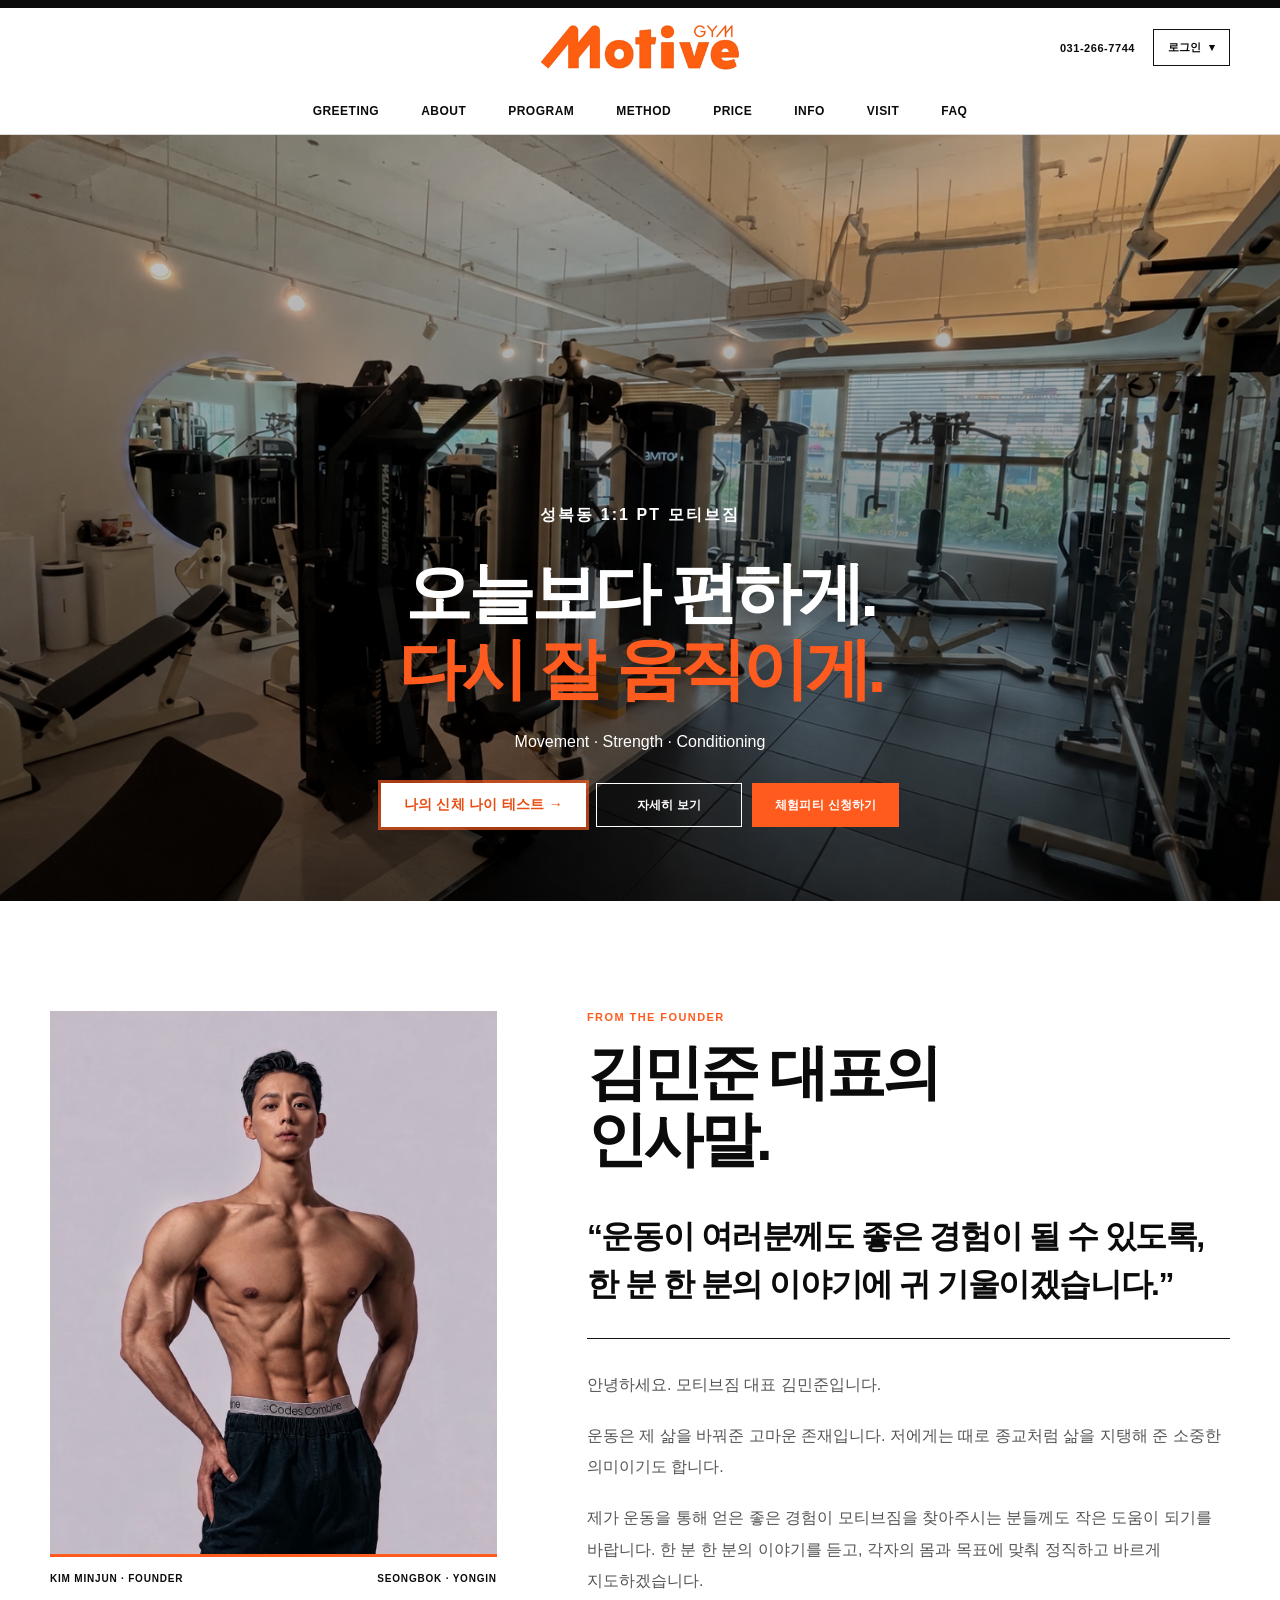
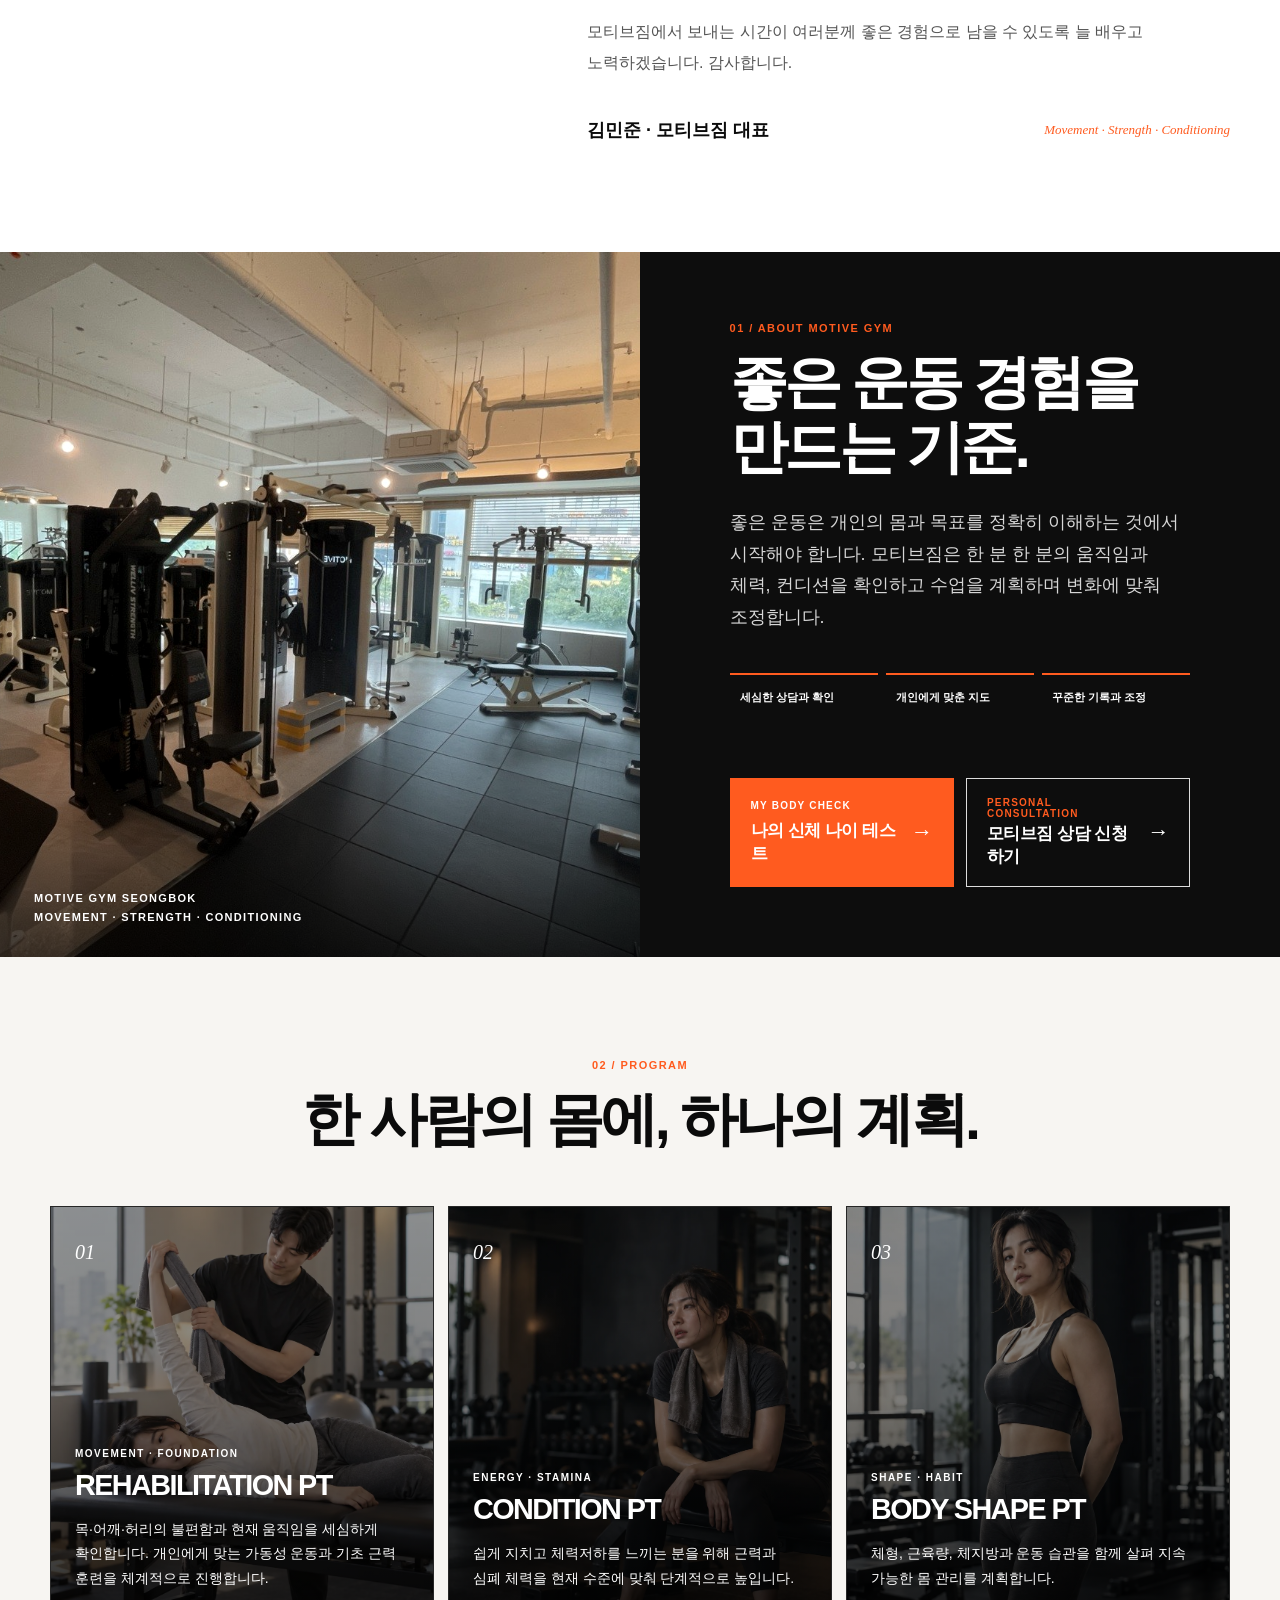
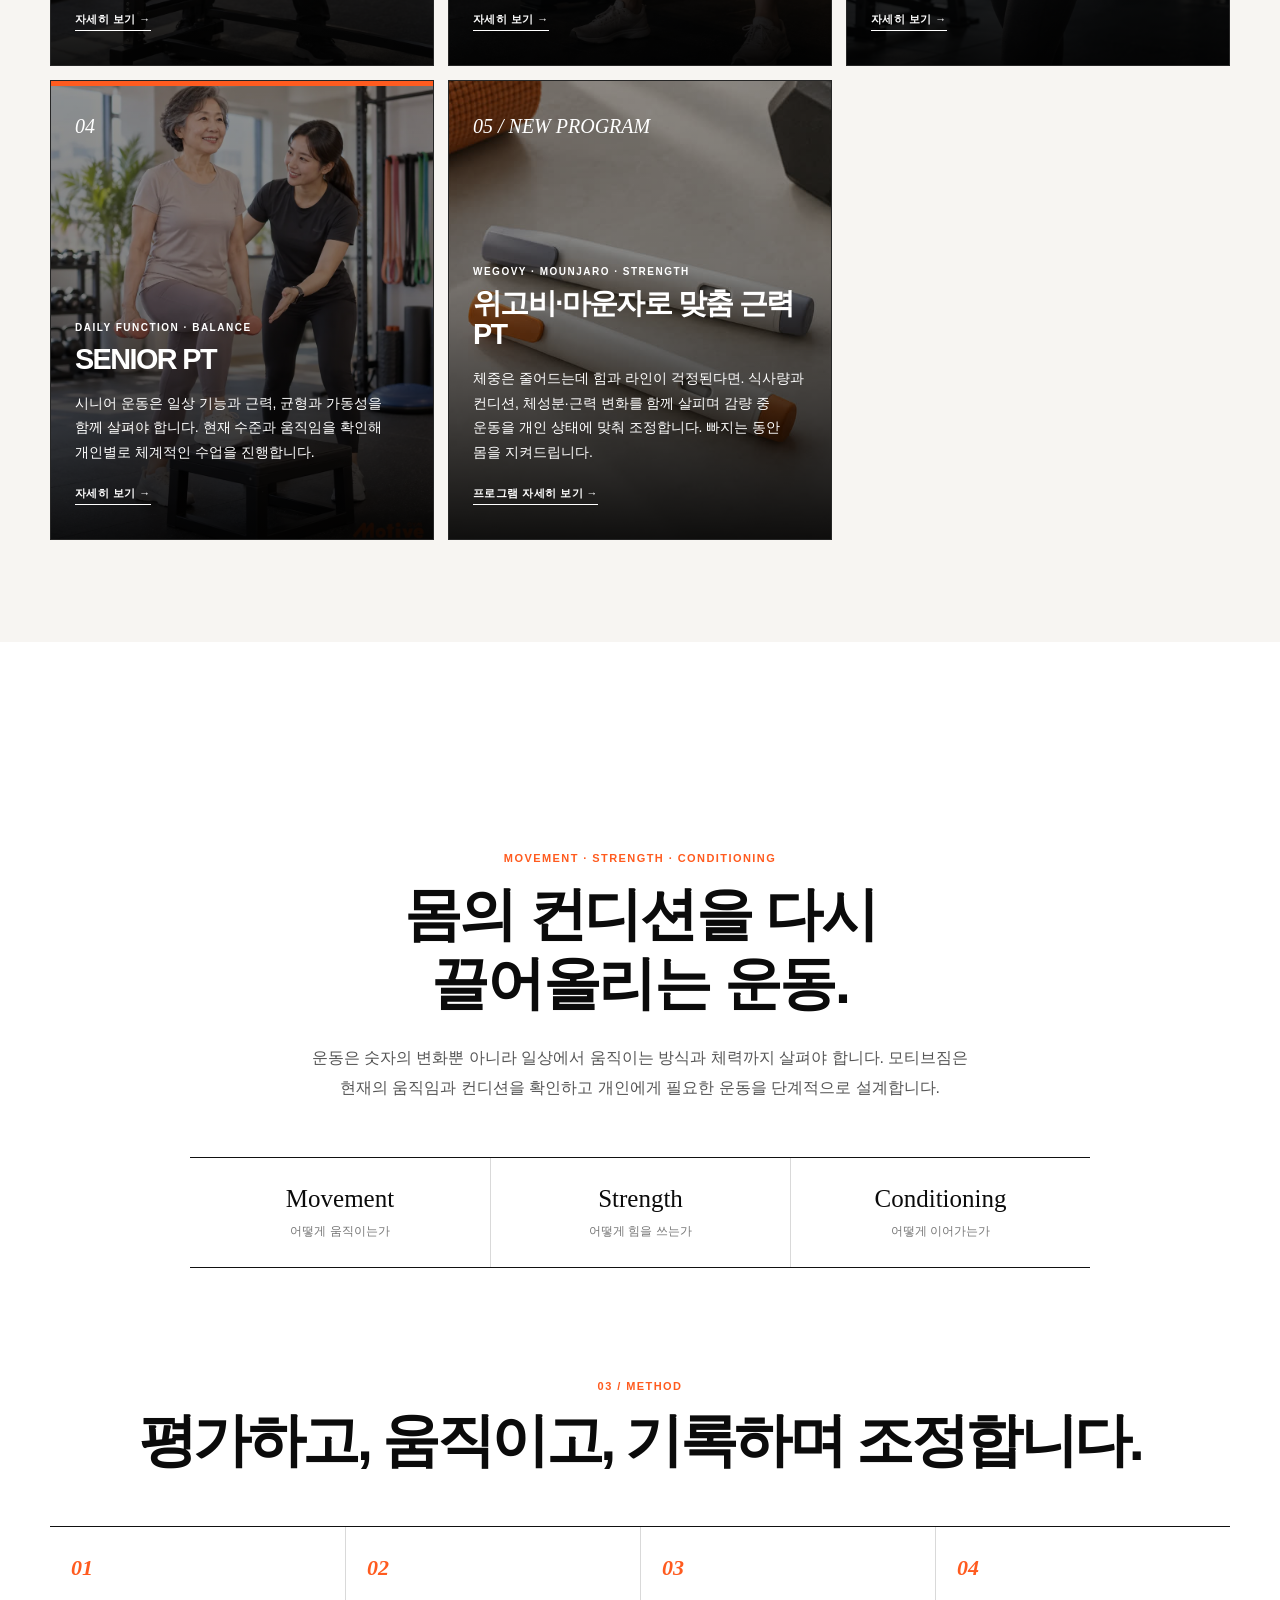
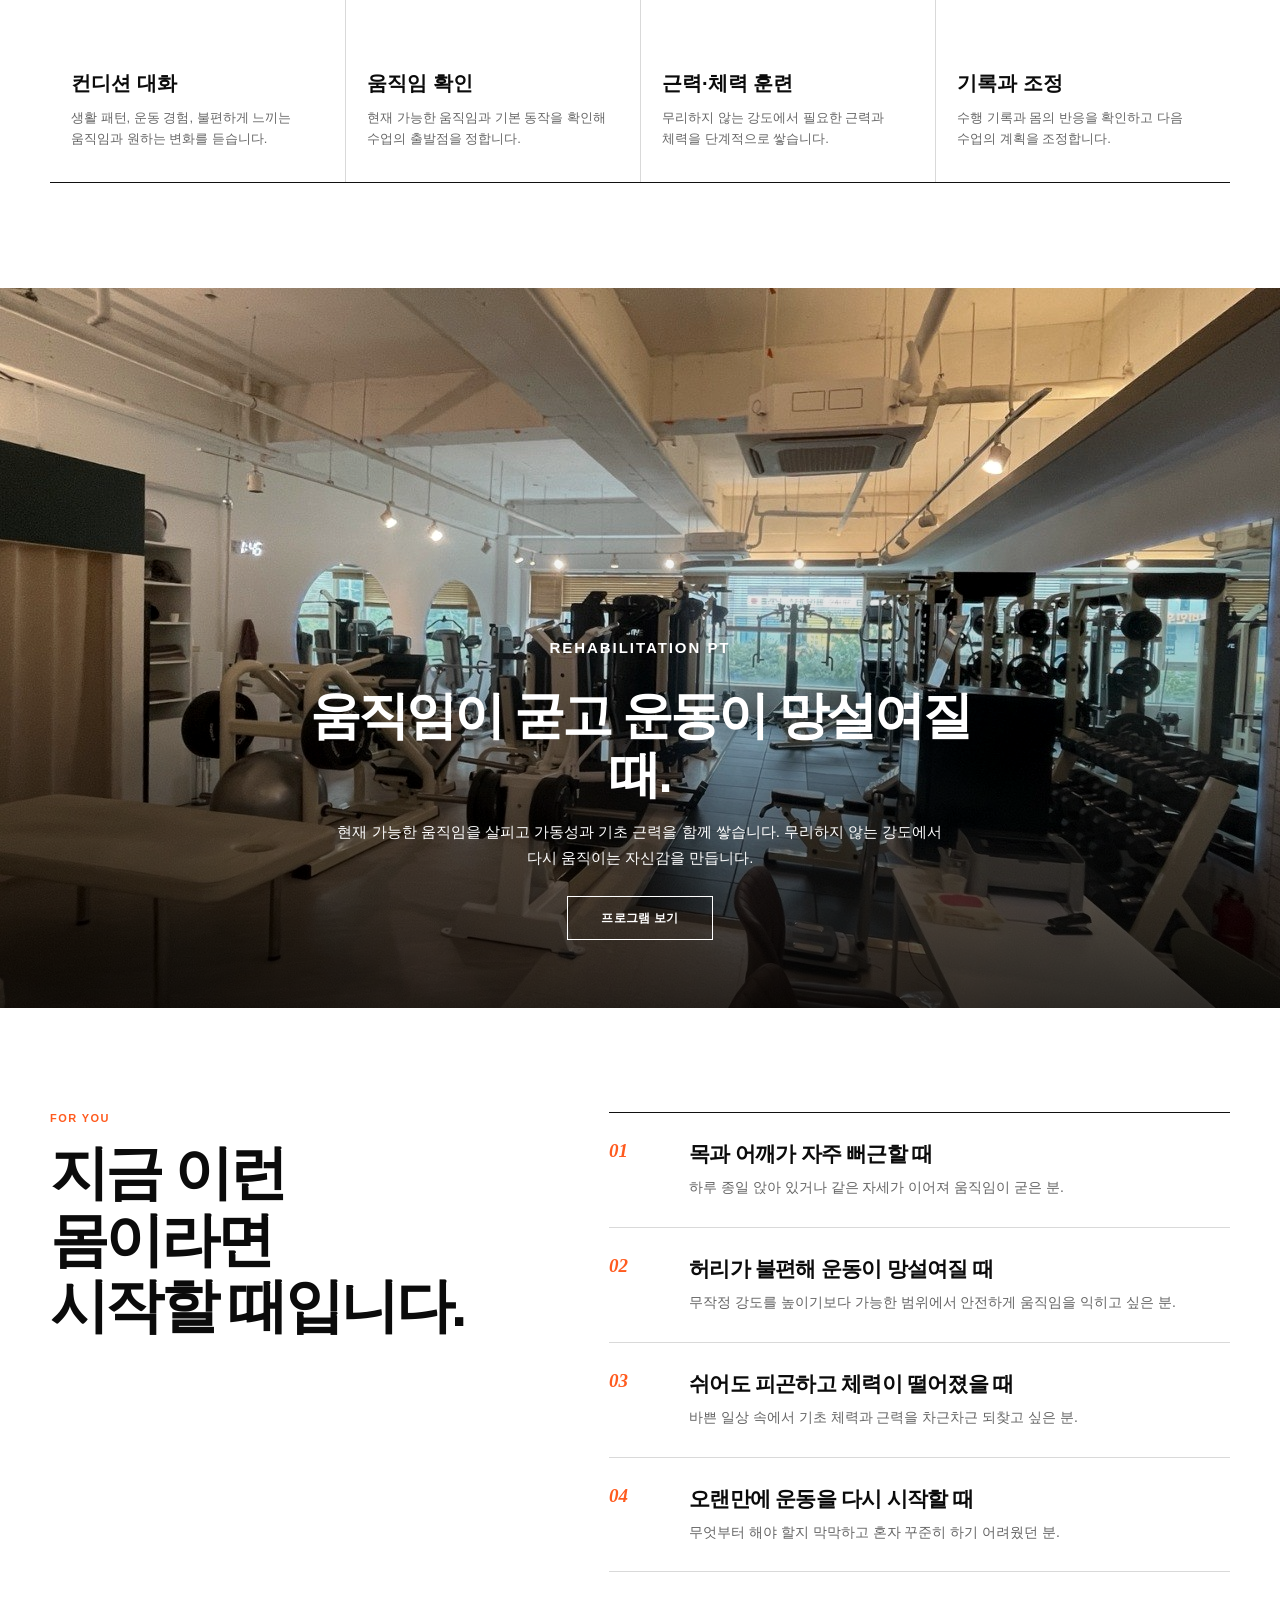
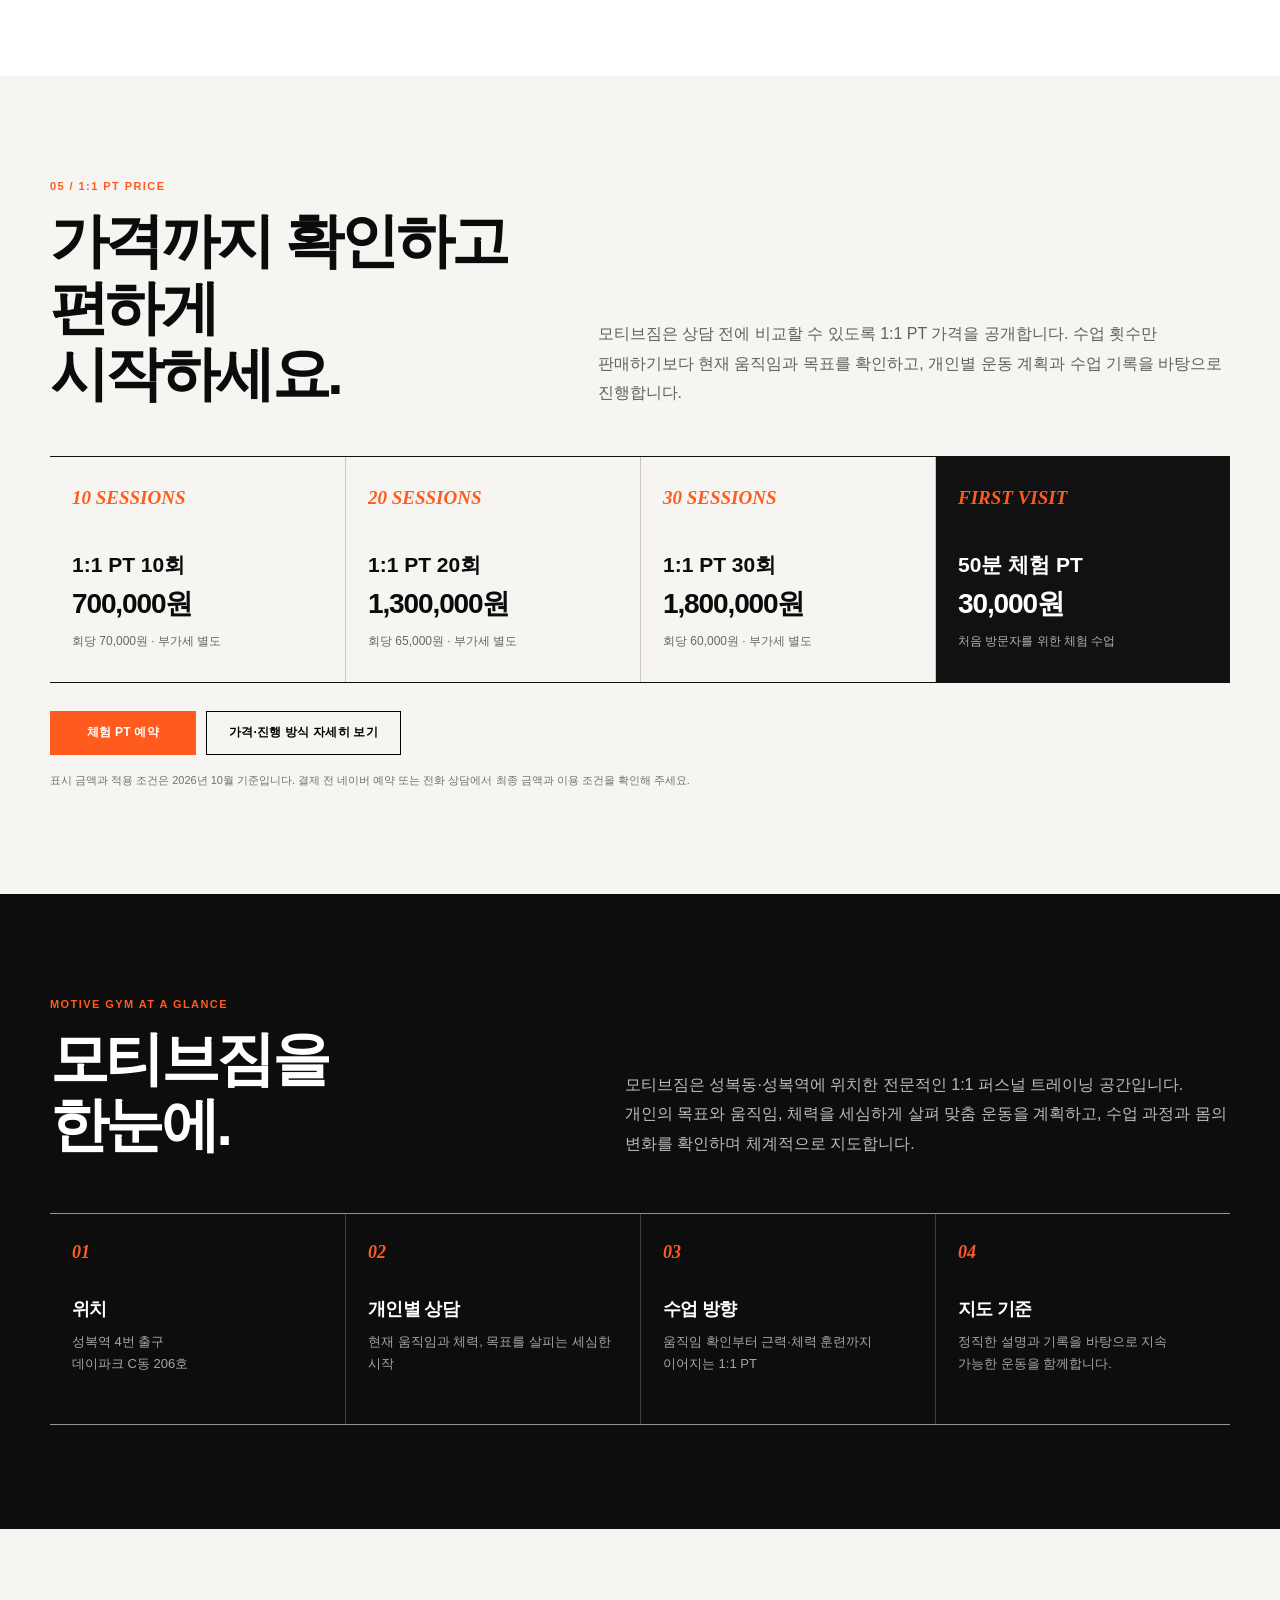
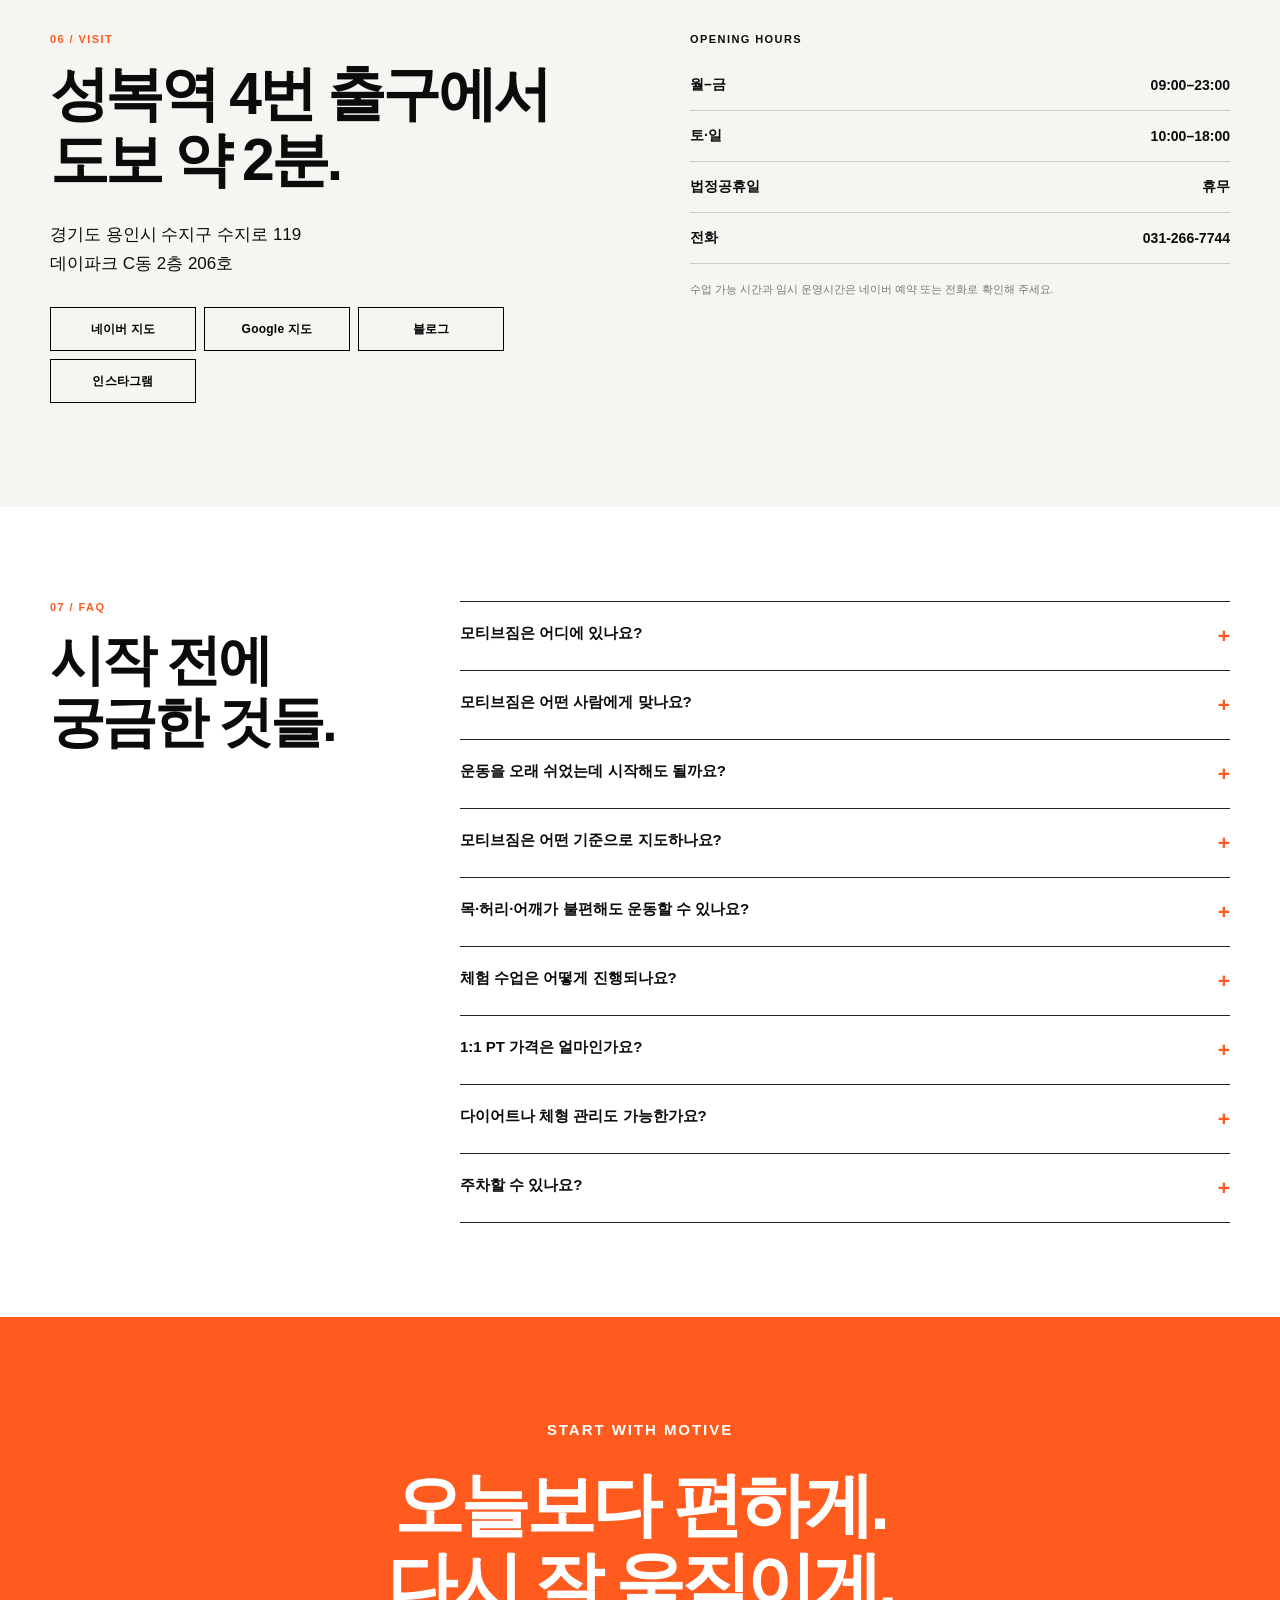
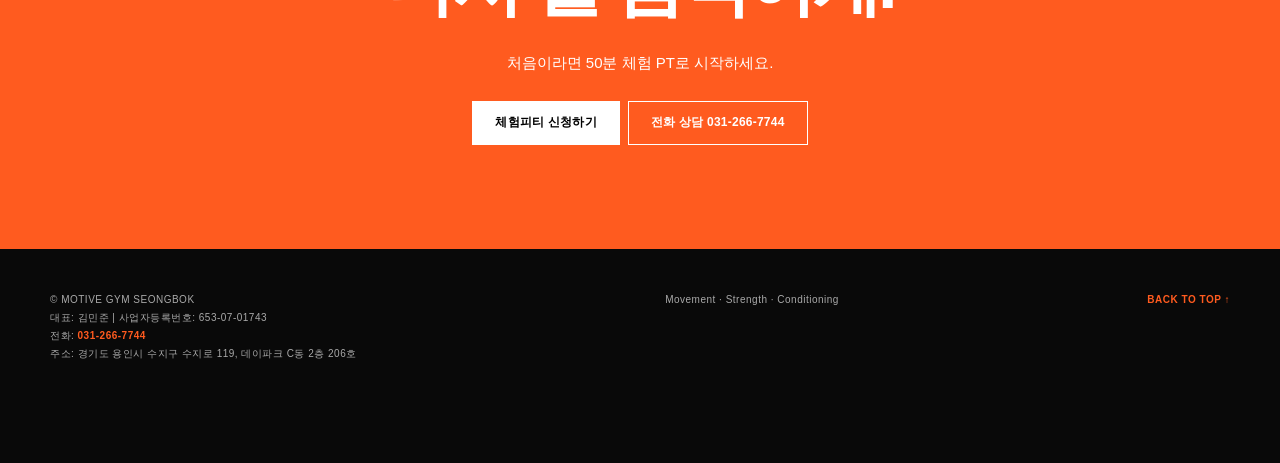
<file: index.html>
<!doctype html>
<html lang="ko-KR">
<head>
  <meta charset="utf-8">
  <meta name="viewport" content="width=device-width, initial-scale=1, viewport-fit=cover">
  <meta name="theme-color" content="#0b0b0b">
  <meta name="description" content="성복역 4번 출구 데이파크 C동 206호 모티브짐. 움직임과 체력을 살펴 체계적으로 지도하는 1:1 맞춤 PT와 프로그램을 안내합니다.">
  <meta name="keywords" content="모티브짐, MotiveGym, 성복동 PT, 성복역 PT, 성복동 1:1 PT, 체형 관리, 시니어 PT, 위고비 운동, 마운자로 운동, 근력운동">
  <meta name="author" content="모티브짐">
  <meta name="naver-site-verification" content="b409cac97ee9091174ddd94b132eac0c7437d6ca">
  <meta name="robots" content="index, follow, max-image-preview:large, max-snippet:-1, max-video-preview:-1">
  <meta name="googlebot" content="index, follow, max-image-preview:large, max-snippet:-1, max-video-preview:-1">
  <meta name="geo.region" content="KR-41">
  <meta name="geo.placename" content="성복동, 용인시 수지구">
  <meta property="og:title" content="모티브짐 | 성복동·성복역 1:1 PT">
  <meta property="og:description" content="성복역 4번 출구 데이파크 C동 206호 모티브짐. 움직임과 체력을 살펴 체계적으로 지도하는 1:1 맞춤 PT.">
  <meta property="og:type" content="website">
  <meta property="og:locale" content="ko_KR">
  <meta property="og:site_name" content="모티브짐">
  <link rel="canonical" href="https://motivegym.co.kr/">
  <link rel="alternate" hreflang="ko-KR" href="https://motivegym.co.kr/">
  <link rel="alternate" hreflang="x-default" href="https://motivegym.co.kr/">
  <link rel="sitemap" type="application/xml" href="https://motivegym.co.kr/sitemap.xml">
  <meta property="og:url" content="https://motivegym.co.kr/">
  <meta property="og:image" content="https://motivegym.co.kr/assets/motivegym-interior-01.jpg">
  <meta property="og:image:alt" content="성복역 4번 출구 앞 모티브짐 운동 공간">
  <meta name="twitter:card" content="summary_large_image">
  <meta name="twitter:title" content="모티브짐 | 성복동·성복역 1:1 PT">
  <meta name="twitter:description" content="성복역 4번 출구 데이파크 C동 206호 모티브짐. 움직임과 체력을 살펴 체계적으로 지도하는 1:1 맞춤 PT.">
  <meta name="twitter:image" content="https://motivegym.co.kr/assets/motivegym-interior-01.jpg">
  <link rel="icon" href="data:image/svg+xml,%3Csvg xmlns='http://www.w3.org/2000/svg' viewBox='0 0 64 64'%3E%3Crect width='64' height='64' fill='%230b0b0b'/%3E%3Cpath d='M9 45 24 19l8 13 9-13h14v26H45V31L32 49 24 35 17 45z' fill='%23ff5b1f'/%3E%3C/svg%3E">
  <title>모티브짐 | 성복동·성복역 1:1 맞춤 PT</title>
  <script type="application/ld+json">
  {
    "@context": "https://schema.org",
    "@graph": [
      {
        "@type": ["HealthClub", "ExerciseGym"],
        "@id": "https://motivegym.co.kr/#business",
        "name": "모티브짐",
        "alternateName": ["MotiveGym", "Motive Gym", "모티브짐 성복점"],
        "url": "https://motivegym.co.kr/",
        "logo": "https://motivegym.co.kr/assets/motivegym-logo.png",
        "image": [
          "https://motivegym.co.kr/assets/motivegym-interior-01.jpg",
          "https://motivegym.co.kr/assets/motivegym-interior-02.jpg"
        ],
        "description": "성복역 4번 출구 앞에서 개인의 움직임과 체력을 살피고 맞춤 1:1 퍼스널 트레이닝을 제공하는 모티브짐입니다.",
        "slogan": "오늘보다 편하게, 다시 잘 움직이게.",
        "telephone": "+82-31-266-7744",
        "priceRange": "₩₩",
        "address": {
          "@type": "PostalAddress",
          "streetAddress": "수지로 119 데이파크 C동 2층 206호",
          "addressLocality": "용인시 수지구",
          "addressRegion": "경기도",
          "addressCountry": "KR"
        },
        "geo": {"@type": "GeoCoordinates", "latitude": 37.3130195, "longitude": 127.0790766},
        "hasMap": "https://www.google.com/maps?cid=3171583335808988766",
        "openingHoursSpecification": [
          {"@type": "OpeningHoursSpecification", "dayOfWeek": ["Monday", "Tuesday", "Wednesday", "Thursday", "Friday"], "opens": "09:00", "closes": "23:00"},
          {"@type": "OpeningHoursSpecification", "dayOfWeek": ["Saturday", "Sunday"], "opens": "10:00", "closes": "18:00"}
        ],
        "founder": {"@id": "https://motivegym.co.kr/#kim-minjun"},
        "areaServed": [
          {"@type": "Place", "name": "성복동"},
          {"@type": "Place", "name": "성복역"},
          {"@type": "AdministrativeArea", "name": "용인시 수지구"}
        ],
        "sameAs": [
          "https://blog.naver.com/ssepeus",
          "https://www.instagram.com/motivegym_official/",
          "https://map.naver.com/p/entry/place/1687051931",
          "https://www.google.com/maps?cid=3171583335808988766"
        ],
        "hasOfferCatalog": {
          "@type": "OfferCatalog",
          "name": "모티브짐 1:1 PT 프로그램",
          "itemListElement": [
            {"@type": "Offer", "url": "https://motivegym.co.kr/body-reset-pt/", "itemOffered": {"@type": "Service", "name": "REHABILITATION PT", "description": "움직임과 기초 근력을 현재 가능한 범위에서 다시 쌓는 1:1 PT"}},
            {"@type": "Offer", "url": "https://motivegym.co.kr/condition-pt/", "itemOffered": {"@type": "Service", "name": "CONDITION PT", "description": "체력저하를 느끼는 분을 위한 근력·심폐 체력 중심의 1:1 PT"}},
            {"@type": "Offer", "url": "https://motivegym.co.kr/body-shape-pt/", "itemOffered": {"@type": "Service", "name": "BODY SHAPE PT", "description": "체형·근육량·운동 습관을 함께 살피는 1:1 PT"}},
            {"@type": "Offer", "url": "https://motivegym.co.kr/senior-pt/", "itemOffered": {"@type": "Service", "name": "SENIOR PT", "description": "50대 이후 운동 재시작을 위해 일상 기능, 근력, 균형과 가동성을 단계적으로 다루는 1:1 PT"}},
            {"@type": "Offer", "url": "https://motivegym.co.kr/wegovy-mounjaro-pt/", "itemOffered": {"@type": "Service", "name": "위고비·마운자로 맞춤 근력 PT", "description": "체중 감량 중 체성분, 근력과 컨디션을 함께 살피며 개인 상태에 맞춰 운동량을 조정하는 1:1 PT"}}
          ]
        },
        "makesOffer": [
          {"@type":"Offer","name":"1:1 PT 10회","price":"700000","priceCurrency":"KRW","url":"https://motivegym.co.kr/seongbok-pt-price/","description":"회당 70,000원, 부가세 별도"},
          {"@type":"Offer","name":"1:1 PT 20회","price":"1300000","priceCurrency":"KRW","url":"https://motivegym.co.kr/seongbok-pt-price/","description":"회당 65,000원, 부가세 별도"},
          {"@type":"Offer","name":"1:1 PT 30회","price":"1800000","priceCurrency":"KRW","url":"https://motivegym.co.kr/seongbok-pt-price/","description":"회당 60,000원, 부가세 별도"},
          {"@type":"Offer","name":"50분 체험 PT","price":"30000","priceCurrency":"KRW","url":"https://m.booking.naver.com/booking/6/bizes/1210623/items/8076905"}
        ]
      },
      {
        "@type": "Person",
        "@id": "https://motivegym.co.kr/#kim-minjun",
        "name": "김민준",
        "jobTitle": "모티브짐 대표 트레이너",
        "worksFor": {"@id": "https://motivegym.co.kr/#business"},
        "description": "운동을 통해 얻은 긍정적인 경험을 나누고 정직하고 바른 지도를 추구하는 모티브짐 대표입니다.",
        "knowsAbout": ["움직임 평가", "근력 운동", "체력 운동", "퍼스널 트레이닝", "운동 재시작"]
      },
      {
        "@type": "WebSite",
        "@id": "https://motivegym.co.kr/#website",
        "url": "https://motivegym.co.kr/",
        "name": "모티브짐",
        "alternateName": "MotiveGym",
        "inLanguage": "ko-KR",
        "publisher": {"@id": "https://motivegym.co.kr/#business"}
      },
      {
        "@type": "WebPage",
        "@id": "https://motivegym.co.kr/#webpage",
        "url": "https://motivegym.co.kr/",
        "name": "모티브짐 | 성복동·성복역 1:1 맞춤 PT",
        "description": "성복역 4번 출구 데이파크 C동 206호 모티브짐. 움직임과 체력을 살펴 체계적으로 지도하는 1:1 맞춤 PT와 프로그램을 안내합니다.",
        "inLanguage": "ko-KR",
        "isPartOf": {"@id": "https://motivegym.co.kr/#website"},
        "about": {"@id": "https://motivegym.co.kr/#business"},
        "mainEntity": {"@id": "https://motivegym.co.kr/#business"}
      },
      {
        "@type": "FAQPage",
        "@id": "https://motivegym.co.kr/#faqpage",
        "mainEntity": [
          {"@type": "Question", "name": "모티브짐은 어디에 있나요?", "acceptedAnswer": {"@type": "Answer", "text": "성복역 4번 출구 앞에 있습니다. 정확한 길 안내는 아래 네이버 지도 링크에서 확인해 주세요."}},
          {"@type": "Question", "name": "모티브짐은 어떤 사람에게 맞나요?", "acceptedAnswer": {"@type": "Answer", "text": "목·허리·어깨가 불편하거나 만성피로와 체력저하를 느끼는 30~50대, 운동을 오래 쉬었다가 다시 시작하는 분, 50대 이후 근력과 균형 운동이 필요한 분에게 맞습니다."}},
          {"@type": "Question", "name": "운동을 오래 쉬었는데 시작해도 될까요?", "acceptedAnswer": {"@type": "Answer", "text": "네. 첫 수업에서 현재 체력과 움직임을 확인하고 가능한 범위에서 강도를 정합니다."}},
          {"@type": "Question", "name": "모티브짐은 어떤 기준으로 지도하나요?", "acceptedAnswer": {"@type": "Answer", "text": "고객님의 목표와 현재 움직임, 체력을 살피고 개인에게 맞춰 수업을 계획하고 조정합니다. 운동을 오래 이어갈 수 있도록 정직하고 바르게 지도합니다."}},
          {"@type": "Question", "name": "목·허리·어깨가 불편해도 운동할 수 있나요?", "acceptedAnswer": {"@type": "Answer", "text": "불편함의 정도와 움직임을 먼저 살핀 뒤 무리하지 않는 범위에서 진행합니다. 심한 통증이나 의학적 판단이 필요한 상태라면 의료기관 상담을 먼저 권합니다."}},
          {"@type": "Question", "name": "체험 수업은 어떻게 진행되나요?", "acceptedAnswer": {"@type": "Answer", "text": "처음 방문자를 위한 50분 체험 PT가 있습니다. 네이버 예약 안내 가격은 30,000원이며 가능한 일정과 상세 조건은 예약 화면에서 확인할 수 있습니다."}},
          {"@type": "Question", "name": "성복동 모티브짐 PT 가격은 얼마인가요?", "acceptedAnswer": {"@type": "Answer", "text": "1:1 PT는 10회 700,000원, 20회 1,300,000원, 30회 1,800,000원이며 부가세는 별도입니다. 처음 방문자는 50분 체험 PT 30,000원으로 시작할 수 있습니다."}},
          {"@type": "Question", "name": "다이어트나 체형 관리도 가능한가요?", "acceptedAnswer": {"@type": "Answer", "text": "가능합니다. 체중 감량만을 앞세우기보다 근육량, 근력, 체형과 운동 습관을 함께 살펴 지속 가능한 방향을 계획합니다."}},
          {"@type": "Question", "name": "주차할 수 있나요?", "acceptedAnswer": {"@type": "Answer", "text": "무료 주차가 가능합니다. 정확한 주차 위치와 이용 방법은 방문 전에 전화로 확인해 주세요."}}
        ]
      }
    ]
  }
  </script>
  <style>
    :root{--black:#0b0b0b;--white:#fff;--ivory:#f7f5f2;--orange:#ff5b1f;--gray:#727272;--line:#d9d9d9;--max:1180px}
    *{box-sizing:border-box}
    html{scroll-behavior:smooth;scroll-padding-top:126px}
    body{margin:0;background:var(--white);color:var(--black);font-family:-apple-system,BlinkMacSystemFont,"Pretendard","Noto Sans KR","Malgun Gothic",Arial,sans-serif;-webkit-font-smoothing:antialiased}
    body:before{content:"";position:fixed;z-index:200;inset:0 0 auto;height:8px;background:var(--black)}
    img{display:block;max-width:100%}a{color:inherit;text-decoration:none}button{font:inherit}
    :focus-visible{outline:2px solid var(--orange);outline-offset:4px}::selection{background:var(--orange);color:#fff}
    .skip{position:fixed;z-index:300;top:-70px;left:16px;background:#fff;padding:12px 18px;font-weight:800}.skip:focus{top:16px}
    .wrap{width:min(calc(100% - 48px),var(--max));margin:auto}
    .label{margin:0 0 16px;font-size:11px;font-weight:800;letter-spacing:.13em;text-transform:uppercase}
    .label.orange{color:var(--orange)}
    .center{text-align:center}
    .button{display:inline-flex;min-width:146px;min-height:44px;padding:0 22px;align-items:center;justify-content:center;border:1px solid currentColor;background:transparent;font-size:12px;font-weight:800;letter-spacing:.02em;transition:background .2s,color .2s,transform .2s}
    .button:hover{transform:translateY(-2px)}
    .button-light{color:#fff}.button-light:hover{background:#fff;color:#000}
    .button-dark{color:#000}.button-dark:hover{background:#000;color:#fff}
    .button-orange{background:var(--orange);border-color:var(--orange);color:#fff}.button-orange:hover{background:#ff703d}

    .site-header{position:sticky;z-index:100;top:0;padding-top:8px;background:#fff;border-bottom:1px solid var(--line)}
    .header-main{position:relative;height:79px;display:flex;align-items:center;justify-content:center}
    .official-logo{width:210px;height:58px;display:flex;align-items:center;justify-content:center}
    .official-logo img{width:100%;height:auto;object-fit:contain}
    .header-side{position:absolute;right:0;display:flex;align-items:center;gap:18px;font-size:11px;font-weight:800}
    .header-side a:first-child{letter-spacing:.05em}
    .login-menu{position:relative;border:0!important}
    .login-menu summary{display:flex;align-items:center;gap:8px;padding:10px 14px;border:1px solid #111;cursor:pointer;list-style:none;font-size:11px;font-weight:800;white-space:nowrap}
    .login-menu summary::-webkit-details-marker{display:none}
    .login-menu summary:after{content:"▾";position:static;color:inherit;font-size:11px}
    .login-menu[open] summary:after{content:"▴"}
    .login-menu[open] summary,.login-menu summary:hover{background:#111;color:#fff}
    .login-options{position:absolute;top:calc(100% + 6px);right:0;z-index:200;min-width:190px;padding:6px;background:#fff;border:1px solid #111;box-shadow:0 12px 26px #0002}
    .login-options a,.login-options span{display:flex;justify-content:space-between;align-items:center;gap:12px;padding:12px 10px;color:#111;font-size:12px;white-space:nowrap}
    .login-options a:hover,.login-options a:focus-visible{background:#fff0e9;color:var(--orange)}
    .login-options .login-disabled{color:#888;cursor:not-allowed}
    .login-options small{font-size:10px;font-weight:700}
    .nav{height:47px;display:flex;align-items:center;justify-content:center;gap:42px;font-size:12px;font-weight:700;letter-spacing:.04em;white-space:nowrap}
    .nav a{position:relative;padding:14px 0}.nav a:after{content:"";position:absolute;left:50%;right:50%;bottom:8px;height:2px;background:var(--orange);transition:left .2s,right .2s}.nav a:hover:after{left:0;right:0}

    .hero{position:relative;min-height:calc(100svh - 134px);display:flex;align-items:flex-end;justify-content:center;overflow:hidden;background:#111;color:#fff}
    .hero>img{position:absolute;inset:0;width:100%;height:100%;object-fit:cover;filter:saturate(.78) contrast(1.05)}
    .hero:after{content:"";position:absolute;inset:0;background:linear-gradient(180deg,rgba(0,0,0,.16),rgba(0,0,0,.72))}
    .hero-content{position:relative;z-index:2;text-align:center;padding:70px 22px 74px;max-width:920px}
    .hero h1{margin:0 0 20px;font-size:clamp(44px,5.2vw,76px);line-height:1.14;letter-spacing:-.06em;text-shadow:0 2px 18px rgba(0,0,0,.25);word-break:keep-all}
    .hero h1>span{display:block}.hero h1 .hero-kicker{color:#fff}.hero h1 .hero-kicker span{display:inline}.hero h1 .hero-accent{color:var(--orange)}
    .hero p{margin:0 0 28px;font-size:16px;line-height:1.7;word-break:keep-all}
    .hero-actions{display:flex;justify-content:center;gap:10px;flex-wrap:wrap}.button-body-test{background:#fff;border-color:#fff;color:#e84c12;font-size:14px;box-shadow:0 0 0 3px rgba(255,91,31,.65)}.button-body-test:hover,.button-body-test:focus-visible{background:#fff2eb;color:#c8420e}

    .intro{padding:105px 0 112px;background:#fff}
    .intro h2{margin:0 auto 25px;max-width:820px;font-size:clamp(39px,4.7vw,66px);line-height:1.15;letter-spacing:-.06em;word-break:keep-all}
    .intro-copy{max-width:700px;margin:0 auto;color:#555;font-size:16px;line-height:1.85;word-break:keep-all}
    .pillars{max-width:900px;margin:54px auto 0;display:grid;grid-template-columns:repeat(3,1fr);border-top:1px solid #111;border-bottom:1px solid #111}
    .pillar{padding:27px 18px}.pillar+.pillar{border-left:1px solid var(--line)}
    .pillar b{display:block;margin-bottom:8px;font-family:Georgia,serif;font-size:25px;font-weight:500}.pillar span{font-size:12px;color:#777}

    .feature{position:relative;min-height:720px;display:flex;align-items:flex-end;justify-content:center;overflow:hidden;background:#111;color:#fff}
    .feature>img{position:absolute;inset:0;width:100%;height:100%;object-fit:cover;filter:saturate(.78) contrast(1.04)}
    .feature:after{content:"";position:absolute;inset:0;background:linear-gradient(180deg,transparent 35%,rgba(0,0,0,.78))}
    .feature-content{position:relative;z-index:2;text-align:center;max-width:750px;padding:70px 22px 68px}
    .feature h2{margin:0 0 14px;font-size:clamp(36px,4vw,58px);line-height:1.16;letter-spacing:-.055em;word-break:keep-all}
    .feature p{margin:0 auto 25px;max-width:620px;font-size:15px;line-height:1.75;word-break:keep-all}

    .programs{background:var(--ivory);padding:102px 0}
    .programs h2{margin:0 0 55px;font-size:clamp(38px,4.5vw,64px);line-height:1.12;letter-spacing:-.06em}
    .program-grid{display:grid;grid-template-columns:repeat(3,minmax(0,1fr));grid-auto-rows:1fr;gap:14px}
    .program-card{position:relative;min-height:460px;padding:34px 24px;display:flex;flex-direction:column;justify-content:space-between;overflow:hidden;background:#fff;border:1px solid #dedbd7;transition:transform .2s,box-shadow .2s,border-color .2s}
    .program-card.dark{background:#101010;color:#fff;border-color:#101010}.program-card.orange{background:var(--orange);color:#fff;border-color:var(--orange)}
    .program-card.senior{border-color:var(--orange);box-shadow:inset 0 5px 0 var(--orange)}.program-card:hover,.program-card:focus-visible{transform:translateY(-5px);box-shadow:0 16px 34px rgba(0,0,0,.1);outline:none}.program-card.senior:hover,.program-card.senior:focus-visible{box-shadow:inset 0 5px 0 var(--orange),0 16px 34px rgba(0,0,0,.1)}
    .program-card:before,.program-card:after{content:"";position:absolute;border:1px solid currentColor;border-radius:50%;opacity:.14}
    .program-card:before{width:330px;height:330px;right:-175px;top:-120px}.program-card:after{width:170px;height:170px;right:-65px;top:10px}
    .program-no{position:relative;z-index:1;font-family:Georgia,serif;font-size:20px;font-style:italic}
    .program-card h3{position:relative;z-index:1;margin:0 0 16px;font-size:clamp(26px,2.25vw,33px);line-height:1.08;letter-spacing:-.055em}.program-card h3 small{display:block;margin-bottom:10px;font-size:10px;letter-spacing:.15em}
    .program-card p{position:relative;z-index:1;margin:0;font-size:14px;line-height:1.75;word-break:keep-all;opacity:.76}
    .program-more{position:relative;z-index:1;display:inline-block;margin-top:22px;padding-bottom:3px;border-bottom:1px solid var(--orange);color:var(--orange);font-size:11px;font-weight:900;letter-spacing:.04em}.program-card.dark .program-more,.program-card.orange .program-more{border-color:currentColor;color:inherit}
    .program-card.medication{background:#111 url('assets/motivegym-interior-02.jpg') center 55%/cover no-repeat;color:#fff;border-color:#111}.program-card.medication:before{display:none}.program-card.medication:after{inset:0;width:auto;height:auto;right:0;top:0;border:0;border-radius:0;opacity:1;background:linear-gradient(90deg,rgba(0,0,0,.94),rgba(0,0,0,.79) 52%,rgba(0,0,0,.22))}.program-card.medication p{max-width:650px;color:#fff;opacity:.9}.program-card.medication .program-more{color:#fff;border-color:#fff}


    /* Program imagery uses a consistent overlay to keep text readable. */
    .program-card.rehab,.program-card.dark,.program-card.orange,.program-card.senior,.program-card.medication{color:#fff;border-color:#262626;background-color:#111;background-size:cover;background-position:center 38%;background-repeat:no-repeat}
    .program-card.rehab{background-image:linear-gradient(180deg,rgba(0,0,0,.42),rgba(0,0,0,.48) 42%,rgba(0,0,0,.93)),url('assets/rehabilitation-bed-care-v1.webp')}
    .program-card.dark{background-image:linear-gradient(180deg,rgba(0,0,0,.42),rgba(0,0,0,.48) 42%,rgba(0,0,0,.93)),url('assets/condition-card-v1.webp')}
    .program-card.orange{background-image:linear-gradient(180deg,rgba(0,0,0,.42),rgba(0,0,0,.48) 42%,rgba(0,0,0,.93)),url('assets/body-shape-card-v1.webp')}
    .program-card.senior{background-image:linear-gradient(180deg,rgba(0,0,0,.42),rgba(0,0,0,.48) 42%,rgba(0,0,0,.93)),url('assets/senior-pt/strength-balance-training.webp')}
    .program-card.medication{background-image:linear-gradient(180deg,rgba(0,0,0,.42),rgba(0,0,0,.48) 42%,rgba(0,0,0,.93)),url('assets/wegovy-mounjaro-pt/injection-pen-concept.jpg')}
    .program-card:before,.program-card:after,.program-card.medication:after{display:none}
    .program-card p,.program-card.medication p{color:#fff;opacity:1}
    .program-card .program-more{color:#fff;border-color:#fff}
    .program-disclosure{margin:16px 0 0;color:#666;font-size:12px;line-height:1.5}

    .audience{padding:104px 0;background:#fff}
    .audience-grid{display:grid;grid-template-columns:.85fr 1.15fr;gap:100px;align-items:start}
    .audience h2{position:sticky;top:164px;margin:0;font-size:clamp(40px,4.6vw,64px);line-height:1.13;letter-spacing:-.06em;word-break:keep-all}
    .signal-list{border-top:1px solid #111}
    .signal{display:grid;grid-template-columns:62px 1fr;gap:18px;padding:27px 0;border-bottom:1px solid var(--line)}
    .signal b{font-family:Georgia,serif;color:var(--orange);font-size:19px;font-style:italic}.signal h3{margin:0 0 8px;font-size:21px;letter-spacing:-.035em}.signal p{margin:0;color:#656565;font-size:14px;line-height:1.7;word-break:keep-all}

    .story{display:grid;grid-template-columns:1fr 1fr;min-height:680px;background:#0d0d0d;color:#fff}
    .story-photo{position:relative;overflow:hidden;background:#151515}
    .story-photo img{width:100%;height:100%;min-height:680px;object-fit:cover;filter:saturate(.78) contrast(1.04)}
    .story-photo:after{content:"";position:absolute;inset:0;background:linear-gradient(180deg,transparent 55%,rgba(0,0,0,.72))}
    .story-caption{position:absolute;z-index:2;left:34px;right:34px;bottom:30px;margin:0;color:#fff;font-size:11px;font-weight:800;letter-spacing:.12em;line-height:1.7}
    .story-copy{display:flex;flex-direction:column;justify-content:center;padding:70px clamp(42px,7vw,110px)}
    .story h2{margin:0 0 28px;font-size:clamp(40px,4.5vw,63px);line-height:1.12;letter-spacing:-.06em;word-break:keep-all}
    .story .lead{margin:0 0 30px;font-size:18px;line-height:1.75;word-break:keep-all;color:rgba(255,255,255,.83)}
    .coach-line{display:flex;align-items:flex-end;justify-content:space-between;gap:20px;margin:0 0 28px;padding-bottom:22px;border-bottom:1px solid rgba(255,255,255,.22)}
    .coach-line strong{font-size:25px;letter-spacing:-.04em}.coach-line span{color:var(--orange);font-size:10px;font-weight:900;letter-spacing:.12em;text-align:right}
    .credentials{display:grid;grid-template-columns:repeat(3,1fr);gap:8px;margin:10px 0 28px}
    .credential{padding:14px 10px;border-top:2px solid var(--orange);font-size:11px;line-height:1.5;font-weight:800}
    .story .fine{margin:0;color:rgba(255,255,255,.53);font-size:11px;line-height:1.75;word-break:keep-all}

    .pricing{padding:104px 0;background:var(--ivory)}
    .pricing-head{display:grid;grid-template-columns:.85fr 1.15fr;gap:80px;align-items:end;margin-bottom:48px}
    .pricing h2{margin:0;font-size:clamp(40px,4.6vw,64px);line-height:1.13;letter-spacing:-.06em;word-break:keep-all}
    .pricing-lead{margin:0;color:#606060;font-size:16px;line-height:1.85;word-break:keep-all}
    .price-grid{display:grid;grid-template-columns:repeat(4,1fr);border-top:1px solid #111;border-bottom:1px solid #111}
    .price-card{padding:30px 22px;min-height:225px;display:flex;flex-direction:column}.price-card+.price-card{border-left:1px solid #cbc7c1}
    .price-card b{font-family:Georgia,serif;color:var(--orange);font-size:19px;font-style:italic}.price-card h3{margin:auto 0 6px;font-size:21px}.price-card strong{font-size:28px;letter-spacing:-.04em}.price-card p{margin:9px 0 0;color:#666;font-size:12px;line-height:1.65}
    .price-card.trial{background:#111;color:#fff}.price-card.trial p{color:rgba(255,255,255,.68)}
    .pricing-links{display:flex;flex-wrap:wrap;gap:10px;margin-top:28px}.pricing-note{margin:16px 0 0;color:#707070;font-size:11px;line-height:1.7}

    .greeting{padding:110px 0;background:#fff}
    .greeting-grid{display:grid;grid-template-columns:.82fr 1.18fr;gap:90px;align-items:start}
    .greeting-visual{position:sticky;top:164px;margin:0}
    .greeting-visual img{width:100%;height:auto;aspect-ratio:auto;display:block;filter:saturate(.82) contrast(1.03)}
    .greeting-visual figcaption{display:flex;justify-content:space-between;gap:20px;padding-top:14px;border-top:3px solid var(--orange);font-size:10px;font-weight:800;letter-spacing:.08em;line-height:1.6}
    .greeting-copy h2{margin:0 0 38px;font-size:clamp(41px,4.7vw,66px);line-height:1.12;letter-spacing:-.06em;word-break:keep-all}
    .greeting-quote{margin:0 0 30px;padding:0 0 30px;border-bottom:1px solid #111;font-size:clamp(23px,2.5vw,34px);font-weight:800;line-height:1.5;letter-spacing:-.045em;word-break:keep-all}
    .greeting-body{margin:0;color:#555;font-size:16px;line-height:1.95;word-break:keep-all}
    .greeting-body p{margin:0 0 20px}.greeting-sign{margin-top:40px;display:flex;align-items:center;justify-content:space-between;gap:24px}.greeting-sign b{font-size:18px}.greeting-sign span{font-family:Georgia,serif;color:var(--orange);font-size:13px;font-style:italic}

    .method{padding:105px 0;background:#fff}
    .method h2{margin:0 0 54px;font-size:clamp(38px,4.5vw,64px);line-height:1.12;letter-spacing:-.06em}
    .method .intro h2{margin:0 auto 25px;line-height:1.2;letter-spacing:-.04em;text-wrap:balance}
    .steps{display:grid;grid-template-columns:repeat(4,1fr);border-top:1px solid #111;border-bottom:1px solid #111}
    .step{padding:28px 21px 32px;min-height:255px;display:flex;flex-direction:column}.step+.step{border-left:1px solid var(--line)}
    .step b{font-family:Georgia,serif;color:var(--orange);font-size:22px;font-style:italic}.step h3{margin:auto 0 10px;font-size:20px}.step p{margin:0;color:#666;font-size:13px;line-height:1.68;word-break:keep-all}

    .entity{padding:104px 0;background:#0d0d0d;color:#fff}
    .entity-heading{display:grid;grid-template-columns:.9fr 1.1fr;gap:80px;align-items:end;margin-bottom:54px}
    .entity h2{margin:0;font-size:clamp(40px,4.6vw,64px);line-height:1.13;letter-spacing:-.06em;word-break:keep-all}
    .entity-lead{margin:0;color:rgba(255,255,255,.72);font-size:16px;line-height:1.85;word-break:keep-all}
    .fact-grid{display:grid;grid-template-columns:repeat(4,1fr);border-top:1px solid rgba(255,255,255,.55);border-bottom:1px solid rgba(255,255,255,.55)}
    .fact{padding:28px 22px 30px;min-height:210px}.fact+.fact{border-left:1px solid rgba(255,255,255,.2)}
    .fact b{display:block;margin-bottom:34px;color:var(--orange);font-family:Georgia,serif;font-size:18px;font-style:italic}.fact h3{margin:0 0 10px;font-size:18px;letter-spacing:-.035em}.fact p{margin:0;color:rgba(255,255,255,.63);font-size:13px;line-height:1.7;word-break:keep-all}.fact-link{display:inline-block;margin-top:15px;color:var(--orange);font-size:11px;font-weight:900;border-bottom:1px solid currentColor}

    .visit{padding:104px 0;background:var(--ivory)}
    .visit-grid{display:grid;grid-template-columns:1fr 1fr;gap:100px}
    .visit h2{margin:0 0 26px;font-size:clamp(40px,4.6vw,64px);line-height:1.13;letter-spacing:-.06em;word-break:keep-all}
    .address{margin:0 0 28px;font-size:17px;line-height:1.75}.link-row{display:flex;flex-wrap:wrap;gap:8px}
    .hours{width:100%;border-collapse:collapse;font-size:14px}.hours caption{text-align:left;margin:0 0 15px;font-size:11px;font-weight:800;letter-spacing:.13em}.hours th,.hours td{padding:16px 0;border-bottom:1px solid #ccc}.hours th{text-align:left}.hours td{text-align:right;font-weight:700}
    .visit-note{font-size:11px;color:#777;line-height:1.7;margin-top:16px}

    .faq{padding:94px 0;background:#fff}.faq-grid{display:grid;grid-template-columns:330px 1fr;gap:80px}.faq h2{margin:0;font-size:clamp(38px,4.3vw,58px);line-height:1.13;letter-spacing:-.055em}
    details{border-top:1px solid #222}details:last-child{border-bottom:1px solid #222}summary{cursor:pointer;list-style:none;display:flex;justify-content:space-between;gap:20px;padding:22px 0;font-size:15px;font-weight:800}summary::-webkit-details-marker{display:none}summary:after{content:"+";color:var(--orange);font-size:21px}details[open] summary:after{content:"−"}details p{max-width:720px;margin:-2px 40px 23px 0;color:#666;font-size:13px;line-height:1.75;word-break:keep-all}

    .closing{padding:104px 0;background:var(--orange);color:#fff;text-align:center}
    .closing h2{max-width:900px;margin:0 auto 30px;font-size:clamp(44px,5.5vw,78px);line-height:1.12;letter-spacing:-.06em;word-break:keep-all}
    .closing p{margin:0 0 28px;font-size:15px}.closing-actions{display:flex;justify-content:center;flex-wrap:wrap;gap:8px}
    .closing .button{border-color:#fff}.closing .button:first-child{background:#fff;color:#000}
    footer{padding:42px 0 100px;background:#090909;color:rgba(255,255,255,.65);font-size:10px;line-height:1.8;letter-spacing:.05em}.footer-grid{display:flex;justify-content:space-between;gap:30px;flex-wrap:wrap}.footer-grid a{color:var(--orange);font-weight:800}

    .mobile-bar{display:none;position:fixed;z-index:150;left:0;right:0;bottom:0;padding:9px 11px calc(9px + env(safe-area-inset-bottom));background:rgba(9,9,9,.95);gap:8px}.mobile-bar a{flex:1;min-height:48px;display:flex;align-items:center;justify-content:center;color:#fff;border:1px solid rgba(255,255,255,.35);font-size:12px;font-weight:800}.mobile-bar a:last-child{background:var(--orange);border-color:var(--orange)}
    .reveal{opacity:1;transform:none}

    @media(max-width:1100px){.program-grid{grid-template-columns:repeat(2,minmax(0,1fr))}.program-card{min-height:400px}}
    @media(max-width:900px){
      .header-side>a:first-child{display:none}.nav{gap:24px;overflow:auto;justify-content:flex-start;padding-inline:24px}.hero{min-height:720px}.program-grid{grid-template-columns:repeat(2,minmax(0,1fr))}.program-card{min-height:370px}.audience-grid{grid-template-columns:1fr;gap:45px}.audience h2{position:static}.story{grid-template-columns:1fr}.story-photo{min-height:520px}.story-photo img{min-height:520px}.greeting-grid{grid-template-columns:1fr;gap:55px}.greeting-visual{position:static}.greeting-visual img{aspect-ratio:auto}.method .steps{grid-template-columns:repeat(2,1fr)}.step:nth-child(3){border-left:0;border-top:1px solid var(--line)}.step:nth-child(4){border-top:1px solid var(--line)}.pricing-head{grid-template-columns:1fr;gap:24px}.price-grid{grid-template-columns:repeat(2,1fr)}.price-card:nth-child(3){border-left:0;border-top:1px solid #cbc7c1}.price-card:nth-child(4){border-top:1px solid #cbc7c1}.entity-heading{grid-template-columns:1fr;gap:24px}.fact-grid{grid-template-columns:repeat(2,1fr)}.fact:nth-child(3){border-left:0;border-top:1px solid rgba(255,255,255,.2)}.fact:nth-child(4){border-top:1px solid rgba(255,255,255,.2)}.visit-grid{gap:55px}.faq-grid{grid-template-columns:1fr;gap:40px}
    }
    @media(max-width:620px){
      body:before{height:6px}.site-header{padding-top:6px}.wrap{width:min(calc(100% - 30px),var(--max))}.header-main{height:68px}.official-logo{width:170px;height:43px}.header-side{right:0}.reserve-link{font-size:10px;padding:9px 10px}.nav{height:42px;gap:22px;font-size:10px}.hero{min-height:660px}.hero-content{padding-bottom:48px}.hero h1{font-size:43px}.hero h1 .hero-kicker span{display:block}.hero p{font-size:14px}.hero-actions .button{min-width:132px;padding-inline:14px}.intro{padding:78px 0}.intro h2{font-size:38px}.intro-copy{font-size:15px}.pillars{grid-template-columns:1fr;margin-top:40px}.pillar+.pillar{border-left:0;border-top:1px solid var(--line)}.feature{min-height:610px}.feature h2{font-size:36px}.programs,.audience,.greeting,.method,.pricing,.entity,.visit{padding:78px 0}.programs h2,.method h2{font-size:39px}.program-grid{grid-template-columns:1fr}.program-card{min-height:350px;padding:30px 24px}.audience h2{font-size:39px}.signal{grid-template-columns:48px 1fr}.story-photo,.story-photo img{min-height:390px}.story-copy{padding:65px 20px}.story h2{font-size:39px}.story .lead{font-size:16px}.coach-line{align-items:flex-start;flex-direction:column}.coach-line span{text-align:left}.credentials{grid-template-columns:1fr}.greeting-grid{gap:38px}.greeting-visual img{aspect-ratio:auto}.greeting-copy h2{font-size:39px}.greeting-quote{font-size:23px}.greeting-body{font-size:15px}.greeting-sign{align-items:flex-start;flex-direction:column}.method .steps{grid-template-columns:1fr}.step{min-height:210px}.step+.step,.step:nth-child(3){border-left:0;border-top:1px solid var(--line)}.pricing h2{font-size:39px}.price-grid{grid-template-columns:1fr}.price-card+.price-card,.price-card:nth-child(3){border-left:0;border-top:1px solid #cbc7c1}.price-card{min-height:190px}.entity h2{font-size:39px}.fact-grid{grid-template-columns:1fr}.fact+.fact,.fact:nth-child(3){border-left:0;border-top:1px solid rgba(255,255,255,.2)}.fact{min-height:0}.fact b{margin-bottom:20px}.visit-grid{grid-template-columns:1fr}.visit h2{font-size:40px}.faq{padding:78px 0}.faq h2{font-size:39px}.closing{padding:80px 0}.closing h2{font-size:43px}.mobile-bar{display:flex}footer{padding-bottom:104px}
    }
    @media(prefers-reduced-motion:reduce){html{scroll-behavior:auto}.reveal{opacity:1;transform:none;transition:none}.button{transition:none}}
  @media(max-width:620px){.login-menu summary{font-size:10px;padding:9px 10px}}
  .body-check-link{margin-top:30px;padding:18px 20px;display:grid;grid-template-columns:1fr auto;align-items:center;gap:3px 12px;border:1px solid #ddd;text-decoration:none;transition:border-color .2s,background .2s}.body-check-link span:first-child{grid-column:1;color:#ff5b1f;font-size:10px;letter-spacing:.12em;font-weight:900}.body-check-link strong{grid-column:1;font-size:17px;letter-spacing:-.03em}.body-check-link span:last-child{grid-column:2;grid-row:1 / 3;font-size:22px}.body-check-link:hover,.body-check-link:focus-visible{border-color:#ff5b1f;background:#faf6f2}
  .about-actions{display:grid;grid-template-columns:1fr 1fr;gap:12px;margin-top:30px}.about-actions .body-check-link{margin-top:0}.about-actions .body-check-link:hover,.about-actions .body-check-link:focus-visible{background:#242424;border-color:#ff5b1f}.about-actions .body-check-link:first-child{background:#ff5b1f;border-color:#ff5b1f;color:#fff}.about-actions .body-check-link:first-child span:first-child{color:#fff}.about-actions .body-check-link:first-child:hover,.about-actions .body-check-link:first-child:focus-visible{background:#e84c12;border-color:#e84c12}@media(max-width:550px){.about-actions{grid-template-columns:1fr}}
  </style>
</head>
<body>
  <a class="skip" href="#main">본문으로 바로가기</a>
  <header class="site-header">
    <div class="header-main wrap">
      <a class="official-logo" href="#top" aria-label="모티브짐 성복점 홈"><img src="assets/motivegym-logo-header.png" alt="Motive Gym" width="339" height="85"></a>
      <div class="header-side"><a href="tel:0312667744">031-266-7744</a><details class="login-menu"><summary>로그인</summary><div class="login-options"><a href="admin/?role=admin">관리자 로그인</a><a href="admin/?role=trainer">트레이너 로그인</a><span class="login-disabled" aria-disabled="true">회원 로그인 <small>준비 중</small></span></div></details></div>
    </div>
    <nav class="nav" aria-label="주 메뉴"><a href="#greeting">GREETING</a><a href="#about">ABOUT</a><a href="#program">PROGRAM</a><a href="#method">METHOD</a><a href="#price">PRICE</a><a href="#information">INFO</a><a href="#visit">VISIT</a><a href="#faq">FAQ</a></nav>
  </header>

  <main id="main">
    <section class="hero" id="top" aria-labelledby="hero-title">
      <img src="assets/motivegym-interior-hero-clean-v1.webp" alt="밝고 정돈된 모티브짐 성복점 운동 공간" width="1448" height="1086">
      <div class="hero-content">
        <p class="label">성복동 1:1 PT 모티브짐</p>
        <h1 id="hero-title"><span class="hero-kicker"><span>오늘보다 편하게.</span></span><span class="hero-accent">다시 잘 움직이게.</span></h1>
        <p>Movement · Strength · Conditioning</p>
        <div class="hero-actions"><a class="button button-body-test" href="body-check/">나의 신체 나이 테스트 →</a><a class="button button-light" href="#about">자세히 보기</a><a class="button button-orange" href="https://m.booking.naver.com/booking/6/bizes/1210623/items/8076905" target="_blank" rel="noopener noreferrer">체험피티 신청하기</a></div>
      </div>
    </section>

    <section class="greeting" id="greeting" aria-labelledby="greeting-title">
      <div class="wrap greeting-grid">
        <figure class="greeting-visual reveal"><img src="assets/kim-minjun-founder-retouched-v1.webp" alt="모티브짐 김민준 대표" width="1138" height="1382"><figcaption><span>KIM MINJUN · FOUNDER</span><span>SEONGBOK · YONGIN</span></figcaption></figure>
        <div class="greeting-copy reveal"><p class="label orange">FROM THE FOUNDER</p><h2 id="greeting-title">김민준 대표의<br>인사말.</h2><p class="greeting-quote">“운동이 여러분께도 좋은 경험이 될 수 있도록, 한 분 한 분의 이야기에 귀 기울이겠습니다.”</p><div class="greeting-body"><p>안녕하세요. 모티브짐 대표 김민준입니다.</p><p>운동은 제 삶을 바꿔준 고마운 존재입니다. 저에게는 때로 종교처럼 삶을 지탱해 준 소중한 의미이기도 합니다.</p><p>제가 운동을 통해 얻은 좋은 경험이 모티브짐을 찾아주시는 분들께도 작은 도움이 되기를 바랍니다. 한 분 한 분의 이야기를 듣고, 각자의 몸과 목표에 맞춰 정직하고 바르게 지도하겠습니다.</p><p>모티브짐에서 보내는 시간이 여러분께 좋은 경험으로 남을 수 있도록 늘 배우고 노력하겠습니다. 감사합니다.</p></div><div class="greeting-sign"><b>김민준 · 모티브짐 대표</b><span>Movement · Strength · Conditioning</span></div></div>
      </div>
    </section>

    <section class="story" id="about">
      <div class="story-photo"><img src="assets/motivegym-interior-01.jpg" alt="모티브짐 성복점의 운동 공간" width="1280" height="960"><p class="story-caption">MOTIVE GYM SEONGBOK<br>MOVEMENT · STRENGTH · CONDITIONING</p></div>
      <div class="story-copy reveal"><p class="label orange">01 / ABOUT MOTIVE GYM</p><h2>좋은 운동 경험을<br>만드는 기준.</h2><p class="lead">좋은 운동은 개인의 몸과 목표를 정확히 이해하는 것에서 시작해야 합니다. 모티브짐은 한 분 한 분의 움직임과 체력, 컨디션을 확인하고 수업을 계획하며 변화에 맞춰 조정합니다.</p><div class="credentials"><div class="credential">세심한 상담과 확인</div><div class="credential">개인에게 맞춘 지도</div><div class="credential">꾸준한 기록과 조정</div></div><div class="about-actions"><a class="body-check-link" href="body-check/"><span>MY BODY CHECK</span><strong>나의 신체 나이 테스트</strong><span aria-hidden="true">→</span></a><a class="body-check-link consult-link" href="https://m.booking.naver.com/booking/6/bizes/1210623/items/6558384" target="_blank" rel="noopener noreferrer"><span>PERSONAL CONSULTATION</span><strong>모티브짐 상담 신청하기</strong><span aria-hidden="true">→</span></a></div></div>
    </section>

    <section class="programs" id="program">
      <div class="wrap">
        <div class="center reveal"><p class="label orange">02 / PROGRAM</p><h2>한 사람의 몸에, 하나의 계획.</h2></div>
        <div class="program-grid reveal">
          <a class="program-card rehab" href="body-reset-pt/" aria-label="목·어깨·허리 불편 후 운동 재시작을 위한 REHABILITATION PT 자세히 보기"><div class="program-no">01</div><div><h3><small>MOVEMENT · FOUNDATION</small>REHABILITATION PT</h3><p>목·어깨·허리의 불편함과 현재 움직임을 세심하게 확인합니다. 개인에게 맞는 가동성 운동과 기초 근력 훈련을 체계적으로 진행합니다.</p><span class="program-more">자세히 보기 →</span></div></a>
          <a class="program-card dark" href="condition-pt/" aria-label="체력저하와 운동 재시작을 위한 CONDITION PT 자세히 보기"><div class="program-no">02</div><div><h3><small>ENERGY · STAMINA</small>CONDITION PT</h3><p>쉽게 지치고 체력저하를 느끼는 분을 위해 근력과 심폐 체력을 현재 수준에 맞춰 단계적으로 높입니다.</p><span class="program-more">자세히 보기 →</span></div></a>
          <a class="program-card orange" href="body-shape-pt/" aria-label="지속 가능한 체형과 운동 습관을 위한 BODY SHAPE PT 자세히 보기"><div class="program-no">03</div><div><h3><small>SHAPE · HABIT</small>BODY SHAPE PT</h3><p>체형, 근육량, 체지방과 운동 습관을 함께 살펴 지속 가능한 몸 관리를 계획합니다.</p><span class="program-more">자세히 보기 →</span></div></a>
          <a class="program-card senior" href="senior-pt/" aria-label="50대 이후 운동 재시작을 위한 SENIOR PT 자세히 보기"><div class="program-no">04</div><div><h3><small>DAILY FUNCTION · BALANCE</small>SENIOR PT</h3><p>시니어 운동은 일상 기능과 근력, 균형과 가동성을 함께 살펴야 합니다. 현재 수준과 움직임을 확인해 개인별로 체계적인 수업을 진행합니다.</p><span class="program-more">자세히 보기 →</span></div></a>
          <a class="program-card medication" href="wegovy-mounjaro-pt/" aria-label="위고비·마운자로 사용자를 위한 맞춤 근력 PT 자세히 보기"><div class="program-no">05 / NEW PROGRAM</div><div><h3><small>WEGOVY · MOUNJARO · STRENGTH</small>위고비·마운자로 맞춤 근력 PT</h3><p>체중은 줄어드는데 힘과 라인이 걱정된다면. 식사량과 컨디션, 체성분·근력 변화를 함께 살피며 감량 중 운동을 개인 상태에 맞춰 조정합니다. 빠지는 동안 몸을 지켜드립니다.</p><span class="program-more">프로그램 자세히 보기 →</span></div></a>
        </div>
        
      </div>
    </section>

    <section class="method" id="method">
    <div class="intro center" id="condition">
      <div class="wrap reveal">
        <p class="label orange">MOVEMENT · STRENGTH · CONDITIONING</p>
        <h2>몸의 컨디션을 다시 끌어올리는 운동.</h2>
        <p class="intro-copy">운동은 숫자의 변화뿐 아니라 일상에서 움직이는 방식과 체력까지 살펴야 합니다. 모티브짐은 현재의 움직임과 컨디션을 확인하고 개인에게 필요한 운동을 단계적으로 설계합니다.</p>
        <div class="pillars" aria-label="운동의 세 가지 기준"><div class="pillar"><b>Movement</b><span>어떻게 움직이는가</span></div><div class="pillar"><b>Strength</b><span>어떻게 힘을 쓰는가</span></div><div class="pillar"><b>Conditioning</b><span>어떻게 이어가는가</span></div></div>
      </div>
    </div>
      <div class="wrap"><div class="center reveal"><p class="label orange">03 / METHOD</p><h2>평가하고, 움직이고, 기록하며 조정합니다.</h2></div>
        <div class="steps reveal">
          <article class="step"><b>01</b><h3>컨디션 대화</h3><p>생활 패턴, 운동 경험, 불편하게 느끼는 움직임과 원하는 변화를 듣습니다.</p></article>
          <article class="step"><b>02</b><h3>움직임 확인</h3><p>현재 가능한 움직임과 기본 동작을 확인해 수업의 출발점을 정합니다.</p></article>
          <article class="step"><b>03</b><h3>근력·체력 훈련</h3><p>무리하지 않는 강도에서 필요한 근력과 체력을 단계적으로 쌓습니다.</p></article>
          <article class="step"><b>04</b><h3>기록과 조정</h3><p>수행 기록과 몸의 반응을 확인하고 다음 수업의 계획을 조정합니다.</p></article>
        </div>
      </div>
    </section>

    <section class="feature" aria-labelledby="reset-title">
      <img src="assets/motivegym-interior-02.jpg" alt="모티브짐의 근력 운동 장비와 상담 공간" width="1280" height="960">
      <div class="feature-content reveal"><p class="label">REHABILITATION PT</p><h2 id="reset-title">움직임이 굳고 운동이 망설여질 때.</h2><p>현재 가능한 움직임을 살피고 가동성과 기초 근력을 함께 쌓습니다. 무리하지 않는 강도에서 다시 움직이는 자신감을 만듭니다.</p><a class="button button-light" href="#program">프로그램 보기</a></div>
    </section>

    <section class="audience">
      <div class="wrap audience-grid">
        <div class="reveal"><p class="label orange">FOR YOU</p><h2>지금 이런 몸이라면<br>시작할 때입니다.</h2></div>
        <div class="signal-list reveal">
          <article class="signal"><b>01</b><div><h3>목과 어깨가 자주 뻐근할 때</h3><p>하루 종일 앉아 있거나 같은 자세가 이어져 움직임이 굳은 분.</p></div></article>
          <article class="signal"><b>02</b><div><h3>허리가 불편해 운동이 망설여질 때</h3><p>무작정 강도를 높이기보다 가능한 범위에서 안전하게 움직임을 익히고 싶은 분.</p></div></article>
          <article class="signal"><b>03</b><div><h3>쉬어도 피곤하고 체력이 떨어졌을 때</h3><p>바쁜 일상 속에서 기초 체력과 근력을 차근차근 되찾고 싶은 분.</p></div></article>
          <article class="signal"><b>04</b><div><h3>오랜만에 운동을 다시 시작할 때</h3><p>무엇부터 해야 할지 막막하고 혼자 꾸준히 하기 어려웠던 분.</p></div></article>
        </div>
      </div>
    </section>

    <section class="pricing" id="price" aria-labelledby="price-title">
      <div class="wrap">
        <div class="pricing-head reveal"><div><p class="label orange">05 / 1:1 PT PRICE</p><h2 id="price-title">가격까지 확인하고<br>편하게 시작하세요.</h2></div><p class="pricing-lead">모티브짐은 상담 전에 비교할 수 있도록 1:1 PT 가격을 공개합니다. 수업 횟수만 판매하기보다 현재 움직임과 목표를 확인하고, 개인별 운동 계획과 수업 기록을 바탕으로 진행합니다.</p></div>
        <div class="price-grid reveal">
          <article class="price-card"><b>10 SESSIONS</b><h3>1:1 PT 10회</h3><strong>700,000원</strong><p>회당 70,000원 · 부가세 별도</p></article>
          <article class="price-card"><b>20 SESSIONS</b><h3>1:1 PT 20회</h3><strong>1,300,000원</strong><p>회당 65,000원 · 부가세 별도</p></article>
          <article class="price-card"><b>30 SESSIONS</b><h3>1:1 PT 30회</h3><strong>1,800,000원</strong><p>회당 60,000원 · 부가세 별도</p></article>
          <article class="price-card trial"><b>FIRST VISIT</b><h3>50분 체험 PT</h3><strong>30,000원</strong><p>처음 방문자를 위한 체험 수업</p></article>
        </div>
        <div class="pricing-links reveal"><a class="button button-orange" href="https://m.booking.naver.com/booking/6/bizes/1210623/items/8076905" target="_blank" rel="noopener noreferrer">체험 PT 예약</a><a class="button button-dark" href="seongbok-pt-price/">가격·진행 방식 자세히 보기</a></div>
        <p class="pricing-note">표시 금액과 적용 조건은 2026년 10월 기준입니다. 결제 전 네이버 예약 또는 전화 상담에서 최종 금액과 이용 조건을 확인해 주세요.</p>
      </div>
    </section>

    <section class="entity" id="information" aria-labelledby="information-title">
      <div class="wrap">
        <div class="entity-heading reveal"><div><p class="label orange">MOTIVE GYM AT A GLANCE</p><h2 id="information-title">모티브짐을<br>한눈에.</h2></div><p class="entity-lead">모티브짐은 성복동·성복역에 위치한 전문적인 1:1 퍼스널 트레이닝 공간입니다. 개인의 목표와 움직임, 체력을 세심하게 살펴 맞춤 운동을 계획하고, 수업 과정과 몸의 변화를 확인하며 체계적으로 지도합니다.</p></div>
        <div class="fact-grid reveal">
          <article class="fact"><b>01</b><h3>위치</h3><p>성복역 4번 출구<br>데이파크 C동 206호</p></article>
          <article class="fact"><b>02</b><h3>개인별 상담</h3><p>현재 움직임과 체력, 목표를 살피는 세심한 시작</p></article>
          <article class="fact"><b>03</b><h3>수업 방향</h3><p>움직임 확인부터 근력·체력 훈련까지 이어지는 1:1 PT</p></article>
          <article class="fact"><b>04</b><h3>지도 기준</h3><p>정직한 설명과 기록을 바탕으로 지속 가능한 운동을 함께합니다.</p></article>
        </div>
      </div>
    </section>

    <section class="visit" id="visit">
      <div class="wrap visit-grid">
        <div class="reveal"><p class="label orange">06 / VISIT</p><h2>성복역 4번 출구에서<br>도보 약 2분.</h2><p class="address">경기도 용인시 수지구 수지로 119<br>데이파크 C동 2층 206호</p><div class="link-row"><a class="button button-dark" href="https://map.naver.com/p/entry/place/1687051931" target="_blank" rel="noopener noreferrer">네이버 지도</a><a class="button button-dark" href="https://www.google.com/maps?cid=3171583335808988766" target="_blank" rel="noopener noreferrer">Google 지도</a><a class="button button-dark" href="https://blog.naver.com/ssepeus" target="_blank" rel="noopener noreferrer">블로그</a><a class="button button-dark" href="https://www.instagram.com/motivegym_official/" target="_blank" rel="noopener noreferrer">인스타그램</a></div></div>
        <div class="reveal"><table class="hours"><caption>OPENING HOURS</caption><tbody><tr><th scope="row">월–금</th><td>09:00–23:00</td></tr><tr><th scope="row">토·일</th><td>10:00–18:00</td></tr><tr><th scope="row">법정공휴일</th><td>휴무</td></tr><tr><th scope="row">전화</th><td><a href="tel:0312667744">031-266-7744</a></td></tr></tbody></table><p class="visit-note">수업 가능 시간과 임시 운영시간은 네이버 예약 또는 전화로 확인해 주세요.</p></div>
      </div>
    </section>

    <section class="faq" id="faq">
      <div class="wrap faq-grid"><div class="reveal"><p class="label orange">07 / FAQ</p><h2>시작 전에<br>궁금한 것들.</h2></div><div class="reveal">
        <details><summary>모티브짐은 어디에 있나요?</summary><p>성복역 4번 출구 앞에 있습니다. 정확한 길 안내는 아래 네이버 지도 링크에서 확인해 주세요.</p></details>
        <details><summary>모티브짐은 어떤 사람에게 맞나요?</summary><p>목·허리·어깨가 불편하거나 만성피로와 체력저하를 느끼는 30~50대, 운동을 오래 쉬었다가 다시 시작하는 분, 50대 이후 근력과 균형 운동이 필요한 분에게 맞습니다.</p></details>
        <details><summary>운동을 오래 쉬었는데 시작해도 될까요?</summary><p>네. 첫 수업에서 현재 체력과 움직임을 확인하고 가능한 범위에서 강도를 정합니다.</p></details>
        <details><summary>모티브짐은 어떤 기준으로 지도하나요?</summary><p>고객님의 목표와 현재 움직임, 체력을 살피고 개인에게 맞춰 수업을 계획하고 조정합니다. 운동을 오래 이어갈 수 있도록 정직하고 바르게 지도합니다.</p></details>
        <details><summary>목·허리·어깨가 불편해도 운동할 수 있나요?</summary><p>불편함의 정도와 움직임을 먼저 살핀 뒤 무리하지 않는 범위에서 진행합니다. 심한 통증이나 의학적 판단이 필요한 상태라면 의료기관 상담을 먼저 권합니다.</p></details>
        <details><summary>체험 수업은 어떻게 진행되나요?</summary><p>처음 방문자를 위한 50분 체험 PT가 있습니다. 네이버 예약 안내 가격은 30,000원이며 가능한 일정과 상세 조건은 예약 화면에서 확인할 수 있습니다.</p></details>
        <details><summary>1:1 PT 가격은 얼마인가요?</summary><p>10회 700,000원(회당 70,000원), 20회 1,300,000원(회당 65,000원), 30회 1,800,000원(회당 60,000원)이며 부가세는 별도입니다. 처음 방문자는 50분 체험 PT 30,000원으로 시작할 수 있습니다.</p></details>
        <details><summary>다이어트나 체형 관리도 가능한가요?</summary><p>가능합니다. 체중 감량만을 앞세우기보다 근육량, 근력, 체형과 운동 습관을 함께 살펴 지속 가능한 방향을 계획합니다.</p></details>
        <details><summary>주차할 수 있나요?</summary><p>무료 주차가 가능합니다. 정확한 주차 위치와 이용 방법은 방문 전에 전화로 확인해 주세요.</p></details>
      </div></div>
    </section>

    <section class="closing"><div class="wrap reveal"><p class="label">START WITH MOTIVE</p><h2>오늘보다 편하게.<br>다시 잘 움직이게.</h2><p>처음이라면 50분 체험 PT로 시작하세요.</p><div class="closing-actions"><a class="button" href="https://m.booking.naver.com/booking/6/bizes/1210623/items/8076905" target="_blank" rel="noopener noreferrer">체험피티 신청하기</a><a class="button button-light" href="tel:0312667744">전화 상담 031-266-7744</a></div></div></section>
  </main>

  <footer><div class="wrap footer-grid"><span>© MOTIVE GYM SEONGBOK<br>대표: 김민준 | 사업자등록번호: 653-07-01743<br>전화: <a href="tel:0312667744">031-266-7744</a><br>주소: 경기도 용인시 수지구 수지로 119, 데이파크 C동 2층 206호</span><span>Movement · Strength · Conditioning</span><a href="#top">BACK TO TOP ↑</a></div></footer>
  <div class="mobile-bar" aria-label="빠른 문의"><a href="tel:0312667744">전화 상담</a><a href="https://m.booking.naver.com/booking/6/bizes/1210623/items/8076905" target="_blank" rel="noopener noreferrer">체험피티 신청하기</a></div>
  <script>
    const observer=new IntersectionObserver(entries=>entries.forEach(entry=>{if(entry.isIntersecting){entry.target.classList.add('visible');observer.unobserve(entry.target)}}),{threshold:.1});
    document.querySelectorAll('.reveal').forEach(el=>observer.observe(el));
  </script>
</body>
</html>
</file>
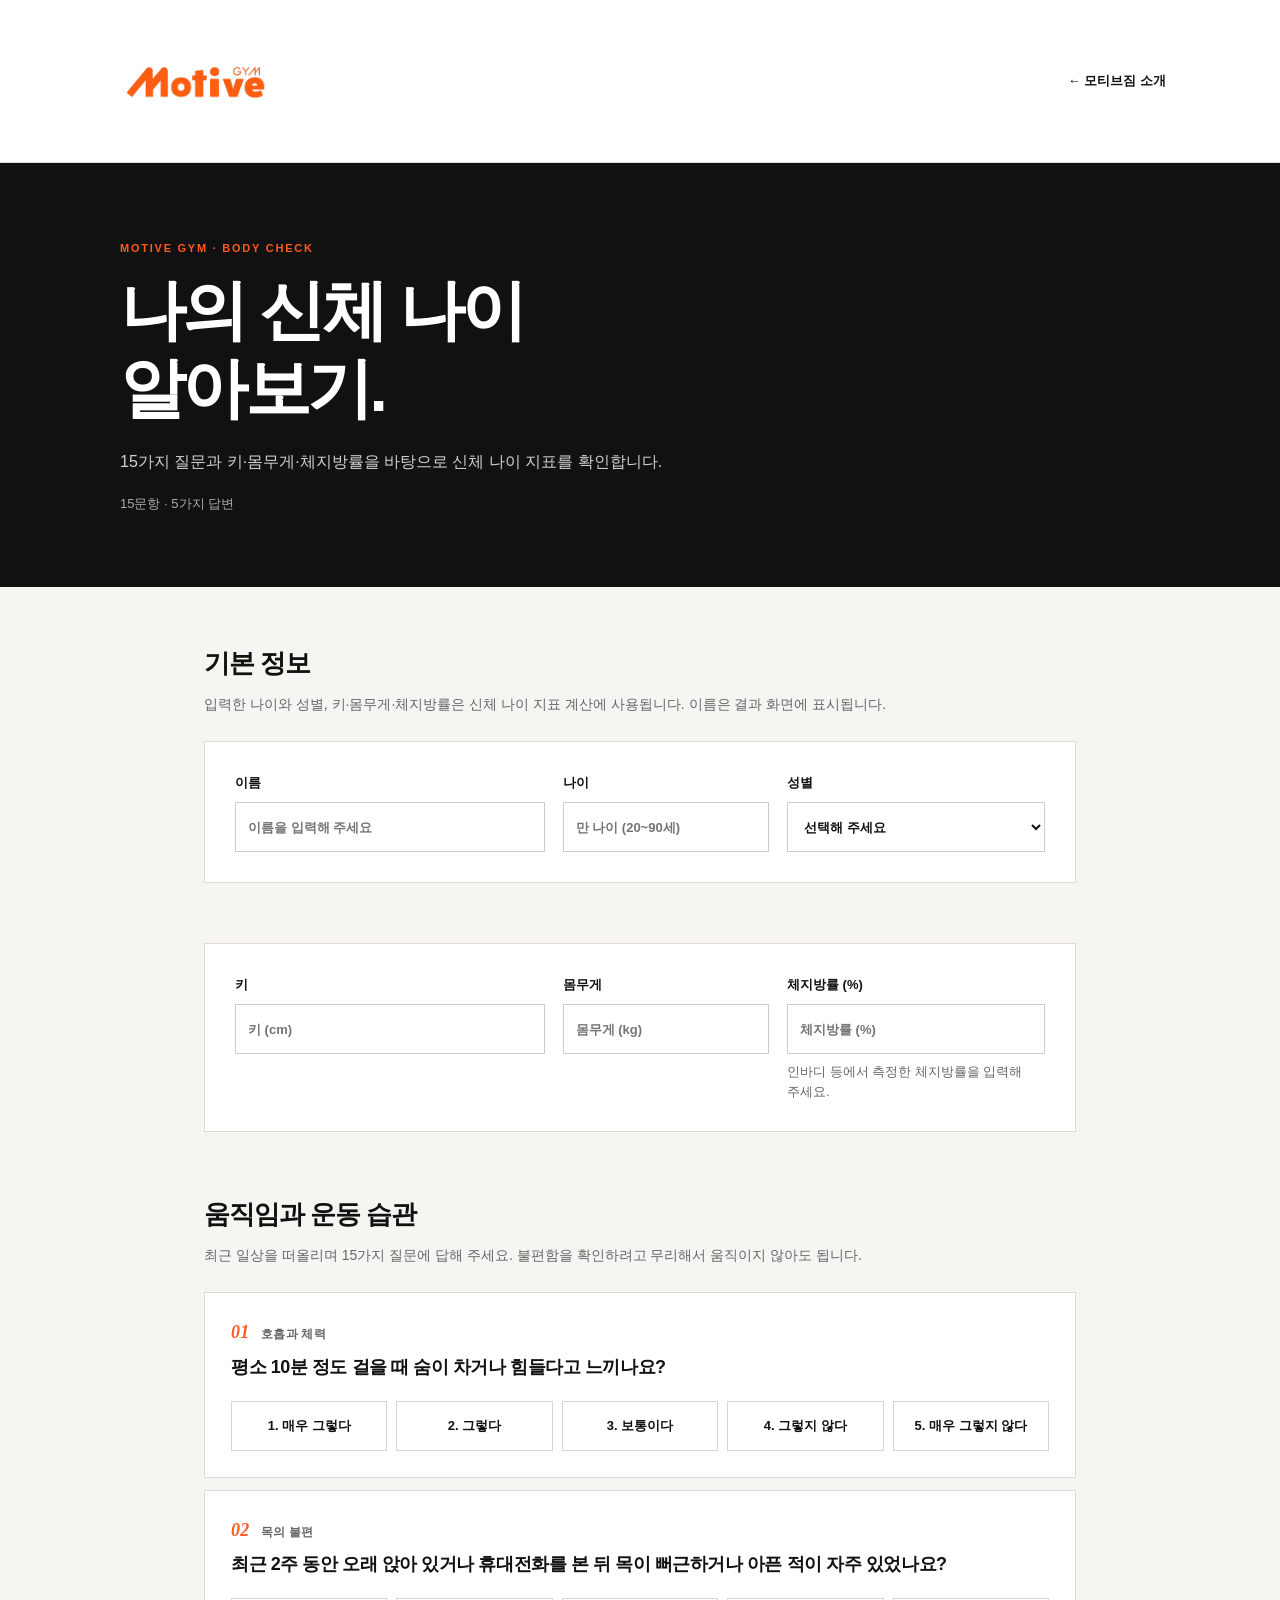
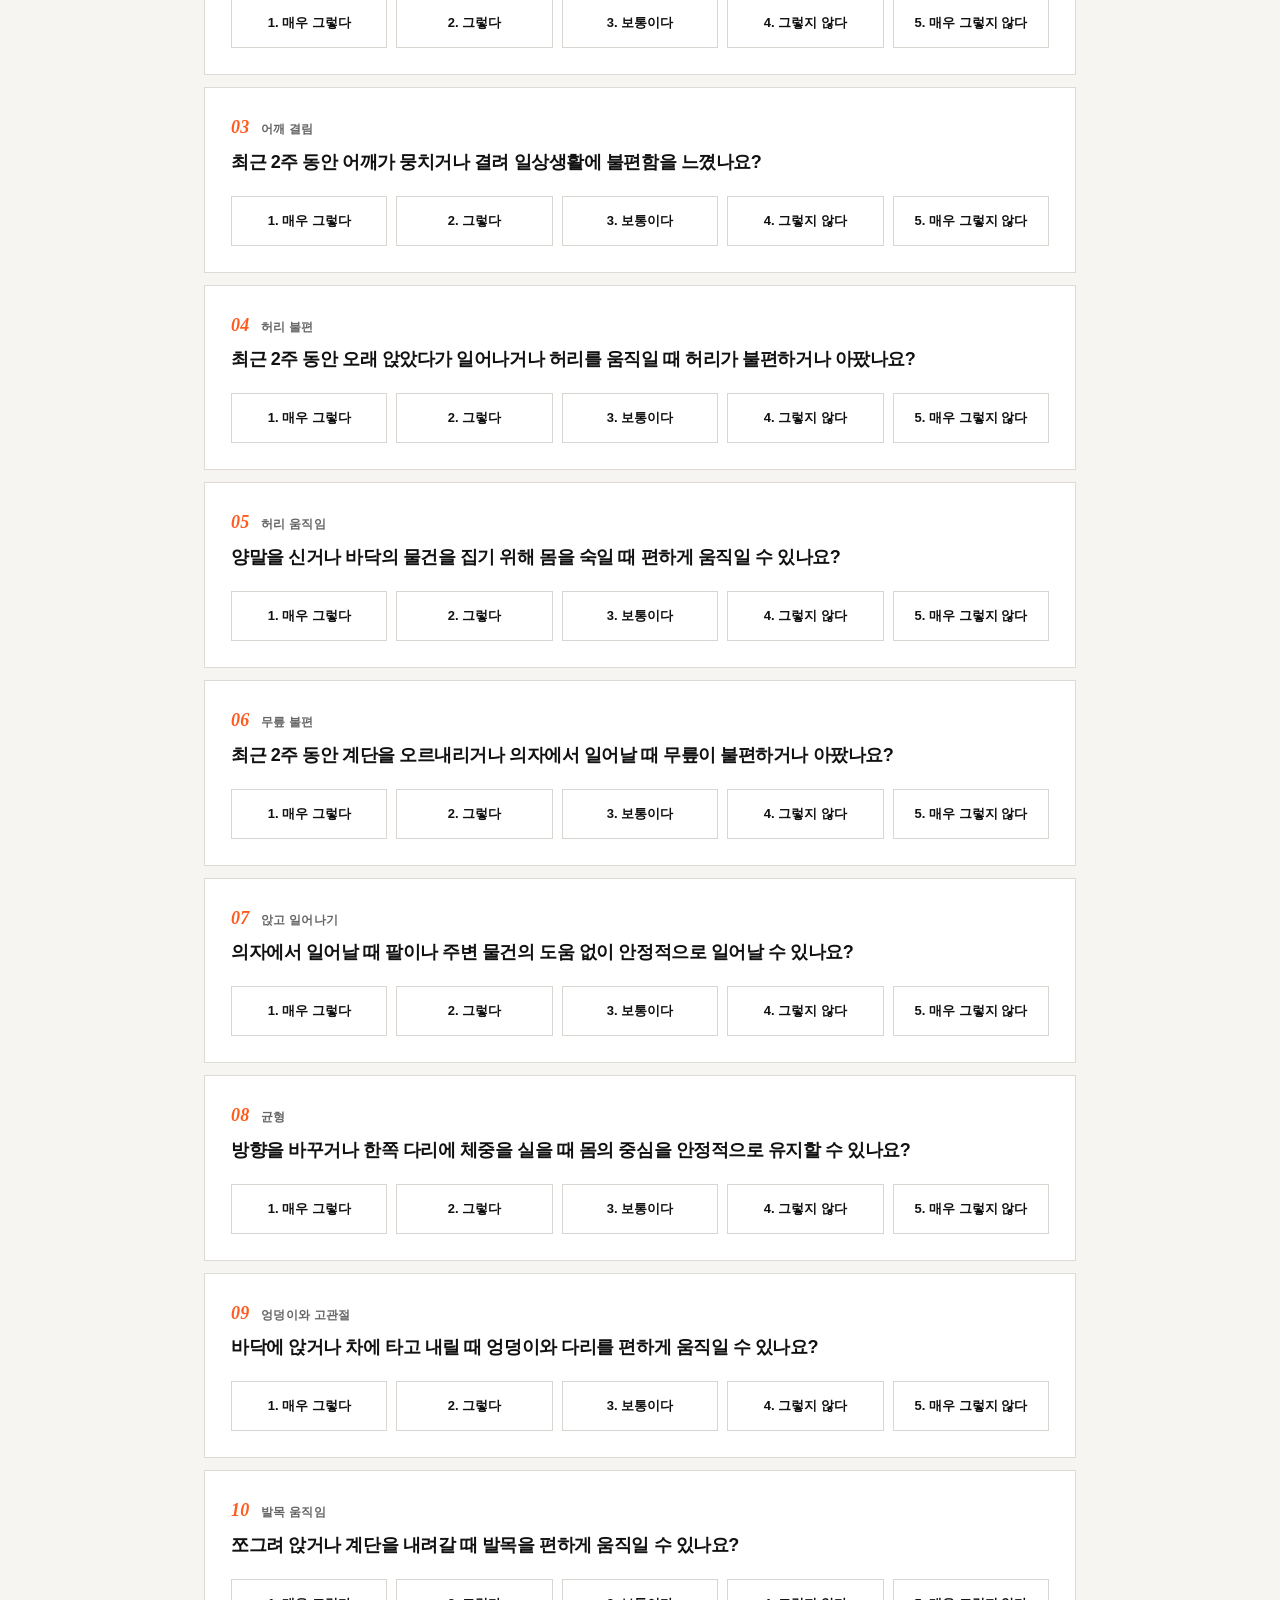
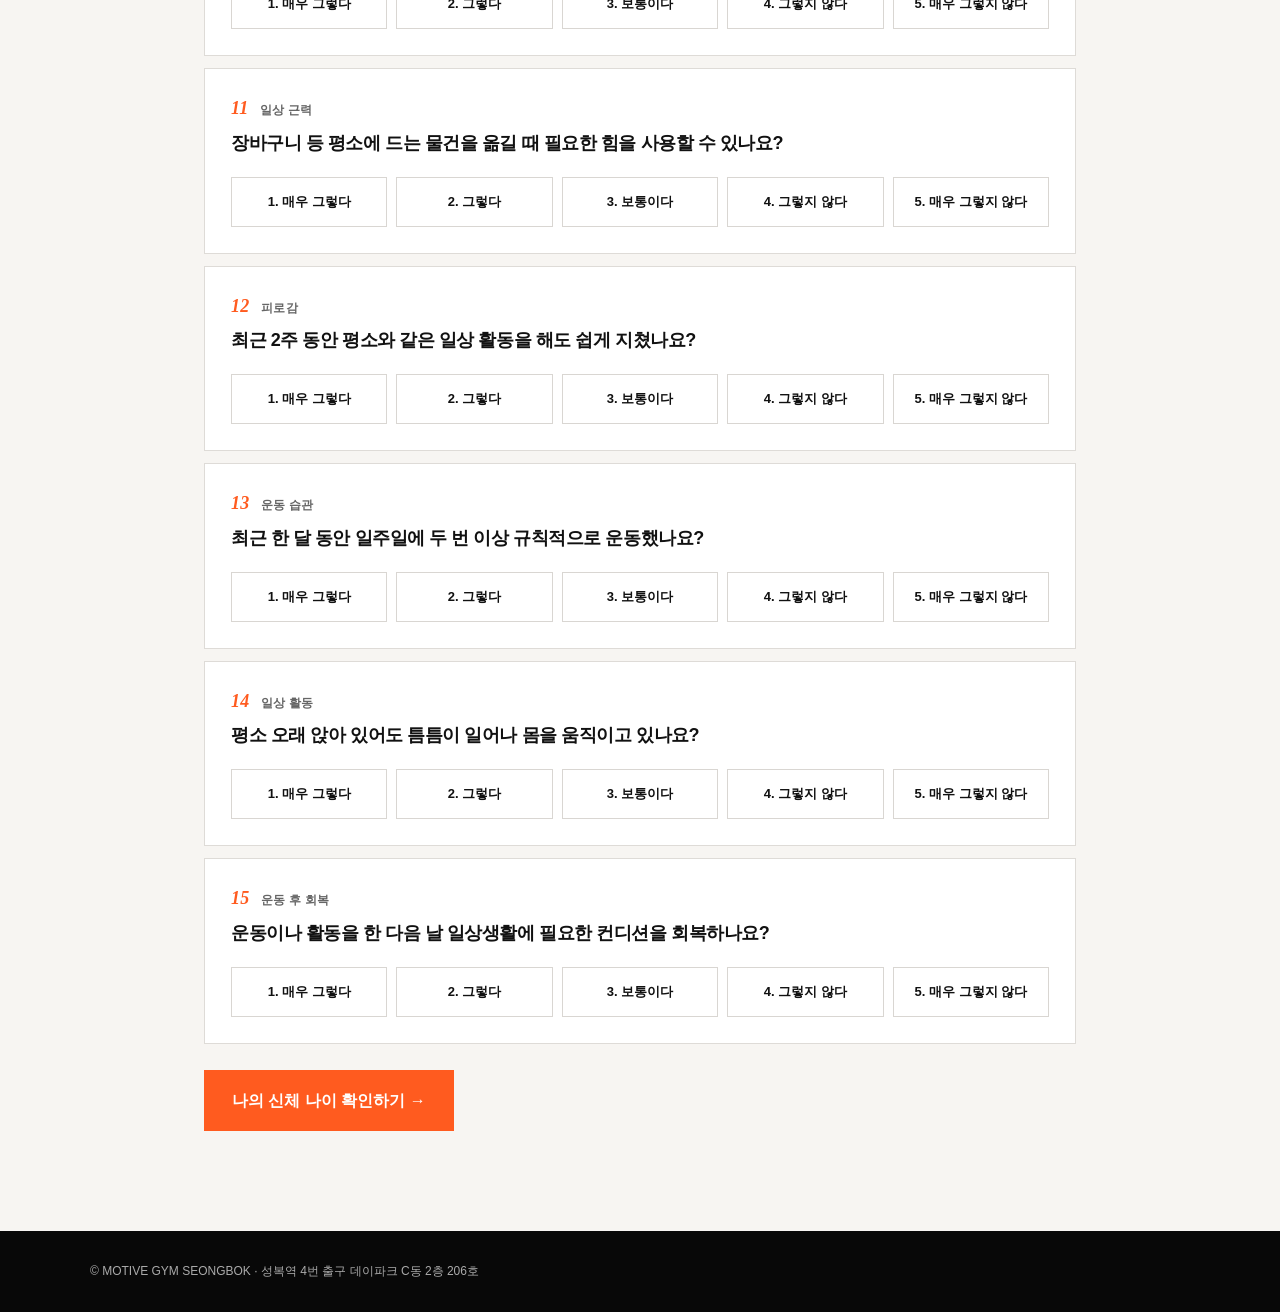
<file: body-check/index.html>
<!doctype html>
<html lang="ko"><head>
<meta charset="utf-8"><meta name="viewport" content="width=device-width, initial-scale=1"><meta name="theme-color" content="#0b0b0b">
<title>나의 신체나이는 몇살일까</title>
<meta property="og:title" content="나의 신체나이는 몇살일까">
<meta property="og:type" content="website">
<meta property="og:url" content="https://motivegym.co.kr/body-check/">
<meta name="twitter:title" content="나의 신체나이는 몇살일까">
<meta name="description" content="15가지 질문으로 움직임과 신체 나이를 살펴보는 모티브짐의 자기 점검.">
<link rel="canonical" href="https://motivegym.co.kr/body-check/">
<style>
:root{--ink:#111;--orange:#ff5b1f;--paper:#f7f5f2;--line:#dedbd7}*{box-sizing:border-box}html{scroll-behavior:smooth}body{margin:0;color:var(--ink);font-family:-apple-system,BlinkMacSystemFont,Pretendard,"Noto Sans KR","Malgun Gothic",sans-serif;background:var(--paper);line-height:1.7;word-break:keep-all}a{color:inherit}header{background:white;border-bottom:1px solid var(--line)}.header-inner{max-width:1100px;margin:auto;padding:20px 24px;display:flex;justify-content:space-between;align-items:center;gap:16px}.logo img{width:170px;max-width:100%;display:block}.back{font-size:13px;font-weight:800;text-decoration:none}.hero{background:#111;color:white;padding:76px 24px 72px}.hero-inner{max-width:1040px;margin:auto}.eyebrow{color:var(--orange);font-size:11px;letter-spacing:.16em;font-weight:900}.hero h1{font-size:clamp(38px,6vw,66px);line-height:1.18;letter-spacing:-.055em;margin:14px 0 20px}.hero p{max-width:720px;color:#d1d1d1;margin:0;font-size:16px}.hero .sub{margin-top:18px;font-size:13px;color:#aaa}.container{max-width:920px;margin:auto;padding:54px 24px 100px}.section-title{margin:0 0 8px;font-size:26px;letter-spacing:-.04em}.intro{margin:0 0 24px;color:#666;font-size:14px}.identity{background:white;border:1px solid var(--line);padding:30px;display:grid;grid-template-columns:1.2fr .8fr 1fr;gap:18px;margin-bottom:60px}.field{display:flex;flex-direction:column;gap:8px;font-size:13px;font-weight:800}.field input,.field select{height:50px;border:1px solid #cfcac4;background:#fff;border-radius:0;padding:0 12px;font:inherit;color:#111}.question-list{display:grid;gap:12px}.hint{margin:12px 0 0;color:#666;font-size:13px}.measurement{display:block;margin-top:16px}.measurement input,.measurement select{width:100%;max-width:460px;min-height:50px;border:1px solid #cfcac4;background:#fff;padding:10px 12px;font:inherit;color:#111}.sr-only{position:absolute;width:1px;height:1px;padding:0;margin:-1px;overflow:hidden;clip:rect(0,0,0,0);white-space:nowrap;border:0}.eligibility{display:flex;align-items:flex-start;gap:10px;margin-top:24px;font-size:14px;color:#555}.eligibility input{margin-top:6px}.sources{font-size:12px;color:#666;margin-top:20px}.sources a{text-decoration:underline}.question{margin:0;background:white;border:1px solid var(--line);padding:24px 26px 26px;min-width:0}.question legend{display:contents}.question-top{display:block;color:#666;font-weight:700;font-size:12px;letter-spacing:.02em;margin-bottom:6px}.question-top span{font-family:Georgia,serif;color:var(--orange);font-size:18px;font-style:italic;margin-right:8px}.question strong{display:block;font-size:18px;line-height:1.5;letter-spacing:-.025em}.answers{display:grid;grid-template-columns:repeat(5,minmax(0,1fr));gap:9px;margin-top:20px}.answers label{cursor:pointer}.answers input{position:absolute;opacity:0}.answers span{display:flex;align-items:center;justify-content:center;min-height:50px;padding:8px;border:1px solid #d9d6d2;font-size:13px;font-weight:700;text-align:center;transition:.15s}.answers input:checked+span{background:#111;border-color:#111;color:white}.answers input:focus-visible+span{outline:3px solid var(--orange);outline-offset:2px}.submit{border:0;background:var(--orange);color:#fff;padding:17px 28px;margin-top:26px;font:inherit;font-weight:900;cursor:pointer}.result{background:#111;color:white;margin-top:32px;padding:36px;border-top:5px solid var(--orange)}.result[hidden]{display:none}.result .label{font-size:11px;font-weight:900;color:var(--orange);letter-spacing:.15em}.result h2{font-size:clamp(26px,4vw,40px);line-height:1.35;margin:12px 0}.score{display:flex;align-items:baseline;gap:8px}.score strong{color:var(--orange);font-size:72px;line-height:1}.score span{color:#ccc}.result .fitness-age{margin:24px 0 8px;padding:22px 24px;background:#1e1e1e;border-left:4px solid var(--orange)}.fitness-age[hidden]{display:none}.fitness-age .age-label{display:block;color:#ddd;font-size:14px;font-weight:700}.fitness-age{position:relative;min-height:180px;padding-right:190px!important}.age-reaction{position:absolute;right:26px;top:50%;transform:translateY(-50%);width:145px;text-align:center}.age-reaction[hidden]{display:none}.age-reaction img{display:block;width:116px;height:116px;object-fit:contain;margin:auto}.age-reaction span{display:block;font-size:12px;color:#ddd;font-weight:700;line-height:1.35}.fitness-age .age-value{display:block;color:#fff;font-size:clamp(56px,9vw,88px);line-height:1.15;font-weight:900;letter-spacing:-.04em;margin-top:8px}.result p{color:#ddd;margin:16px 0 0}.result .result-small{font-size:13px;color:#aaa}.result-actions{display:flex;gap:12px;flex-wrap:wrap;margin-top:24px}.result-actions a,.result-actions button{border:1px solid #777;padding:12px 18px;background:transparent;color:#fff;text-decoration:none;font:inherit;font-size:13px;font-weight:800;cursor:pointer}.result-actions a{background:#fff;border-color:#fff;color:#c83e0c}.result-actions a:hover,.result-actions a:focus-visible{background:#fff3ed;border-color:#fff3ed;color:#a63007}.privacy{color:#666;font-size:12px;margin:18px 0 0}footer{background:#080808;color:#aaa;padding:30px 24px;font-size:12px}footer div{max-width:1100px;margin:auto}:focus-visible{outline-color:var(--orange)}@media(max-width:650px){.fitness-age{min-height:0;padding:20px!important}.fitness-age .age-value{font-size:clamp(46px,12vw,68px)}.age-reaction{position:static;transform:none;display:flex;align-items:center;gap:12px;width:auto;text-align:left;margin-top:12px}.age-reaction[hidden]{display:none}.age-reaction img{width:64px;height:64px;margin:0}.age-reaction span{font-size:12px}.hero{padding:55px 20px}.container{padding:42px 16px 80px}.header-inner{padding:16px}.logo img{width:140px}.identity{grid-template-columns:1fr;padding:22px;gap:16px}.question{padding:20px 17px}.question strong{font-size:16px}.answers{grid-template-columns:repeat(2,minmax(0,1fr));gap:6px}.answers span{font-size:12px;min-height:48px}.result{padding:26px 22px}.score strong{font-size:58px}}
.tarot{margin-top:36px;padding:30px;border:1px solid #444;background:#191919;display:grid;grid-template-columns:190px 1fr;gap:30px;align-items:center}.tarot-card{width:100%;aspect-ratio:2/3;cursor:pointer;border:1px solid #b28354;padding:10px;background:#241d1a;color:#f7dbb4;box-shadow:0 12px 30px #0007}.tarot-card-inner{height:100%;border:1px solid #9b734b;display:flex;flex-direction:column;justify-content:space-between;align-items:center;padding:15px 8px;text-align:center}.tarot-card .card-top,.tarot-card .card-bottom{font-family:Georgia,serif;font-size:11px;letter-spacing:.15em;font-weight:700}.tarot-card .card-symbol{font-family:Georgia,serif;font-size:80px;line-height:1;text-shadow:0 0 25px #ff9d4c80}.tarot-card:hover,.tarot-card:focus-visible{border-color:#ffac62;transform:translateY(-3px)}.tarot-copy .eyebrow{color:#ff7541}.tarot-copy h3{font-size:25px;line-height:1.3;margin:10px 0;color:white}.tarot-copy .fortune{font-size:16px;color:#eee;line-height:1.7;margin:0}.tarot-copy .tap-hint{font-size:13px;color:#ffae80;font-weight:800;margin:14px 0 0}.tarot-copy .tarot-note{font-size:12px;color:#aaa;margin-top:13px}.exercise-reveal{grid-column:1/-1;display:grid;grid-template-columns:minmax(130px,220px) 1fr;gap:24px;align-items:center;padding-top:24px;border-top:1px solid #4c4039}.exercise-reveal[hidden]{display:none}.exercise-picture{aspect-ratio:2/3;background-image:none;background-size:contain;background-color:#171717;background-repeat:no-repeat;background-position:center center}.exercise-reveal h4{font-size:22px;margin:6px 0;color:white}.exercise-reveal p{font-size:14px;color:#ddd;margin:8px 0 0}.exercise-reveal .image-note{font-size:11px;color:#aaa}@media(max-width:650px){.tarot{grid-template-columns:110px 1fr;gap:16px;padding:18px}.tarot-card-inner{padding:10px 4px}.tarot-card .card-symbol{font-size:49px}.tarot-card .card-top,.tarot-card .card-bottom{font-size:9px}.tarot-copy h3{font-size:19px}.tarot-copy .fortune{font-size:14px}.exercise-reveal{grid-template-columns:110px 1fr;gap:16px}.exercise-reveal h4{font-size:19px}}@media(max-width:360px){.tarot{grid-template-columns:1fr}.tarot-card{max-width:140px;margin:auto}.exercise-reveal{grid-template-columns:1fr}.exercise-picture{max-width:160px}}@media(prefers-reduced-motion:reduce){.tarot-card:hover,.tarot-card:focus-visible{transform:none}}.exercise-progress{height:4px;max-width:280px;margin-top:16px;background:#40332a;overflow:hidden}.exercise-progress[hidden]{display:none}.exercise-progress span{display:block;height:100%;background:#ff6a2c;transform-origin:left;animation:exercise-spin-progress 5s linear forwards}@keyframes exercise-spin-progress{from{transform:scaleX(0)}to{transform:scaleX(1)}}@media(prefers-reduced-motion:reduce){.exercise-progress span{animation:none;transform:scaleX(1)}}.tarot-card.is-spinning{animation:tarot-shuffle .5s ease-in-out infinite alternate}.exercise-picture.is-spinning{box-shadow:0 0 0 3px #ff6427,0 0 22px #ff642766}@keyframes tarot-shuffle{from{transform:rotate(-2deg) scale(.98)}to{transform:rotate(2deg) scale(1.02)}}@media(prefers-reduced-motion:reduce){.tarot-card.is-spinning{animation:none}.exercise-picture.is-spinning{box-shadow:none}}#tarot-fortune{white-space:pre-line}.tarot-card-inner{background-size:cover;background-position:center center;background-repeat:no-repeat}.tarot-card-inner.has-art .card-symbol{opacity:0}.tarot-card-inner.has-art .card-top,.tarot-card-inner.has-art .card-bottom{background:#211810d9;color:#fff5db;border-radius:2px;padding:4px 6px;text-shadow:0 1px 2px #000}.share-panel{margin:28px 0 8px}.share-panel[hidden]{display:none}.share-result{position:relative;display:flex;flex-direction:column;justify-content:center;align-items:center;gap:3px;width:100%;min-height:112px;padding:19px 22px;border:3px solid #fff;border-radius:12px;background:linear-gradient(110deg,#ff9d31,#ff5b1f 70%,#ff7c24);color:#211006;font:inherit;cursor:pointer;text-align:center;animation:share-pulse 2.8s ease-in-out infinite}.share-result .share-overline{font-size:14px;font-weight:900;letter-spacing:.04em}.share-result .share-main{font-size:clamp(22px,3.8vw,30px);font-weight:900;line-height:1.3;letter-spacing:-.04em}.share-result:disabled{opacity:.65;cursor:wait;animation:none}.share-result:hover:enabled,.share-result:focus-visible{background:linear-gradient(110deg,#ffba4d,#ff7732);outline:3px solid #ffbd63;outline-offset:4px}.share-result:focus-visible{animation:none}.result .share-status{margin:8px 0 0;color:#f9d6c1;font-size:13px}.share-status:empty{display:none}.share-fallback{width:100%;max-width:480px;min-height:100px;margin-top:10px;padding:10px;color:#111;background:#fff;font:inherit;font-size:14px}.share-fallback[hidden]{display:none}@keyframes share-pulse{0%,100%{box-shadow:0 0 12px rgba(255,108,30,.65),0 0 0 2px rgba(255,132,46,.35)}50%{box-shadow:0 0 24px 7px rgba(255,139,38,.85),0 0 48px rgba(255,91,31,.65)}}@media(prefers-reduced-motion:reduce){.share-result{animation:none;box-shadow:0 0 14px rgba(255,120,30,.6)}}</style></head><body>
<header><div class="header-inner"><a class="logo" href="../" aria-label="모티브짐 홈페이지"><img src="../assets/motivegym-logo.png" alt="MOTIVE GYM"></a><a class="back" href="../#about">← 모티브짐 소개</a></div></header>
<main><section class="hero"><div class="hero-inner"><div class="eyebrow">MOTIVE GYM · BODY CHECK</div><h1>나의 신체 나이<br>알아보기.</h1><p>15가지 질문과 키·몸무게·체지방률을 바탕으로 신체 나이 지표를 확인합니다.</p><p class="sub">15문항 · 5가지 답변</p></div></section>
<div class="container"><form id="check-form" onsubmit="return false">
<h2 class="section-title">기본 정보</h2><p class="intro">입력한 나이와 성별, 키·몸무게·체지방률은 신체 나이 지표 계산에 사용됩니다. 이름은 결과 화면에 표시됩니다.</p>
<div class="identity"><label class="field">이름<input id="person-name" type="text" autocomplete="name" maxlength="40" required placeholder="이름을 입력해 주세요"></label><label class="field">나이<input id="person-age" type="number" inputmode="numeric" min="20" max="90" step="1" required placeholder="만 나이 (20~90세)"></label><label class="field">성별<select id="person-gender" required><option value="">선택해 주세요</option><option>여성</option><option>남성</option></select></label></div>
<div class="identity"><label class="field">키<input id="height" type="number" inputmode="decimal" min="120" max="230" step="0.1" required placeholder="키 (cm)"></label><label class="field">몸무게<input id="weight" type="number" inputmode="decimal" min="30" max="250" step="0.1" required placeholder="몸무게 (kg)"></label><label class="field">체지방률 (%)<input id="body-fat" type="number" inputmode="decimal" min="2" max="75" step="0.1" required placeholder="체지방률 (%)"><span style="font-weight:400;color:#666;line-height:1.5">인바디 등에서 측정한 체지방률을 입력해 주세요.</span></label></div>
<h2 class="section-title">움직임과 운동 습관</h2><p class="intro">최근 일상을 떠올리며 15가지 질문에 답해 주세요. 불편함을 확인하려고 무리해서 움직이지 않아도 됩니다.</p><div class="question-list"><fieldset class="question"><legend><span class="question-top"><span>01</span> 호흡과 체력</span><strong>평소 10분 정도 걸을 때 숨이 차거나 힘들다고 느끼나요?</strong></legend><div class="answers"><label><input type="radio" name="q0" value="0" required><span>1. 매우 그렇다</span></label><label><input type="radio" name="q0" value="0.25"><span>2. 그렇다</span></label><label><input type="radio" name="q0" value="0.5"><span>3. 보통이다</span></label><label><input type="radio" name="q0" value="0.75"><span>4. 그렇지 않다</span></label><label><input type="radio" name="q0" value="1"><span>5. 매우 그렇지 않다</span></label></div></fieldset>
<fieldset class="question"><legend><span class="question-top"><span>02</span> 목의 불편</span><strong>최근 2주 동안 오래 앉아 있거나 휴대전화를 본 뒤 목이 뻐근하거나 아픈 적이 자주 있었나요?</strong></legend><div class="answers"><label><input type="radio" name="q1" value="0" required><span>1. 매우 그렇다</span></label><label><input type="radio" name="q1" value="0.25"><span>2. 그렇다</span></label><label><input type="radio" name="q1" value="0.5"><span>3. 보통이다</span></label><label><input type="radio" name="q1" value="0.75"><span>4. 그렇지 않다</span></label><label><input type="radio" name="q1" value="1"><span>5. 매우 그렇지 않다</span></label></div></fieldset>
<fieldset class="question"><legend><span class="question-top"><span>03</span> 어깨 결림</span><strong>최근 2주 동안 어깨가 뭉치거나 결려 일상생활에 불편함을 느꼈나요?</strong></legend><div class="answers"><label><input type="radio" name="q2" value="0" required><span>1. 매우 그렇다</span></label><label><input type="radio" name="q2" value="0.25"><span>2. 그렇다</span></label><label><input type="radio" name="q2" value="0.5"><span>3. 보통이다</span></label><label><input type="radio" name="q2" value="0.75"><span>4. 그렇지 않다</span></label><label><input type="radio" name="q2" value="1"><span>5. 매우 그렇지 않다</span></label></div></fieldset>

<fieldset class="question"><legend><span class="question-top"><span>04</span> 허리 불편</span><strong>최근 2주 동안 오래 앉았다가 일어나거나 허리를 움직일 때 허리가 불편하거나 아팠나요?</strong></legend><div class="answers"><label><input type="radio" name="q3" value="0" required><span>1. 매우 그렇다</span></label><label><input type="radio" name="q3" value="0.25"><span>2. 그렇다</span></label><label><input type="radio" name="q3" value="0.5"><span>3. 보통이다</span></label><label><input type="radio" name="q3" value="0.75"><span>4. 그렇지 않다</span></label><label><input type="radio" name="q3" value="1"><span>5. 매우 그렇지 않다</span></label></div></fieldset>
<fieldset class="question"><legend><span class="question-top"><span>05</span> 허리 움직임</span><strong>양말을 신거나 바닥의 물건을 집기 위해 몸을 숙일 때 편하게 움직일 수 있나요?</strong></legend><div class="answers"><label><input type="radio" name="q4" value="1" required><span>1. 매우 그렇다</span></label><label><input type="radio" name="q4" value="0.75"><span>2. 그렇다</span></label><label><input type="radio" name="q4" value="0.5"><span>3. 보통이다</span></label><label><input type="radio" name="q4" value="0.25"><span>4. 그렇지 않다</span></label><label><input type="radio" name="q4" value="0"><span>5. 매우 그렇지 않다</span></label></div></fieldset>
<fieldset class="question"><legend><span class="question-top"><span>06</span> 무릎 불편</span><strong>최근 2주 동안 계단을 오르내리거나 의자에서 일어날 때 무릎이 불편하거나 아팠나요?</strong></legend><div class="answers"><label><input type="radio" name="q5" value="0" required><span>1. 매우 그렇다</span></label><label><input type="radio" name="q5" value="0.25"><span>2. 그렇다</span></label><label><input type="radio" name="q5" value="0.5"><span>3. 보통이다</span></label><label><input type="radio" name="q5" value="0.75"><span>4. 그렇지 않다</span></label><label><input type="radio" name="q5" value="1"><span>5. 매우 그렇지 않다</span></label></div></fieldset>
<fieldset class="question"><legend><span class="question-top"><span>07</span> 앉고 일어나기</span><strong>의자에서 일어날 때 팔이나 주변 물건의 도움 없이 안정적으로 일어날 수 있나요?</strong></legend><div class="answers"><label><input type="radio" name="q6" value="1" required><span>1. 매우 그렇다</span></label><label><input type="radio" name="q6" value="0.75"><span>2. 그렇다</span></label><label><input type="radio" name="q6" value="0.5"><span>3. 보통이다</span></label><label><input type="radio" name="q6" value="0.25"><span>4. 그렇지 않다</span></label><label><input type="radio" name="q6" value="0"><span>5. 매우 그렇지 않다</span></label></div></fieldset>


<fieldset class="question"><legend><span class="question-top"><span>08</span> 균형</span><strong>방향을 바꾸거나 한쪽 다리에 체중을 실을 때 몸의 중심을 안정적으로 유지할 수 있나요?</strong></legend><div class="answers"><label><input type="radio" name="q7" value="1" required><span>1. 매우 그렇다</span></label><label><input type="radio" name="q7" value="0.75"><span>2. 그렇다</span></label><label><input type="radio" name="q7" value="0.5"><span>3. 보통이다</span></label><label><input type="radio" name="q7" value="0.25"><span>4. 그렇지 않다</span></label><label><input type="radio" name="q7" value="0"><span>5. 매우 그렇지 않다</span></label></div></fieldset>

<fieldset class="question"><legend><span class="question-top"><span>09</span> 엉덩이와 고관절</span><strong>바닥에 앉거나 차에 타고 내릴 때 엉덩이와 다리를 편하게 움직일 수 있나요?</strong></legend><div class="answers"><label><input type="radio" name="q8" value="1" required><span>1. 매우 그렇다</span></label><label><input type="radio" name="q8" value="0.75"><span>2. 그렇다</span></label><label><input type="radio" name="q8" value="0.5"><span>3. 보통이다</span></label><label><input type="radio" name="q8" value="0.25"><span>4. 그렇지 않다</span></label><label><input type="radio" name="q8" value="0"><span>5. 매우 그렇지 않다</span></label></div></fieldset>
<fieldset class="question"><legend><span class="question-top"><span>10</span> 발목 움직임</span><strong>쪼그려 앉거나 계단을 내려갈 때 발목을 편하게 움직일 수 있나요?</strong></legend><div class="answers"><label><input type="radio" name="q9" value="1" required><span>1. 매우 그렇다</span></label><label><input type="radio" name="q9" value="0.75"><span>2. 그렇다</span></label><label><input type="radio" name="q9" value="0.5"><span>3. 보통이다</span></label><label><input type="radio" name="q9" value="0.25"><span>4. 그렇지 않다</span></label><label><input type="radio" name="q9" value="0"><span>5. 매우 그렇지 않다</span></label></div></fieldset>
<fieldset class="question"><legend><span class="question-top"><span>11</span> 일상 근력</span><strong>장바구니 등 평소에 드는 물건을 옮길 때 필요한 힘을 사용할 수 있나요?</strong></legend><div class="answers"><label><input type="radio" name="q10" value="1" required><span>1. 매우 그렇다</span></label><label><input type="radio" name="q10" value="0.75"><span>2. 그렇다</span></label><label><input type="radio" name="q10" value="0.5"><span>3. 보통이다</span></label><label><input type="radio" name="q10" value="0.25"><span>4. 그렇지 않다</span></label><label><input type="radio" name="q10" value="0"><span>5. 매우 그렇지 않다</span></label></div></fieldset>

<fieldset class="question"><legend><span class="question-top"><span>12</span> 피로감</span><strong>최근 2주 동안 평소와 같은 일상 활동을 해도 쉽게 지쳤나요?</strong></legend><div class="answers"><label><input type="radio" name="q11" value="0" required><span>1. 매우 그렇다</span></label><label><input type="radio" name="q11" value="0.25"><span>2. 그렇다</span></label><label><input type="radio" name="q11" value="0.5"><span>3. 보통이다</span></label><label><input type="radio" name="q11" value="0.75"><span>4. 그렇지 않다</span></label><label><input type="radio" name="q11" value="1"><span>5. 매우 그렇지 않다</span></label></div></fieldset>
<fieldset class="question"><legend><span class="question-top"><span>13</span> 운동 습관</span><strong>최근 한 달 동안 일주일에 두 번 이상 규칙적으로 운동했나요?</strong></legend><div class="answers"><label><input type="radio" name="q12" value="1" required><span>1. 매우 그렇다</span></label><label><input type="radio" name="q12" value="0.75"><span>2. 그렇다</span></label><label><input type="radio" name="q12" value="0.5"><span>3. 보통이다</span></label><label><input type="radio" name="q12" value="0.25"><span>4. 그렇지 않다</span></label><label><input type="radio" name="q12" value="0"><span>5. 매우 그렇지 않다</span></label></div></fieldset>
<fieldset class="question"><legend><span class="question-top"><span>14</span> 일상 활동</span><strong>평소 오래 앉아 있어도 틈틈이 일어나 몸을 움직이고 있나요?</strong></legend><div class="answers"><label><input type="radio" name="q13" value="1" required><span>1. 매우 그렇다</span></label><label><input type="radio" name="q13" value="0.75"><span>2. 그렇다</span></label><label><input type="radio" name="q13" value="0.5"><span>3. 보통이다</span></label><label><input type="radio" name="q13" value="0.25"><span>4. 그렇지 않다</span></label><label><input type="radio" name="q13" value="0"><span>5. 매우 그렇지 않다</span></label></div></fieldset>
<fieldset class="question"><legend><span class="question-top"><span>15</span> 운동 후 회복</span><strong>운동이나 활동을 한 다음 날 일상생활에 필요한 컨디션을 회복하나요?</strong></legend><div class="answers"><label><input type="radio" name="q14" value="1" required><span>1. 매우 그렇다</span></label><label><input type="radio" name="q14" value="0.75"><span>2. 그렇다</span></label><label><input type="radio" name="q14" value="0.5"><span>3. 보통이다</span></label><label><input type="radio" name="q14" value="0.25"><span>4. 그렇지 않다</span></label><label><input type="radio" name="q14" value="0"><span>5. 매우 그렇지 않다</span></label></div></fieldset></div>

<button class="submit" type="submit">나의 신체 나이 확인하기 →</button>

</form>
<section class="result" id="result" hidden aria-live="polite" tabindex="-1"><div class="label">YOUR BODY CHECK</div><h2><span id="result-name"></span>님의 신체 나이 지표는?</h2><div class="fitness-age" id="fitness-age" hidden><span class="age-label">설문·BMI·체지방률로 계산한 자체 지표</span><strong class="age-value" id="age-value" aria-live="off"></strong><span id="age-result-status" class="sr-only" role="status"></span><div class="age-reaction" id="age-reaction" hidden><img id="age-image" alt="" width="132" height="132"><span id="age-caption"></span></div></div><p id="result-summary"></p><p id="bmi-result"></p><p id="focus"></p><section class="tarot" aria-labelledby="tarot-title"><button class="tarot-card" type="button" id="tarot-card" aria-expanded="false" aria-controls="exercise-reveal"><span class="tarot-card-inner"><span class="card-top">MOTIVE · TAROT</span><span class="card-symbol" id="tarot-symbol" aria-hidden="true"></span><span class="card-bottom" id="tarot-card-name"></span></span></button><div class="tarot-copy"><div class="eyebrow">TODAY'S MOTIVE</div><h3 id="tarot-title">오늘의 타로 &amp; 운동</h3><p class="fortune" id="tarot-fortune" aria-live="polite"></p><p class="tap-hint" id="tarot-hint">카드를 눌러 오늘의 운동 보기 ↗</p></div><div class="exercise-reveal" id="exercise-reveal" hidden><div class="exercise-picture" id="exercise-picture" role="img"></div><div><div class="eyebrow">TODAY'S MOVEMENT</div><h4 id="exercise-name"></h4><p id="exercise-status" aria-live="polite"></p><p id="exercise-guide"></p><div class="exercise-progress" id="exercise-progress" hidden aria-hidden="true"><span></span></div><p>편안한 범위에서 움직이고, 통증이 있으면 멈춰 주세요.</p></div></div></section><div class="share-panel" id="share-panel" hidden><button type="button" id="share-result" class="share-result"><span class="share-overline">✨ 친구의 신체 나이는 몇 살일까요? ✨</span><span class="share-main">친구에게 테스트 보내기 ↗</span></button><p id="share-status" class="share-status" role="status" aria-live="polite"></p><textarea id="share-fallback" class="share-fallback" aria-label="공유할 테스트 링크" readonly hidden></textarea></div><div class="result-actions"><a href="https://m.booking.naver.com/booking/6/bizes/1210623/items/6558384" target="_blank" rel="noopener noreferrer">모티브짐 무료 상담 신청하기 →</a><a href="https://m.booking.naver.com/booking/6/bizes/1210623/items/8076905" target="_blank" rel="noopener noreferrer">체험피티 신청하기 →</a><button id="retry" type="button">다시 확인하기</button></div></section>
</div></main><footer><div>© MOTIVE GYM SEONGBOK · 성복역 4번 출구 데이파크 C동 2층 206호</div></footer>
<script>
(function(){
  const form=document.getElementById('check-form'),result=document.getElementById('result');
  const tarotCards=[{"name":"THE FOOL · 바보","symbol":"☼","fortune":"새로운 시작이 반가운 활력을 가져옵니다.\n낯선 일에도 마음을 열면 새로운 즐거움을 발견할 수 있어요.\n오늘은 가벼운 운동으로 산뜻한 첫걸음을 내딛어 보세요.","art":"../assets/tarot-cards/card-01.jpg"},{"name":"THE MAGICIAN · 마법사","symbol":"✦","fortune":"지금 가진 힘을 믿고 한 걸음 내딛어 보세요.\n이미 가진 장점을 활용하면 하고 싶었던 일에 가까워집니다.\n운동도 쉬운 동작부터 자신 있게 시작해 보세요.","art":"../assets/tarot-cards/card-02.jpg"},{"name":"THE HIGH PRIESTESS · 여사제","symbol":"☾","fortune":"내 몸의 목소리에 귀 기울이면 좋은 답이 보입니다.\n서두르기보다 나의 컨디션을 살피는 여유가 도움이 됩니다.\n천천히 호흡하며 편안한 움직임을 찾아보세요.","art":"../assets/tarot-cards/card-03.jpg"},{"name":"THE EMPRESS · 여황제","symbol":"❀","fortune":"나를 돌보는 시간이 풍성한 에너지가 됩니다.\n나를 아끼는 작은 선택들이 하루를 풍성하게 만들어 줍니다.\n충분한 휴식과 즐거운 움직임을 함께 챙겨보세요.","art":"../assets/tarot-cards/card-04.jpg"},{"name":"THE EMPEROR · 황제","symbol":"♜","fortune":"꾸준한 습관이 단단한 자신감으로 이어집니다.\n계획한 일을 차근차근 이어가기에 좋은 날입니다.\n운동 시간을 정하고 무리 없이 꾸준히 실천해 보세요.","art":"../assets/tarot-cards/card-05.jpg"},{"name":"THE HIEROPHANT · 교황","symbol":"✧","fortune":"기본을 지키는 오늘의 선택이 큰 힘이 됩니다.\n익숙한 기본을 지킬 때 안정적인 흐름이 만들어집니다.\n운동 자세와 호흡을 하나씩 점검하며 움직여 보세요.","art":"../assets/tarot-cards/card-06.jpg"},{"name":"THE LOVERS · 연인","symbol":"♡","fortune":"좋아하는 움직임을 선택하면 하루가 더 즐겁습니다.\n마음이 통하는 사람과 좋은 에너지를 나누기 좋습니다.\n함께하는 운동이나 좋아하는 동작을 즐겨보세요.","art":"../assets/tarot-cards/card-07.jpg"},{"name":"THE CHARIOT · 전차","symbol":"➤","fortune":"내 속도에 맞춰 나아가면 목표에 가까워집니다.\n작은 목표를 정하면 집중력이 한층 또렷해집니다.\n내 페이스를 지키며 오늘 정한 횟수를 채워보세요.","art":"../assets/tarot-cards/card-08.jpg"},{"name":"STRENGTH · 힘","symbol":"♌","fortune":"부드러운 꾸준함이 진정한 힘을 키웁니다.\n조급함을 내려놓으면 숨은 힘을 발견할 수 있습니다.\n가벼운 무게로 정확하게 움직이며 자신감을 쌓아보세요.","art":"../assets/tarot-cards/card-09.jpg"},{"name":"THE HERMIT · 은둔자","symbol":"☼","fortune":"잠깐의 집중이 나에게 필요한 변화를 알려줍니다.\n잠깐 멈춰 자신을 돌아보면 필요한 것이 선명해집니다.\n오늘의 움직임과 호흡에 조용히 집중해 보세요.","art":"../assets/tarot-cards/card-10.jpg"},{"name":"WHEEL OF FORTUNE · 운명의 수레바퀴","symbol":"◉","fortune":"새로운 흐름을 기분 좋게 맞이해 보세요.\n예상하지 못한 변화 속에서도 즐거운 기회를 만날 수 있어요.\n새로운 운동을 가볍게 시도하며 흐름을 바꿔보세요.","art":"../assets/tarot-cards/card-11.jpg"},{"name":"JUSTICE · 정의","symbol":"⚖","fortune":"균형 잡힌 선택이 오늘을 가볍게 만듭니다.\n일과 휴식의 균형이 오늘의 컨디션을 지켜줍니다.\n운동할 때도 좌우를 고르게 사용하며 움직여 보세요.","art":"../assets/tarot-cards/card-12.jpg"},{"name":"THE HANGED MAN · 매달린 사람","symbol":"♧","fortune":"다른 시선으로 바라보면 새로운 가능성이 열립니다.\n잠시 속도를 늦추면 놓쳤던 가능성이 눈에 들어옵니다.\n익숙한 동작을 천천히 다시 살펴보는 시간을 가져보세요.","art":"../assets/tarot-cards/card-13.jpg"},{"name":"DEATH · 변화","symbol":"✤","fortune":"오래된 습관을 내려놓고 산뜻하게 시작해 보세요.\n필요하지 않은 습관을 정리하면 새로운 여유가 생깁니다.\n오늘부터 실천할 수 있는 작은 운동 습관을 골라보세요.","art":"../assets/tarot-cards/card-14.jpg"},{"name":"TEMPERANCE · 절제","symbol":"♒","fortune":"알맞은 균형이 오래가는 변화를 만듭니다.\n서두르지 않고 적당한 속도를 지키면 하루가 편안해집니다.\n운동과 휴식의 리듬을 맞추며 내 몸에 집중해 보세요.","art":"../assets/tarot-cards/card-15.jpg"},{"name":"THE DEVIL · 악마","symbol":"♑","fortune":"오늘은 나에게 힘이 되는 선택을 해보세요.\n나를 지치게 하는 습관을 알아차리면 선택이 쉬워집니다.\n남과 비교하기보다 오늘의 나에게 맞춰 움직여 보세요.","art":"../assets/tarot-cards/card-16.jpg"},{"name":"THE TOWER · 탑","symbol":"♜","fortune":"작은 변화가 새로운 가능성을 열어줍니다.\n계획이 달라져도 유연하게 대응하면 새로운 길이 열립니다.\n완벽한 계획보다 지금 할 수 있는 움직임부터 시작하세요.","art":"../assets/tarot-cards/card-17.jpg"},{"name":"THE STAR · 별","symbol":"✦","fortune":"차근차근 쌓은 노력이 반짝이는 자신감이 됩니다.\n조용히 이어온 노력이 조금씩 빛을 발하는 하루입니다.\n작은 성취를 떠올리며 기분 좋게 몸을 움직여 보세요.","art":"../assets/tarot-cards/card-18.jpg"},{"name":"THE MOON · 달","symbol":"☾","fortune":"잠시 숨을 고르면 좋은 리듬이 다시 찾아옵니다.\n바쁜 마음을 가라앉히면 나에게 필요한 리듬이 보입니다.\n부드럽게 호흡하며 편안한 범위에서 움직여 보세요.","art":"../assets/tarot-cards/card-19.jpg"},{"name":"THE SUN · 태양","symbol":"☀","fortune":"작은 한 걸음이 오늘을 활기차게 밝혀줍니다.\n밝은 마음으로 시작하면 주변까지 좋은 분위기가 퍼집니다.\n가벼운 운동으로 활력을 깨우고 오늘을 즐겨보세요.","art":"../assets/tarot-cards/card-20.jpg"},{"name":"JUDGEMENT · 심판","symbol":"♬","fortune":"지금 다시 시작하는 용기가 좋은 계기가 됩니다.\n미뤄두었던 일을 다시 시작하기에 좋은 기운이 찾아옵니다.\n어제보다 한 걸음 가볍게 몸을 움직여 보세요.","art":"../assets/tarot-cards/card-21.jpg"},{"name":"THE WORLD · 세계","symbol":"◎","fortune":"오늘의 성취를 즐기며 다음 걸음을 준비하세요.\n그동안 쌓은 작은 성취가 기분 좋은 만족감으로 이어집니다.\n오늘의 노력도 칭찬하며 다음 목표를 천천히 정해보세요.","art":"../assets/tarot-cards/card-22.jpg"},{"name":"ACE OF WANDS · 완드 에이스","symbol":"♣ Ⅰ","fortune":"가벼운 시작이 활기를 더해 줍니다.\n새롭게 떠오른 생각을 작게 실천하면 좋은 출발이 됩니다.\n가벼운 움직임으로 몸을 깨우며 활기찬 하루를 시작하세요.","art":"../assets/tarot-cards/card-23.jpg"},{"name":"TWO OF WANDS · 완드 2","symbol":"♣ Ⅱ","fortune":"균형 잡힌 선택이 활기를 더해 줍니다.\n두 가지 선택 사이에서 나에게 편한 균형을 찾아보세요.\n가벼운 움직임으로 몸을 깨우며 활기찬 하루를 시작하세요.","art":"../assets/tarot-cards/card-24.jpg"},{"name":"THREE OF WANDS · 완드 3","symbol":"♣ Ⅲ","fortune":"작은 노력이 활기를 더해 줍니다.\n차곡차곡 쌓은 노력이 새로운 가능성을 보여줍니다.\n가벼운 움직임으로 몸을 깨우며 활기찬 하루를 시작하세요.","art":"../assets/tarot-cards/card-25.jpg"},{"name":"FOUR OF WANDS · 완드 4","symbol":"♣ Ⅳ","fortune":"편안한 호흡이 활기를 더해 줍니다.\n잠시 여유를 갖고 지금까지의 흐름을 돌아보세요.\n가벼운 움직임으로 몸을 깨우며 활기찬 하루를 시작하세요.","art":"../assets/tarot-cards/card-26.jpg"},{"name":"FIVE OF WANDS · 완드 5","symbol":"♣ Ⅴ","fortune":"새로운 도전이 활기를 더해 줍니다.\n마음이 분주해도 한 가지씩 풀어가면 길이 보입니다.\n가벼운 움직임으로 몸을 깨우며 활기찬 하루를 시작하세요.","art":"../assets/tarot-cards/card-27.jpg"},{"name":"SIX OF WANDS · 완드 6","symbol":"♣ Ⅵ","fortune":"꾸준한 움직임이 활기를 더해 줍니다.\n그동안 이어온 습관을 스스로 칭찬해 주세요.\n가벼운 움직임으로 몸을 깨우며 활기찬 하루를 시작하세요.","art":"../assets/tarot-cards/card-28.jpg"},{"name":"SEVEN OF WANDS · 완드 7","symbol":"♣ Ⅶ","fortune":"나를 위한 시간이 활기를 더해 줍니다.\n서두르지 않고 나에게 필요한 선택에 집중해 보세요.\n가벼운 움직임으로 몸을 깨우며 활기찬 하루를 시작하세요.","art":"../assets/tarot-cards/card-29.jpg"},{"name":"ACE OF CUPS · 컵 에이스","symbol":"♥ Ⅰ","fortune":"가벼운 시작이 기분 좋은 여유를 선물합니다.\n새롭게 떠오른 생각을 작게 실천하면 좋은 출발이 됩니다.\n좋아하는 음악과 편안한 호흡으로 기분을 채워보세요.","art":"../assets/tarot-cards/card-30.jpg"},{"name":"TWO OF CUPS · 컵 2","symbol":"♥ Ⅱ","fortune":"균형 잡힌 선택이 기분 좋은 여유를 선물합니다.\n두 가지 선택 사이에서 나에게 편한 균형을 찾아보세요.\n좋아하는 음악과 편안한 호흡으로 기분을 채워보세요.","art":"../assets/tarot-cards/card-31.jpg"},{"name":"THREE OF CUPS · 컵 3","symbol":"♥ Ⅲ","fortune":"작은 노력이 기분 좋은 여유를 선물합니다.\n차곡차곡 쌓은 노력이 새로운 가능성을 보여줍니다.\n좋아하는 음악과 편안한 호흡으로 기분을 채워보세요.","art":"../assets/tarot-cards/card-32.jpg"},{"name":"FOUR OF CUPS · 컵 4","symbol":"♥ Ⅳ","fortune":"편안한 호흡이 기분 좋은 여유를 선물합니다.\n잠시 여유를 갖고 지금까지의 흐름을 돌아보세요.\n좋아하는 음악과 편안한 호흡으로 기분을 채워보세요.","art":"../assets/tarot-cards/card-33.jpg"},{"name":"FIVE OF CUPS · 컵 5","symbol":"♥ Ⅴ","fortune":"새로운 도전이 기분 좋은 여유를 선물합니다.\n마음이 분주해도 한 가지씩 풀어가면 길이 보입니다.\n좋아하는 음악과 편안한 호흡으로 기분을 채워보세요.","art":"../assets/tarot-cards/card-34.jpg"},{"name":"SIX OF CUPS · 컵 6","symbol":"♥ Ⅵ","fortune":"꾸준한 움직임이 기분 좋은 여유를 선물합니다.\n그동안 이어온 습관을 스스로 칭찬해 주세요.\n좋아하는 음악과 편안한 호흡으로 기분을 채워보세요.","art":"../assets/tarot-cards/card-35.jpg"},{"name":"SEVEN OF CUPS · 컵 7","symbol":"♥ Ⅶ","fortune":"나를 위한 시간이 기분 좋은 여유를 선물합니다.\n서두르지 않고 나에게 필요한 선택에 집중해 보세요.\n좋아하는 음악과 편안한 호흡으로 기분을 채워보세요.","art":"../assets/tarot-cards/card-36.jpg"},{"name":"ACE OF SWORDS · 소드 에이스","symbol":"♠ Ⅰ","fortune":"가벼운 시작이 선명한 집중을 도와줍니다.\n새롭게 떠오른 생각을 작게 실천하면 좋은 출발이 됩니다.\n운동할 때 한 동작씩 집중하며 마음을 정돈해 보세요.","art":"../assets/tarot-cards/card-37.jpg"},{"name":"TWO OF SWORDS · 소드 2","symbol":"♠ Ⅱ","fortune":"균형 잡힌 선택이 선명한 집중을 도와줍니다.\n두 가지 선택 사이에서 나에게 편한 균형을 찾아보세요.\n운동할 때 한 동작씩 집중하며 마음을 정돈해 보세요.","art":"../assets/tarot-cards/card-38.jpg"},{"name":"THREE OF SWORDS · 소드 3","symbol":"♠ Ⅲ","fortune":"작은 노력이 선명한 집중을 도와줍니다.\n차곡차곡 쌓은 노력이 새로운 가능성을 보여줍니다.\n운동할 때 한 동작씩 집중하며 마음을 정돈해 보세요.","art":"../assets/tarot-cards/card-39.jpg"},{"name":"FOUR OF SWORDS · 소드 4","symbol":"♠ Ⅳ","fortune":"편안한 호흡이 선명한 집중을 도와줍니다.\n잠시 여유를 갖고 지금까지의 흐름을 돌아보세요.\n운동할 때 한 동작씩 집중하며 마음을 정돈해 보세요.","art":"../assets/tarot-cards/card-40.jpg"},{"name":"FIVE OF SWORDS · 소드 5","symbol":"♠ Ⅴ","fortune":"새로운 도전이 선명한 집중을 도와줍니다.\n마음이 분주해도 한 가지씩 풀어가면 길이 보입니다.\n운동할 때 한 동작씩 집중하며 마음을 정돈해 보세요.","art":"../assets/tarot-cards/card-41.jpg"},{"name":"SIX OF SWORDS · 소드 6","symbol":"♠ Ⅵ","fortune":"꾸준한 움직임이 선명한 집중을 도와줍니다.\n그동안 이어온 습관을 스스로 칭찬해 주세요.\n운동할 때 한 동작씩 집중하며 마음을 정돈해 보세요.","art":"../assets/tarot-cards/card-42.jpg"},{"name":"SEVEN OF SWORDS · 소드 7","symbol":"♠ Ⅶ","fortune":"나를 위한 시간이 선명한 집중을 도와줍니다.\n서두르지 않고 나에게 필요한 선택에 집중해 보세요.\n운동할 때 한 동작씩 집중하며 마음을 정돈해 보세요.","art":"../assets/tarot-cards/card-43.jpg"},{"name":"ACE OF PENTACLES · 펜타클 에이스","symbol":"♦ Ⅰ","fortune":"가벼운 시작이 차분한 자신감을 쌓아줍니다.\n새롭게 떠오른 생각을 작게 실천하면 좋은 출발이 됩니다.\n무리하지 않는 목표를 세워 꾸준한 변화를 만들어 보세요.","art":"../assets/tarot-cards/card-44.jpg"},{"name":"TWO OF PENTACLES · 펜타클 2","symbol":"♦ Ⅱ","fortune":"균형 잡힌 선택이 차분한 자신감을 쌓아줍니다.\n두 가지 선택 사이에서 나에게 편한 균형을 찾아보세요.\n무리하지 않는 목표를 세워 꾸준한 변화를 만들어 보세요.","art":"../assets/tarot-cards/card-45.jpg"},{"name":"THREE OF PENTACLES · 펜타클 3","symbol":"♦ Ⅲ","fortune":"작은 노력이 차분한 자신감을 쌓아줍니다.\n차곡차곡 쌓은 노력이 새로운 가능성을 보여줍니다.\n무리하지 않는 목표를 세워 꾸준한 변화를 만들어 보세요.","art":"../assets/tarot-cards/card-46.jpg"},{"name":"FOUR OF PENTACLES · 펜타클 4","symbol":"♦ Ⅳ","fortune":"편안한 호흡이 차분한 자신감을 쌓아줍니다.\n잠시 여유를 갖고 지금까지의 흐름을 돌아보세요.\n무리하지 않는 목표를 세워 꾸준한 변화를 만들어 보세요.","art":"../assets/tarot-cards/card-47.jpg"},{"name":"FIVE OF PENTACLES · 펜타클 5","symbol":"♦ Ⅴ","fortune":"새로운 도전이 차분한 자신감을 쌓아줍니다.\n마음이 분주해도 한 가지씩 풀어가면 길이 보입니다.\n무리하지 않는 목표를 세워 꾸준한 변화를 만들어 보세요.","art":"../assets/tarot-cards/card-48.jpg"},{"name":"SIX OF PENTACLES · 펜타클 6","symbol":"♦ Ⅵ","fortune":"꾸준한 움직임이 차분한 자신감을 쌓아줍니다.\n그동안 이어온 습관을 스스로 칭찬해 주세요.\n무리하지 않는 목표를 세워 꾸준한 변화를 만들어 보세요.","art":"../assets/tarot-cards/card-49.jpg"},{"name":"SEVEN OF PENTACLES · 펜타클 7","symbol":"♦ Ⅶ","fortune":"나를 위한 시간이 차분한 자신감을 쌓아줍니다.\n서두르지 않고 나에게 필요한 선택에 집중해 보세요.\n무리하지 않는 목표를 세워 꾸준한 변화를 만들어 보세요.","art":"../assets/tarot-cards/card-50.jpg"}];
  const weightExercises=[{"name":"덤벨 스쿼트","guide":"가벼운 무게로 시작해 자세를 유지하며 천천히 움직여 보세요.","female":"../assets/exercise-cards/female-01.jpg","male":"../assets/exercise-cards/male-01.jpg"},{"name":"덤벨 스플릿 스쿼트","guide":"가벼운 무게로 시작해 자세를 유지하며 천천히 움직여 보세요.","female":"../assets/exercise-cards/female-02.jpg","male":"../assets/exercise-cards/male-02.jpg"},{"name":"덤벨 런지","guide":"가벼운 무게로 시작해 자세를 유지하며 천천히 움직여 보세요.","female":"../assets/exercise-cards/female-03.jpg","male":"../assets/exercise-cards/male-03.jpg"},{"name":"덤벨 플리에 스쿼트","guide":"가벼운 무게로 시작해 자세를 유지하며 천천히 움직여 보세요.","female":"../assets/exercise-cards/female-04.jpg","male":"../assets/exercise-cards/male-04.jpg"},{"name":"레그 프레스","guide":"가벼운 무게로 시작해 자세를 유지하며 천천히 움직여 보세요.","female":"../assets/exercise-cards/female-05.jpg","male":"../assets/exercise-cards/male-05.jpg"},{"name":"핵 스쿼트","guide":"가벼운 무게로 시작해 자세를 유지하며 천천히 움직여 보세요.","female":"../assets/exercise-cards/female-06.jpg","male":"../assets/exercise-cards/male-06.jpg"},{"name":"레그 익스텐션","guide":"가벼운 무게로 시작해 자세를 유지하며 천천히 움직여 보세요.","female":"../assets/exercise-cards/female-07.jpg","male":"../assets/exercise-cards/male-07.jpg"},{"name":"싱글 레그 익스텐션","guide":"가벼운 무게로 시작해 자세를 유지하며 천천히 움직여 보세요.","female":"../assets/exercise-cards/female-08.jpg","male":"../assets/exercise-cards/male-08.jpg"},{"name":"라잉 레그 컬","guide":"가벼운 무게로 시작해 자세를 유지하며 천천히 움직여 보세요.","female":"../assets/exercise-cards/female-09.jpg","male":"../assets/exercise-cards/male-09.jpg"},{"name":"시티드 레그 컬","guide":"가벼운 무게로 시작해 자세를 유지하며 천천히 움직여 보세요.","female":"../assets/exercise-cards/female-10.jpg","male":"../assets/exercise-cards/male-10.jpg"},{"name":"스탠딩 레그 컬","guide":"가벼운 무게로 시작해 자세를 유지하며 천천히 움직여 보세요.","female":"../assets/exercise-cards/female-11.jpg","male":"../assets/exercise-cards/male-11.jpg"},{"name":"힙 어브덕션","guide":"가벼운 무게로 시작해 자세를 유지하며 천천히 움직여 보세요.","female":"../assets/exercise-cards/female-12.jpg","male":"../assets/exercise-cards/male-12.jpg"},{"name":"힙 어덕션","guide":"가벼운 무게로 시작해 자세를 유지하며 천천히 움직여 보세요.","female":"../assets/exercise-cards/female-13.jpg","male":"../assets/exercise-cards/male-13.jpg"},{"name":"시티드 카프 레이즈","guide":"가벼운 무게로 시작해 자세를 유지하며 천천히 움직여 보세요.","female":"../assets/exercise-cards/female-14.jpg","male":"../assets/exercise-cards/male-14.jpg"},{"name":"레그프레스 카프 레이즈","guide":"가벼운 무게로 시작해 자세를 유지하며 천천히 움직여 보세요.","female":"../assets/exercise-cards/female-15.jpg","male":"../assets/exercise-cards/male-15.jpg"},{"name":"덤벨 벤치 프레스","guide":"가벼운 무게로 시작해 자세를 유지하며 천천히 움직여 보세요.","female":"../assets/exercise-cards/female-16.jpg","male":"../assets/exercise-cards/male-16.jpg"},{"name":"뉴트럴 그립 덤벨 프레스","guide":"가벼운 무게로 시작해 자세를 유지하며 천천히 움직여 보세요.","female":"../assets/exercise-cards/female-17.jpg","male":"../assets/exercise-cards/male-17.jpg"},{"name":"인클라인 덤벨 프레스","guide":"가벼운 무게로 시작해 자세를 유지하며 천천히 움직여 보세요.","female":"../assets/exercise-cards/female-18.jpg","male":"../assets/exercise-cards/male-18.jpg"},{"name":"덤벨 플라이","guide":"가벼운 무게로 시작해 자세를 유지하며 천천히 움직여 보세요.","female":"../assets/exercise-cards/female-19.jpg","male":"../assets/exercise-cards/male-19.jpg"},{"name":"인클라인 덤벨 플라이","guide":"가벼운 무게로 시작해 자세를 유지하며 천천히 움직여 보세요.","female":"../assets/exercise-cards/female-20.jpg","male":"../assets/exercise-cards/male-20.jpg"},{"name":"케이블 체스트 프레스","guide":"가벼운 무게로 시작해 자세를 유지하며 천천히 움직여 보세요.","female":"../assets/exercise-cards/female-21.jpg","male":"../assets/exercise-cards/male-21.jpg"},{"name":"인클라인 케이블 프레스","guide":"가벼운 무게로 시작해 자세를 유지하며 천천히 움직여 보세요.","female":"../assets/exercise-cards/female-22.jpg","male":"../assets/exercise-cards/male-22.jpg"},{"name":"케이블 크로스오버","guide":"가벼운 무게로 시작해 자세를 유지하며 천천히 움직여 보세요.","female":"../assets/exercise-cards/female-23.jpg","male":"../assets/exercise-cards/male-23.jpg"},{"name":"머신 체스트 프레스","guide":"가벼운 무게로 시작해 자세를 유지하며 천천히 움직여 보세요.","female":"../assets/exercise-cards/female-24.jpg","male":"../assets/exercise-cards/male-24.jpg"},{"name":"인클라인 머신 체스트 프레스","guide":"가벼운 무게로 시작해 자세를 유지하며 천천히 움직여 보세요.","female":"../assets/exercise-cards/female-25.jpg","male":"../assets/exercise-cards/male-25.jpg"},{"name":"시티드 케이블 로우","guide":"가벼운 무게로 시작해 자세를 유지하며 천천히 움직여 보세요.","female":"../assets/exercise-cards/female-26.jpg","male":"../assets/exercise-cards/male-26.jpg"},{"name":"와이드 그립 랫 풀다운","guide":"가벼운 무게로 시작해 자세를 유지하며 천천히 움직여 보세요.","female":"../assets/exercise-cards/female-27.jpg","male":"../assets/exercise-cards/male-27.jpg"},{"name":"클로즈 그립 랫 풀다운","guide":"가벼운 무게로 시작해 자세를 유지하며 천천히 움직여 보세요.","female":"../assets/exercise-cards/female-28.jpg","male":"../assets/exercise-cards/male-28.jpg"},{"name":"원암 랫 풀다운","guide":"가벼운 무게로 시작해 자세를 유지하며 천천히 움직여 보세요.","female":"../assets/exercise-cards/female-29.jpg","male":"../assets/exercise-cards/male-29.jpg"},{"name":"원암 덤벨 로우","guide":"가벼운 무게로 시작해 자세를 유지하며 천천히 움직여 보세요.","female":"../assets/exercise-cards/female-30.jpg","male":"../assets/exercise-cards/male-30.jpg"},{"name":"인클라인 덤벨 로우","guide":"가벼운 무게로 시작해 자세를 유지하며 천천히 움직여 보세요.","female":"../assets/exercise-cards/female-31.jpg","male":"../assets/exercise-cards/male-31.jpg"},{"name":"머신 하이 로우","guide":"가벼운 무게로 시작해 자세를 유지하며 천천히 움직여 보세요.","female":"../assets/exercise-cards/female-32.jpg","male":"../assets/exercise-cards/male-32.jpg"},{"name":"머신 아이소 로우","guide":"가벼운 무게로 시작해 자세를 유지하며 천천히 움직여 보세요.","female":"../assets/exercise-cards/female-33.jpg","male":"../assets/exercise-cards/male-33.jpg"},{"name":"스트레이트 암 풀다운","guide":"가벼운 무게로 시작해 자세를 유지하며 천천히 움직여 보세요.","female":"../assets/exercise-cards/female-34.jpg","male":"../assets/exercise-cards/male-34.jpg"},{"name":"케이블 리어 델트 플라이","guide":"가벼운 무게로 시작해 자세를 유지하며 천천히 움직여 보세요.","female":"../assets/exercise-cards/female-35.jpg","male":"../assets/exercise-cards/male-35.jpg"},{"name":"리버스 펙덱 플라이","guide":"가벼운 무게로 시작해 자세를 유지하며 천천히 움직여 보세요.","female":"../assets/exercise-cards/female-36.jpg","male":"../assets/exercise-cards/male-36.jpg"},{"name":"시티드 덤벨 숄더 프레스","guide":"가벼운 무게로 시작해 자세를 유지하며 천천히 움직여 보세요.","female":"../assets/exercise-cards/female-37.jpg","male":"../assets/exercise-cards/male-37.jpg"},{"name":"머신 숄더 프레스","guide":"가벼운 무게로 시작해 자세를 유지하며 천천히 움직여 보세요.","female":"../assets/exercise-cards/female-38.jpg","male":"../assets/exercise-cards/male-38.jpg"},{"name":"덤벨 사이드 레터럴 레이즈","guide":"가벼운 무게로 시작해 자세를 유지하며 천천히 움직여 보세요.","female":"../assets/exercise-cards/female-39.jpg","male":"../assets/exercise-cards/male-39.jpg"},{"name":"덤벨 프론트 레이즈","guide":"가벼운 무게로 시작해 자세를 유지하며 천천히 움직여 보세요.","female":"../assets/exercise-cards/female-40.jpg","male":"../assets/exercise-cards/male-40.jpg"},{"name":"덤벨 슈러그","guide":"가벼운 무게로 시작해 자세를 유지하며 천천히 움직여 보세요.","female":"../assets/exercise-cards/female-41.jpg","male":"../assets/exercise-cards/male-41.jpg"},{"name":"덤벨 바이셉 컬","guide":"가벼운 무게로 시작해 자세를 유지하며 천천히 움직여 보세요.","female":"../assets/exercise-cards/female-42.jpg","male":"../assets/exercise-cards/male-42.jpg"},{"name":"얼터네이트 해머 컬","guide":"가벼운 무게로 시작해 자세를 유지하며 천천히 움직여 보세요.","female":"../assets/exercise-cards/female-43.jpg","male":"../assets/exercise-cards/male-43.jpg"},{"name":"컨센트레이션 컬","guide":"가벼운 무게로 시작해 자세를 유지하며 천천히 움직여 보세요.","female":"../assets/exercise-cards/female-44.jpg","male":"../assets/exercise-cards/male-44.jpg"},{"name":"머신 바이셉 컬","guide":"가벼운 무게로 시작해 자세를 유지하며 천천히 움직여 보세요.","female":"../assets/exercise-cards/female-45.jpg","male":"../assets/exercise-cards/male-45.jpg"},{"name":"케이블 로프 해머 컬","guide":"가벼운 무게로 시작해 자세를 유지하며 천천히 움직여 보세요.","female":"../assets/exercise-cards/female-46.jpg","male":"../assets/exercise-cards/male-46.jpg"},{"name":"로프 트라이셉스 푸시다운","guide":"가벼운 무게로 시작해 자세를 유지하며 천천히 움직여 보세요.","female":"../assets/exercise-cards/female-47.jpg","male":"../assets/exercise-cards/male-47.jpg"},{"name":"머신 트라이셉스 익스텐션","guide":"가벼운 무게로 시작해 자세를 유지하며 천천히 움직여 보세요.","female":"../assets/exercise-cards/female-48.jpg","male":"../assets/exercise-cards/male-48.jpg"},{"name":"덤벨 트라이셉스 킥백","guide":"가벼운 무게로 시작해 자세를 유지하며 천천히 움직여 보세요.","female":"../assets/exercise-cards/female-49.jpg","male":"../assets/exercise-cards/male-49.jpg"},{"name":"케이블 크런치","guide":"가벼운 무게로 시작해 자세를 유지하며 천천히 움직여 보세요.","female":"../assets/exercise-cards/female-50.jpg","male":"../assets/exercise-cards/male-50.jpg"}];
  const tarotButton=document.getElementById('tarot-card'),exerciseReveal=document.getElementById('exercise-reveal');
  const picture=document.getElementById('exercise-picture'),exerciseName=document.getElementById('exercise-name'),exerciseGuide=document.getElementById('exercise-guide'),exerciseStatus=document.getElementById('exercise-status'),exerciseProgress=document.getElementById('exercise-progress');
  let spinInterval=null,spinTimeout=null,tarotInterval=null,tarotTimeout=null,tarotObserver=null;
  const exerciseImages=new Map();
  let exercisePool=null,shownExercise=null;
  function exerciseUrl(exercise){
    return document.getElementById('person-gender').value==='남성'?exercise.male:exercise.female;
  }
  function prepareExercisePool(){
    const pool=weightExercises.slice().sort(function(){return Math.random()-.5;}).slice(0,12);
    const result=weightExercises[Math.floor(Math.random()*weightExercises.length)];
    pool.concat(result).forEach(function(exercise){
      const url=exerciseUrl(exercise);
      if(exerciseImages.has(url))return;
      const img=new Image();
      exerciseImages.set(url,img);
      img.onload=function(){if(shownExercise===exercise&&exerciseUrl(exercise)===url)picture.style.backgroundImage='url("'+img.src+'")';};
      img.src=url;
    });
    exercisePool={pool:pool,result:result};
  }
  function stopExerciseSpin(){
    shownExercise=null;
    if(spinInterval!==null)clearInterval(spinInterval);
    if(spinTimeout!==null)clearTimeout(spinTimeout);
    spinInterval=null;spinTimeout=null;
    exerciseProgress.hidden=true;
    picture.classList.remove('is-spinning');
  }
  function stopTarotSpin(){
    if(tarotInterval!==null)clearInterval(tarotInterval);
    if(tarotTimeout!==null)clearTimeout(tarotTimeout);
    if(tarotObserver!==null)tarotObserver.disconnect();
    tarotInterval=null;tarotTimeout=null;tarotObserver=null;
    tarotButton.classList.remove('is-spinning');
    tarotButton.disabled=false;
  }
  function showExercisePicture(exercise){
    shownExercise=exercise;
    const img=exerciseImages.get(exerciseUrl(exercise));
    if(img&&img.complete&&img.naturalWidth)picture.style.backgroundImage='url("'+img.src+'")';
    else picture.style.backgroundImage='none';
    picture.setAttribute('aria-label',document.getElementById('person-gender').value+' 캐릭터의 '+exercise.name+' 운동 예시');
  }
  function startExerciseSpin(onComplete){
    stopExerciseSpin();
    if(!exercisePool)prepareExercisePool();
    const selection=exercisePool;exercisePool=null;
    let previewIndex=0;
    exerciseName.textContent='운동 룰렛이 돌아가고 있어요';
    exerciseStatus.textContent='약 5초 후 오늘의 운동이 공개됩니다.';
    exerciseGuide.textContent='';
    exerciseProgress.hidden=false;
    showExercisePicture(selection.pool[previewIndex]);
    if(!window.matchMedia('(prefers-reduced-motion: reduce)').matches){
      picture.classList.add('is-spinning');
      spinInterval=setInterval(function(){
        previewIndex=(previewIndex+1)%selection.pool.length;
        showExercisePicture(selection.pool[previewIndex]);
      },92);
    }
    spinTimeout=setTimeout(function(){
      stopExerciseSpin();
      const selected=selection.result;
      showExercisePicture(selected);
      exerciseName.textContent=selected.name;
      exerciseGuide.textContent=selected.guide;
      exerciseStatus.textContent='오늘의 운동이 선택됐어요!';
      if(onComplete)onComplete();
    },window.matchMedia('(prefers-reduced-motion: reduce)').matches?0:5000);
  }
  tarotButton.addEventListener('click',function(){
    if(flowActive)return;
    const opening=exerciseReveal.hidden;
    exerciseReveal.hidden=!opening;
    tarotButton.setAttribute('aria-expanded',String(opening));
    document.getElementById('tarot-hint').textContent=opening?'카드를 눌러 운동 접기 ↖':'카드를 눌러 운동 다시 뽑기 ↗';
    if(opening)startExerciseSpin();else stopExerciseSpin();
  });
  const tarotImages=new Map();
  const tarotInner=tarotButton.querySelector('.tarot-card-inner');
  let shownTarot=null;
  function showTarotCard(card){
    shownTarot=card;
    document.getElementById('tarot-symbol').textContent=card.symbol;
    document.getElementById('tarot-card-name').textContent=card.name;
    const img=tarotImages.get(card.art);
    if(img&&img.complete&&img.naturalWidth){
      tarotInner.style.backgroundImage='url("'+img.src+'")';
      tarotInner.classList.add('has-art');
    }else{
      tarotInner.style.backgroundImage='none';
      tarotInner.classList.remove('has-art');
    }
  }
  function preloadTarot(cards){
    cards.forEach(function(card){
      if(tarotImages.has(card.art))return;
      const img=new Image();
      tarotImages.set(card.art,img);
      img.onload=function(){if(shownTarot===card)showTarotCard(card);};
      img.src=card.art;
    });
  }
  function startTarotSpin(onComplete){
    tarotButton.disabled=true;
    const card=tarotCards[Math.floor(Math.random()*tarotCards.length)];
    prepareExercisePool();
    const previewCards=tarotCards.slice().sort(function(){return Math.random()-.5;}).slice(0,12);
    preloadTarot(previewCards.concat(card));
    let previewIndex=0;
    document.getElementById('tarot-fortune').textContent='오늘의 타로카드를 고르고 있어요.';
    document.getElementById('tarot-hint').textContent='잠시만 기다려 주세요. 카드가 선택되면 운동 룰렛이 시작됩니다.';
    showTarotCard(previewCards[0]);
    if(!window.matchMedia('(prefers-reduced-motion: reduce)').matches){
      tarotButton.classList.add('is-spinning');
      tarotInterval=setInterval(function(){
        previewIndex=(previewIndex+1)%previewCards.length;
        showTarotCard(previewCards[previewIndex]);
      },83);
    }
    tarotTimeout=setTimeout(function(){
      stopTarotSpin();
      showTarotCard(card);
      document.getElementById('tarot-fortune').textContent=card.fortune;
      tarotButton.disabled=true;
      document.getElementById('tarot-hint').textContent='오늘의 운동을 곧 공개합니다.';
      if(onComplete)onComplete();
    },window.matchMedia('(prefers-reduced-motion: reduce)').matches?0:5000);
  }
  function drawTarot(){
    stopTarotSpin();stopExerciseSpin();exercisePool=null;shownExercise=null;
    exerciseReveal.hidden=true;
    tarotButton.setAttribute('aria-expanded','false');
    tarotButton.disabled=true;
    shownTarot=null;tarotInner.style.backgroundImage='none';tarotInner.classList.remove('has-art');
    document.getElementById('tarot-symbol').textContent='✦';
    document.getElementById('tarot-card-name').textContent='GET READY';
    document.getElementById('tarot-fortune').textContent='오늘의 타로카드를 준비했어요.';
    document.getElementById('tarot-hint').textContent='신체 나이 결과를 확인한 뒤 타로가 시작됩니다.';
  }
  let flowActive=false,flowTimeout=null,flowGeneration=0;
  function stopResultFlow(){
    flowActive=false;flowGeneration++;
    if(flowTimeout!==null)clearTimeout(flowTimeout);
    flowTimeout=null;
    stopAgeSpin();stopTarotSpin();stopExerciseSpin();
  }
  function moveToStage(element){
    element.scrollIntoView({behavior:window.matchMedia('(prefers-reduced-motion: reduce)').matches?'auto':'smooth',block:'center'});
  }
  function laterForFlow(generation,callback){
    flowTimeout=setTimeout(function(){flowTimeout=null;if(flowActive&&flowGeneration===generation)callback();},1800);
  }
  function startResultFlow(ageValue,reaction,finalAge,actualAge){
    stopResultFlow();
    flowActive=true;
    const generation=flowGeneration,sharePanel=document.getElementById('share-panel');
    sharePanel.hidden=true;
    drawTarot();
    moveToStage(document.getElementById('fitness-age'));
    startAgeSpin(ageValue,reaction,finalAge,actualAge,function(){
      if(!flowActive||flowGeneration!==generation)return;
      laterForFlow(generation,function(){
        moveToStage(tarotButton);
        startTarotSpin(function(){
          if(!flowActive||flowGeneration!==generation)return;
          laterForFlow(generation,function(){
            exerciseReveal.hidden=false;
            tarotButton.setAttribute('aria-expanded','true');
            document.getElementById('tarot-hint').textContent='운동을 고르고 있습니다.';
            moveToStage(exerciseReveal);
            startExerciseSpin(function(){
              if(!flowActive||flowGeneration!==generation)return;
              laterForFlow(generation,function(){
                flowActive=false;tarotButton.disabled=false;
                document.getElementById('tarot-hint').textContent='카드를 눌러 운동 접기 ↖';
                sharePanel.hidden=false;shareButton.disabled=false;
                shareStatus.textContent='';
                moveToStage(sharePanel);
              });
            });
          });
        });
      });
    });
  }
  const labels=["호흡과 체력","목의 불편","어깨 결림","허리 불편","허리 움직임","무릎 불편","앉고 일어나기","균형","엉덩이와 고관절","발목 움직임","일상 근력","피로감","운동 습관","일상 활동","운동 후 회복"];
  let ageSpinInterval=null,ageSpinTimeout=null;
  function stopAgeSpin(){
    if(ageSpinInterval!==null)clearInterval(ageSpinInterval);
    if(ageSpinTimeout!==null)clearTimeout(ageSpinTimeout);
    ageSpinInterval=null;ageSpinTimeout=null;
  }
  function startAgeSpin(ageValue,reaction,finalAge,actualAge,onComplete){
    stopAgeSpin();
    const status=document.getElementById('age-result-status');
    status.textContent='신체 나이 결과를 확인하고 있습니다.';
    shareStatus.textContent='결과가 나오면 공유할 수 있어요.';
    shareFallback.hidden=true;
    shareButton.disabled=true;
    const finish=function(){
      stopAgeSpin();
      ageValue.textContent=finalAge+'세';
      reaction.hidden=false;
      status.textContent='신체 나이 지표는 '+finalAge+'세입니다.';
      if(onComplete)onComplete();
    };
    if(window.matchMedia('(prefers-reduced-motion: reduce)').matches){finish();return;}
    const minAge=Math.max(1,actualAge-15),maxAge=actualAge+10;
    const next=function(){ageValue.textContent=(minAge+Math.floor(Math.random()*(maxAge-minAge+1)))+'세';};
    next();
    ageSpinInterval=setInterval(next,90);
    ageSpinTimeout=setTimeout(finish,6000);
  }
  form.addEventListener('submit',function(event){
    event.preventDefault();
    if(!form.reportValidity())return;
    const focus=[];
    let score=0;
    for(let i=0;i<labels.length;i++){
      const selected=form.querySelector('input[name="q'+i+'"]:checked');
      if(!selected)return;
      const value=Number(selected.value);
      score+=value;
      if(value<=0.25)focus.push(labels[i]);
    }
    const age=Number(document.getElementById('person-age').value);
    document.getElementById('result-name').textContent=document.getElementById('person-name').value.trim()||'고객';
    const summary=document.getElementById('result-summary');
    const ageDisplay=document.getElementById('fitness-age'), ageValue=document.getElementById('age-value'), reaction=document.getElementById('age-reaction'), reactionImage=document.getElementById('age-image'), reactionCaption=document.getElementById('age-caption');
    const height=Number(document.getElementById('height').value)/100;
    const weight=Number(document.getElementById('weight').value);
    const bmi=weight/(height*height);
    const bodyFat=Number(document.getElementById('body-fat').value);
    const gender=document.getElementById('person-gender').value;
    const bmiScore=bmi>=18.5&&bmi<23?30:bmi>=23&&bmi<25?15:0;
    const bmiLabel=bmiScore===30?'기준 범위':bmiScore===15?'중간 범위':'확인 범위';
    const bodyFatScore=gender==='남성'
      ?(bodyFat>=10&&bodyFat<25?30:bodyFat>=25&&bodyFat<30?15:0)
      :(bodyFat>=15&&bodyFat<30?30:bodyFat>=30&&bodyFat<35?15:0);
    const totalScore=bmiScore+bodyFatScore+score/labels.length*40;
    const comparisonAge=Math.round(age+10-totalScore/4);
    // Record only broad aggregate categories; no identity, measurements or individual answers.
    try {
      const ageBand=comparisonAge<20?'20세 미만':comparisonAge<30?'20대':comparisonAge<40?'30대':comparisonAge<50?'40대':comparisonAge<60?'50대':comparisonAge<70?'60대':'70대 이상';
      let source='기타';
      try { const host=new URL(document.referrer).hostname; if(host==='daangn.com'||host.endsWith('.daangn.com')||host==='karrotmarket.com'||host.endsWith('.karrotmarket.com'))source='당근'; else if(host==='motivegym.co.kr'||host.endsWith('.motivegym.co.kr'))source='홈페이지'; } catch (_) {}
      fetch('https://cbxltnyccjzptqkmtsqf.supabase.co/rest/v1/rpc/record_body_test',{method:'POST',headers:{'Content-Type':'application/json','apikey':'sb_publishable_jDZmnxr0T23ubpMI72BLGA_grGTXqIY'},body:JSON.stringify({p_age_band:ageBand,p_source:source}),keepalive:true}).catch(()=>{});
    } catch (_) {}
    document.getElementById('bmi-result').textContent='BMI '+bmi.toFixed(2)+' · 체지방률 '+bodyFat.toFixed(1)+'%';
    summary.textContent='입력한 측정값과 설문을 반영한 자체 참고 지표입니다. 체지방률은 측정 기기와 조건에 따라 달라질 수 있습니다.';
    const relation=comparisonAge<age?'younger':comparisonAge>age?'older':'same';
    const reactions={younger:['../assets/body-check-happy.png','기분 좋은 변화예요'],same:['../assets/body-check-neutral.png','지금의 상태를 살펴봐요'],older:['../assets/body-check-sad.png','함께 차근차근 관리해요']};
    reactionImage.src=reactions[relation][0];
    reactionImage.alt=relation==='younger'?'밝게 웃는 표정':relation==='older'?'조금 아쉬운 표정':'차분한 표정';
    reactionCaption.textContent=reactions[relation][1];
    reaction.hidden=true;
    ageDisplay.hidden=false;

    document.getElementById('focus').textContent=focus.length?'상담 시 살펴볼 항목: '+focus.join(' · '):'움직임 관련 응답은 운동 상담에 참고할 수 있습니다.';
    result.hidden=false;result.focus({preventScroll:true});
    startResultFlow(ageValue,reaction,comparisonAge,age);
  });
  const shareButton=document.getElementById('share-result'),shareStatus=document.getElementById('share-status'),shareFallback=document.getElementById('share-fallback');
  shareButton.addEventListener('click',async function(){
    const url='https://motivegym.co.kr/body-check/';
    shareStatus.textContent='';shareFallback.hidden=true;
    if(navigator.share){
      try{await navigator.share({title:'나의 신체나이는 몇살일까',url:url});return;}
      catch(error){if(error&&error.name==='AbortError')return;}
    }
    const content=url;
    try{
      if(!navigator.clipboard||!navigator.clipboard.writeText)throw new Error('clipboard unavailable');
      await navigator.clipboard.writeText(content);
      shareStatus.textContent='테스트 링크를 복사했어요. 친구에게 붙여넣어 보내주세요.';
    }catch(error){
      shareFallback.value=content;shareFallback.hidden=false;shareFallback.focus();shareFallback.select();
      shareStatus.textContent='아래 내용을 복사해 친구에게 보내주세요.';
    }
  });
  document.getElementById('retry').addEventListener('click',function(){stopResultFlow();form.reset();shareButton.disabled=false;document.getElementById('age-result-status').textContent='';shareStatus.textContent='';shareFallback.hidden=true;document.getElementById('share-panel').hidden=true;result.hidden=true;document.getElementById('fitness-age').hidden=true;form.scrollIntoView({behavior:'smooth',block:'start'});document.getElementById('person-name').focus({preventScroll:true});});
})();
</script></body></html>
</file>
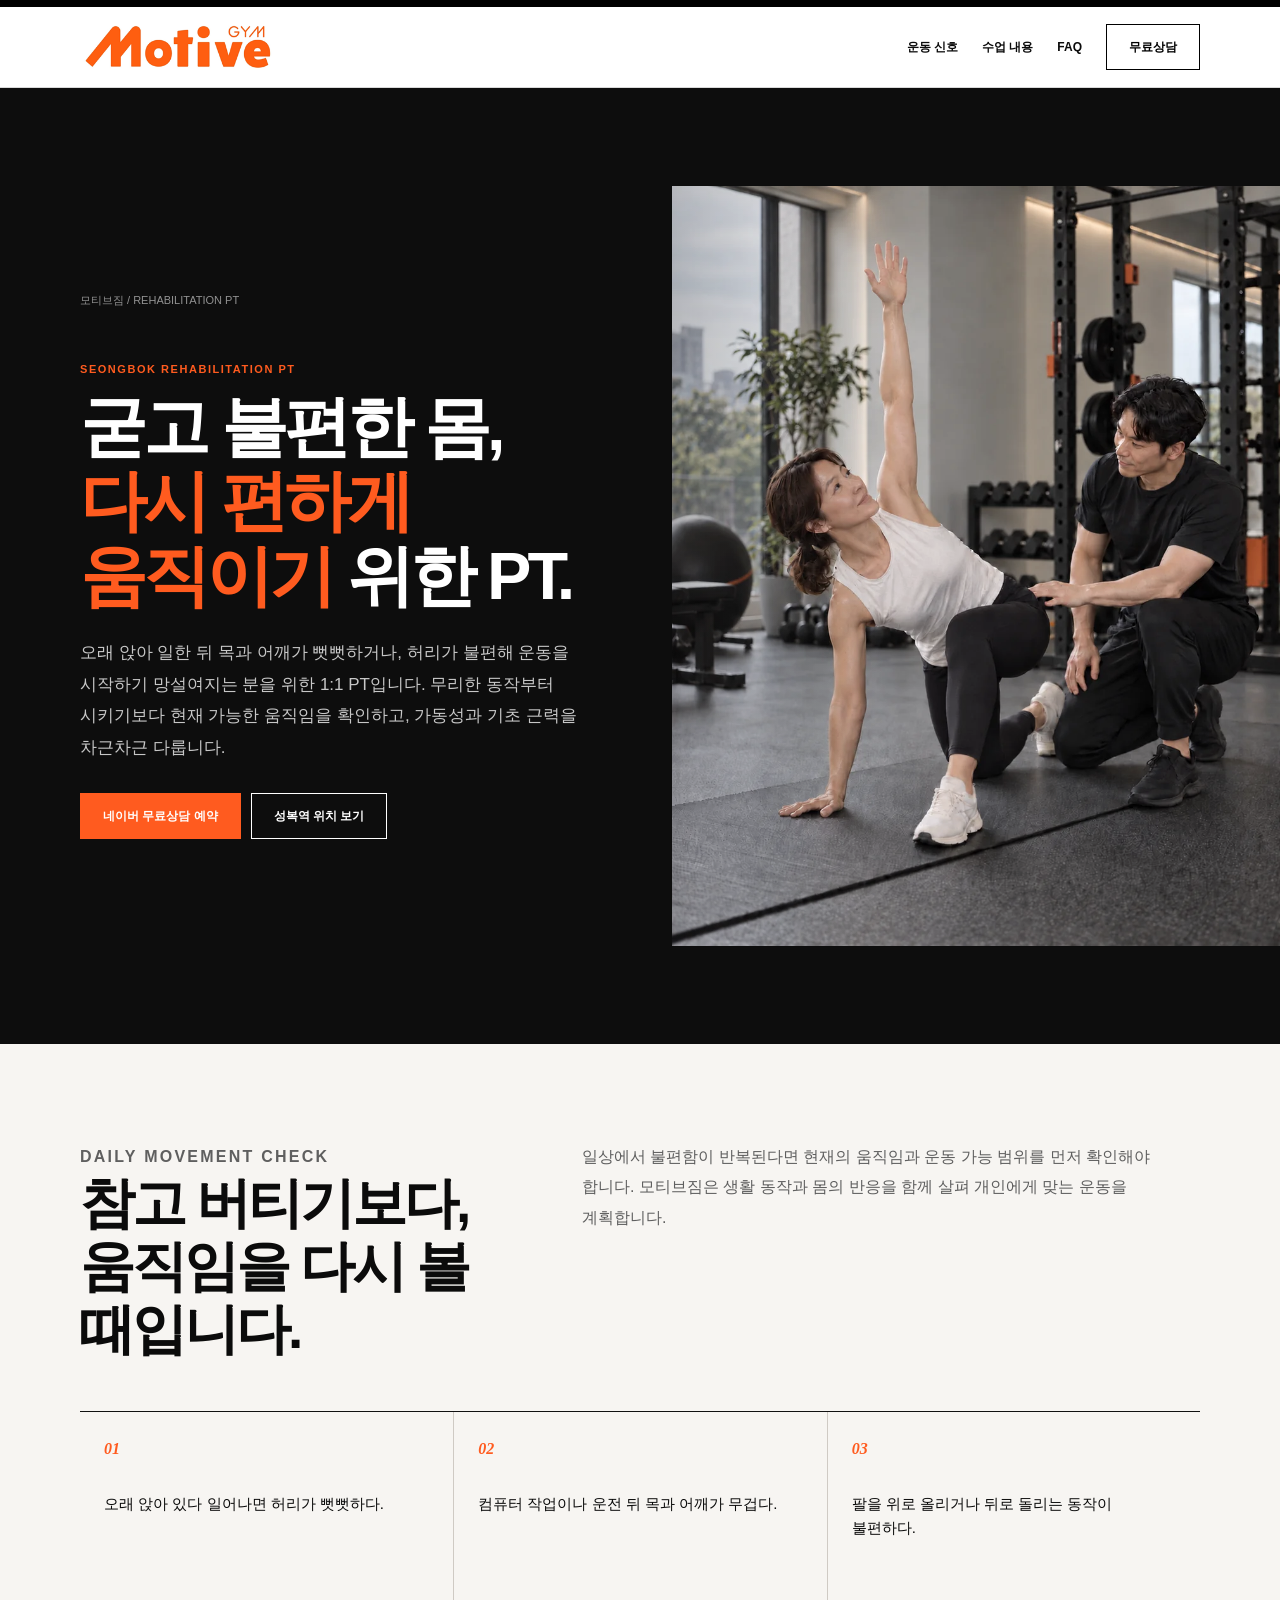
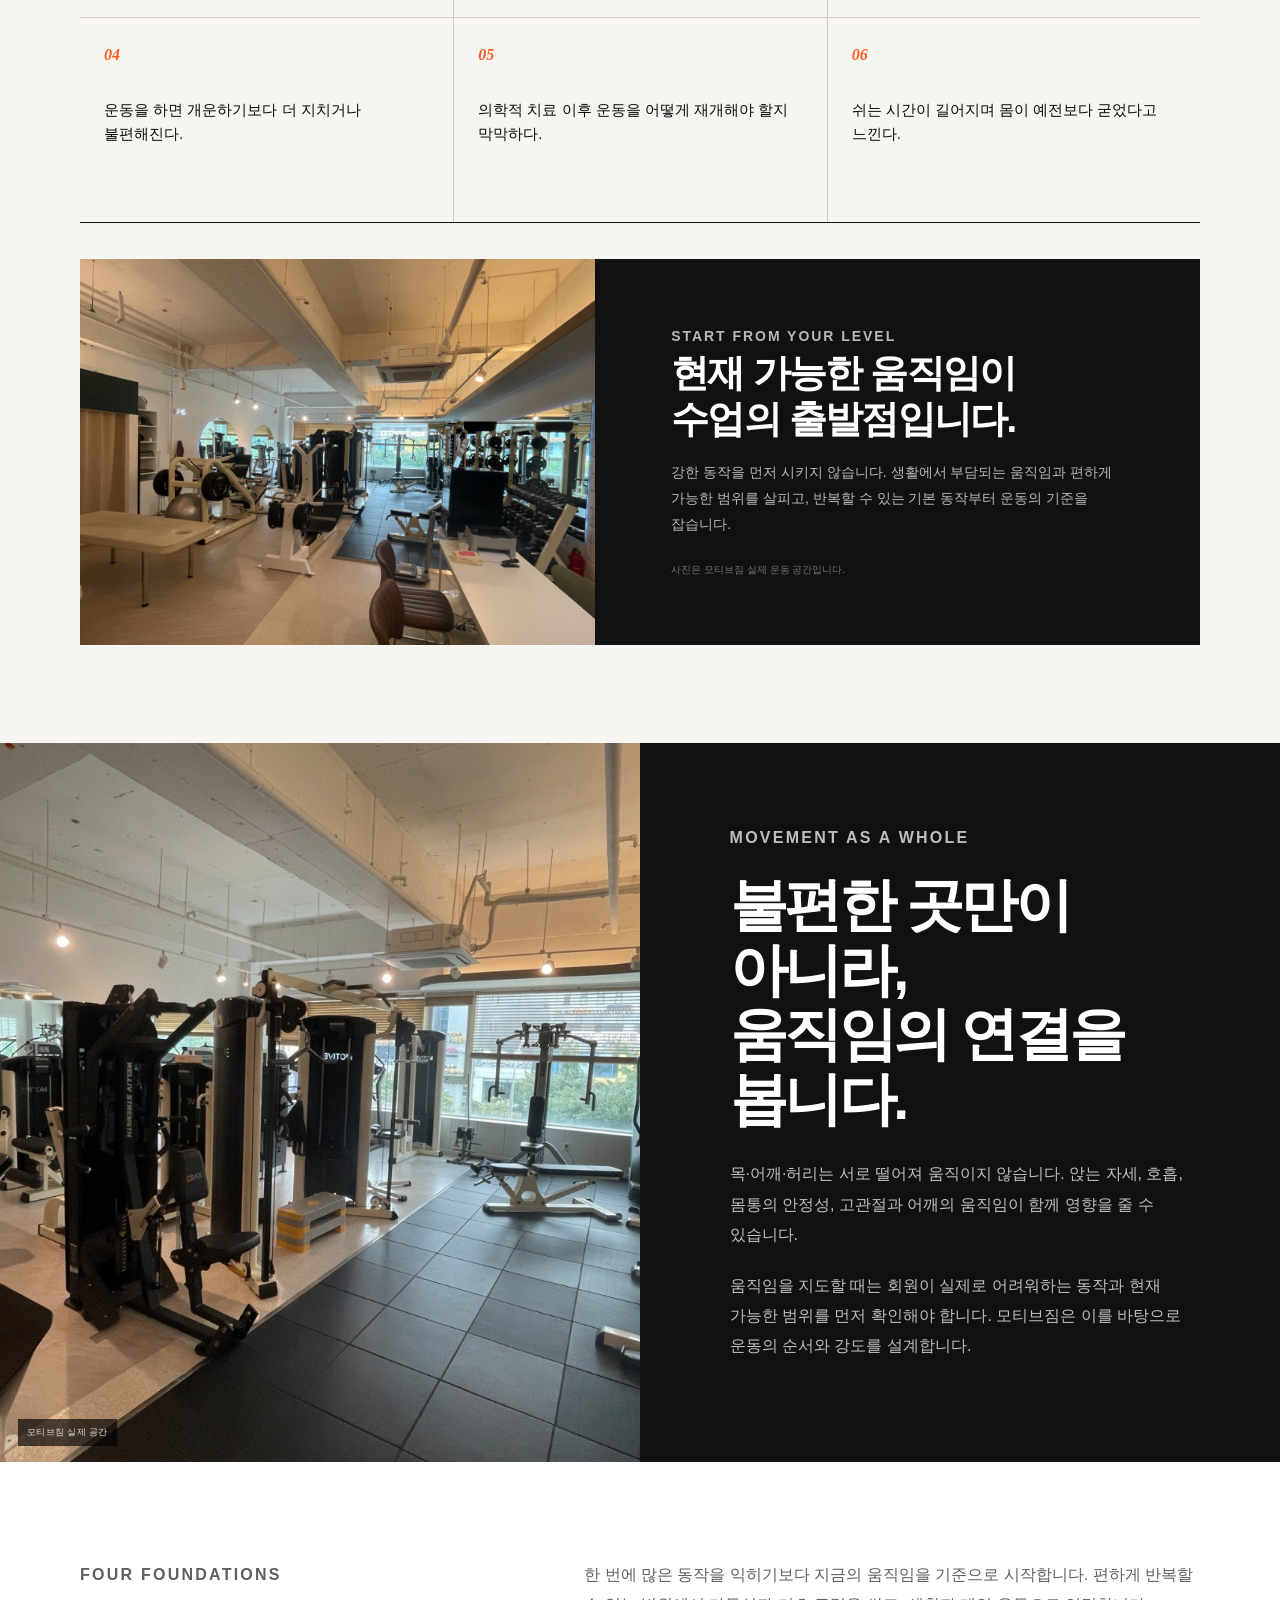
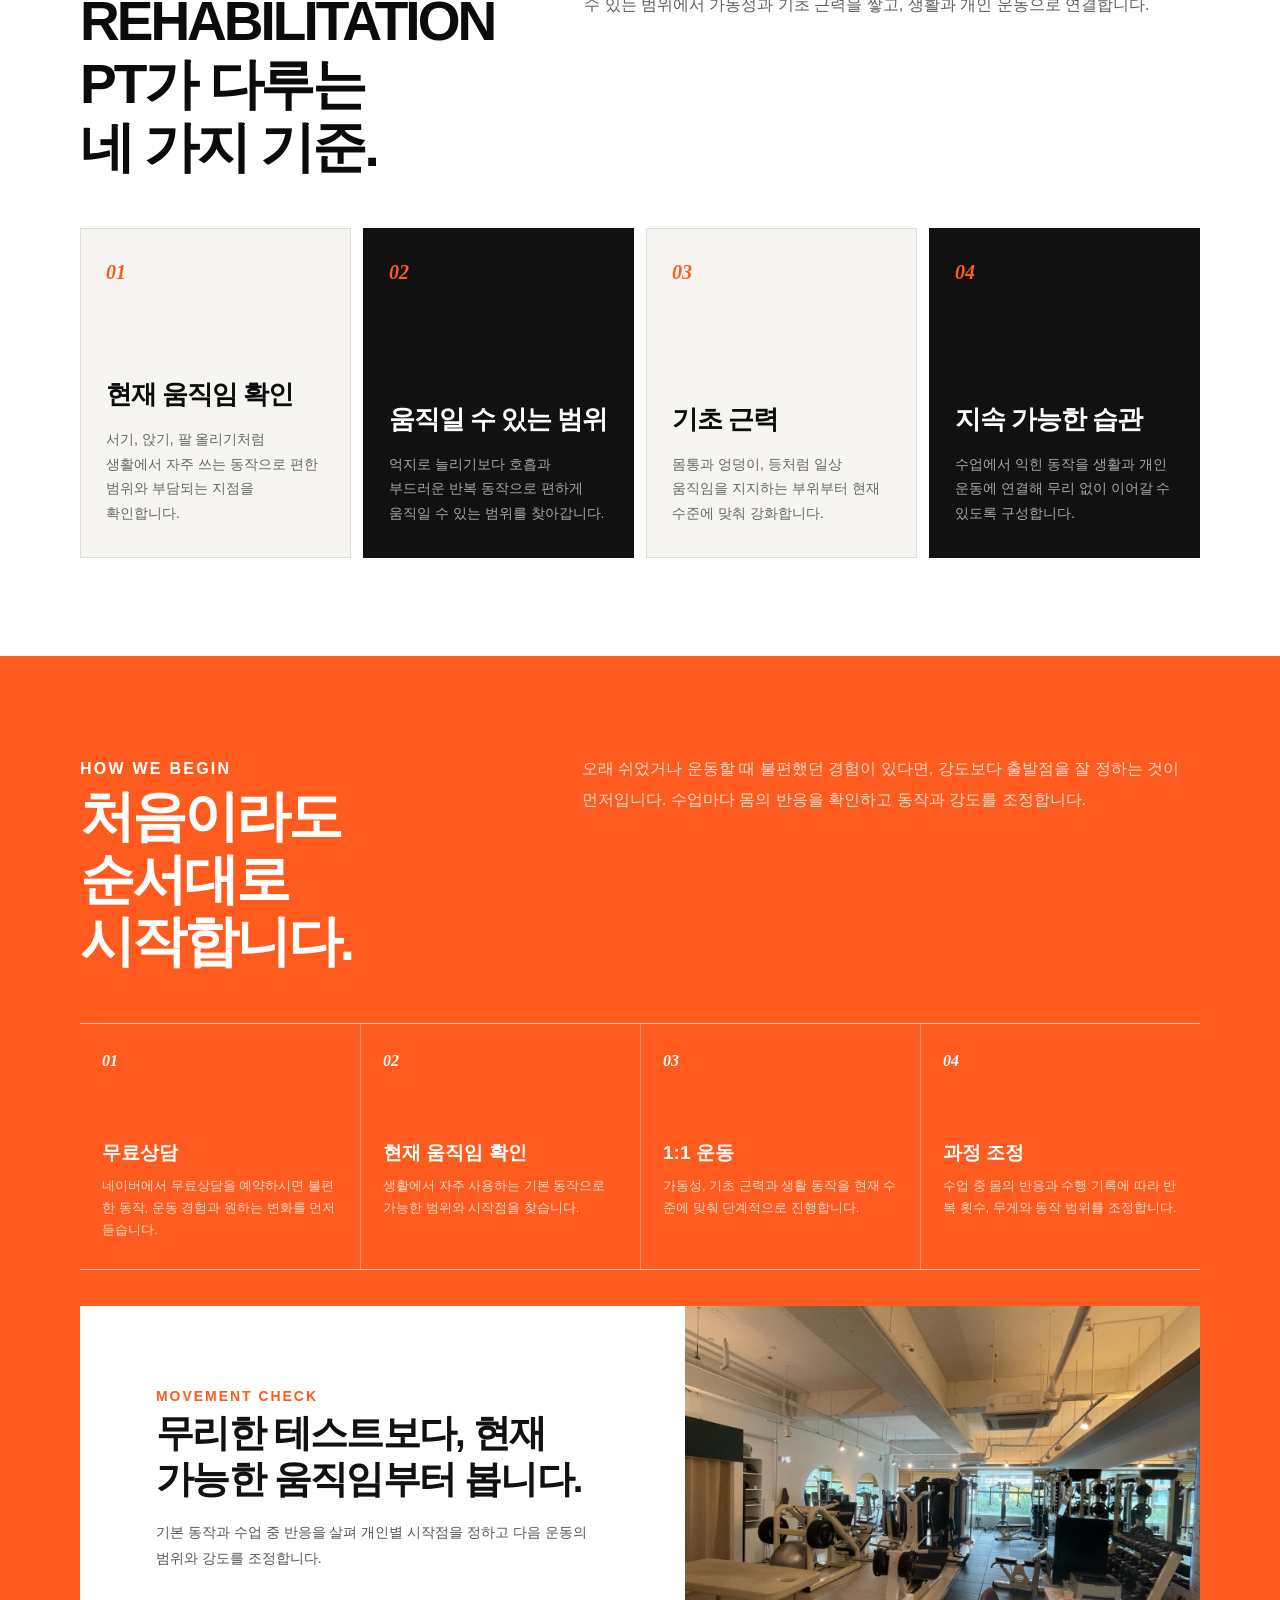
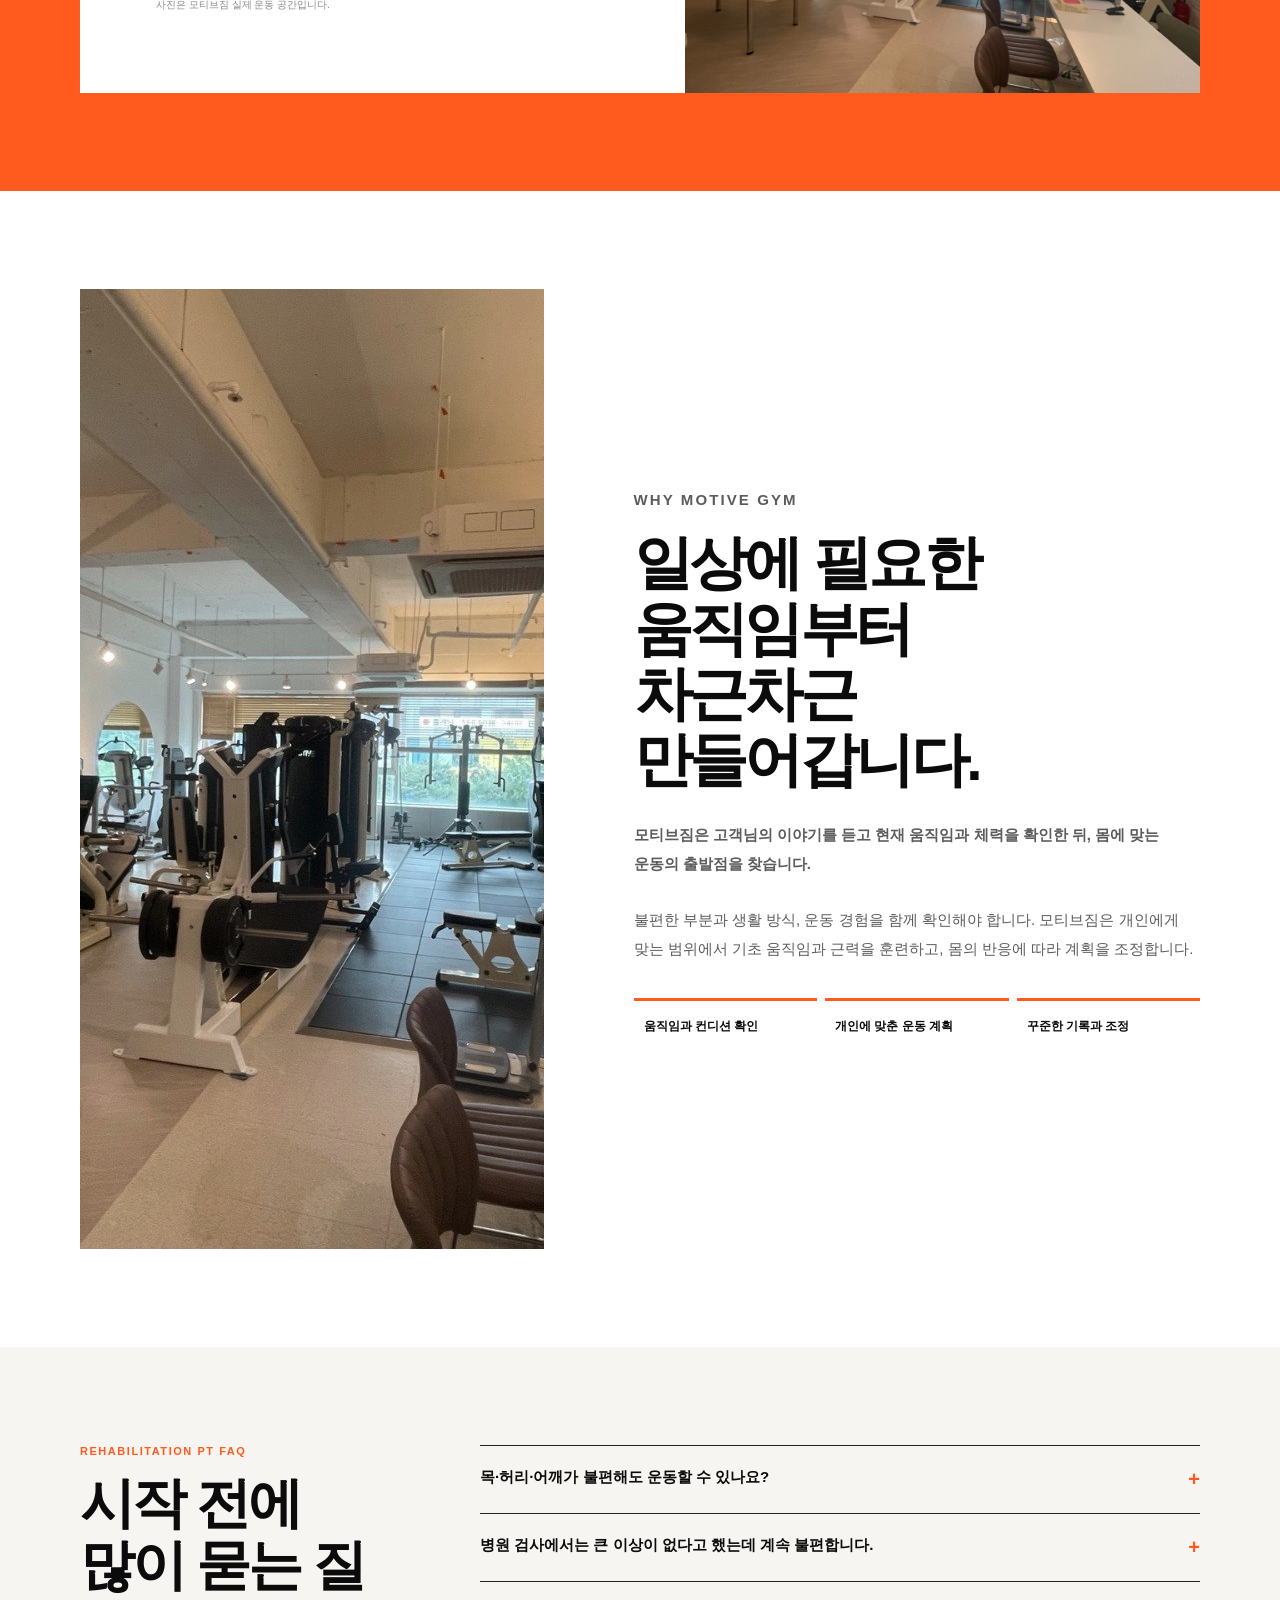
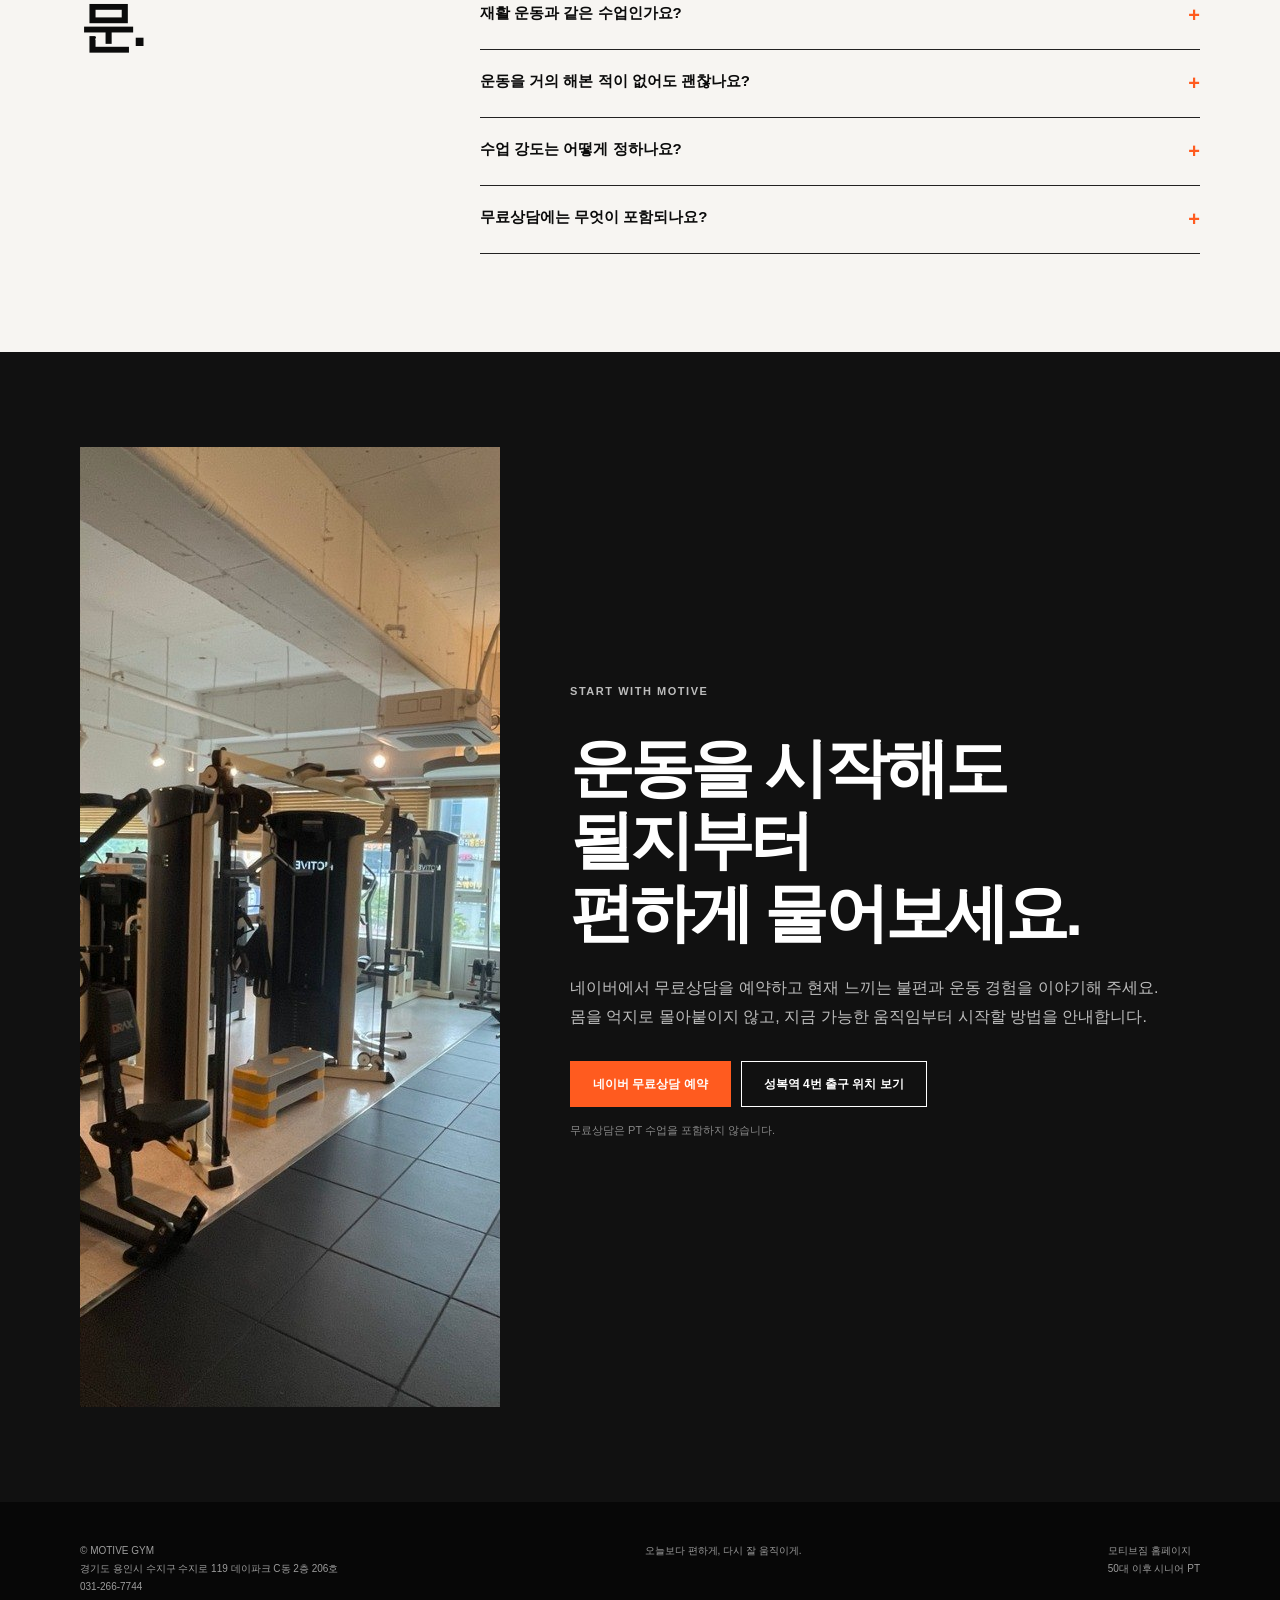
<file: body-reset-pt/index.html>
<!doctype html>
<html lang="ko-KR">
<head>
  <meta charset="utf-8">
  <meta name="viewport" content="width=device-width, initial-scale=1, viewport-fit=cover">
  <meta name="theme-color" content="#0b0b0b">
  <title>성복동 리해빌리테이션 PT | 목·어깨·허리 불편 후 운동 재시작 - 모티브짐</title>
  <meta name="description" content="성복역 4번 출구 앞 모티브짐. 목·어깨·허리가 굳고 불편해 운동이 부담스러운 30~50대를 위한 1:1 REHABILITATION PT입니다. 현재 움직임을 확인하고 가동성·기초 근력·생활 동작을 단계적으로 다룹니다.">
  <meta name="keywords" content="성복동 PT, 성복역 PT, 리해빌리테이션 PT, 목 어깨 허리 불편, 운동 재시작, 가동성 운동, 기초 근력 운동, 모티브짐">
  <meta name="author" content="김민준, 모티브짐">
  <meta name="robots" content="index, follow, max-image-preview:large, max-snippet:-1, max-video-preview:-1">
  <meta name="googlebot" content="index, follow, max-image-preview:large, max-snippet:-1, max-video-preview:-1">
  <link rel="canonical" href="https://motivegym.co.kr/body-reset-pt/">
  <link rel="alternate" hreflang="ko-KR" href="https://motivegym.co.kr/body-reset-pt/">
  <link rel="alternate" hreflang="x-default" href="https://motivegym.co.kr/body-reset-pt/">
  <link rel="sitemap" type="application/xml" href="https://motivegym.co.kr/sitemap.xml">
  <meta property="og:type" content="website">
  <meta property="og:locale" content="ko_KR">
  <meta property="og:site_name" content="모티브짐">
  <meta property="og:title" content="굳고 불편한 몸, 다시 편하게 움직이기 위한 REHABILITATION PT">
  <meta property="og:description" content="목·어깨·허리 불편 때문에 미뤘던 운동을 현재 몸 상태에 맞춰 다시 시작하세요.">
  <meta property="og:url" content="https://motivegym.co.kr/body-reset-pt/">
  <meta property="og:image" content="https://motivegym.co.kr/assets/body-reset-pt/body-reset-pt-og.jpg">
  <meta property="og:image:alt" content="목·어깨·허리 불편 후 운동 재시작을 표현한 모티브짐 REHABILITATION PT 이미지">
  <meta name="twitter:card" content="summary_large_image">
  <meta name="twitter:title" content="성복동 REHABILITATION PT | 모티브짐">
  <meta name="twitter:description" content="목·어깨·허리 불편으로 운동을 미뤘던 30~50대를 위한 단계적인 1:1 PT.">
  <meta name="twitter:image" content="https://motivegym.co.kr/assets/body-reset-pt/body-reset-pt-og.jpg">
  <link rel="icon" href="data:image/svg+xml,%3Csvg xmlns='http://www.w3.org/2000/svg' viewBox='0 0 64 64'%3E%3Crect width='64' height='64' fill='%230b0b0b'/%3E%3Cpath d='M9 45 24 19l8 13 9-13h14v26H45V31L32 49 24 35 17 45z' fill='%23ff5b1f'/%3E%3C/svg%3E">
  <script type="application/ld+json">
  {
    "@context": "https://schema.org",
    "@graph": [
      {
        "@type": ["HealthClub", "ExerciseGym"],
        "@id": "https://motivegym.co.kr/#business",
        "name": "모티브짐",
        "alternateName": ["MotiveGym", "Motive Gym", "모티브짐 성복점"],
        "url": "https://motivegym.co.kr/",
        "logo": "https://motivegym.co.kr/assets/motivegym-logo.png",
        "slogan": "오늘보다 편하게, 다시 잘 움직이게.",
        "telephone": "+82-31-266-7744",
        "priceRange": "₩₩",
        "address": {
          "@type": "PostalAddress",
          "streetAddress": "수지로 119 데이파크 C동 2층 206호",
          "addressLocality": "용인시 수지구",
          "addressRegion": "경기도",
          "addressCountry": "KR"
        },
        "geo": {"@type": "GeoCoordinates", "latitude": 37.3130195, "longitude": 127.0790766},
        "hasMap": "https://map.naver.com/p/entry/place/1687051931",
        "founder": {"@id": "https://motivegym.co.kr/#kim-minjun"},
        "areaServed": [{"@type": "Place", "name": "성복동"}, {"@type": "Place", "name": "성복역"}],
        "sameAs": ["https://blog.naver.com/ssepeus", "https://www.instagram.com/motivegym_official/", "https://map.naver.com/p/entry/place/1687051931", "https://www.google.com/maps?cid=3171583335808988766"]
      },
      {
        "@type": "Person",
        "@id": "https://motivegym.co.kr/#kim-minjun",
        "name": "김민준",
        "jobTitle": "모티브짐 대표 트레이너",
        "worksFor": {"@id": "https://motivegym.co.kr/#business"},
        "description": "물리치료를 전공하고 병원 재활 현장을 경험한 뒤 보디빌딩과 퍼스널 트레이닝 경험을 이어온 모티브짐 대표입니다."
      },
      {
        "@type": "WebSite",
        "@id": "https://motivegym.co.kr/#website",
        "url": "https://motivegym.co.kr/",
        "name": "모티브짐",
        "alternateName": "MotiveGym",
        "inLanguage": "ko-KR",
        "publisher": {"@id": "https://motivegym.co.kr/#business"}
      },
      {
        "@type": "Service",
        "@id": "https://motivegym.co.kr/body-reset-pt/#service",
        "name": "목·어깨·허리 불편 후 운동 재시작을 위한 REHABILITATION PT",
        "serviceType": "1:1 REHABILITATION 퍼스널 트레이닝",
        "url": "https://motivegym.co.kr/body-reset-pt/",
        "provider": {"@id": "https://motivegym.co.kr/#business"},
        "areaServed": [{"@type": "Place", "name": "성복동"}, {"@type": "Place", "name": "성복역"}],
        "audience": {"@type": "PeopleAudience", "suggestedMinAge": 30, "suggestedMaxAge": 59, "audienceType": "목·어깨·허리 불편으로 운동 재시작이 부담스러운 30~50대 성인"},
        "description": "현재 움직임을 확인하고 가동성, 기초 근력, 생활 동작을 단계적으로 다루는 1:1 퍼스널 트레이닝입니다.",
        "availableChannel": {"@type": "ServiceChannel", "serviceUrl": "https://m.booking.naver.com/booking/6/bizes/1210623/items/6558384"}
      },
      {
        "@type": "WebPage",
        "@id": "https://motivegym.co.kr/body-reset-pt/#webpage",
        "url": "https://motivegym.co.kr/body-reset-pt/",
        "name": "성복동 리해빌리테이션 PT | 목·어깨·허리 불편 후 운동 재시작 - 모티브짐",
        "description": "목·어깨·허리 불편으로 운동이 부담스러운 30~50대를 위한 성복동 모티브짐의 REHABILITATION PT 안내입니다.",
        "inLanguage": "ko-KR",
        "isPartOf": {"@id": "https://motivegym.co.kr/#website"},
        "about": {"@id": "https://motivegym.co.kr/body-reset-pt/#service"},
        "mainEntity": {"@id": "https://motivegym.co.kr/body-reset-pt/#service"},
        "breadcrumb": {"@id": "https://motivegym.co.kr/body-reset-pt/#breadcrumb"}
      },
      {
        "@type": "BreadcrumbList",
        "@id": "https://motivegym.co.kr/body-reset-pt/#breadcrumb",
        "itemListElement": [
          {"@type": "ListItem", "position": 1, "name": "모티브짐", "item": "https://motivegym.co.kr/"},
          {"@type": "ListItem", "position": 2, "name": "REHABILITATION PT", "item": "https://motivegym.co.kr/body-reset-pt/"}
        ]
      },
      {
        "@type": "FAQPage",
        "@id": "https://motivegym.co.kr/body-reset-pt/#faqpage",
        "mainEntity": [
          {"@type": "Question", "name": "목·허리·어깨가 불편해도 운동할 수 있나요?", "acceptedAnswer": {"@type": "Answer", "text": "불편함의 정도와 움직임을 먼저 확인한 뒤 무리하지 않는 범위에서 진행합니다. 증상이 심하거나 의학적 판단이 필요한 경우에는 의료기관 상담을 먼저 권합니다."}},
          {"@type": "Question", "name": "병원 검사에서는 큰 이상이 없다고 했는데 계속 불편합니다.", "acceptedAnswer": {"@type": "Answer", "text": "검사 결과만으로 운동 내용을 정하지 않습니다. 어떤 생활 동작에서 불편한지, 어느 범위까지 편하게 움직일 수 있는지를 확인해 운동을 구성합니다. 원인을 진단하거나 치료하는 프로그램은 아닙니다."}},
          {"@type": "Question", "name": "재활 운동과 같은 수업인가요?", "acceptedAnswer": {"@type": "Answer", "text": "의료기관의 재활 치료가 아닌 개인 운동 수업입니다. 치료가 끝난 뒤 운동 재개가 막막하거나 오랜 휴식 후 다시 움직이고 싶은 분에게 현재 수준에 맞는 운동을 안내합니다."}},
          {"@type": "Question", "name": "운동을 거의 해본 적이 없어도 괜찮나요?", "acceptedAnswer": {"@type": "Answer", "text": "가능합니다. 복잡하거나 강한 동작부터 시작하지 않고 호흡, 기본 움직임, 기초 근력 순으로 진행합니다."}},
          {"@type": "Question", "name": "수업 강도는 어떻게 정하나요?", "acceptedAnswer": {"@type": "Answer", "text": "첫 수업과 매 수업에서 몸의 반응을 확인하고 반복 횟수, 무게, 동작 범위를 조정합니다."}},
          {"@type": "Question", "name": "무료상담에는 무엇이 포함되나요?", "acceptedAnswer": {"@type": "Answer", "text": "네이버에서 무료상담을 예약하시면 현재 느끼는 불편, 운동 경험과 원하는 목표를 바탕으로 적합한 시작 방법을 안내합니다. 무료상담은 PT 수업을 포함하지 않습니다."}}
        ]
      }
    ]
  }
  </script>
  <style>
    :root{--black:#0b0b0b;--white:#fff;--ivory:#f7f5f2;--orange:#ff5b1f;--gray:#646464;--line:#d9d9d9;--max:1120px}
    *{box-sizing:border-box}html{scroll-behavior:smooth;scroll-padding-top:100px}body{margin:0;background:#fff;color:var(--black);font-family:-apple-system,BlinkMacSystemFont,"Pretendard","Noto Sans KR","Malgun Gothic",Arial,sans-serif;-webkit-font-smoothing:antialiased}body:before{content:"";position:fixed;z-index:200;inset:0 0 auto;height:7px;background:#000}img{display:block;max-width:100%}a{color:inherit;text-decoration:none}.wrap{width:min(calc(100% - 48px),var(--max));margin:auto}.label{margin:0 0 15px;color:var(--orange);font-size:11px;font-weight:900;letter-spacing:.14em}.button{display:inline-flex;min-height:46px;padding:0 22px;align-items:center;justify-content:center;border:1px solid currentColor;font-size:12px;font-weight:900}.button.orange{background:var(--orange);border-color:var(--orange);color:#fff}.button.light{color:#fff}.button.dark{color:#000}.site-header{position:sticky;z-index:100;top:0;padding-top:7px;background:#fff;border-bottom:1px solid var(--line)}.header{height:80px;display:flex;align-items:center;justify-content:space-between;gap:24px}.logo img{width:196px;height:auto}.header-nav{display:flex;align-items:center;gap:24px;font-size:12px;font-weight:800}.hero{display:grid;grid-template-columns:1.05fr .95fr;min-height:680px;background:#0d0d0d;color:#fff}.hero-copy{display:flex;flex-direction:column;justify-content:center;padding:90px max(40px,calc((100vw - var(--max))/2)) 90px max(24px,calc((100vw - var(--max))/2))}.crumb{margin:0 0 55px;color:rgba(255,255,255,.55);font-size:11px}.hero h1{max-width:720px;margin:0 0 24px;font-size:clamp(45px,5.2vw,76px);line-height:1.12;letter-spacing:-.06em;word-break:keep-all}.hero h1 span{color:var(--orange)}.hero-lead{max-width:660px;margin:0 0 30px;color:rgba(255,255,255,.77);font-size:17px;line-height:1.85;word-break:keep-all}.actions{display:flex;gap:10px;flex-wrap:wrap}.hero-visual{position:relative;min-height:680px}.hero-visual img{width:100%;height:100%;object-fit:cover;filter:saturate(.78) contrast(1.04)}.hero-visual:after{content:"";position:absolute;inset:0;background:linear-gradient(90deg,rgba(13,13,13,.25),transparent 35%)}section{padding:98px 0}.section-heading{display:grid;grid-template-columns:.8fr 1.2fr;gap:90px;align-items:start;margin-bottom:50px}.section-heading h2{margin:0;font-size:clamp(38px,4.3vw,60px);line-height:1.14;letter-spacing:-.055em;word-break:keep-all}.section-heading p{margin:0;color:#5f5f5f;font-size:16px;line-height:1.9;word-break:keep-all}.signals{background:var(--ivory)}.signal-grid{display:grid;grid-template-columns:repeat(3,1fr);border-top:1px solid #111;border-bottom:1px solid #111}.signal{padding:28px 24px;min-height:205px}.signal+.signal{border-left:1px solid #cfcac4}.signal b{display:block;margin-bottom:34px;color:var(--orange);font-family:Georgia,serif;font-style:italic}.signal p{margin:0;font-size:15px;line-height:1.65;word-break:keep-all}.bridge{display:grid;grid-template-columns:1fr 1fr;padding:0;background:#111;color:#fff}.bridge-image img{width:100%;height:100%;min-height:620px;object-fit:cover;filter:saturate(.8)}.bridge-copy{display:flex;flex-direction:column;justify-content:center;padding:80px clamp(35px,7vw,110px)}.bridge h2{margin:0 0 28px;font-size:clamp(39px,4.5vw,63px);line-height:1.12;letter-spacing:-.06em;word-break:keep-all}.bridge p{margin:0 0 20px;color:rgba(255,255,255,.73);font-size:16px;line-height:1.9;word-break:keep-all}.bridge .note{padding-top:20px;border-top:1px solid rgba(255,255,255,.2);font-size:12px;color:rgba(255,255,255,.5)}.four{background:#fff}.four-grid{display:grid;grid-template-columns:repeat(4,1fr);gap:12px}.four-card{min-height:330px;padding:32px 25px;display:flex;flex-direction:column;background:var(--ivory);border:1px solid #e0ddd9}.four-card:nth-child(2n){background:#111;color:#fff;border-color:#111}.four-card b{font-family:Georgia,serif;color:var(--orange);font-size:20px;font-style:italic}.four-card h3{margin:auto 0 15px;font-size:26px;letter-spacing:-.04em}.four-card p{margin:0;color:#666;font-size:14px;line-height:1.75;word-break:keep-all}.four-card:nth-child(2n) p{color:rgba(255,255,255,.63)}.process{background:var(--orange);color:#fff}.process .section-heading p{color:rgba(255,255,255,.8)}.process-grid{display:grid;grid-template-columns:repeat(4,1fr);border-top:1px solid rgba(255,255,255,.75);border-bottom:1px solid rgba(255,255,255,.75)}.process-card{padding:28px 22px;min-height:220px}.process-card+.process-card{border-left:1px solid rgba(255,255,255,.35)}.process-card b{font-family:Georgia,serif;font-style:italic}.process-card h3{margin:70px 0 9px;font-size:19px}.process-card p{margin:0;color:rgba(255,255,255,.78);font-size:13px;line-height:1.7}.why{background:#fff}.why-grid{display:grid;grid-template-columns:.9fr 1.1fr;gap:90px;align-items:center}.why-image img{width:100%;aspect-ratio:4/5;object-fit:cover;filter:saturate(.8)}.why h2{margin:0 0 28px;font-size:clamp(40px,4.6vw,64px);line-height:1.12;letter-spacing:-.06em;word-break:keep-all}.why-lead{margin:0 0 28px;font-size:18px;line-height:1.8;font-weight:700;word-break:keep-all}.why p{color:#5c5c5c;font-size:15px;line-height:1.9;word-break:keep-all}.credential-grid{display:grid;grid-template-columns:repeat(3,1fr);gap:8px;margin-top:35px}.credential{padding:16px 10px;border-top:3px solid var(--orange);font-size:12px;font-weight:900;line-height:1.5}.faq{background:var(--ivory)}.faq-grid{display:grid;grid-template-columns:320px 1fr;gap:80px}.faq h2{margin:0;font-size:clamp(38px,4.3vw,58px);line-height:1.13;letter-spacing:-.055em}details{border-top:1px solid #222}details:last-child{border-bottom:1px solid #222}summary{cursor:pointer;list-style:none;display:flex;justify-content:space-between;gap:18px;padding:22px 0;font-size:15px;font-weight:900}summary::-webkit-details-marker{display:none}summary:after{content:"+";color:var(--orange);font-size:20px}details[open] summary:after{content:"−"}details p{margin:-2px 42px 23px 0;color:#666;font-size:13px;line-height:1.8;word-break:keep-all}.closing{padding:95px 0;background:#111;color:#fff;text-align:center}.closing h2{max-width:850px;margin:0 auto 25px;font-size:clamp(42px,5vw,70px);line-height:1.13;letter-spacing:-.06em;word-break:keep-all}.closing p{margin:0 0 30px;color:rgba(255,255,255,.72);line-height:1.8}footer{padding:40px 0;background:#070707;color:rgba(255,255,255,.6);font-size:10px;line-height:1.8}.footer-grid{display:flex;justify-content:space-between;gap:20px;flex-wrap:wrap}.mobile-bar{display:none;position:fixed;z-index:150;left:0;right:0;bottom:0;padding:9px 11px calc(9px + env(safe-area-inset-bottom));background:rgba(9,9,9,.96);gap:8px}.mobile-bar a{flex:1;min-height:48px;display:flex;align-items:center;justify-content:center;color:#fff;border:1px solid rgba(255,255,255,.35);font-size:12px;font-weight:900}.mobile-bar a:last-child{background:var(--orange);border-color:var(--orange)}
    .image-note{position:absolute;z-index:2;left:18px;bottom:16px;padding:7px 9px;background:rgba(0,0,0,.66);color:rgba(255,255,255,.84);font-size:9px;letter-spacing:.04em}.hero-visual .image-note{left:22px;bottom:20px}.bridge-image{position:relative}
    .section-visual{position:relative;display:grid;grid-template-columns:.92fr 1.08fr;margin:36px 0 0;background:#111;color:#fff;overflow:hidden}.section-visual img{width:100%;height:100%;max-height:560px;aspect-ratio:4/5;object-fit:cover}.section-visual figcaption{display:flex;flex-direction:column;justify-content:center;padding:55px clamp(30px,6vw,76px)}.section-visual h3{margin:0 0 18px;font-size:clamp(28px,3vw,42px);line-height:1.2;letter-spacing:-.045em;word-break:keep-all}.section-visual p{margin:0;color:rgba(255,255,255,.7);font-size:14px;line-height:1.85;word-break:keep-all}.section-visual .disclosure{margin-top:24px;color:rgba(255,255,255,.42);font-size:10px}
    .process .section-visual{grid-template-columns:1.08fr .92fr;background:#fff;color:#111}.process .section-visual img{order:2}.process .section-visual figcaption{order:1}.process .section-visual p{color:#555}.process .section-visual .disclosure{color:#888}
    .closing-grid{display:grid;grid-template-columns:.8fr 1.2fr;gap:70px;align-items:center}.closing-visual{margin:0;background:#fff;overflow:hidden}.closing-visual img{width:100%;aspect-ratio:4/3;object-fit:cover;object-position:center 28%}.closing-copy{text-align:left}.closing-copy h2{margin-left:0}.closing-copy .actions{justify-content:flex-start}.consult-note{margin-top:14px!important;color:rgba(255,255,255,.5)!important;font-size:11px!important}

    @media(max-width:900px){.header-nav a:not(.button){display:none}.hero{grid-template-columns:1fr}.hero-copy{padding:75px 24px}.hero-visual{min-height:420px}.section-heading{grid-template-columns:1fr;gap:24px}.signal-grid{grid-template-columns:repeat(2,1fr)}.signal:nth-child(3),.signal:nth-child(5){border-left:0}.signal:nth-child(n+3){border-top:1px solid #cfcac4}.section-visual,.process .section-visual{grid-template-columns:1fr 1fr}.bridge{grid-template-columns:1fr}.bridge-image img{min-height:460px}.four-grid{grid-template-columns:repeat(2,1fr)}.process-grid{grid-template-columns:repeat(2,1fr)}.process-card:nth-child(3){border-left:0;border-top:1px solid rgba(255,255,255,.35)}.process-card:nth-child(4){border-top:1px solid rgba(255,255,255,.35)}.why-grid{grid-template-columns:1fr;gap:50px}.why-image img{aspect-ratio:16/10}.faq-grid{grid-template-columns:1fr;gap:40px}.closing-grid{grid-template-columns:1fr;gap:42px}.closing-visual{max-width:620px;margin:auto}.closing-copy{text-align:center}.closing-copy h2{margin-left:auto}.closing-copy .actions{justify-content:center}}
    @media(max-width:620px){.wrap{width:min(calc(100% - 30px),var(--max))}.header{height:68px}.logo img{width:164px}.header-nav .button{padding:0 12px;font-size:10px}.hero-copy{padding:65px 18px}.crumb{margin-bottom:38px}.hero h1{font-size:42px}.hero-lead{font-size:15px}.hero-visual{min-height:330px}section{padding:76px 0}.section-heading h2{font-size:38px}.signal-grid{grid-template-columns:1fr}.signal+.signal,.signal:nth-child(3),.signal:nth-child(5){border-left:0;border-top:1px solid #cfcac4}.signal{min-height:0}.signal b{margin-bottom:20px}.section-visual,.process .section-visual{grid-template-columns:1fr}.section-visual img,.process .section-visual img{order:1;max-height:none;aspect-ratio:4/5}.section-visual figcaption,.process .section-visual figcaption{order:2;padding:38px 24px}.bridge-image img{min-height:350px}.bridge-copy{padding:65px 20px}.bridge h2{font-size:38px}.four-grid{grid-template-columns:1fr}.four-card{min-height:280px}.process-grid{grid-template-columns:1fr}.process-card+.process-card,.process-card:nth-child(3){border-left:0;border-top:1px solid rgba(255,255,255,.35)}.process-card{min-height:0}.process-card h3{margin-top:42px}.why-image img{aspect-ratio:4/3}.why h2{font-size:39px}.credential-grid{grid-template-columns:1fr}.faq h2{font-size:38px}.closing h2{font-size:41px}.closing-visual img{aspect-ratio:1/1;object-position:center 20%}.mobile-bar{display:flex}footer{padding-bottom:100px}}
    a:focus-visible,summary:focus-visible{outline:3px solid #ffb090;outline-offset:4px}
    .process .section-visual .label{color:var(--orange)}
    .body-reset .section-visual img{aspect-ratio:4/3;object-position:center}
    @media(min-width:901px){.signal:nth-child(3n+1){border-left:0}.signal:nth-child(n+4){border-top:1px solid #cfcac4}}
    @media(min-width:621px) and (max-width:900px){.signal{border-left:0!important}.signal:nth-child(even){border-left:1px solid #cfcac4!important}}
    @media(max-width:620px){.signal{border-left:0!important}.body-reset .section-visual img,.body-reset .process .section-visual img{aspect-ratio:4/3}}
    @media(prefers-reduced-motion:reduce){html{scroll-behavior:auto}}
  </style>
</head>
<body class="body-reset">
  <header class="site-header">
    <div class="header wrap">
      <a class="logo" href="../" aria-label="모티브짐 홈페이지"><img src="../assets/motivegym-logo-header.png" alt="Motive Gym 모티브짐" width="339" height="85"></a>
      <nav class="header-nav" aria-label="REHABILITATION PT 페이지 메뉴"><a href="#need">운동 신호</a><a href="#program">수업 내용</a><a href="#faq">FAQ</a><a class="button dark" href="https://m.booking.naver.com/booking/6/bizes/1210623/items/6558384" target="_blank" rel="noopener noreferrer" aria-label="네이버 상담 예약으로 REHABILITATION PT 무료상담">무료상담</a></nav>
    </div>
  </header>

  <main>
    <section class="hero" aria-labelledby="page-title">
      <div class="hero-copy"><p class="crumb"><a href="../">모티브짐</a> / REHABILITATION PT</p><p class="label">SEONGBOK REHABILITATION PT</p><h1 id="page-title">굳고 불편한 몸,<br><span>다시 편하게 움직이기</span> 위한 PT.</h1><p class="hero-lead">오래 앉아 일한 뒤 목과 어깨가 뻣뻣하거나, 허리가 불편해 운동을 시작하기 망설여지는 분을 위한 1:1 PT입니다. 무리한 동작부터 시키기보다 현재 가능한 움직임을 확인하고, 가동성과 기초 근력을 차근차근 다룹니다.</p><div class="actions"><a class="button orange" href="https://m.booking.naver.com/booking/6/bizes/1210623/items/6558384" target="_blank" rel="noopener noreferrer" aria-label="네이버 상담 예약으로 REHABILITATION PT 무료상담">네이버 무료상담 예약</a><a class="button light" href="https://map.naver.com/p/entry/place/1687051931" target="_blank" rel="noopener noreferrer">성복역 위치 보기</a></div></div>
      <div class="hero-visual"><img src="../assets/body-reset-pt/body-reset-pt-hero.webp" alt="목·어깨·허리 불편 후 운동 재시작을 표현한 REHABILITATION PT 프로그램 이미지" width="960" height="1200" decoding="async" fetchpriority="high"></div>
    </section>

    <section class="signals" id="need">
      <div class="wrap"><div class="section-heading"><div><p class="label">DAILY MOVEMENT CHECK</p><h2>참고 버티기보다,<br>움직임을 다시 볼 때입니다.</h2></div><p>일상에서 불편함이 반복된다면 현재의 움직임과 운동 가능 범위를 먼저 확인해야 합니다. 모티브짐은 생활 동작과 몸의 반응을 함께 살펴 개인에게 맞는 운동을 계획합니다.</p></div>
        <div class="signal-grid">
          <article class="signal"><b>01</b><p>오래 앉아 있다 일어나면 허리가 뻣뻣하다.</p></article>
          <article class="signal"><b>02</b><p>컴퓨터 작업이나 운전 뒤 목과 어깨가 무겁다.</p></article>
          <article class="signal"><b>03</b><p>팔을 위로 올리거나 뒤로 돌리는 동작이 불편하다.</p></article>
          <article class="signal"><b>04</b><p>운동을 하면 개운하기보다 더 지치거나 불편해진다.</p></article>
          <article class="signal"><b>05</b><p>의학적 치료 이후 운동을 어떻게 재개해야 할지 막막하다.</p></article>
          <article class="signal"><b>06</b><p>쉬는 시간이 길어지며 몸이 예전보다 굳었다고 느낀다.</p></article>
        </div>
        <figure class="section-visual"><img src="../assets/motivegym-interior-02.jpg" alt="현재 움직임과 기초 근력을 확인할 수 있는 성복동 모티브짐 실제 운동 공간" width="1280" height="960" loading="lazy" decoding="async"><figcaption><p class="label">START FROM YOUR LEVEL</p><h3>현재 가능한 움직임이 수업의 출발점입니다.</h3><p>강한 동작을 먼저 시키지 않습니다. 생활에서 부담되는 움직임과 편하게 가능한 범위를 살피고, 반복할 수 있는 기본 동작부터 운동의 기준을 잡습니다.</p><p class="disclosure">사진은 모티브짐 실제 운동 공간입니다.</p></figcaption></figure>
      </div>
    </section>

    <section class="bridge">
      <div class="bridge-image"><img src="../assets/motivegym-interior-01.jpg" alt="가동성과 기초 근력 운동을 단계적으로 진행하는 모티브짐 실제 공간" width="1280" height="960" loading="lazy" decoding="async"><span class="image-note">모티브짐 실제 공간</span></div>
      <div class="bridge-copy"><p class="label">MOVEMENT AS A WHOLE</p><h2>불편한 곳만이 아니라,<br>움직임의 연결을 봅니다.</h2><p>목·어깨·허리는 서로 떨어져 움직이지 않습니다. 앉는 자세, 호흡, 몸통의 안정성, 고관절과 어깨의 움직임이 함께 영향을 줄 수 있습니다.</p><p>움직임을 지도할 때는 회원이 실제로 어려워하는 동작과 현재 가능한 범위를 먼저 확인해야 합니다. 모티브짐은 이를 바탕으로 운동의 순서와 강도를 설계합니다.</p></div>
    </section>

    <section class="four" id="program">
      <div class="wrap"><div class="section-heading"><div><p class="label">FOUR FOUNDATIONS</p><h2>REHABILITATION PT가 다루는<br>네 가지 기준.</h2></div><p>한 번에 많은 동작을 익히기보다 지금의 움직임을 기준으로 시작합니다. 편하게 반복할 수 있는 범위에서 가동성과 기초 근력을 쌓고, 생활과 개인 운동으로 연결합니다.</p></div>
        <div class="four-grid">
          <article class="four-card"><b>01</b><h3>현재 움직임 확인</h3><p>서기, 앉기, 팔 올리기처럼 생활에서 자주 쓰는 동작으로 편한 범위와 부담되는 지점을 확인합니다.</p></article>
          <article class="four-card"><b>02</b><h3>움직일 수 있는 범위</h3><p>억지로 늘리기보다 호흡과 부드러운 반복 동작으로 편하게 움직일 수 있는 범위를 찾아갑니다.</p></article>
          <article class="four-card"><b>03</b><h3>기초 근력</h3><p>몸통과 엉덩이, 등처럼 일상 움직임을 지지하는 부위부터 현재 수준에 맞춰 강화합니다.</p></article>
          <article class="four-card"><b>04</b><h3>지속 가능한 습관</h3><p>수업에서 익힌 동작을 생활과 개인 운동에 연결해 무리 없이 이어갈 수 있도록 구성합니다.</p></article>
        </div>
      </div>
    </section>

    <section class="process">
      <div class="wrap"><div class="section-heading"><div><p class="label" style="color:#fff">HOW WE BEGIN</p><h2>처음이라도<br>순서대로 시작합니다.</h2></div><p>오래 쉬었거나 운동할 때 불편했던 경험이 있다면, 강도보다 출발점을 잘 정하는 것이 먼저입니다. 수업마다 몸의 반응을 확인하고 동작과 강도를 조정합니다.</p></div>
        <div class="process-grid">
          <article class="process-card"><b>01</b><h3>무료상담</h3><p>네이버에서 무료상담을 예약하시면 불편한 동작, 운동 경험과 원하는 변화를 먼저 듣습니다.</p></article>
          <article class="process-card"><b>02</b><h3>현재 움직임 확인</h3><p>생활에서 자주 사용하는 기본 동작으로 가능한 범위와 시작점을 찾습니다.</p></article>
          <article class="process-card"><b>03</b><h3>1:1 운동</h3><p>가동성, 기초 근력과 생활 동작을 현재 수준에 맞춰 단계적으로 진행합니다.</p></article>
          <article class="process-card"><b>04</b><h3>과정 조정</h3><p>수업 중 몸의 반응과 수행 기록에 따라 반복 횟수, 무게와 동작 범위를 조정합니다.</p></article>
        </div>
        <figure class="section-visual"><img src="../assets/motivegym-interior-02.jpg" alt="REHABILITATION PT의 움직임 확인과 1대1 운동이 진행되는 모티브짐 실제 공간" width="1280" height="960" loading="lazy" decoding="async"><figcaption><p class="label">MOVEMENT CHECK</p><h3>무리한 테스트보다, 현재 가능한 움직임부터 봅니다.</h3><p>기본 동작과 수업 중 반응을 살펴 개인별 시작점을 정하고 다음 운동의 범위와 강도를 조정합니다.</p><p class="disclosure">사진은 모티브짐 실제 운동 공간입니다.</p></figcaption></figure>
      </div>
    </section>

    <section class="why">
      <div class="wrap why-grid"><div class="why-image"><img src="../assets/motivegym-interior-02.jpg" alt="개인별 REHABILITATION PT를 설계하는 모티브짐 실제 공간" width="1280" height="960" loading="lazy" decoding="async"></div><div><p class="label">WHY MOTIVE GYM</p><h2>일상에 필요한 움직임부터<br>차근차근 만들어갑니다.</h2><p class="why-lead">모티브짐은 고객님의 이야기를 듣고 현재 움직임과 체력을 확인한 뒤, 몸에 맞는 운동의 출발점을 찾습니다.</p><p>불편한 부분과 생활 방식, 운동 경험을 함께 확인해야 합니다. 모티브짐은 개인에게 맞는 범위에서 기초 움직임과 근력을 훈련하고, 몸의 반응에 따라 계획을 조정합니다.</p><div class="credential-grid"><div class="credential">움직임과 컨디션 확인</div><div class="credential">개인에 맞춘 운동 계획</div><div class="credential">꾸준한 기록과 조정</div></div></div></div>
    </section>

    <section class="faq" id="faq">
      <div class="wrap faq-grid"><div><p class="label">REHABILITATION PT FAQ</p><h2>시작 전에<br>많이 묻는 질문.</h2></div><div>
        <details><summary>목·허리·어깨가 불편해도 운동할 수 있나요?</summary><p>불편함의 정도와 움직임을 먼저 확인한 뒤 무리하지 않는 범위에서 진행합니다. 증상이 심하거나 의학적 판단이 필요한 경우에는 의료기관 상담을 먼저 권합니다.</p></details>
        <details><summary>병원 검사에서는 큰 이상이 없다고 했는데 계속 불편합니다.</summary><p>검사 결과만으로 운동 내용을 정하지 않습니다. 어떤 생활 동작에서 불편한지, 어느 범위까지 편하게 움직일 수 있는지를 확인해 운동을 구성합니다. 원인을 진단하거나 치료하는 프로그램은 아닙니다.</p></details>
        <details><summary>재활 운동과 같은 수업인가요?</summary><p>의료기관의 재활 치료가 아닌 개인 운동 수업입니다. 치료가 끝난 뒤 운동 재개가 막막하거나 오랜 휴식 후 다시 움직이고 싶은 분에게 현재 수준에 맞는 운동을 안내합니다.</p></details>
        <details><summary>운동을 거의 해본 적이 없어도 괜찮나요?</summary><p>가능합니다. 복잡하거나 강한 동작부터 시작하지 않고 호흡, 기본 움직임, 기초 근력 순으로 진행합니다.</p></details>
        <details><summary>수업 강도는 어떻게 정하나요?</summary><p>첫 수업과 매 수업에서 몸의 반응을 확인하고 반복 횟수, 무게, 동작 범위를 조정합니다.</p></details>
        <details><summary>무료상담에는 무엇이 포함되나요?</summary><p>네이버에서 무료상담을 예약하시면 현재 느끼는 불편, 운동 경험과 원하는 목표를 바탕으로 적합한 시작 방법을 안내합니다. 무료상담은 PT 수업을 포함하지 않습니다.</p></details>
      </div></div>
    </section>

    <section class="closing"><div class="wrap closing-grid"><figure class="closing-visual"><img src="../assets/motivegym-interior-01.jpg" alt="오늘보다 편하게 다시 잘 움직이게라는 방향으로 운동하는 모티브짐 실제 공간" width="1280" height="960" loading="lazy" decoding="async"></figure><div class="closing-copy"><p class="label">START WITH MOTIVE</p><h2>운동을 시작해도 될지부터<br>편하게 물어보세요.</h2><p>네이버에서 무료상담을 예약하고 현재 느끼는 불편과 운동 경험을 이야기해 주세요.<br>몸을 억지로 몰아붙이지 않고, 지금 가능한 움직임부터 시작할 방법을 안내합니다.</p><div class="actions"><a class="button orange" href="https://m.booking.naver.com/booking/6/bizes/1210623/items/6558384" target="_blank" rel="noopener noreferrer" aria-label="네이버 상담 예약으로 REHABILITATION PT 무료상담">네이버 무료상담 예약</a><a class="button light" href="https://map.naver.com/p/entry/place/1687051931" target="_blank" rel="noopener noreferrer">성복역 4번 출구 위치 보기</a></div><p class="consult-note">무료상담은 PT 수업을 포함하지 않습니다.</p></div></div></section>
  </main>

  <footer><div class="wrap footer-grid"><span>© MOTIVE GYM<br>경기도 용인시 수지구 수지로 119 데이파크 C동 2층 206호<br>031-266-7744</span><span>오늘보다 편하게, 다시 잘 움직이게.</span><span><a href="../">모티브짐 홈페이지</a><br><a href="../senior-pt/">50대 이후 시니어 PT</a></span></div></footer>
  <div class="mobile-bar" aria-label="빠른 메뉴"><a href="https://map.naver.com/p/entry/place/1687051931" target="_blank" rel="noopener noreferrer">위치 보기</a><a href="https://m.booking.naver.com/booking/6/bizes/1210623/items/6558384" target="_blank" rel="noopener noreferrer" aria-label="네이버 상담 예약으로 REHABILITATION PT 무료상담">무료상담</a></div>
</body>
</html>
</file>
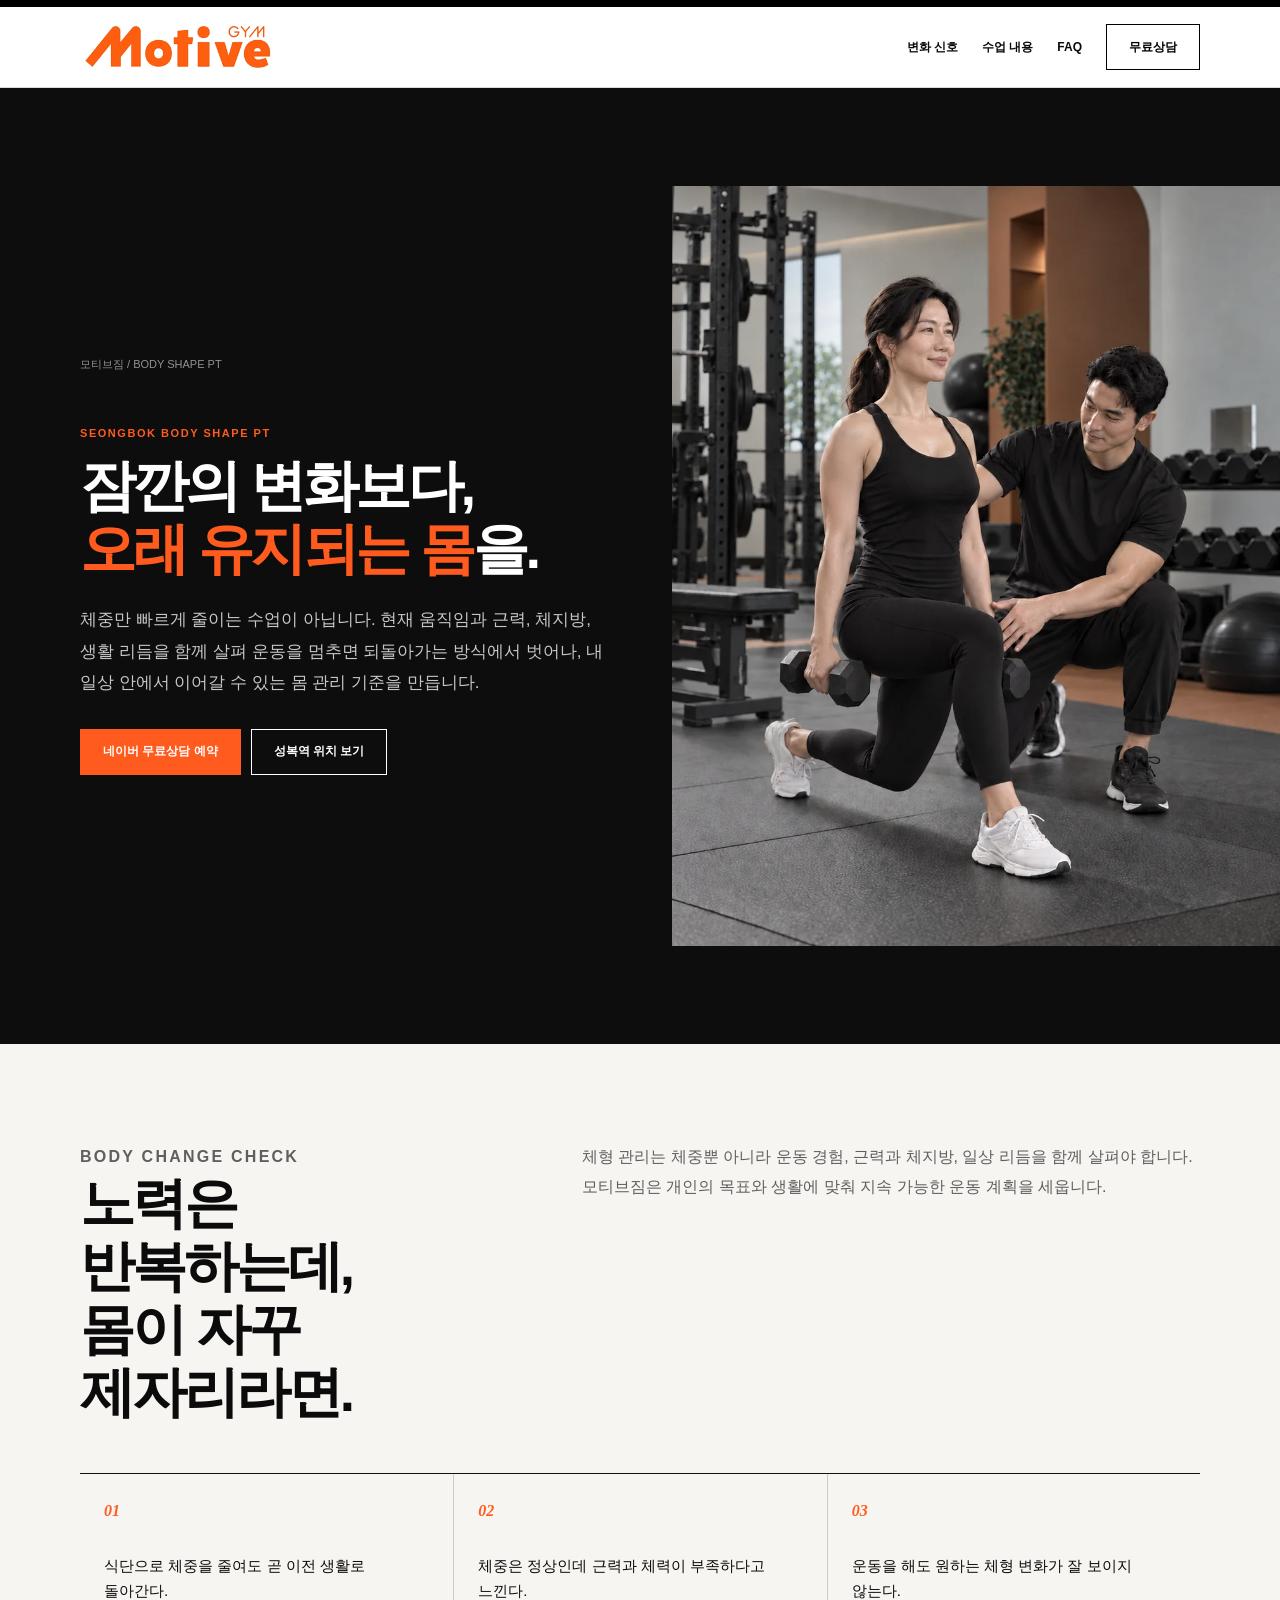
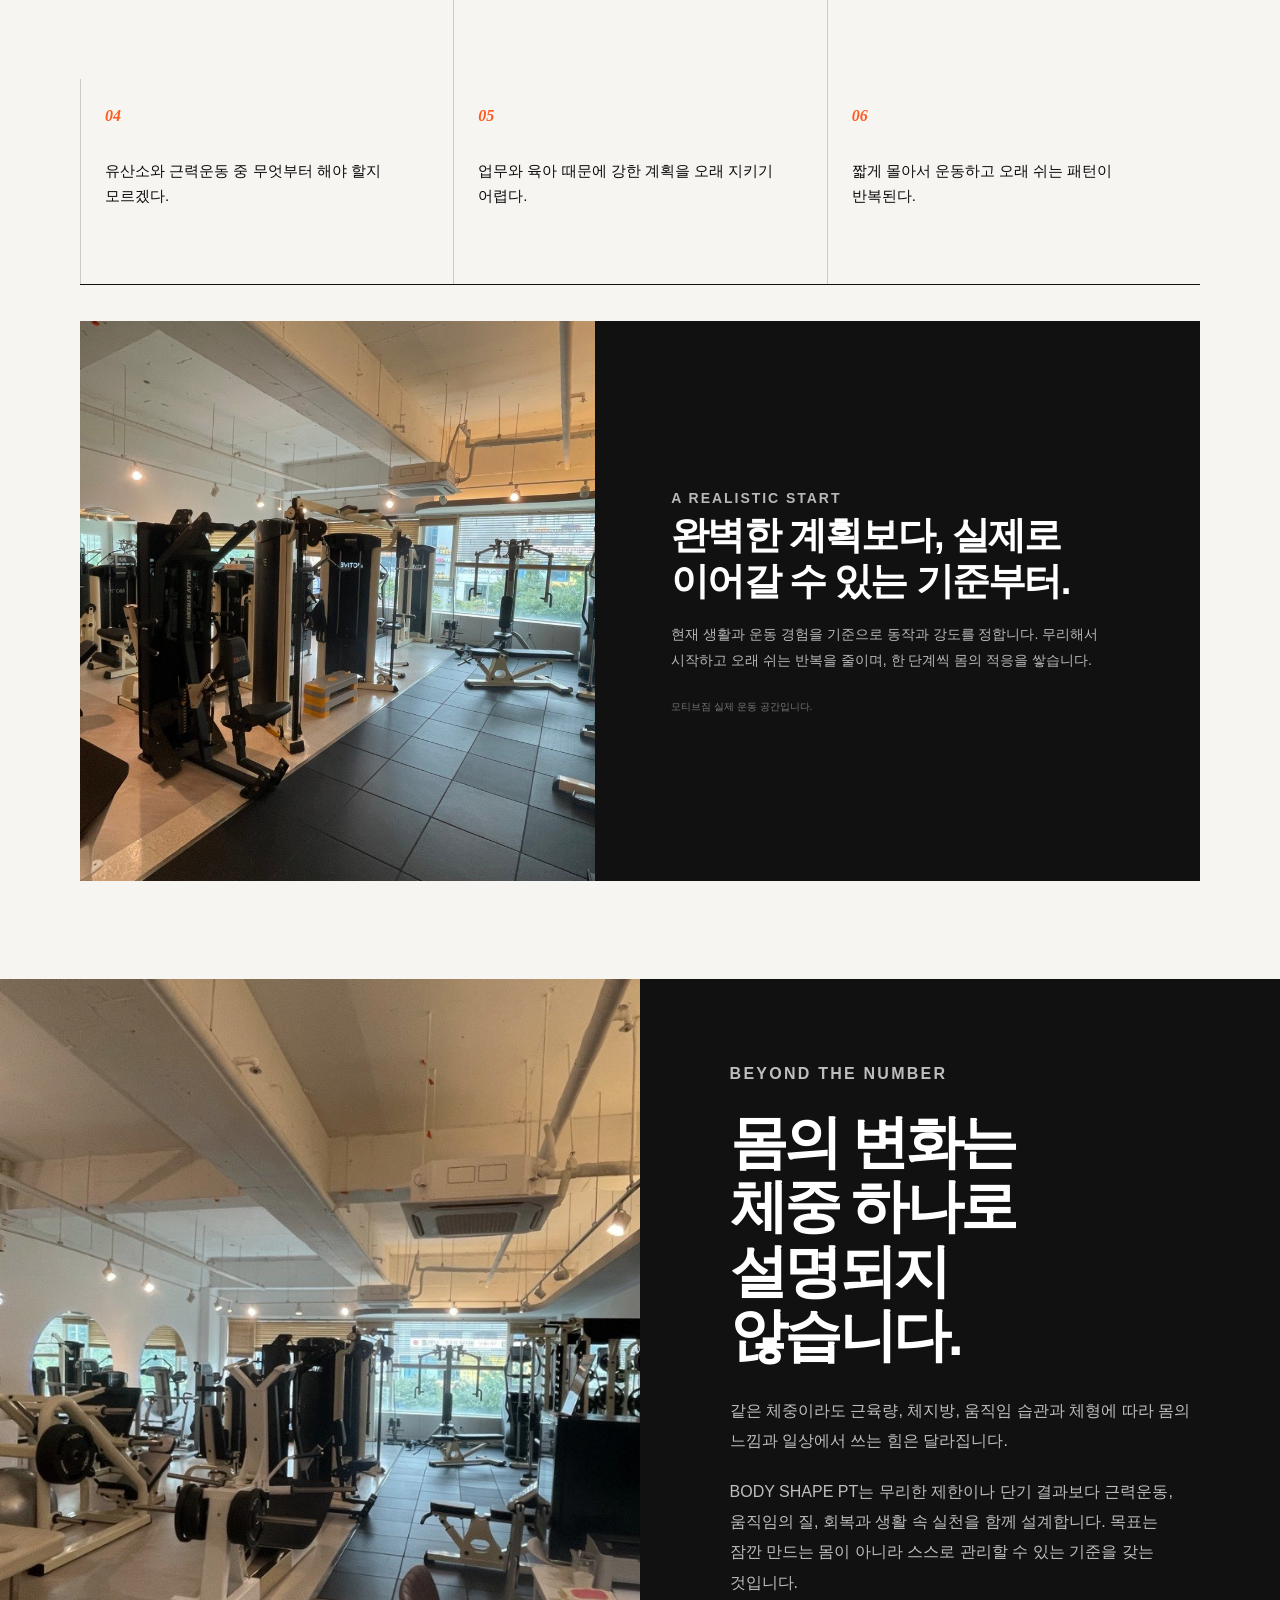
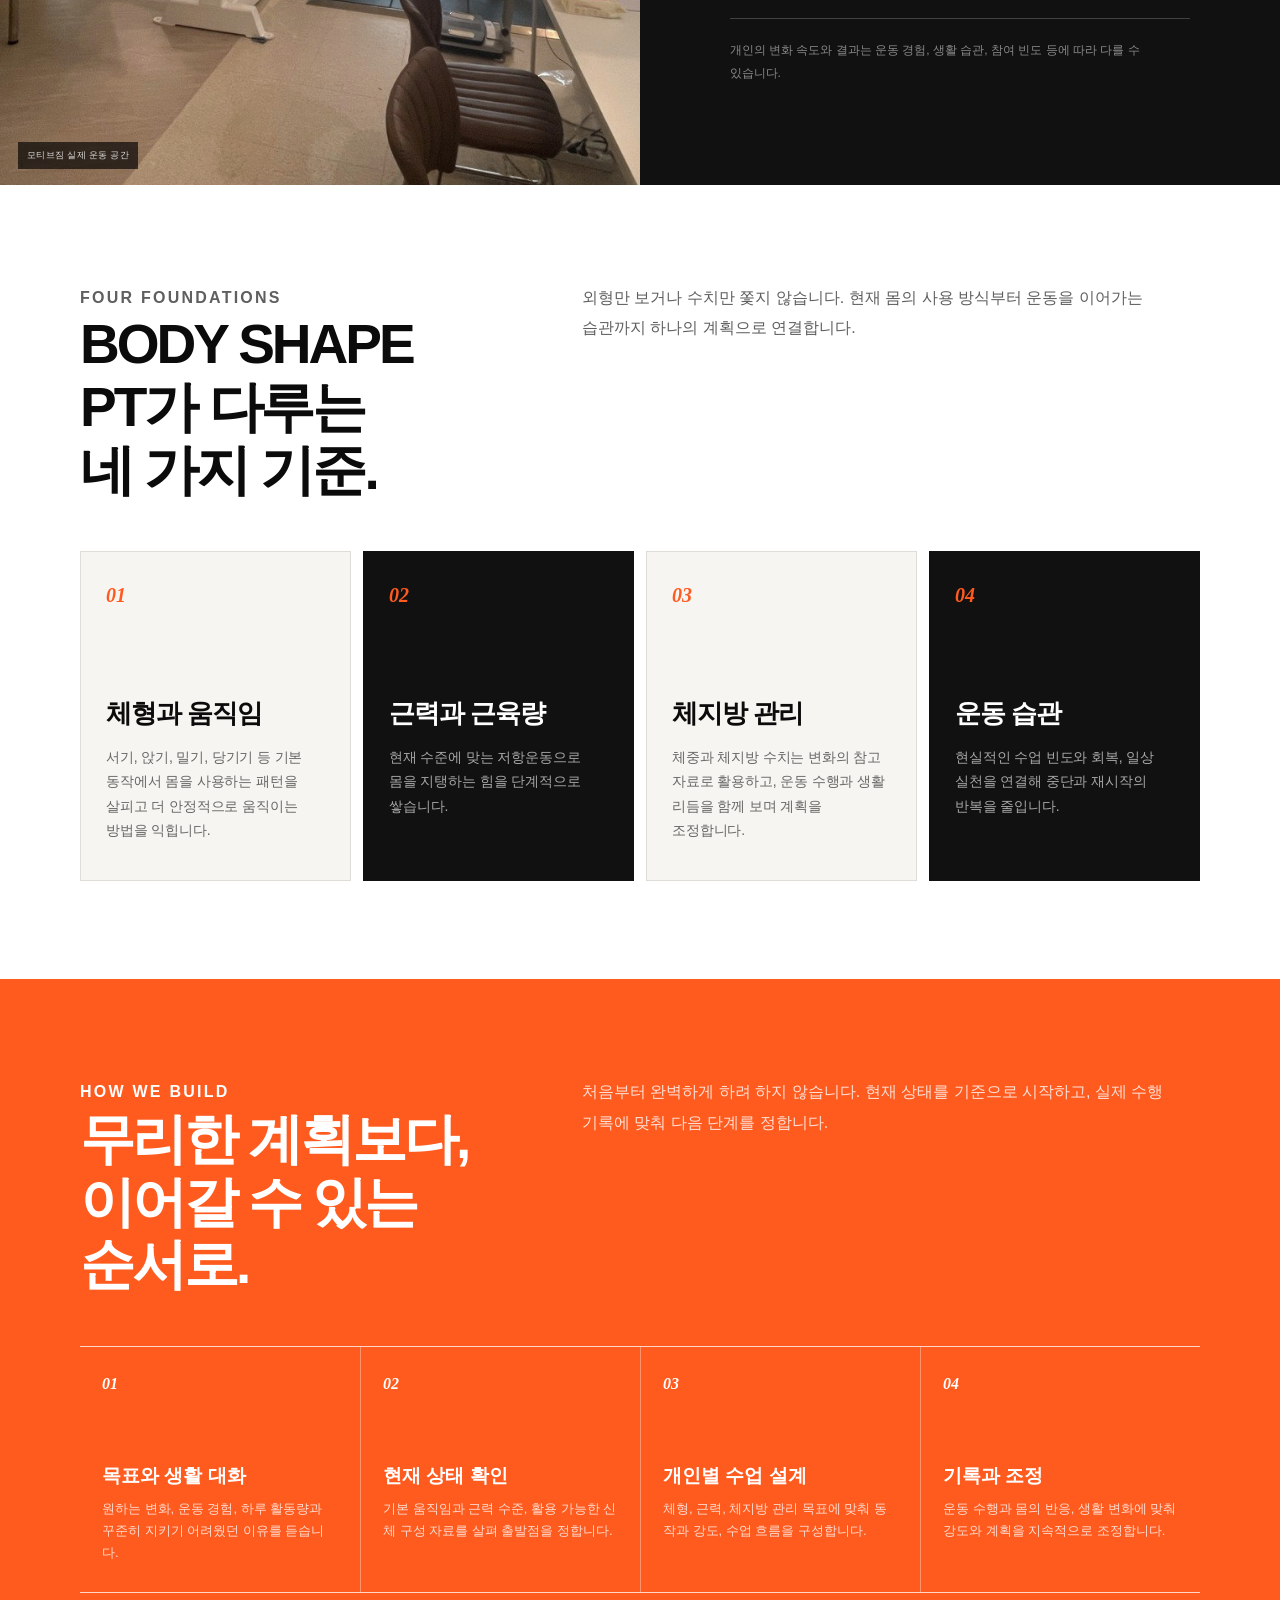
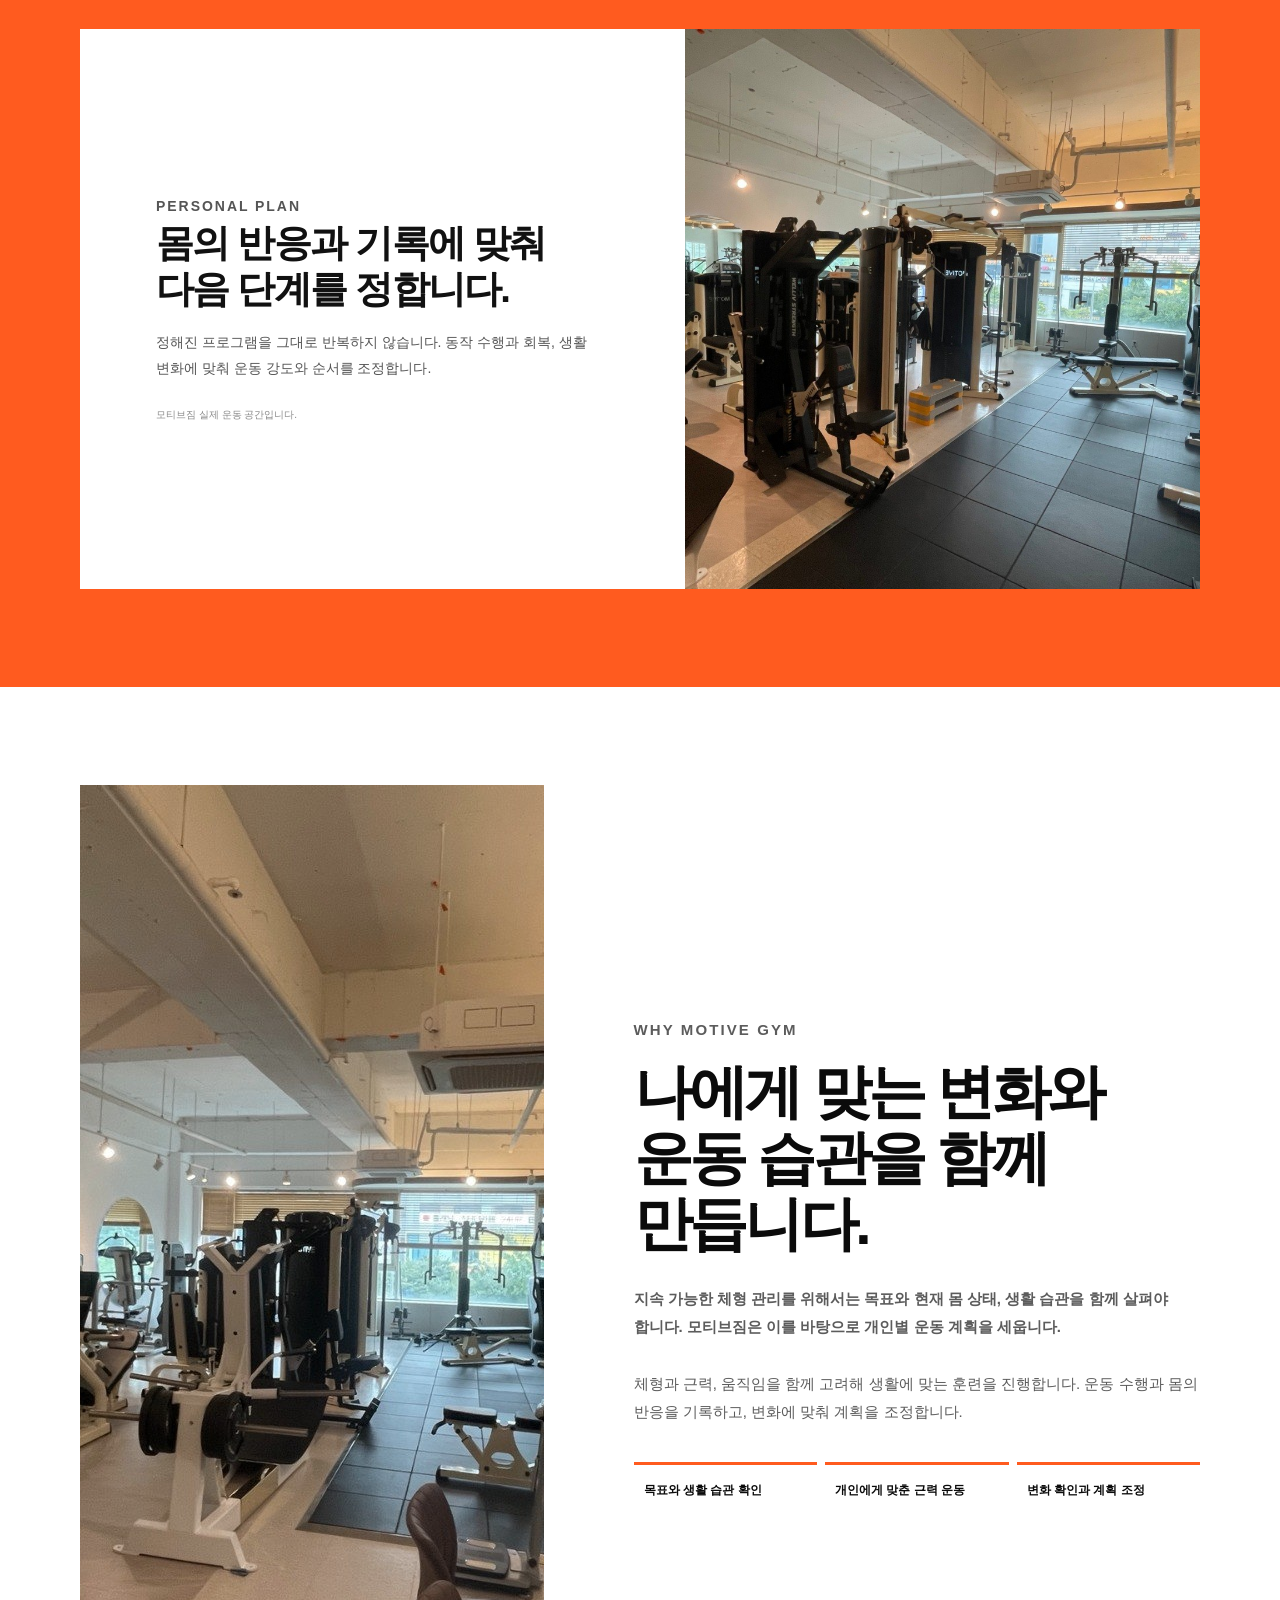
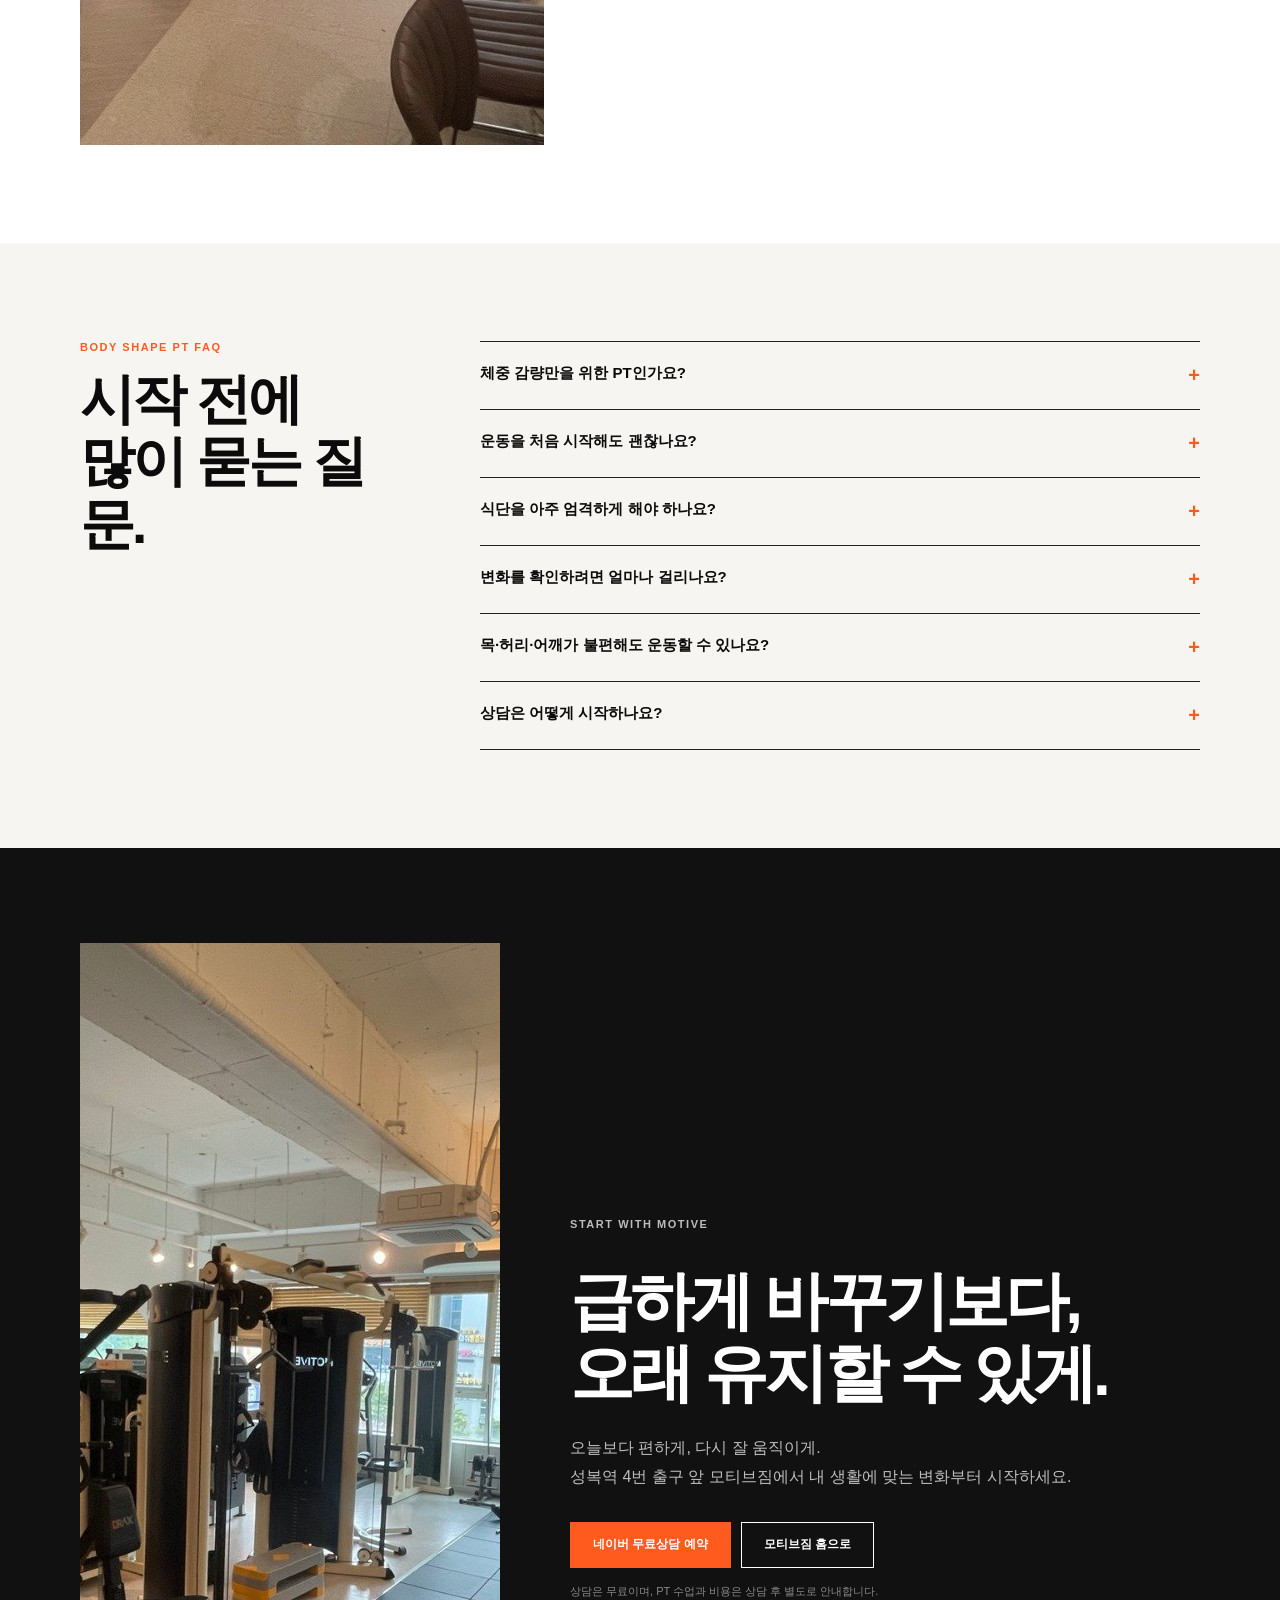
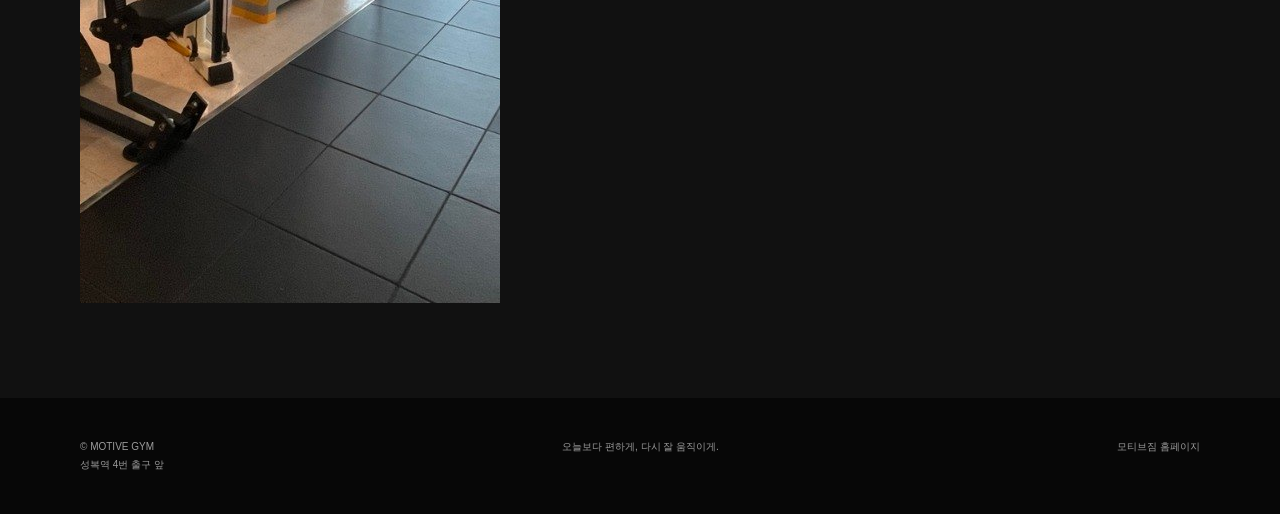
<file: body-shape-pt/index.html>
<!doctype html>
<html lang="ko-KR">
<head>
  <meta charset="utf-8">
  <meta name="viewport" content="width=device-width, initial-scale=1, viewport-fit=cover">
  <meta name="theme-color" content="#0b0b0b">
  <title>성복동 체형·체지방 PT | 지속 가능한 BODY SHAPE - 모티브짐</title>
  <meta name="description" content="성복역 4번 출구 앞 모티브짐. 체형, 근육량, 체지방과 운동 습관을 함께 살펴 무리한 단기 감량보다 지속 가능한 변화를 설계하는 1:1 BODY SHAPE PT입니다.">
  <meta name="keywords" content="성복동 PT, 성복역 PT, 성복동 체형 관리, 체지방 PT, 근육량 증가 운동, 운동 습관, 모티브짐">
  <meta name="author" content="김민준, 모티브짐">
  <meta name="robots" content="index, follow, max-image-preview:large, max-snippet:-1, max-video-preview:-1">
  <meta name="googlebot" content="index, follow, max-image-preview:large, max-snippet:-1, max-video-preview:-1">
  <link rel="canonical" href="https://motivegym.co.kr/body-shape-pt/">
  <link rel="alternate" hreflang="ko-KR" href="https://motivegym.co.kr/body-shape-pt/">
  <link rel="alternate" hreflang="x-default" href="https://motivegym.co.kr/body-shape-pt/">
  <link rel="sitemap" type="application/xml" href="https://motivegym.co.kr/sitemap.xml">
  <meta property="og:type" content="website">
  <meta property="og:locale" content="ko_KR">
  <meta property="og:site_name" content="모티브짐">
  <meta property="og:title" content="잠깐 달라지는 몸보다, 오래 유지되는 BODY SHAPE PT">
  <meta property="og:description" content="체형·근육량·체지방·운동 습관을 함께 살펴 내 일상에서 이어갈 수 있는 변화를 만듭니다.">
  <meta property="og:url" content="https://motivegym.co.kr/body-shape-pt/">
  <meta property="og:image" content="https://motivegym.co.kr/assets/body-shape-pt/body-shape-pt-og.jpg">
  <meta property="og:image:alt" content="지속 가능한 체형과 운동 습관을 표현한 모티브짐 BODY SHAPE PT 이미지">
  <meta property="og:image:width" content="1200">
  <meta property="og:image:height" content="630">
  <meta property="og:image:type" content="image/jpeg">
  <meta name="twitter:card" content="summary_large_image">
  <meta name="twitter:title" content="성복동 BODY SHAPE PT | 모티브짐">
  <meta name="twitter:description" content="체형, 근육량, 체지방과 운동 습관을 함께 살펴 지속 가능한 변화를 만드는 1:1 PT.">
  <meta name="twitter:image" content="https://motivegym.co.kr/assets/body-shape-pt/body-shape-pt-og.jpg">
  <link rel="icon" href="data:image/svg+xml,%3Csvg xmlns='http://www.w3.org/2000/svg' viewBox='0 0 64 64'%3E%3Crect width='64' height='64' fill='%230b0b0b'/%3E%3Cpath d='M9 45 24 19l8 13 9-13h14v26H45V31L32 49 24 35 17 45z' fill='%23ff5b1f'/%3E%3C/svg%3E">
  <script type="application/ld+json">
  {
    "@context": "https://schema.org",
    "@graph": [
      {
        "@type": ["HealthClub", "ExerciseGym"],
        "@id": "https://motivegym.co.kr/#business",
        "name": "모티브짐",
        "alternateName": ["MotiveGym", "Motive Gym", "모티브짐 성복점"],
        "url": "https://motivegym.co.kr/",
        "logo": "https://motivegym.co.kr/assets/motivegym-logo.png",
        "slogan": "오늘보다 편하게, 다시 잘 움직이게.",
        "telephone": "+82-31-266-7744",
        "priceRange": "₩₩",
        "address": {
          "@type": "PostalAddress",
          "streetAddress": "수지로 119 데이파크 C동 2층 206호",
          "addressLocality": "용인시 수지구",
          "addressRegion": "경기도",
          "addressCountry": "KR"
        },
        "geo": {"@type": "GeoCoordinates", "latitude": 37.3130195, "longitude": 127.0790766},
        "hasMap": "https://www.google.com/maps?cid=3171583335808988766",
        "openingHoursSpecification": [
          {"@type": "OpeningHoursSpecification", "dayOfWeek": ["Monday", "Tuesday", "Wednesday", "Thursday", "Friday"], "opens": "09:00", "closes": "23:00"},
          {"@type": "OpeningHoursSpecification", "dayOfWeek": ["Saturday", "Sunday"], "opens": "10:00", "closes": "18:00"}
        ],
        "founder": {"@id": "https://motivegym.co.kr/#kim-minjun"},
        "areaServed": [{"@type": "Place", "name": "성복동"}, {"@type": "Place", "name": "성복역"}],
        "sameAs": ["https://blog.naver.com/ssepeus", "https://www.instagram.com/motivegym_official/", "https://map.naver.com/p/entry/place/1687051931", "https://www.google.com/maps?cid=3171583335808988766"]
      },
      {
        "@type": "Person",
        "@id": "https://motivegym.co.kr/#kim-minjun",
        "name": "김민준",
        "jobTitle": "모티브짐 대표 트레이너",
        "worksFor": {"@id": "https://motivegym.co.kr/#business"},
        "description": "물리치료를 전공하고 병원 재활 현장을 경험한 뒤 보디빌딩과 퍼스널 트레이닝 경험을 이어온 모티브짐 대표입니다."
      },
      {
        "@type": "WebSite",
        "@id": "https://motivegym.co.kr/#website",
        "url": "https://motivegym.co.kr/",
        "name": "모티브짐",
        "alternateName": "MotiveGym",
        "inLanguage": "ko-KR",
        "publisher": {"@id": "https://motivegym.co.kr/#business"}
      },
      {
        "@type": "Service",
        "@id": "https://motivegym.co.kr/body-shape-pt/#service",
        "name": "체형·근육량·체지방·운동 습관을 위한 BODY SHAPE PT",
        "serviceType": "1:1 퍼스널 트레이닝",
        "provider": {"@id": "https://motivegym.co.kr/#business"},
        "areaServed": [{"@type": "Place", "name": "성복동"}, {"@type": "Place", "name": "성복역"}],
        "audience": {"@type": "PeopleAudience", "audienceType": "체형과 신체 구성을 지속 가능하게 관리하려는 성인"},
        "description": "체형, 근육량, 체지방과 운동 습관을 함께 살펴 무리한 단기 감량보다 지속 가능한 변화를 설계하는 1:1 PT입니다."
      },
      {
        "@type": "WebPage",
        "@id": "https://motivegym.co.kr/body-shape-pt/#webpage",
        "url": "https://motivegym.co.kr/body-shape-pt/",
        "name": "성복동 체형·체지방 PT | 지속 가능한 BODY SHAPE - 모티브짐",
        "description": "체형, 근육량, 체지방과 운동 습관을 함께 살펴 지속 가능한 변화를 설계하는 성복동 모티브짐의 BODY SHAPE PT 안내입니다.",
        "inLanguage": "ko-KR",
        "isPartOf": {"@id": "https://motivegym.co.kr/#website"},
        "about": {"@id": "https://motivegym.co.kr/body-shape-pt/#service"},
        "mainEntity": {"@id": "https://motivegym.co.kr/body-shape-pt/#service"},
        "primaryImageOfPage": {"@id": "https://motivegym.co.kr/body-shape-pt/#primaryimage"},
        "breadcrumb": {"@id": "https://motivegym.co.kr/body-shape-pt/#breadcrumb"}
      },
      {
        "@type": "ImageObject",
        "@id": "https://motivegym.co.kr/body-shape-pt/#primaryimage",
        "url": "https://motivegym.co.kr/assets/body-shape-pt/body-shape-pt-og.jpg",
        "contentUrl": "https://motivegym.co.kr/assets/body-shape-pt/body-shape-pt-og.jpg",
        "caption": "지속 가능한 체형과 운동 습관을 표현한 모티브짐 BODY SHAPE PT 프로그램 이미지",
        "inLanguage": "ko-KR"
      },
      {
        "@type": "BreadcrumbList",
        "@id": "https://motivegym.co.kr/body-shape-pt/#breadcrumb",
        "itemListElement": [
          {"@type": "ListItem", "position": 1, "name": "모티브짐", "item": "https://motivegym.co.kr/"},
          {"@type": "ListItem", "position": 2, "name": "BODY SHAPE PT", "item": "https://motivegym.co.kr/body-shape-pt/"}
        ]
      },
      {
        "@type": "FAQPage",
        "@id": "https://motivegym.co.kr/body-shape-pt/#faqpage",
        "mainEntity": [
          {"@type": "Question", "name": "체중 감량만을 위한 PT인가요?", "acceptedAnswer": {"@type": "Answer", "text": "체중 감량은 가능한 목표 중 하나지만 전부는 아닙니다. 체형, 근력과 근육량, 체지방, 운동 습관을 함께 살펴 오래 이어갈 수 있는 변화를 목표로 합니다."}},
          {"@type": "Question", "name": "운동을 처음 시작해도 괜찮나요?", "acceptedAnswer": {"@type": "Answer", "text": "네. 운동 경험이 적거나 오래 쉬었던 분도 기본 동작부터 현재 수준에 맞춰 시작할 수 있습니다."}},
          {"@type": "Question", "name": "식단을 아주 엄격하게 해야 하나요?", "acceptedAnswer": {"@type": "Answer", "text": "극단적인 제한보다 현재 생활에서 실천할 수 있는 식사와 운동 습관을 찾는 데 초점을 둡니다. 필요한 범위에서 일반적인 생활 습관을 함께 점검합니다."}},
          {"@type": "Question", "name": "변화를 확인하려면 얼마나 걸리나요?", "acceptedAnswer": {"@type": "Answer", "text": "운동 경험, 생활 습관, 참여 빈도와 목표에 따라 다릅니다. 특정 기간이나 결과를 보장하기보다 수행 기록과 몸의 반응을 보며 계획을 조정합니다."}},
          {"@type": "Question", "name": "목·허리·어깨가 불편해도 운동할 수 있나요?", "acceptedAnswer": {"@type": "Answer", "text": "불편함의 정도와 현재 상태에 따라 운동 가능 범위가 달라질 수 있습니다. 증상이 심하거나 운동 가능 여부가 불확실하다면 먼저 의료진의 확인이 필요합니다."}},
          {"@type": "Question", "name": "상담은 어떻게 시작하나요?", "acceptedAnswer": {"@type": "Answer", "text": "네이버 무료상담을 예약하고 원하는 변화, 운동 경험과 현재 고민을 알려주세요. 상담 후 필요한 경우 개인 수업 방향을 안내해 드립니다."}}
        ]
      }
    ]
  }
  </script>
  <style>
    :root{--black:#0b0b0b;--white:#fff;--ivory:#f7f5f2;--orange:#ff5b1f;--gray:#646464;--line:#d9d9d9;--max:1120px}
    *{box-sizing:border-box}html{scroll-behavior:smooth;scroll-padding-top:100px}body{margin:0;background:#fff;color:var(--black);font-family:-apple-system,BlinkMacSystemFont,"Pretendard","Noto Sans KR","Malgun Gothic",Arial,sans-serif;-webkit-font-smoothing:antialiased}body:before{content:"";position:fixed;z-index:200;inset:0 0 auto;height:7px;background:#000}img{display:block;max-width:100%}a{color:inherit;text-decoration:none}.wrap{width:min(calc(100% - 48px),var(--max));margin:auto}.label{margin:0 0 15px;color:var(--orange);font-size:11px;font-weight:900;letter-spacing:.14em}.button{display:inline-flex;min-height:46px;padding:0 22px;align-items:center;justify-content:center;border:1px solid currentColor;font-size:12px;font-weight:900}.button.orange{background:var(--orange);border-color:var(--orange);color:#fff}.button.light{color:#fff}.button.dark{color:#000}.site-header{position:sticky;z-index:100;top:0;padding-top:7px;background:#fff;border-bottom:1px solid var(--line)}.header{height:80px;display:flex;align-items:center;justify-content:space-between;gap:24px}.logo img{width:196px;height:auto}.header-nav{display:flex;align-items:center;gap:24px;font-size:12px;font-weight:800}.hero{display:grid;grid-template-columns:1.05fr .95fr;min-height:680px;background:#0d0d0d;color:#fff}.hero-copy{display:flex;flex-direction:column;justify-content:center;padding:90px clamp(40px,5vw,100px) 90px max(24px,calc((100vw - var(--max))/2))}.crumb{margin:0 0 55px;color:rgba(255,255,255,.55);font-size:11px}.hero h1{max-width:720px;margin:0 0 24px;font-size:clamp(44px,4.4vw,68px);line-height:1.12;letter-spacing:-.06em;word-break:keep-all}.hero h1 span{color:var(--orange)}.hero-lead{max-width:660px;margin:0 0 30px;color:rgba(255,255,255,.77);font-size:17px;line-height:1.85;word-break:keep-all}.actions{display:flex;gap:10px;flex-wrap:wrap}.hero-visual{position:relative;min-height:680px}.hero-visual img{width:100%;height:100%;object-fit:cover;filter:saturate(.78) contrast(1.04)}.hero-visual:after{content:"";position:absolute;inset:0;background:linear-gradient(90deg,rgba(13,13,13,.25),transparent 35%)}section{padding:98px 0}.section-heading{display:grid;grid-template-columns:.8fr 1.2fr;gap:90px;align-items:start;margin-bottom:50px}.section-heading h2{margin:0;font-size:clamp(38px,4.3vw,60px);line-height:1.14;letter-spacing:-.055em;word-break:keep-all}.section-heading p{margin:0;color:#5f5f5f;font-size:16px;line-height:1.9;word-break:keep-all}.signals{background:var(--ivory)}.signal-grid{display:grid;grid-template-columns:repeat(3,1fr);border-top:1px solid #111;border-bottom:1px solid #111}.signal{padding:28px 24px;min-height:205px}.signal+.signal{border-left:1px solid #cfcac4}.signal b{display:block;margin-bottom:34px;color:var(--orange);font-family:Georgia,serif;font-style:italic}.signal p{margin:0;font-size:15px;line-height:1.65;word-break:keep-all}.bridge{display:grid;grid-template-columns:1fr 1fr;padding:0;background:#111;color:#fff}.bridge-image img{width:100%;height:100%;min-height:620px;object-fit:cover;filter:saturate(.8)}.bridge-copy{display:flex;flex-direction:column;justify-content:center;padding:80px clamp(35px,7vw,110px)}.bridge h2{margin:0 0 28px;font-size:clamp(39px,4.5vw,63px);line-height:1.12;letter-spacing:-.06em;word-break:keep-all}.bridge p{margin:0 0 20px;color:rgba(255,255,255,.73);font-size:16px;line-height:1.9;word-break:keep-all}.bridge .note{padding-top:20px;border-top:1px solid rgba(255,255,255,.2);font-size:12px;color:rgba(255,255,255,.5)}.four{background:#fff}.four-grid{display:grid;grid-template-columns:repeat(4,1fr);gap:12px}.four-card{min-height:330px;padding:32px 25px;display:flex;flex-direction:column;background:var(--ivory);border:1px solid #e0ddd9}.four-card:nth-child(2n){background:#111;color:#fff;border-color:#111}.four-card b{font-family:Georgia,serif;color:var(--orange);font-size:20px;font-style:italic}.four-card h3{margin:auto 0 15px;font-size:26px;letter-spacing:-.04em}.four-card p{margin:0;color:#666;font-size:14px;line-height:1.75;word-break:keep-all}.four-card:nth-child(2n) p{color:rgba(255,255,255,.63)}.process{background:var(--orange);color:#fff}.process .section-heading p{color:rgba(255,255,255,.8)}.process-grid{display:grid;grid-template-columns:repeat(4,1fr);border-top:1px solid rgba(255,255,255,.75);border-bottom:1px solid rgba(255,255,255,.75)}.process-card{padding:28px 22px;min-height:220px}.process-card+.process-card{border-left:1px solid rgba(255,255,255,.35)}.process-card b{font-family:Georgia,serif;font-style:italic}.process-card h3{margin:70px 0 9px;font-size:19px}.process-card p{margin:0;color:rgba(255,255,255,.78);font-size:13px;line-height:1.7}.why{background:#fff}.why-grid{display:grid;grid-template-columns:.9fr 1.1fr;gap:90px;align-items:center}.why-image img{width:100%;aspect-ratio:4/5;object-fit:cover;filter:saturate(.8)}.why h2{margin:0 0 28px;font-size:clamp(40px,4.6vw,64px);line-height:1.12;letter-spacing:-.06em;word-break:keep-all}.why-lead{margin:0 0 28px;font-size:18px;line-height:1.8;font-weight:700;word-break:keep-all}.why p{color:#5c5c5c;font-size:15px;line-height:1.9;word-break:keep-all}.credential-grid{display:grid;grid-template-columns:repeat(3,1fr);gap:8px;margin-top:35px}.credential{padding:16px 10px;border-top:3px solid var(--orange);font-size:12px;font-weight:900;line-height:1.5}.faq{background:var(--ivory)}.faq-grid{display:grid;grid-template-columns:320px 1fr;gap:80px}.faq h2{margin:0;font-size:clamp(38px,4.3vw,58px);line-height:1.13;letter-spacing:-.055em}details{border-top:1px solid #222}details:last-child{border-bottom:1px solid #222}summary{cursor:pointer;list-style:none;display:flex;justify-content:space-between;gap:18px;padding:22px 0;font-size:15px;font-weight:900}summary::-webkit-details-marker{display:none}summary:after{content:"+";color:var(--orange);font-size:20px}details[open] summary:after{content:"−"}details p{margin:-2px 42px 23px 0;color:#666;font-size:13px;line-height:1.8;word-break:keep-all}.closing{padding:95px 0;background:#111;color:#fff;text-align:center}.closing h2{max-width:850px;margin:0 auto 25px;font-size:clamp(42px,5vw,70px);line-height:1.13;letter-spacing:-.06em;word-break:keep-all}.closing p{margin:0 0 30px;color:rgba(255,255,255,.72);line-height:1.8}footer{padding:40px 0;background:#070707;color:rgba(255,255,255,.6);font-size:10px;line-height:1.8}.footer-grid{display:flex;justify-content:space-between;gap:20px;flex-wrap:wrap}.mobile-bar{display:none;position:fixed;z-index:150;left:0;right:0;bottom:0;padding:9px 11px calc(9px + env(safe-area-inset-bottom));background:rgba(9,9,9,.96);gap:8px}.mobile-bar a{flex:1;min-height:48px;display:flex;align-items:center;justify-content:center;color:#fff;border:1px solid rgba(255,255,255,.35);font-size:12px;font-weight:900}.mobile-bar a:last-child{background:var(--orange);border-color:var(--orange)}
    .four-card b{margin-bottom:90px}.four-card h3{margin:0 0 15px;line-height:1.25;word-break:keep-all}.four-card p{letter-spacing:-.01em}
    .image-note{position:absolute;z-index:2;left:18px;bottom:16px;padding:7px 9px;background:rgba(0,0,0,.66);color:rgba(255,255,255,.84);font-size:9px;letter-spacing:.04em}.hero-visual .image-note{left:22px;bottom:20px}.bridge-image{position:relative}
    .section-visual{position:relative;display:grid;grid-template-columns:.92fr 1.08fr;margin:36px 0 0;background:#111;color:#fff;overflow:hidden}.section-visual img{width:100%;height:100%;max-height:560px;aspect-ratio:4/5;object-fit:cover}.section-visual figcaption{display:flex;flex-direction:column;justify-content:center;padding:55px clamp(30px,6vw,76px)}.section-visual h3{margin:0 0 18px;font-size:clamp(28px,3vw,42px);line-height:1.2;letter-spacing:-.045em;word-break:keep-all}.section-visual p{margin:0;color:rgba(255,255,255,.7);font-size:14px;line-height:1.85;word-break:keep-all}.section-visual .disclosure{margin-top:24px;color:rgba(255,255,255,.42);font-size:10px}
    .process .section-visual{grid-template-columns:1.08fr .92fr;background:#fff;color:#111}.process .section-visual img{order:2}.process .section-visual figcaption{order:1}.process .section-visual p{color:#555}.process .section-visual .disclosure{color:#888}
    .closing-grid{display:grid;grid-template-columns:.8fr 1.2fr;gap:70px;align-items:center}.closing-visual{margin:0;background:#fff;overflow:hidden}.closing-visual img{width:100%;aspect-ratio:4/3;object-fit:cover;object-position:center 28%}.closing-copy{text-align:left}.closing-copy h2{margin-left:0}.closing-copy .actions{justify-content:flex-start}.consult-note{margin-top:14px!important;color:rgba(255,255,255,.5)!important;font-size:11px!important}

    @media(max-width:900px){.header-nav a:not(.button){display:none}.hero{grid-template-columns:1fr}.hero-copy{padding:75px 24px}.hero-visual{min-height:420px}.section-heading{grid-template-columns:1fr;gap:24px}.signal-grid{grid-template-columns:repeat(2,1fr)}.signal:nth-child(3),.signal:nth-child(5){border-left:0}.signal:nth-child(n+3){border-top:1px solid #cfcac4}.section-visual,.process .section-visual{grid-template-columns:1fr 1fr}.bridge{grid-template-columns:1fr}.bridge-image img{min-height:460px}.four-grid{grid-template-columns:repeat(2,1fr)}.process-grid{grid-template-columns:repeat(2,1fr)}.process-card:nth-child(3){border-left:0;border-top:1px solid rgba(255,255,255,.35)}.process-card:nth-child(4){border-top:1px solid rgba(255,255,255,.35)}.why-grid{grid-template-columns:1fr;gap:50px}.why-image img{aspect-ratio:16/10}.faq-grid{grid-template-columns:1fr;gap:40px}.closing-grid{grid-template-columns:1fr;gap:42px}.closing-visual{max-width:620px;margin:auto}.closing-copy{text-align:center}.closing-copy h2{margin-left:auto}.closing-copy .actions{justify-content:center}}
    @media(max-width:620px){.wrap{width:min(calc(100% - 30px),var(--max))}.header{height:68px}.logo img{width:164px}.header-nav .button{padding:0 12px;font-size:10px}.hero-copy{padding:65px 18px}.crumb{margin-bottom:38px}.hero h1{font-size:42px}.hero-lead{font-size:15px}.hero-visual{min-height:330px}section{padding:76px 0}.section-heading h2{font-size:38px}.signal-grid{grid-template-columns:1fr}.signal+.signal,.signal:nth-child(3),.signal:nth-child(5){border-left:0;border-top:1px solid #cfcac4}.signal{min-height:0}.signal b{margin-bottom:20px}.section-visual,.process .section-visual{grid-template-columns:1fr}.section-visual img,.process .section-visual img{order:1;max-height:none;aspect-ratio:4/5}.section-visual figcaption,.process .section-visual figcaption{order:2;padding:38px 24px}.bridge-image img{min-height:350px}.bridge-copy{padding:65px 20px}.bridge h2{font-size:38px}.four-grid{grid-template-columns:1fr}.four-card{min-height:280px}.process-grid{grid-template-columns:1fr}.process-card+.process-card,.process-card:nth-child(3){border-left:0;border-top:1px solid rgba(255,255,255,.35)}.process-card{min-height:0}.process-card h3{margin-top:42px}.why-image img{aspect-ratio:4/3}.why h2{font-size:39px}.credential-grid{grid-template-columns:1fr}.faq h2{font-size:38px}.closing h2{font-size:41px}.closing-visual img{aspect-ratio:1/1;object-position:center 20%}.mobile-bar{display:flex}footer{padding-bottom:100px}}
  </style>
</head>
<body>
  <header class="site-header">
    <div class="header wrap">
      <a class="logo" href="../" aria-label="모티브짐 홈페이지"><img src="../assets/motivegym-logo-header.png" alt="Motive Gym 모티브짐" width="339" height="85"></a>
      <nav class="header-nav" aria-label="BODY SHAPE PT 페이지 메뉴"><a href="#need">변화 신호</a><a href="#program">수업 내용</a><a href="#faq">FAQ</a><a class="button dark" href="https://m.booking.naver.com/booking/6/bizes/1210623/items/6558384" target="_blank" rel="noopener noreferrer" aria-label="네이버 상담 예약으로 BODY SHAPE PT 무료상담">무료상담</a></nav>
    </div>
  </header>

  <main>
    <section class="hero">
      <div class="hero-copy"><p class="crumb"><a href="../">모티브짐</a> / BODY SHAPE PT</p><p class="label">SEONGBOK BODY SHAPE PT</p><h1>잠깐의 변화보다,<br><span>오래 유지되는 몸</span>을.</h1><p class="hero-lead">체중만 빠르게 줄이는 수업이 아닙니다. 현재 움직임과 근력, 체지방, 생활 리듬을 함께 살펴 운동을 멈추면 되돌아가는 방식에서 벗어나, 내 일상 안에서 이어갈 수 있는 몸 관리 기준을 만듭니다.</p><div class="actions"><a class="button orange" href="https://m.booking.naver.com/booking/6/bizes/1210623/items/6558384" target="_blank" rel="noopener noreferrer" aria-label="네이버 상담 예약으로 BODY SHAPE PT 무료상담">네이버 무료상담 예약</a><a class="button light" href="https://map.naver.com/p/entry/place/1687051931" target="_blank" rel="noopener noreferrer">성복역 위치 보기</a></div></div>
      <div class="hero-visual"><img src="../assets/body-shape-pt/body-shape-pt-hero.webp" alt="지속 가능한 체형과 운동 습관을 표현한 BODY SHAPE PT 프로그램 이미지" width="960" height="1200" decoding="async" fetchpriority="high"></div>
    </section>

    <section class="signals" id="need">
      <div class="wrap"><div class="section-heading"><div><p class="label">BODY CHANGE CHECK</p><h2>노력은 반복하는데,<br>몸이 자꾸 제자리라면.</h2></div><p>체형 관리는 체중뿐 아니라 운동 경험, 근력과 체지방, 일상 리듬을 함께 살펴야 합니다. 모티브짐은 개인의 목표와 생활에 맞춰 지속 가능한 운동 계획을 세웁니다.</p></div>
        <div class="signal-grid">
          <article class="signal"><b>01</b><p>식단으로 체중을 줄여도 곧 이전 생활로 돌아간다.</p></article>
          <article class="signal"><b>02</b><p>체중은 정상인데 근력과 체력이 부족하다고 느낀다.</p></article>
          <article class="signal"><b>03</b><p>운동을 해도 원하는 체형 변화가 잘 보이지 않는다.</p></article>
          <article class="signal"><b>04</b><p>유산소와 근력운동 중 무엇부터 해야 할지 모르겠다.</p></article>
          <article class="signal"><b>05</b><p>업무와 육아 때문에 강한 계획을 오래 지키기 어렵다.</p></article>
          <article class="signal"><b>06</b><p>짧게 몰아서 운동하고 오래 쉬는 패턴이 반복된다.</p></article>
        </div>
        <figure class="section-visual"><img src="../assets/motivegym-interior-01.jpg" alt="개인 운동 계획을 실행할 수 있는 모티브짐 실제 운동 공간" width="1280" height="960" loading="lazy" decoding="async"><figcaption><p class="label">A REALISTIC START</p><h3>완벽한 계획보다, 실제로 이어갈 수 있는 기준부터.</h3><p>현재 생활과 운동 경험을 기준으로 동작과 강도를 정합니다. 무리해서 시작하고 오래 쉬는 반복을 줄이며, 한 단계씩 몸의 적응을 쌓습니다.</p><p class="disclosure">모티브짐 실제 운동 공간입니다.</p></figcaption></figure>
      </div>
    </section>

    <section class="bridge">
      <div class="bridge-image"><img src="../assets/motivegym-interior-02.jpg" alt="근력과 체형 관리를 단계적으로 진행하는 모티브짐 실제 운동 공간" width="1280" height="960" loading="lazy" decoding="async"><span class="image-note">모티브짐 실제 운동 공간</span></div>
      <div class="bridge-copy"><p class="label">BEYOND THE NUMBER</p><h2>몸의 변화는<br>체중 하나로 설명되지 않습니다.</h2><p>같은 체중이라도 근육량, 체지방, 움직임 습관과 체형에 따라 몸의 느낌과 일상에서 쓰는 힘은 달라집니다.</p><p>BODY SHAPE PT는 무리한 제한이나 단기 결과보다 근력운동, 움직임의 질, 회복과 생활 속 실천을 함께 설계합니다. 목표는 잠깐 만드는 몸이 아니라 스스로 관리할 수 있는 기준을 갖는 것입니다.</p><p class="note">개인의 변화 속도와 결과는 운동 경험, 생활 습관, 참여 빈도 등에 따라 다를 수 있습니다.</p></div>
    </section>

    <section class="four" id="program">
      <div class="wrap"><div class="section-heading"><div><p class="label">FOUR FOUNDATIONS</p><h2>BODY SHAPE PT가 다루는<br>네 가지 기준.</h2></div><p>외형만 보거나 수치만 쫓지 않습니다. 현재 몸의 사용 방식부터 운동을 이어가는 습관까지 하나의 계획으로 연결합니다.</p></div>
        <div class="four-grid">
          <article class="four-card"><b>01</b><h3>체형과 움직임</h3><p>서기, 앉기, 밀기, 당기기 등 기본 동작에서 몸을 사용하는 패턴을 살피고 더 안정적으로 움직이는 방법을 익힙니다.</p></article>
          <article class="four-card"><b>02</b><h3>근력과 근육량</h3><p>현재 수준에 맞는 저항운동으로 몸을 지탱하는 힘을 단계적으로 쌓습니다.</p></article>
          <article class="four-card"><b>03</b><h3>체지방 관리</h3><p>체중과 체지방 수치는 변화의 참고 자료로 활용하고, 운동 수행과 생활 리듬을 함께 보며 계획을 조정합니다.</p></article>
          <article class="four-card"><b>04</b><h3>운동 습관</h3><p>현실적인 수업 빈도와 회복, 일상 실천을 연결해 중단과 재시작의 반복을 줄입니다.</p></article>
        </div>
      </div>
    </section>

    <section class="process">
      <div class="wrap"><div class="section-heading"><div><p class="label" style="color:#fff">HOW WE BUILD</p><h2>무리한 계획보다,<br>이어갈 수 있는 순서로.</h2></div><p>처음부터 완벽하게 하려 하지 않습니다. 현재 상태를 기준으로 시작하고, 실제 수행 기록에 맞춰 다음 단계를 정합니다.</p></div>
        <div class="process-grid">
          <article class="process-card"><b>01</b><h3>목표와 생활 대화</h3><p>원하는 변화, 운동 경험, 하루 활동량과 꾸준히 지키기 어려웠던 이유를 듣습니다.</p></article>
          <article class="process-card"><b>02</b><h3>현재 상태 확인</h3><p>기본 움직임과 근력 수준, 활용 가능한 신체 구성 자료를 살펴 출발점을 정합니다.</p></article>
          <article class="process-card"><b>03</b><h3>개인별 수업 설계</h3><p>체형, 근력, 체지방 관리 목표에 맞춰 동작과 강도, 수업 흐름을 구성합니다.</p></article>
          <article class="process-card"><b>04</b><h3>기록과 조정</h3><p>운동 수행과 몸의 반응, 생활 변화에 맞춰 강도와 계획을 지속적으로 조정합니다.</p></article>
        </div>
        <figure class="section-visual"><img src="../assets/motivegym-interior-01.jpg" alt="개인별 운동 강도를 조정할 수 있는 모티브짐 실제 운동 공간" width="1280" height="960" loading="lazy" decoding="async"><figcaption><p class="label">PERSONAL PLAN</p><h3>몸의 반응과 기록에 맞춰 다음 단계를 정합니다.</h3><p>정해진 프로그램을 그대로 반복하지 않습니다. 동작 수행과 회복, 생활 변화에 맞춰 운동 강도와 순서를 조정합니다.</p><p class="disclosure">모티브짐 실제 운동 공간입니다.</p></figcaption></figure>
      </div>
    </section>

    <section class="why">
      <div class="wrap why-grid"><div class="why-image"><img src="../assets/motivegym-interior-02.jpg" alt="개인별 BODY SHAPE PT를 설계하는 모티브짐 실제 공간" width="1280" height="960" loading="lazy" decoding="async"></div><div><p class="label">WHY MOTIVE GYM</p><h2>나에게 맞는 변화와<br>운동 습관을 함께 만듭니다.</h2><p class="why-lead">지속 가능한 체형 관리를 위해서는 목표와 현재 몸 상태, 생활 습관을 함께 살펴야 합니다. 모티브짐은 이를 바탕으로 개인별 운동 계획을 세웁니다.</p><p>체형과 근력, 움직임을 함께 고려해 생활에 맞는 훈련을 진행합니다. 운동 수행과 몸의 반응을 기록하고, 변화에 맞춰 계획을 조정합니다.</p><div class="credential-grid"><div class="credential">목표와 생활 습관 확인</div><div class="credential">개인에게 맞춘 근력 운동</div><div class="credential">변화 확인과 계획 조정</div></div></div></div>
    </section>

    <section class="faq" id="faq">
      <div class="wrap faq-grid"><div><p class="label">BODY SHAPE PT FAQ</p><h2>시작 전에<br>많이 묻는 질문.</h2></div><div>
        <details><summary>체중 감량만을 위한 PT인가요?</summary><p>체중 감량은 가능한 목표 중 하나지만 전부는 아닙니다. 체형, 근력과 근육량, 체지방, 운동 습관을 함께 살펴 오래 이어갈 수 있는 변화를 목표로 합니다.</p></details>
        <details><summary>운동을 처음 시작해도 괜찮나요?</summary><p>네. 운동 경험이 적거나 오래 쉬었던 분도 기본 동작부터 현재 수준에 맞춰 시작할 수 있습니다.</p></details>
        <details><summary>식단을 아주 엄격하게 해야 하나요?</summary><p>극단적인 제한보다 현재 생활에서 실천할 수 있는 식사와 운동 습관을 찾는 데 초점을 둡니다. 필요한 범위에서 일반적인 생활 습관을 함께 점검합니다.</p></details>
        <details><summary>변화를 확인하려면 얼마나 걸리나요?</summary><p>운동 경험, 생활 습관, 참여 빈도와 목표에 따라 다릅니다. 특정 기간이나 결과를 보장하기보다 수행 기록과 몸의 반응을 보며 계획을 조정합니다.</p></details>
        <details><summary>목·허리·어깨가 불편해도 운동할 수 있나요?</summary><p>불편함의 정도와 현재 상태에 따라 운동 가능 범위가 달라질 수 있습니다. 증상이 심하거나 운동 가능 여부가 불확실하다면 먼저 의료진의 확인이 필요합니다.</p></details>
        <details><summary>상담은 어떻게 시작하나요?</summary><p>네이버 무료상담을 예약하고 원하는 변화, 운동 경험과 현재 고민을 알려주세요. 상담 후 필요한 경우 개인 수업 방향을 안내해 드립니다.</p></details>
      </div></div>
    </section>

    <section class="closing"><div class="wrap closing-grid"><figure class="closing-visual"><img src="../assets/motivegym-interior-01.jpg" alt="지속 가능한 운동 습관을 시작하는 모티브짐 실제 공간" width="1280" height="960" loading="lazy" decoding="async"></figure><div class="closing-copy"><p class="label">START WITH MOTIVE</p><h2>급하게 바꾸기보다,<br>오래 유지할 수 있게.</h2><p>오늘보다 편하게, 다시 잘 움직이게.<br>성복역 4번 출구 앞 모티브짐에서 내 생활에 맞는 변화부터 시작하세요.</p><div class="actions"><a class="button orange" href="https://m.booking.naver.com/booking/6/bizes/1210623/items/6558384" target="_blank" rel="noopener noreferrer" aria-label="네이버 상담 예약으로 BODY SHAPE PT 무료상담">네이버 무료상담 예약</a><a class="button light" href="../">모티브짐 홈으로</a></div><p class="consult-note">상담은 무료이며, PT 수업과 비용은 상담 후 별도로 안내합니다.</p></div></div></section>
  </main>

  <footer><div class="wrap footer-grid"><span>© MOTIVE GYM<br>성복역 4번 출구 앞</span><span>오늘보다 편하게, 다시 잘 움직이게.</span><a href="../">모티브짐 홈페이지</a></div></footer>
  <div class="mobile-bar" aria-label="빠른 메뉴"><a href="https://map.naver.com/p/entry/place/1687051931" target="_blank" rel="noopener noreferrer">위치 보기</a><a href="https://m.booking.naver.com/booking/6/bizes/1210623/items/6558384" target="_blank" rel="noopener noreferrer" aria-label="네이버 상담 예약으로 BODY SHAPE PT 무료상담">무료상담 예약</a></div>
</body>
</html>
</file>
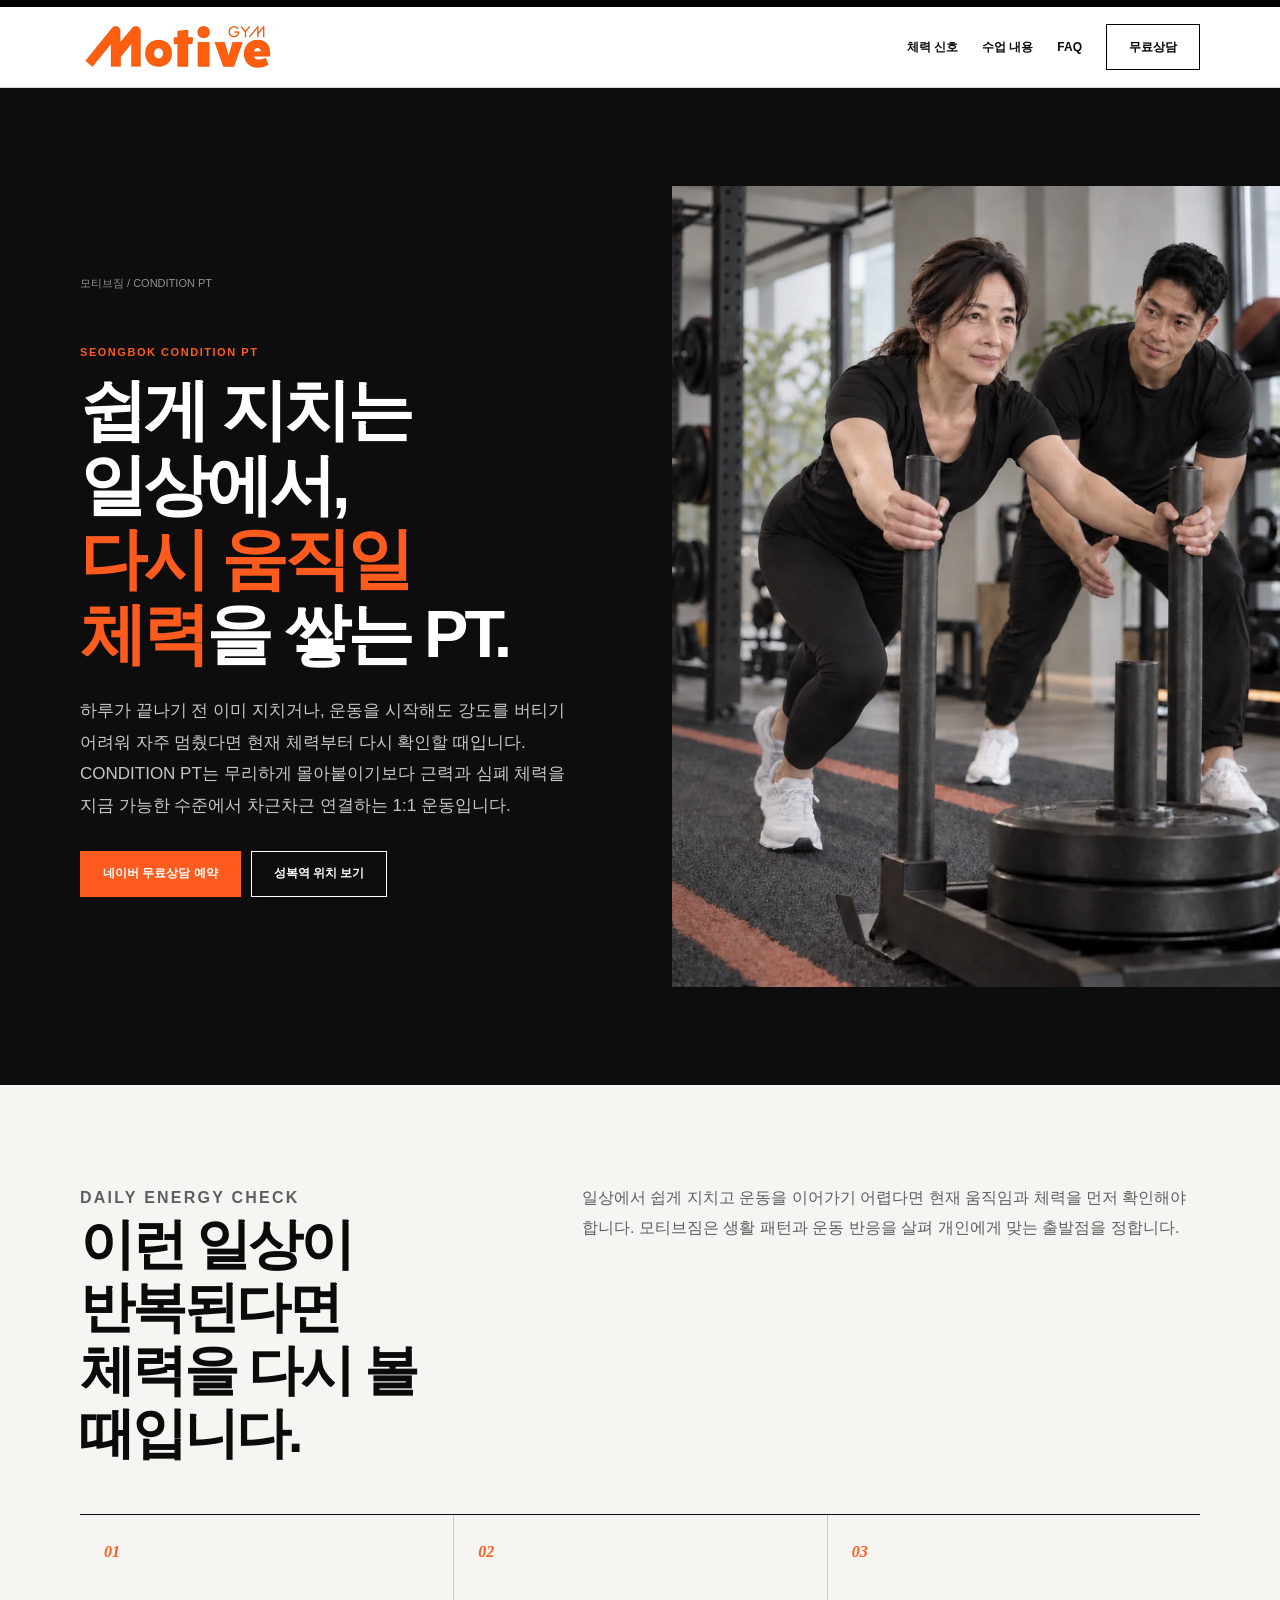
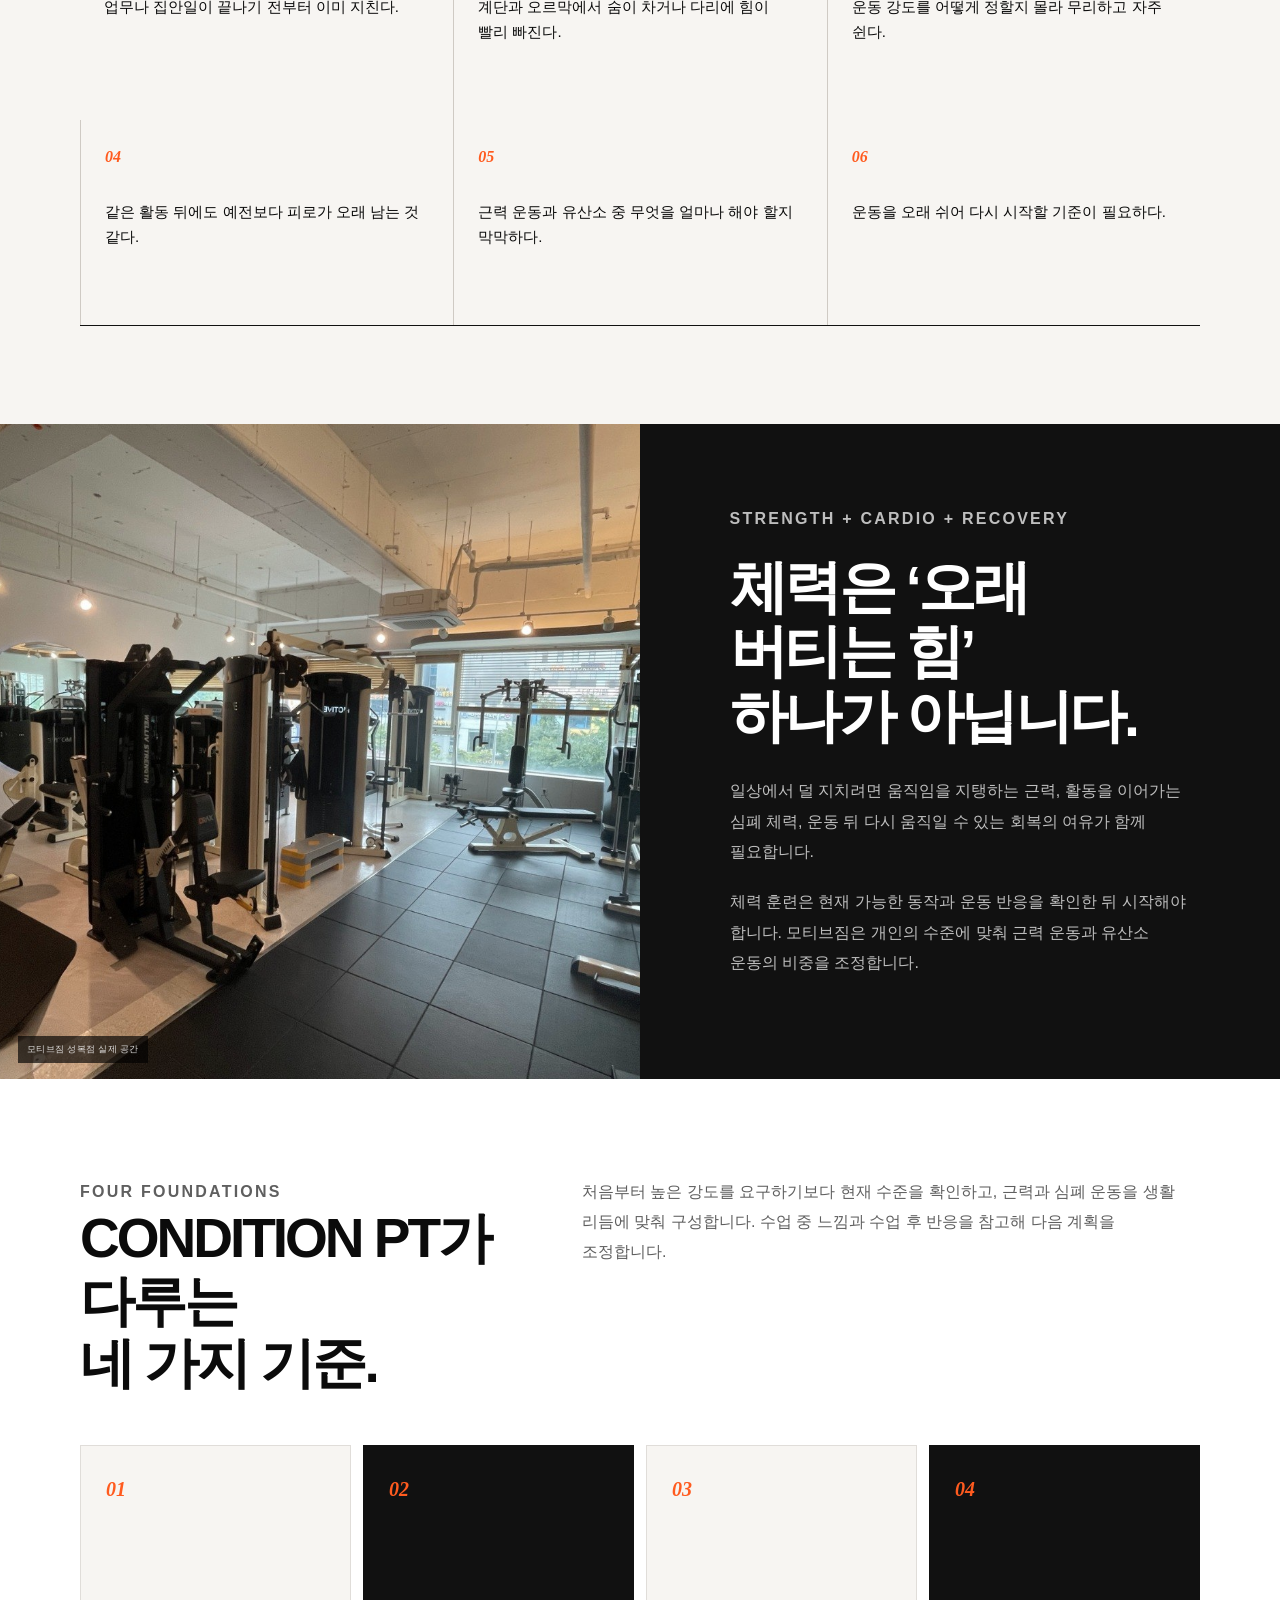
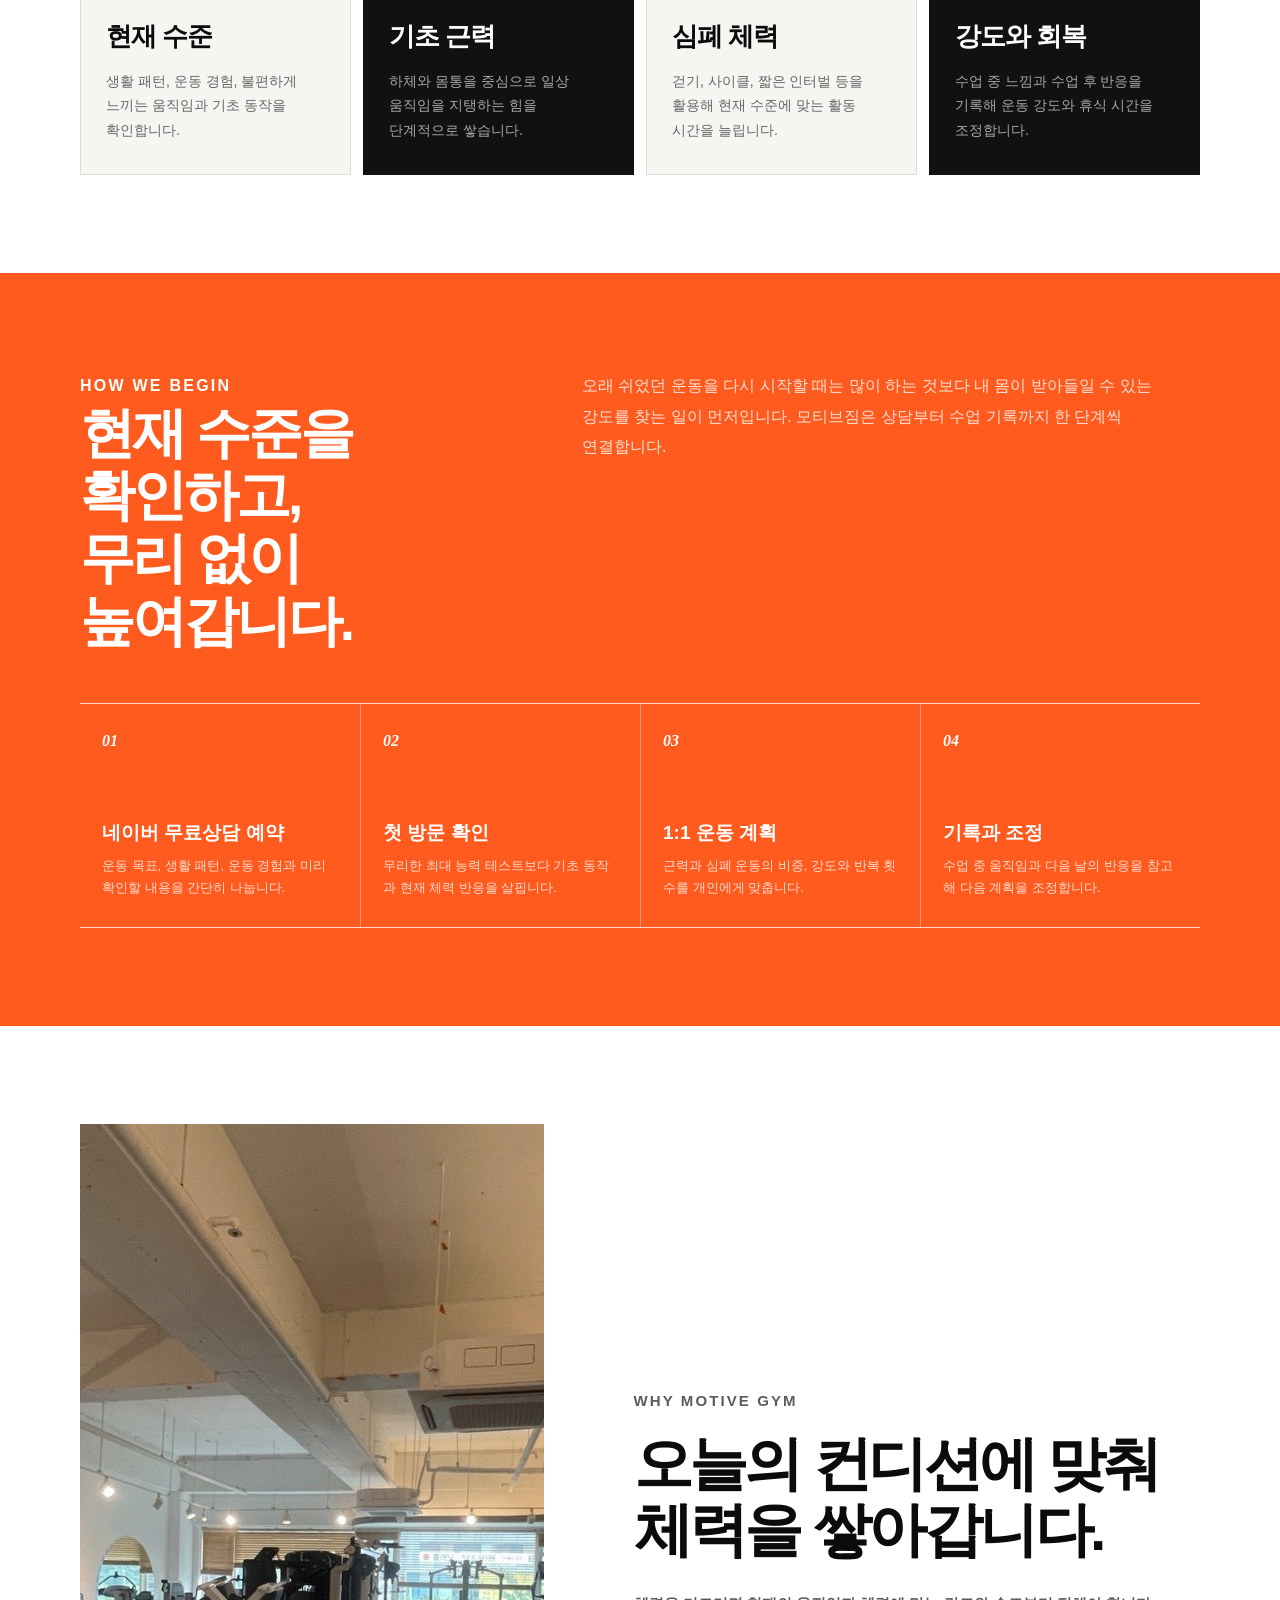
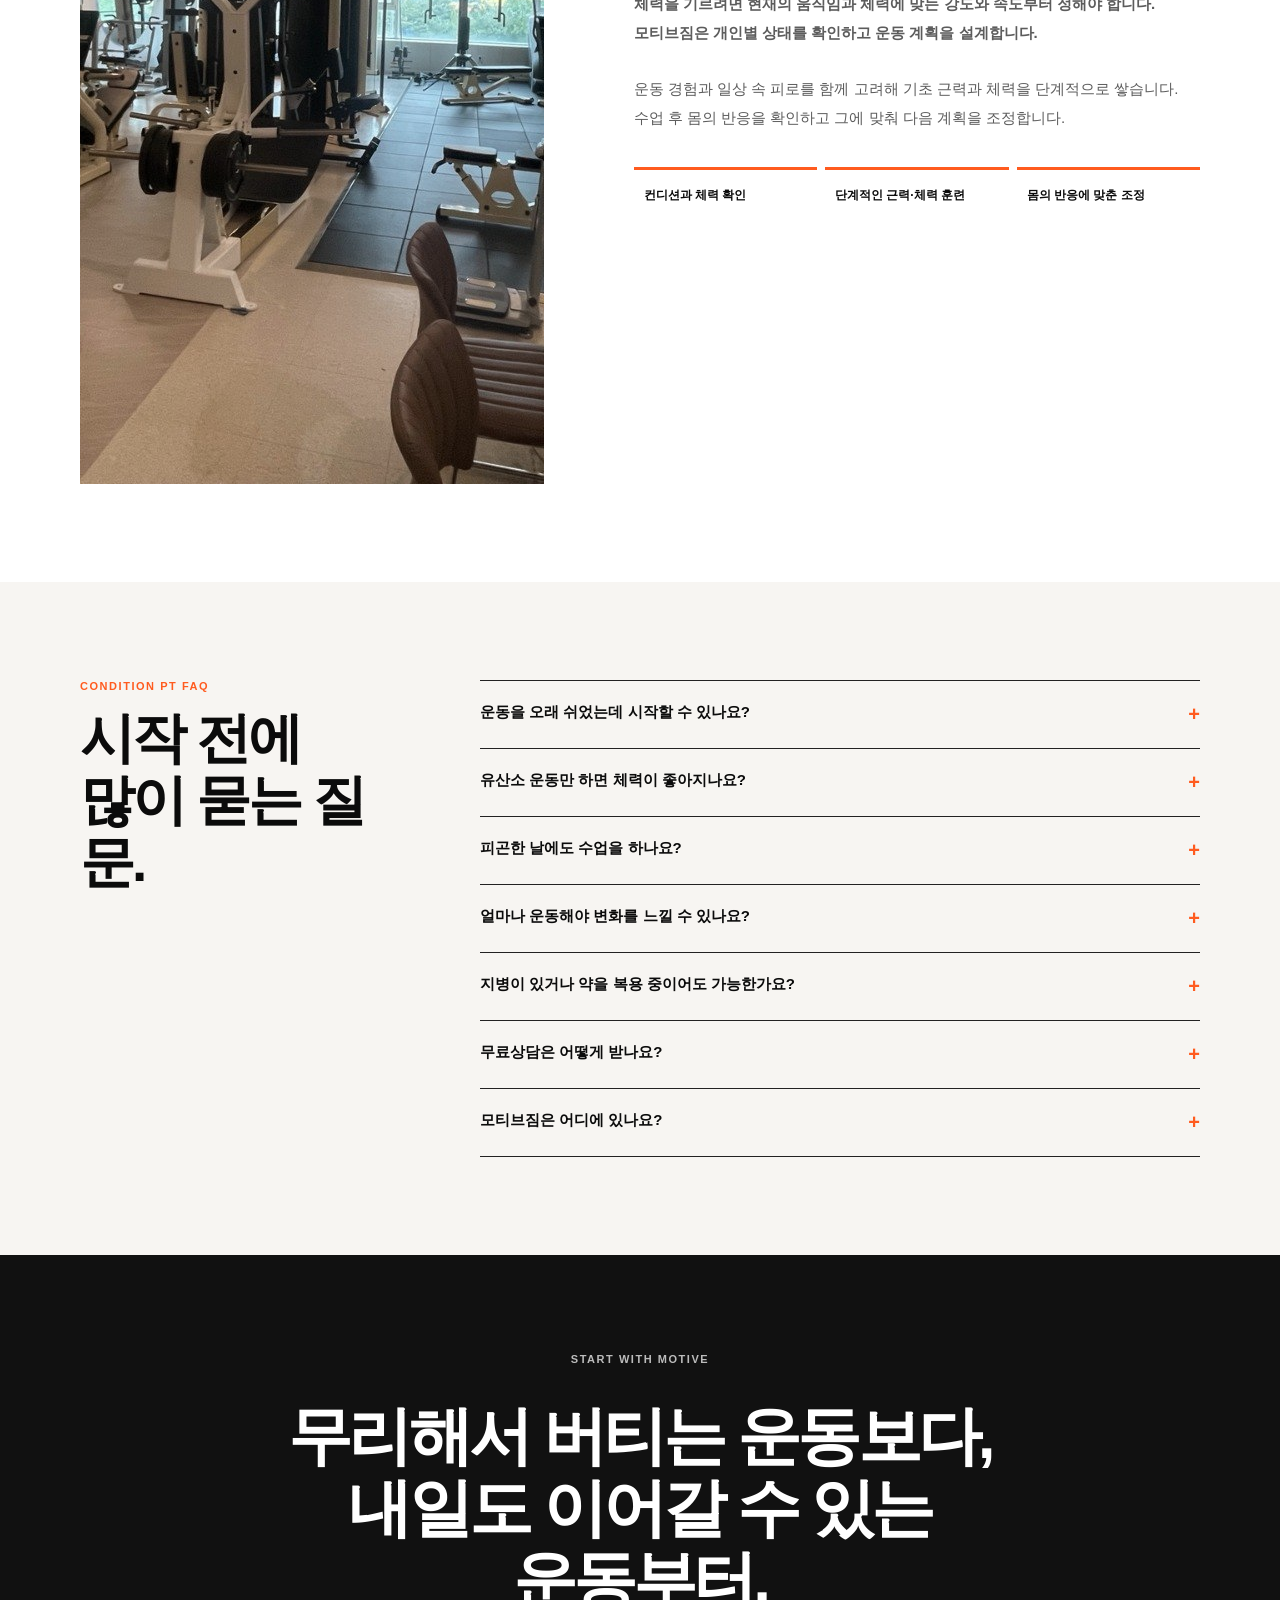
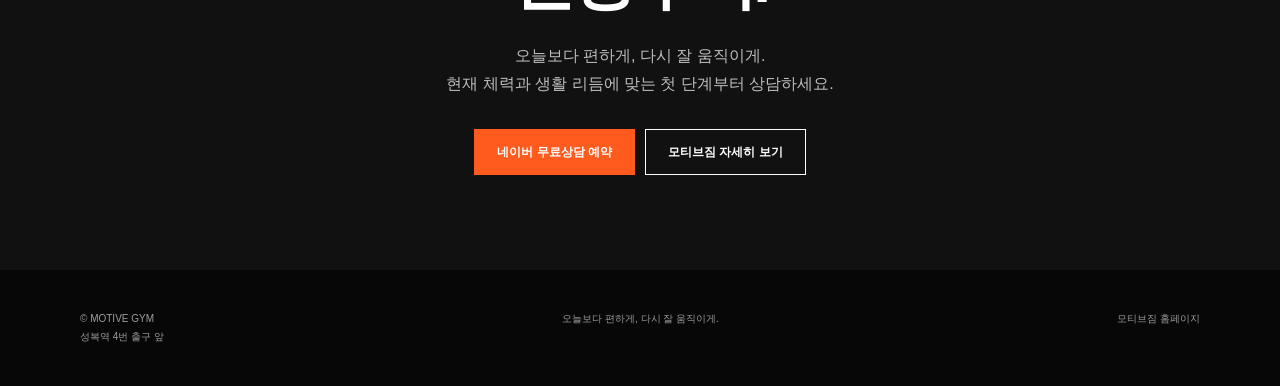
<file: condition-pt/index.html>
<!doctype html>
<html lang="ko-KR">
<head>
  <meta charset="utf-8">
  <meta name="viewport" content="width=device-width, initial-scale=1, viewport-fit=cover">
  <meta name="theme-color" content="#0b0b0b">
  <title>성복동 체력 PT | CONDITION PT·운동 재시작 - 모티브짐</title>
  <meta name="description" content="성복역 4번 출구 앞 모티브짐. 쉽게 지치고 체력저하를 느끼거나 오래 쉬었던 운동을 다시 시작하는 분을 위해 근력과 심폐 체력을 현재 수준에 맞춰 단계적으로 다루는 1:1 CONDITION PT입니다.">
  <meta name="keywords" content="성복동 체력 PT, 성복역 PT, CONDITION PT, 체력저하 운동, 운동 재시작, 근력 운동, 심폐 체력, 모티브짐">
  <meta name="author" content="김민준, 모티브짐">
  <meta name="robots" content="index, follow, max-image-preview:large, max-snippet:-1, max-video-preview:-1">
  <meta name="googlebot" content="index, follow, max-image-preview:large, max-snippet:-1, max-video-preview:-1">
  <link rel="canonical" href="https://motivegym.co.kr/condition-pt/">
  <link rel="alternate" hreflang="ko-KR" href="https://motivegym.co.kr/condition-pt/">
  <link rel="alternate" hreflang="x-default" href="https://motivegym.co.kr/condition-pt/">
  <link rel="sitemap" type="application/xml" href="https://motivegym.co.kr/sitemap.xml">
  <meta property="og:type" content="article">
  <meta property="og:locale" content="ko_KR">
  <meta property="og:site_name" content="모티브짐">
  <meta property="og:title" content="쉽게 지치는 일상에, 다시 움직일 체력을 | 모티브짐">
  <meta property="og:description" content="근력과 심폐 체력을 현재 수준에 맞춰 차근차근 쌓는 성복동 1:1 CONDITION PT.">
  <meta property="og:url" content="https://motivegym.co.kr/condition-pt/">
  <meta property="og:image" content="https://motivegym.co.kr/assets/condition-pt/condition-pt-og.jpg">
  <meta property="og:image:alt" content="체력저하 후 운동 재시작을 표현한 모티브짐 CONDITION PT 이미지">
  <meta name="twitter:card" content="summary_large_image">
  <meta name="twitter:title" content="성복동 체력 PT | 모티브짐 CONDITION PT">
  <meta name="twitter:description" content="쉽게 지치거나 운동이 오랜만인 분을 위해 근력과 심폐 체력을 단계적으로 다루는 1:1 PT.">
  <meta name="twitter:image" content="https://motivegym.co.kr/assets/condition-pt/condition-pt-og.jpg">
  <link rel="icon" href="data:image/svg+xml,%3Csvg xmlns='http://www.w3.org/2000/svg' viewBox='0 0 64 64'%3E%3Crect width='64' height='64' fill='%230b0b0b'/%3E%3Cpath d='M9 45 24 19l8 13 9-13h14v26H45V31L32 49 24 35 17 45z' fill='%23ff5b1f'/%3E%3C/svg%3E">
  <script type="application/ld+json">
  {
    "@context": "https://schema.org",
    "@graph": [
      {
        "@type": ["HealthClub", "ExerciseGym"],
        "@id": "https://motivegym.co.kr/#business",
        "name": "모티브짐",
        "alternateName": ["MotiveGym", "Motive Gym", "모티브짐 성복점"],
        "url": "https://motivegym.co.kr/",
        "logo": "https://motivegym.co.kr/assets/motivegym-logo.png",
        "slogan": "오늘보다 편하게, 다시 잘 움직이게.",
        "telephone": "+82-31-266-7744",
        "priceRange": "₩₩",
        "address": {
          "@type": "PostalAddress",
          "streetAddress": "수지로 119 데이파크 C동 2층 206호",
          "addressLocality": "용인시 수지구",
          "addressRegion": "경기도",
          "addressCountry": "KR"
        },
        "geo": {"@type": "GeoCoordinates", "latitude": 37.3130195, "longitude": 127.0790766},
        "hasMap": "https://www.google.com/maps?cid=3171583335808988766",
        "openingHoursSpecification": [
          {"@type": "OpeningHoursSpecification", "dayOfWeek": ["Monday", "Tuesday", "Wednesday", "Thursday", "Friday"], "opens": "09:00", "closes": "23:00"},
          {"@type": "OpeningHoursSpecification", "dayOfWeek": ["Saturday", "Sunday"], "opens": "10:00", "closes": "18:00"}
        ],
        "founder": {"@id": "https://motivegym.co.kr/#kim-minjun"},
        "areaServed": [{"@type": "Place", "name": "성복동"}, {"@type": "Place", "name": "성복역"}],
        "sameAs": ["https://blog.naver.com/ssepeus", "https://www.instagram.com/motivegym_official/", "https://map.naver.com/p/entry/place/1687051931", "https://www.google.com/maps?cid=3171583335808988766"]
      },
      {
        "@type": "Person",
        "@id": "https://motivegym.co.kr/#kim-minjun",
        "name": "김민준",
        "jobTitle": "모티브짐 대표 트레이너",
        "worksFor": {"@id": "https://motivegym.co.kr/#business"},
        "description": "물리치료를 전공하고 병원 재활 현장을 경험한 뒤 보디빌딩과 퍼스널 트레이닝 경험을 이어온 모티브짐 대표입니다."
      },
      {
        "@type": "WebSite",
        "@id": "https://motivegym.co.kr/#website",
        "url": "https://motivegym.co.kr/",
        "name": "모티브짐",
        "alternateName": "MotiveGym",
        "inLanguage": "ko-KR",
        "publisher": {"@id": "https://motivegym.co.kr/#business"}
      },
      {
        "@type": "Service",
        "@id": "https://motivegym.co.kr/condition-pt/#service",
        "url": "https://motivegym.co.kr/condition-pt/",
        "name": "체력저하와 운동 재시작을 위한 CONDITION PT",
        "serviceType": "1:1 퍼스널 트레이닝",
        "provider": {"@id": "https://motivegym.co.kr/#business"},
        "areaServed": [{"@type": "Place", "name": "성복동"}, {"@type": "Place", "name": "성복역"}],
        "audience": {"@type": "PeopleAudience", "audienceType": "쉽게 지치거나 오래 쉬었던 운동을 다시 시작하려는 성인"},
        "description": "현재 움직임과 체력 반응을 확인하고 근력과 심폐 체력을 단계적으로 다루는 성복동 1:1 CONDITION PT입니다."
      },
      {
        "@type": "WebPage",
        "@id": "https://motivegym.co.kr/condition-pt/#webpage",
        "url": "https://motivegym.co.kr/condition-pt/",
        "name": "성복동 체력 PT | CONDITION PT·운동 재시작 - 모티브짐",
        "description": "쉽게 지치고 체력저하를 느끼거나 오래 쉬었던 운동을 다시 시작하는 분을 위한 모티브짐 CONDITION PT 안내입니다.",
        "inLanguage": "ko-KR",
        "isPartOf": {"@id": "https://motivegym.co.kr/#website"},
        "about": {"@id": "https://motivegym.co.kr/condition-pt/#service"},
        "mainEntity": {"@id": "https://motivegym.co.kr/condition-pt/#service"},
        "breadcrumb": {"@id": "https://motivegym.co.kr/condition-pt/#breadcrumb"}
      },
      {
        "@type": "BreadcrumbList",
        "@id": "https://motivegym.co.kr/condition-pt/#breadcrumb",
        "itemListElement": [
          {"@type": "ListItem", "position": 1, "name": "모티브짐", "item": "https://motivegym.co.kr/"},
          {"@type": "ListItem", "position": 2, "name": "CONDITION PT", "item": "https://motivegym.co.kr/condition-pt/"}
        ]
      },
      {
        "@type": "FAQPage",
        "@id": "https://motivegym.co.kr/condition-pt/#faqpage",
        "mainEntity": [
          {"@type": "Question", "name": "운동을 오래 쉬었는데 시작할 수 있나요?", "acceptedAnswer": {"@type": "Answer", "text": "네. 오래 쉬었거나 운동 경험이 적은 분도 현재 가능한 동작과 강도부터 시작합니다."}},
          {"@type": "Question", "name": "유산소 운동만 하면 체력이 좋아지나요?", "acceptedAnswer": {"@type": "Answer", "text": "사람마다 필요한 구성이 다릅니다. 모티브짐은 현재 상태와 목표에 따라 근력 운동과 유산소 운동의 비중을 함께 조정합니다."}},
          {"@type": "Question", "name": "피곤한 날에도 수업을 하나요?", "acceptedAnswer": {"@type": "Answer", "text": "당일 상태를 확인한 뒤 강도와 운동 종류를 조정합니다. 평소와 크게 다른 상태라면 쉬거나 의료진의 확인을 권할 수 있습니다."}},
          {"@type": "Question", "name": "얼마나 운동해야 변화를 느낄 수 있나요?", "acceptedAnswer": {"@type": "Answer", "text": "시작 체력, 생활 패턴, 운동 빈도에 따라 다르기 때문에 특정 기간을 보장하지 않습니다. 수업 기록과 일상 반응을 보며 계획을 조정합니다."}},
          {"@type": "Question", "name": "지병이 있거나 약을 복용 중이어도 가능한가요?", "acceptedAnswer": {"@type": "Answer", "text": "예약 전에 관련 내용을 알려주세요. 의료진의 운동 제한이나 권고가 있다면 그 내용을 우선하며, 필요할 경우 운동 전 의료진 확인을 요청할 수 있습니다."}},
          {"@type": "Question", "name": "무료상담은 어떻게 받나요?", "acceptedAnswer": {"@type": "Answer", "text": "페이지의 네이버 무료상담 예약 버튼을 눌러 예약하시면 됩니다. 상담은 무료이며 수업 상품과 비용은 상담 후 별도로 안내합니다."}},
          {"@type": "Question", "name": "모티브짐은 어디에 있나요?", "acceptedAnswer": {"@type": "Answer", "text": "성복역 4번 출구에서 도보 약 2분 거리인 데이파크 C동 2층 206호에 있습니다. 정확한 길 안내는 네이버 지도에서 확인해 주세요."}}
        ]
      }
    ]
  }
  </script>
  <style>
    :root{--black:#0b0b0b;--white:#fff;--ivory:#f7f5f2;--orange:#ff5b1f;--gray:#646464;--line:#d9d9d9;--max:1120px}
    *{box-sizing:border-box}html{scroll-behavior:smooth;scroll-padding-top:100px}body{margin:0;background:#fff;color:var(--black);font-family:-apple-system,BlinkMacSystemFont,"Pretendard","Noto Sans KR","Malgun Gothic",Arial,sans-serif;-webkit-font-smoothing:antialiased}body:before{content:"";position:fixed;z-index:200;inset:0 0 auto;height:7px;background:#000}img{display:block;max-width:100%}a{color:inherit;text-decoration:none}.wrap{width:min(calc(100% - 48px),var(--max));margin:auto}.label{margin:0 0 15px;color:var(--orange);font-size:11px;font-weight:900;letter-spacing:.14em}.button{display:inline-flex;min-height:46px;padding:0 22px;align-items:center;justify-content:center;border:1px solid currentColor;font-size:12px;font-weight:900}.button.orange{background:var(--orange);border-color:var(--orange);color:#fff}.button.light{color:#fff}.button.dark{color:#000}.site-header{position:sticky;z-index:100;top:0;padding-top:7px;background:#fff;border-bottom:1px solid var(--line)}.header{height:80px;display:flex;align-items:center;justify-content:space-between;gap:24px}.logo img{width:196px;height:auto}.header-nav{display:flex;align-items:center;gap:24px;font-size:12px;font-weight:800}.hero{display:grid;grid-template-columns:1.05fr .95fr;min-height:680px;background:#0d0d0d;color:#fff}.hero-copy{display:flex;flex-direction:column;justify-content:center;padding:90px max(40px,calc((100vw - var(--max))/2)) 90px max(24px,calc((100vw - var(--max))/2))}.crumb{margin:0 0 55px;color:rgba(255,255,255,.55);font-size:11px}.hero h1{max-width:720px;margin:0 0 24px;font-size:clamp(45px,5.2vw,76px);line-height:1.12;letter-spacing:-.06em;word-break:keep-all}.hero h1 span{color:var(--orange)}.hero-lead{max-width:660px;margin:0 0 30px;color:rgba(255,255,255,.77);font-size:17px;line-height:1.85;word-break:keep-all}.actions{display:flex;gap:10px;flex-wrap:wrap}.hero-visual{position:relative;min-height:680px}.hero-visual img{width:100%;height:100%;object-fit:cover;filter:saturate(.78) contrast(1.04)}.hero-visual:after{content:"";position:absolute;inset:0;background:linear-gradient(90deg,rgba(13,13,13,.25),transparent 35%)}section{padding:98px 0}.section-heading{display:grid;grid-template-columns:.8fr 1.2fr;gap:90px;align-items:start;margin-bottom:50px}.section-heading h2{margin:0;font-size:clamp(38px,4.3vw,60px);line-height:1.14;letter-spacing:-.055em;word-break:keep-all}.section-heading p{margin:0;color:#5f5f5f;font-size:16px;line-height:1.9;word-break:keep-all}.signals{background:var(--ivory)}.signal-grid{display:grid;grid-template-columns:repeat(3,1fr);border-top:1px solid #111;border-bottom:1px solid #111}.signal{padding:28px 24px;min-height:205px}.signal+.signal{border-left:1px solid #cfcac4}.signal b{display:block;margin-bottom:34px;color:var(--orange);font-family:Georgia,serif;font-style:italic}.signal p{margin:0;font-size:15px;line-height:1.65;word-break:keep-all}.bridge{display:grid;grid-template-columns:1fr 1fr;padding:0;background:#111;color:#fff}.bridge-image img{width:100%;height:100%;min-height:620px;object-fit:cover;filter:saturate(.8)}.bridge-copy{display:flex;flex-direction:column;justify-content:center;padding:80px clamp(35px,7vw,110px)}.bridge h2{margin:0 0 28px;font-size:clamp(39px,4.5vw,63px);line-height:1.12;letter-spacing:-.06em;word-break:keep-all}.bridge p{margin:0 0 20px;color:rgba(255,255,255,.73);font-size:16px;line-height:1.9;word-break:keep-all}.bridge .note{padding-top:20px;border-top:1px solid rgba(255,255,255,.2);font-size:12px;color:rgba(255,255,255,.5)}.four{background:#fff}.four-grid{display:grid;grid-template-columns:repeat(4,1fr);gap:12px}.four-card{min-height:330px;padding:32px 25px;display:flex;flex-direction:column;background:var(--ivory);border:1px solid #e0ddd9}.four-card:nth-child(2n){background:#111;color:#fff;border-color:#111}.four-card b{font-family:Georgia,serif;color:var(--orange);font-size:20px;font-style:italic}.four-card h3{margin:auto 0 15px;font-size:26px;letter-spacing:-.04em}.four-card p{margin:0;color:#666;font-size:14px;line-height:1.75;word-break:keep-all}.four-card:nth-child(2n) p{color:rgba(255,255,255,.63)}.process{background:var(--orange);color:#fff}.process .section-heading p{color:rgba(255,255,255,.8)}.process-grid{display:grid;grid-template-columns:repeat(4,1fr);border-top:1px solid rgba(255,255,255,.75);border-bottom:1px solid rgba(255,255,255,.75)}.process-card{padding:28px 22px;min-height:220px}.process-card+.process-card{border-left:1px solid rgba(255,255,255,.35)}.process-card b{font-family:Georgia,serif;font-style:italic}.process-card h3{margin:70px 0 9px;font-size:19px}.process-card p{margin:0;color:rgba(255,255,255,.78);font-size:13px;line-height:1.7}.why{background:#fff}.why-grid{display:grid;grid-template-columns:.9fr 1.1fr;gap:90px;align-items:center}.why-image img{width:100%;aspect-ratio:4/5;object-fit:cover;filter:saturate(.8)}.why h2{margin:0 0 28px;font-size:clamp(40px,4.6vw,64px);line-height:1.12;letter-spacing:-.06em;word-break:keep-all}.why-lead{margin:0 0 28px;font-size:18px;line-height:1.8;font-weight:700;word-break:keep-all}.why p{color:#5c5c5c;font-size:15px;line-height:1.9;word-break:keep-all}.credential-grid{display:grid;grid-template-columns:repeat(3,1fr);gap:8px;margin-top:35px}.credential{padding:16px 10px;border-top:3px solid var(--orange);font-size:12px;font-weight:900;line-height:1.5}.faq{background:var(--ivory)}.faq-grid{display:grid;grid-template-columns:320px 1fr;gap:80px}.faq h2{margin:0;font-size:clamp(38px,4.3vw,58px);line-height:1.13;letter-spacing:-.055em}details{border-top:1px solid #222}details:last-child{border-bottom:1px solid #222}summary{cursor:pointer;list-style:none;display:flex;justify-content:space-between;gap:18px;padding:22px 0;font-size:15px;font-weight:900}summary::-webkit-details-marker{display:none}summary:after{content:"+";color:var(--orange);font-size:20px}details[open] summary:after{content:"−"}details p{margin:-2px 42px 23px 0;color:#666;font-size:13px;line-height:1.8;word-break:keep-all}.closing{padding:95px 0;background:#111;color:#fff;text-align:center}.closing h2{max-width:850px;margin:0 auto 25px;font-size:clamp(42px,5vw,70px);line-height:1.13;letter-spacing:-.06em;word-break:keep-all}.closing p{margin:0 0 30px;color:rgba(255,255,255,.72);line-height:1.8}footer{padding:40px 0;background:#070707;color:rgba(255,255,255,.6);font-size:10px;line-height:1.8}.footer-grid{display:flex;justify-content:space-between;gap:20px;flex-wrap:wrap}.mobile-bar{display:none;position:fixed;z-index:150;left:0;right:0;bottom:0;padding:9px 11px calc(9px + env(safe-area-inset-bottom));background:rgba(9,9,9,.96);gap:8px}.mobile-bar a{flex:1;min-height:48px;display:flex;align-items:center;justify-content:center;color:#fff;border:1px solid rgba(255,255,255,.35);font-size:12px;font-weight:900}.mobile-bar a:last-child{background:var(--orange);border-color:var(--orange)}
    .image-note{position:absolute;z-index:2;left:18px;bottom:16px;padding:7px 9px;background:rgba(0,0,0,.66);color:rgba(255,255,255,.84);font-size:9px;letter-spacing:.04em}.hero-visual .image-note{left:22px;bottom:20px}.bridge-image{position:relative}
    .section-visual{position:relative;display:grid;grid-template-columns:.92fr 1.08fr;margin:36px 0 0;background:#111;color:#fff;overflow:hidden}.section-visual img{width:100%;height:100%;max-height:560px;aspect-ratio:4/5;object-fit:cover}.section-visual figcaption{display:flex;flex-direction:column;justify-content:center;padding:55px clamp(30px,6vw,76px)}.section-visual h3{margin:0 0 18px;font-size:clamp(28px,3vw,42px);line-height:1.2;letter-spacing:-.045em;word-break:keep-all}.section-visual p{margin:0;color:rgba(255,255,255,.7);font-size:14px;line-height:1.85;word-break:keep-all}.section-visual .disclosure{margin-top:24px;color:rgba(255,255,255,.42);font-size:10px}
    .process .section-visual{grid-template-columns:1.08fr .92fr;background:#fff;color:#111}.process .section-visual img{order:2}.process .section-visual figcaption{order:1}.process .section-visual p{color:#555}.process .section-visual .disclosure{color:#888}
    .closing-grid{display:grid;grid-template-columns:.8fr 1.2fr;gap:70px;align-items:center}.closing-visual{margin:0;background:#fff;overflow:hidden}.closing-visual img{width:100%;aspect-ratio:4/3;object-fit:cover;object-position:center 28%}.closing-copy{text-align:left}.closing-copy h2{margin-left:0}.closing-copy .actions{justify-content:flex-start}.consult-note{margin-top:14px!important;color:rgba(255,255,255,.5)!important;font-size:11px!important}

    @media(max-width:900px){.header-nav a:not(.button){display:none}.hero{grid-template-columns:1fr}.hero-copy{padding:75px 24px}.hero-visual{min-height:420px}.section-heading{grid-template-columns:1fr;gap:24px}.signal-grid{grid-template-columns:repeat(2,1fr)}.signal:nth-child(3),.signal:nth-child(5){border-left:0}.signal:nth-child(n+3){border-top:1px solid #cfcac4}.section-visual,.process .section-visual{grid-template-columns:1fr 1fr}.bridge{grid-template-columns:1fr}.bridge-image img{min-height:460px}.four-grid{grid-template-columns:repeat(2,1fr)}.process-grid{grid-template-columns:repeat(2,1fr)}.process-card:nth-child(3){border-left:0;border-top:1px solid rgba(255,255,255,.35)}.process-card:nth-child(4){border-top:1px solid rgba(255,255,255,.35)}.why-grid{grid-template-columns:1fr;gap:50px}.why-image img{aspect-ratio:16/10}.faq-grid{grid-template-columns:1fr;gap:40px}.closing-grid{grid-template-columns:1fr;gap:42px}.closing-visual{max-width:620px;margin:auto}.closing-copy{text-align:center}.closing-copy h2{margin-left:auto}.closing-copy .actions{justify-content:center}}
    @media(max-width:620px){.wrap{width:min(calc(100% - 30px),var(--max))}.header{height:68px}.logo img{width:164px}.header-nav .button{padding:0 12px;font-size:10px}.hero-copy{padding:65px 18px}.crumb{margin-bottom:38px}.hero h1{font-size:42px}.hero-lead{font-size:15px}.hero-visual{min-height:330px}section{padding:76px 0}.section-heading h2{font-size:38px}.signal-grid{grid-template-columns:1fr}.signal+.signal,.signal:nth-child(3),.signal:nth-child(5){border-left:0;border-top:1px solid #cfcac4}.signal{min-height:0}.signal b{margin-bottom:20px}.section-visual,.process .section-visual{grid-template-columns:1fr}.section-visual img,.process .section-visual img{order:1;max-height:none;aspect-ratio:4/5}.section-visual figcaption,.process .section-visual figcaption{order:2;padding:38px 24px}.bridge-image img{min-height:350px}.bridge-copy{padding:65px 20px}.bridge h2{font-size:38px}.four-grid{grid-template-columns:1fr}.four-card{min-height:280px}.process-grid{grid-template-columns:1fr}.process-card+.process-card,.process-card:nth-child(3){border-left:0;border-top:1px solid rgba(255,255,255,.35)}.process-card{min-height:0}.process-card h3{margin-top:42px}.why-image img{aspect-ratio:4/3}.why h2{font-size:39px}.credential-grid{grid-template-columns:1fr}.faq h2{font-size:38px}.closing h2{font-size:41px}.closing-visual img{aspect-ratio:1/1;object-position:center 20%}.mobile-bar{display:flex}footer{padding-bottom:100px}}
  </style>
</head>
<body>
  <header class="site-header">
    <div class="header wrap">
      <a class="logo" href="../" aria-label="모티브짐 홈페이지"><img src="../assets/motivegym-logo-header.png" alt="Motive Gym 모티브짐" width="339" height="85"></a>
      <nav class="header-nav" aria-label="CONDITION PT 페이지 메뉴"><a href="#need">체력 신호</a><a href="#program">수업 내용</a><a href="#faq">FAQ</a><a class="button dark" href="https://m.booking.naver.com/booking/6/bizes/1210623/items/6558384" target="_blank" rel="noopener noreferrer" aria-label="네이버 상담 예약으로 CONDITION PT 무료상담">무료상담</a></nav>
    </div>
  </header>

  <main>
    <section class="hero">
      <div class="hero-copy"><p class="crumb"><a href="../">모티브짐</a> / CONDITION PT</p><p class="label">SEONGBOK CONDITION PT</p><h1>쉽게 지치는 일상에서,<br><span>다시 움직일 체력</span>을 쌓는 PT.</h1><p class="hero-lead">하루가 끝나기 전 이미 지치거나, 운동을 시작해도 강도를 버티기 어려워 자주 멈췄다면 현재 체력부터 다시 확인할 때입니다. CONDITION PT는 무리하게 몰아붙이기보다 근력과 심폐 체력을 지금 가능한 수준에서 차근차근 연결하는 1:1 운동입니다.</p><div class="actions"><a class="button orange" href="https://m.booking.naver.com/booking/6/bizes/1210623/items/6558384" target="_blank" rel="noopener noreferrer" aria-label="네이버 상담 예약으로 CONDITION PT 무료상담">네이버 무료상담 예약</a><a class="button light" href="https://map.naver.com/p/entry/place/1687051931" target="_blank" rel="noopener noreferrer">성복역 위치 보기</a></div></div>
      <div class="hero-visual"><img src="../assets/condition-pt/condition-pt-hero.webp" alt="체력저하 후 운동 재시작을 표현한 CONDITION PT 프로그램 이미지" width="960" height="1200" decoding="async" fetchpriority="high"></div>
    </section>

    <section class="signals" id="need">
      <div class="wrap"><div class="section-heading"><div><p class="label">DAILY ENERGY CHECK</p><h2>이런 일상이 반복된다면<br>체력을 다시 볼 때입니다.</h2></div><p>일상에서 쉽게 지치고 운동을 이어가기 어렵다면 현재 움직임과 체력을 먼저 확인해야 합니다. 모티브짐은 생활 패턴과 운동 반응을 살펴 개인에게 맞는 출발점을 정합니다.</p></div>
        <div class="signal-grid">
          <article class="signal"><b>01</b><p>업무나 집안일이 끝나기 전부터 이미 지친다.</p></article>
          <article class="signal"><b>02</b><p>계단과 오르막에서 숨이 차거나 다리에 힘이 빨리 빠진다.</p></article>
          <article class="signal"><b>03</b><p>운동 강도를 어떻게 정할지 몰라 무리하고 자주 쉰다.</p></article>
          <article class="signal"><b>04</b><p>같은 활동 뒤에도 예전보다 피로가 오래 남는 것 같다.</p></article>
          <article class="signal"><b>05</b><p>근력 운동과 유산소 중 무엇을 얼마나 해야 할지 막막하다.</p></article>
          <article class="signal"><b>06</b><p>운동을 오래 쉬어 다시 시작할 기준이 필요하다.</p></article>
        </div>
      </div>
    </section>

    <section class="bridge">
      <div class="bridge-image"><img src="../assets/motivegym-interior-01.jpg" alt="근력과 심폐 체력을 현재 수준에 맞춰 운동하는 모티브짐 실제 공간" width="1280" height="960" loading="lazy" decoding="async"><span class="image-note">모티브짐 성복점 실제 공간</span></div>
      <div class="bridge-copy"><p class="label">STRENGTH + CARDIO + RECOVERY</p><h2>체력은 ‘오래 버티는 힘’<br>하나가 아닙니다.</h2><p>일상에서 덜 지치려면 움직임을 지탱하는 근력, 활동을 이어가는 심폐 체력, 운동 뒤 다시 움직일 수 있는 회복의 여유가 함께 필요합니다.</p><p>체력 훈련은 현재 가능한 동작과 운동 반응을 확인한 뒤 시작해야 합니다. 모티브짐은 개인의 수준에 맞춰 근력 운동과 유산소 운동의 비중을 조정합니다.</p></div>
    </section>

    <section class="four" id="program">
      <div class="wrap"><div class="section-heading"><div><p class="label">FOUR FOUNDATIONS</p><h2>CONDITION PT가 다루는<br>네 가지 기준.</h2></div><p>처음부터 높은 강도를 요구하기보다 현재 수준을 확인하고, 근력과 심폐 운동을 생활 리듬에 맞춰 구성합니다. 수업 중 느낌과 수업 후 반응을 참고해 다음 계획을 조정합니다.</p></div>
        <div class="four-grid">
          <article class="four-card"><b>01</b><h3>현재 수준</h3><p>생활 패턴, 운동 경험, 불편하게 느끼는 움직임과 기초 동작을 확인합니다.</p></article>
          <article class="four-card"><b>02</b><h3>기초 근력</h3><p>하체와 몸통을 중심으로 일상 움직임을 지탱하는 힘을 단계적으로 쌓습니다.</p></article>
          <article class="four-card"><b>03</b><h3>심폐 체력</h3><p>걷기, 사이클, 짧은 인터벌 등을 활용해 현재 수준에 맞는 활동 시간을 늘립니다.</p></article>
          <article class="four-card"><b>04</b><h3>강도와 회복</h3><p>수업 중 느낌과 수업 후 반응을 기록해 운동 강도와 휴식 시간을 조정합니다.</p></article>
        </div>
      </div>
    </section>

    <section class="process">
      <div class="wrap"><div class="section-heading"><div><p class="label" style="color:#fff">HOW WE BEGIN</p><h2>현재 수준을 확인하고,<br>무리 없이 높여갑니다.</h2></div><p>오래 쉬었던 운동을 다시 시작할 때는 많이 하는 것보다 내 몸이 받아들일 수 있는 강도를 찾는 일이 먼저입니다. 모티브짐은 상담부터 수업 기록까지 한 단계씩 연결합니다.</p></div>
        <div class="process-grid">
          <article class="process-card"><b>01</b><h3>네이버 무료상담 예약</h3><p>운동 목표, 생활 패턴, 운동 경험과 미리 확인할 내용을 간단히 나눕니다.</p></article>
          <article class="process-card"><b>02</b><h3>첫 방문 확인</h3><p>무리한 최대 능력 테스트보다 기초 동작과 현재 체력 반응을 살핍니다.</p></article>
          <article class="process-card"><b>03</b><h3>1:1 운동 계획</h3><p>근력과 심폐 운동의 비중, 강도와 반복 횟수를 개인에게 맞춥니다.</p></article>
          <article class="process-card"><b>04</b><h3>기록과 조정</h3><p>수업 중 움직임과 다음 날의 반응을 참고해 다음 계획을 조정합니다.</p></article>
        </div>
      </div>
    </section>

    <section class="why">
      <div class="wrap why-grid"><div class="why-image"><img src="../assets/motivegym-interior-02.jpg" alt="개인별 CONDITION PT를 설계하는 모티브짐 실제 공간" width="1280" height="960" loading="lazy" decoding="async"></div><div><p class="label">WHY MOTIVE GYM</p><h2>오늘의 컨디션에 맞춰<br>체력을 쌓아갑니다.</h2><p class="why-lead">체력을 기르려면 현재의 움직임과 체력에 맞는 강도와 속도부터 정해야 합니다. 모티브짐은 개인별 상태를 확인하고 운동 계획을 설계합니다.</p><p>운동 경험과 일상 속 피로를 함께 고려해 기초 근력과 체력을 단계적으로 쌓습니다. 수업 후 몸의 반응을 확인하고 그에 맞춰 다음 계획을 조정합니다.</p><div class="credential-grid"><div class="credential">컨디션과 체력 확인</div><div class="credential">단계적인 근력·체력 훈련</div><div class="credential">몸의 반응에 맞춘 조정</div></div></div></div>
    </section>

    <section class="faq" id="faq">
      <div class="wrap faq-grid"><div><p class="label">CONDITION PT FAQ</p><h2>시작 전에<br>많이 묻는 질문.</h2></div><div>
        <details><summary>운동을 오래 쉬었는데 시작할 수 있나요?</summary><p>네. 오래 쉬었거나 운동 경험이 적은 분도 현재 가능한 동작과 강도부터 시작합니다.</p></details>
        <details><summary>유산소 운동만 하면 체력이 좋아지나요?</summary><p>사람마다 필요한 구성이 다릅니다. 모티브짐은 현재 상태와 목표에 따라 근력 운동과 유산소 운동의 비중을 함께 조정합니다.</p></details>
        <details><summary>피곤한 날에도 수업을 하나요?</summary><p>당일 상태를 확인한 뒤 강도와 운동 종류를 조정합니다. 평소와 크게 다른 상태라면 쉬거나 의료진의 확인을 권할 수 있습니다.</p></details>
        <details><summary>얼마나 운동해야 변화를 느낄 수 있나요?</summary><p>시작 체력, 생활 패턴, 운동 빈도에 따라 다르기 때문에 특정 기간을 보장하지 않습니다. 수업 기록과 일상 반응을 보며 계획을 조정합니다.</p></details>
        <details><summary>지병이 있거나 약을 복용 중이어도 가능한가요?</summary><p>예약 전에 관련 내용을 알려주세요. 의료진의 운동 제한이나 권고가 있다면 그 내용을 우선하며, 필요할 경우 운동 전 의료진 확인을 요청할 수 있습니다.</p></details>
        <details><summary>무료상담은 어떻게 받나요?</summary><p>페이지의 네이버 무료상담 예약 버튼을 눌러 예약하시면 됩니다. 상담은 무료이며 수업 상품과 비용은 상담 후 별도로 안내합니다.</p></details>
        <details><summary>모티브짐은 어디에 있나요?</summary><p>성복역 4번 출구에서 도보 약 2분 거리인 데이파크 C동 2층 206호에 있습니다. 정확한 길 안내는 네이버 지도에서 확인해 주세요.</p></details>
      </div></div>
    </section>

    <section class="closing"><div class="wrap"><p class="label">START WITH MOTIVE</p><h2>무리해서 버티는 운동보다,<br>내일도 이어갈 수 있는 운동부터.</h2><p>오늘보다 편하게, 다시 잘 움직이게.<br>현재 체력과 생활 리듬에 맞는 첫 단계부터 상담하세요.</p><div class="actions" style="justify-content:center"><a class="button orange" href="https://m.booking.naver.com/booking/6/bizes/1210623/items/6558384" target="_blank" rel="noopener noreferrer" aria-label="네이버 상담 예약으로 CONDITION PT 무료상담">네이버 무료상담 예약</a><a class="button light" href="../">모티브짐 자세히 보기</a></div></div></section>
  </main>

  <footer><div class="wrap footer-grid"><span>© MOTIVE GYM<br>성복역 4번 출구 앞</span><span>오늘보다 편하게, 다시 잘 움직이게.</span><a href="../">모티브짐 홈페이지</a></div></footer>
  <div class="mobile-bar" aria-label="빠른 메뉴"><a href="https://map.naver.com/p/entry/place/1687051931" target="_blank" rel="noopener noreferrer">위치 보기</a><a href="https://m.booking.naver.com/booking/6/bizes/1210623/items/6558384" target="_blank" rel="noopener noreferrer" aria-label="네이버 상담 예약으로 CONDITION PT 무료상담">무료상담</a></div>
</body>
</html>
</file>
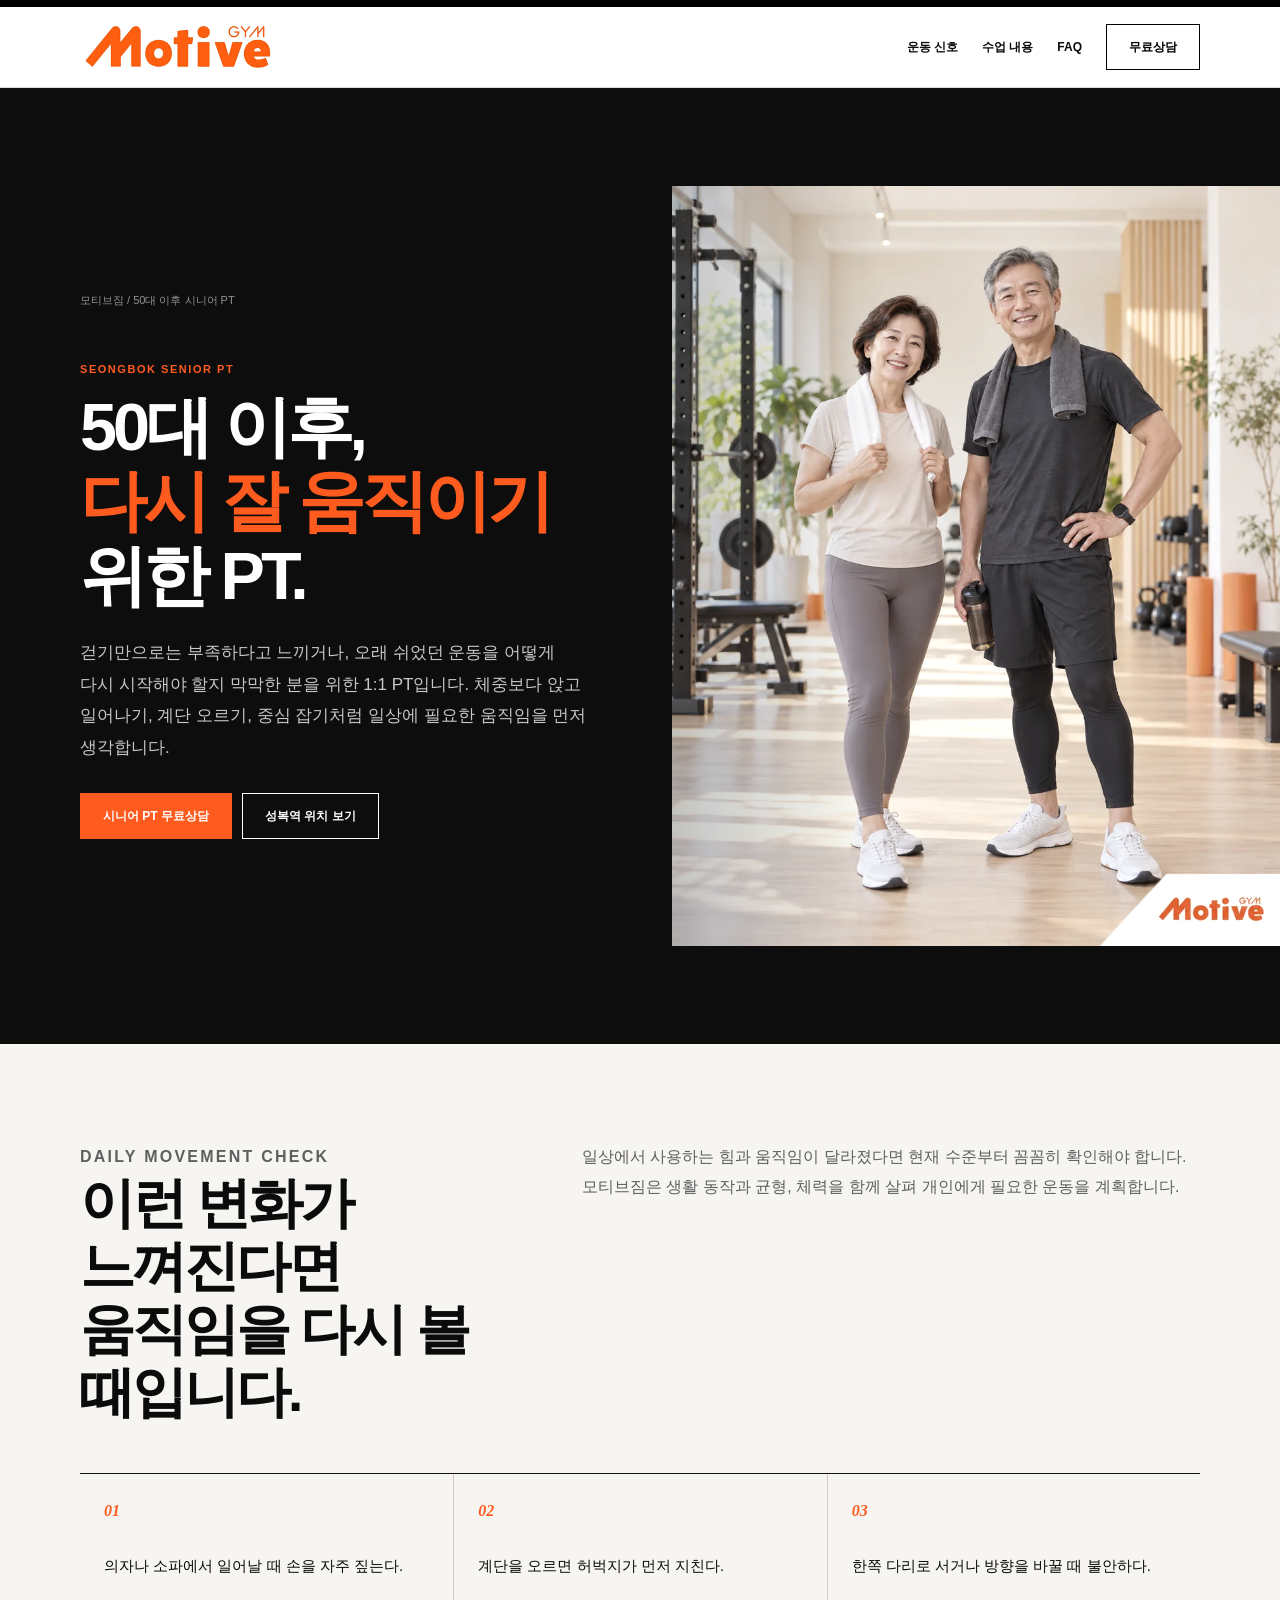
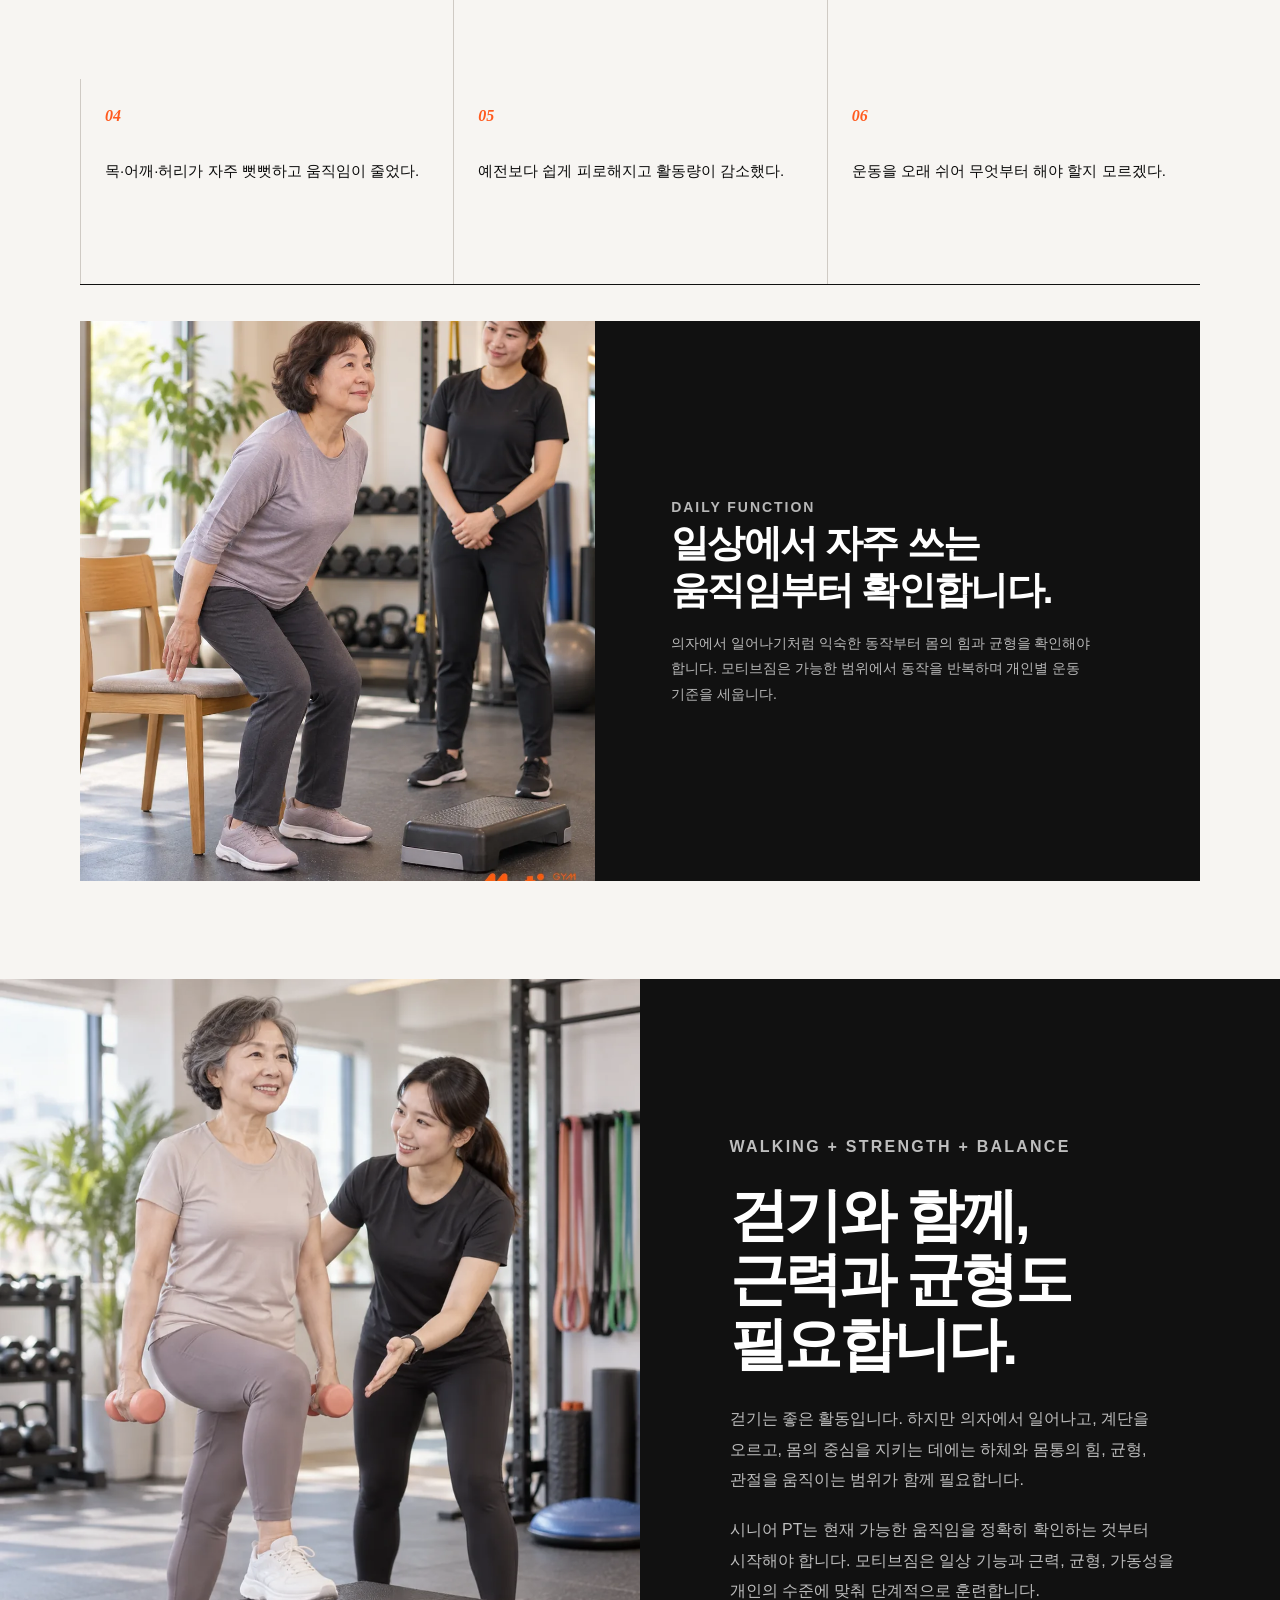
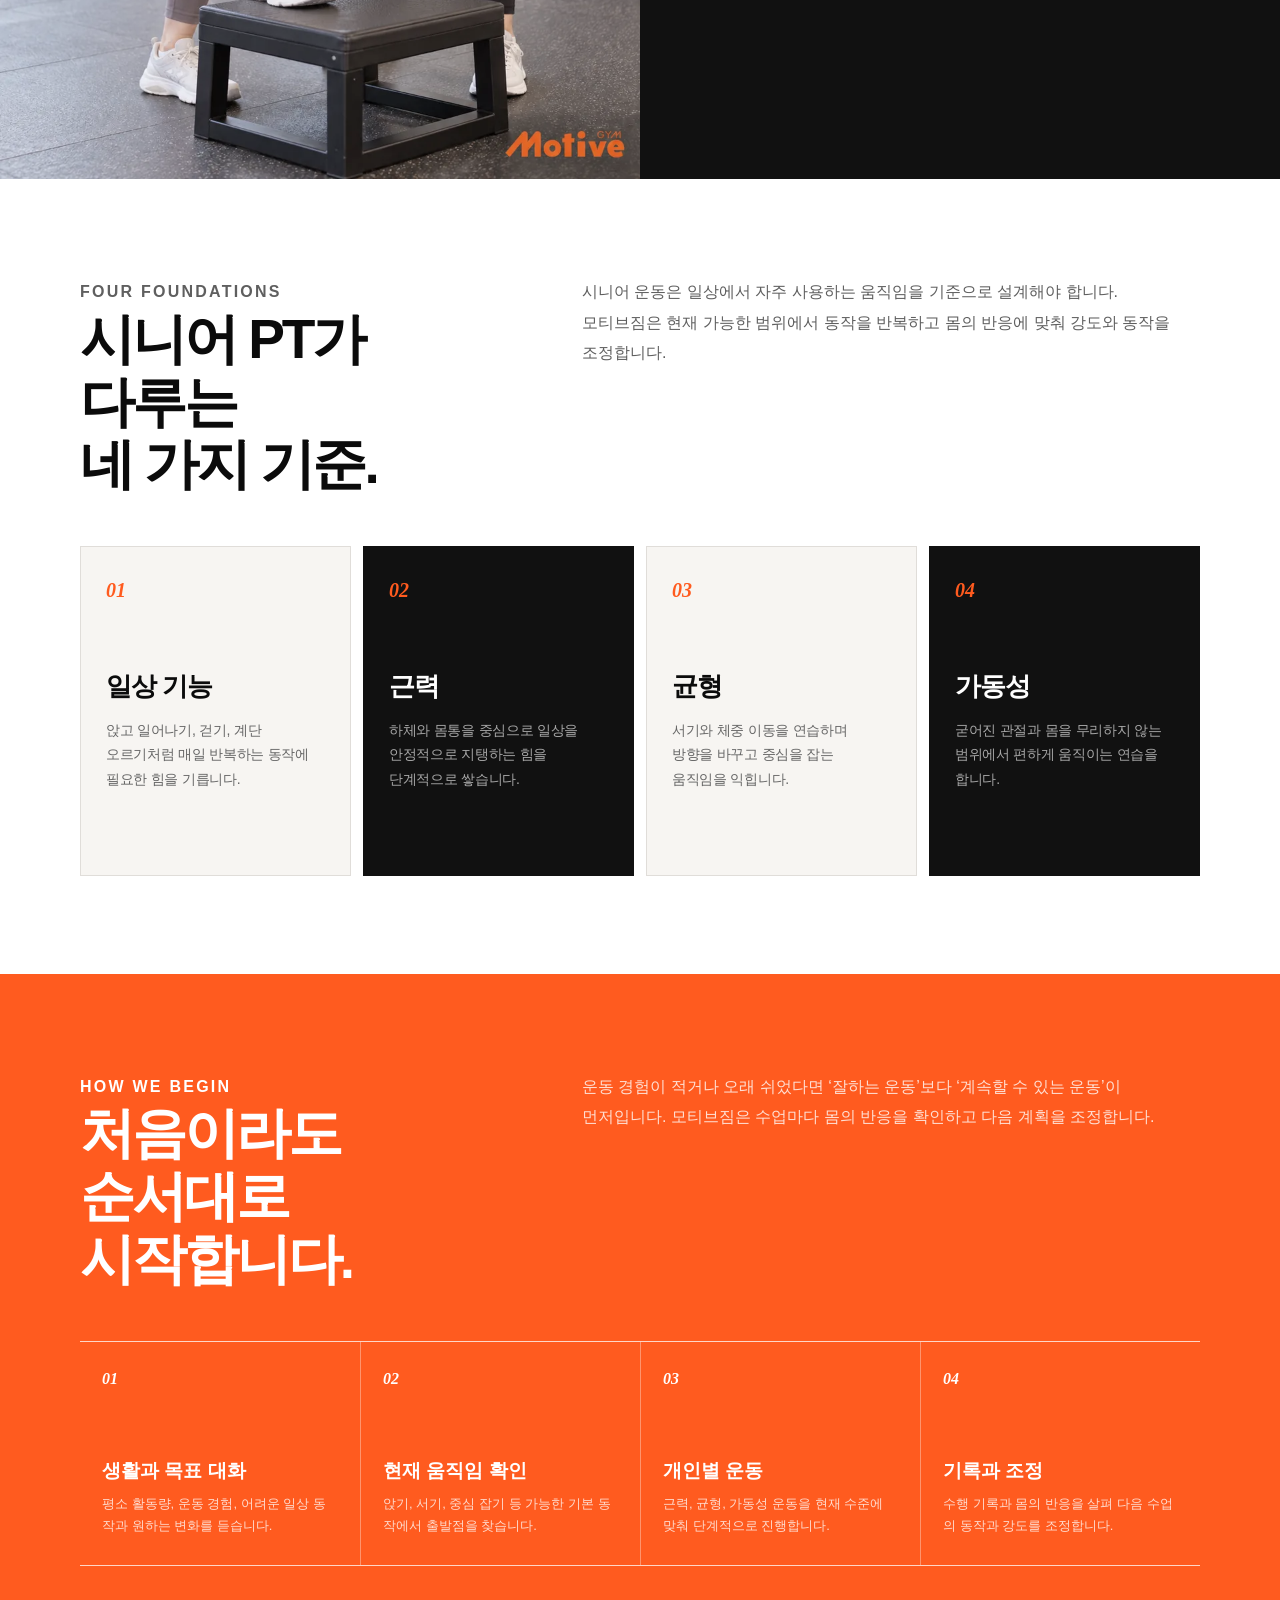
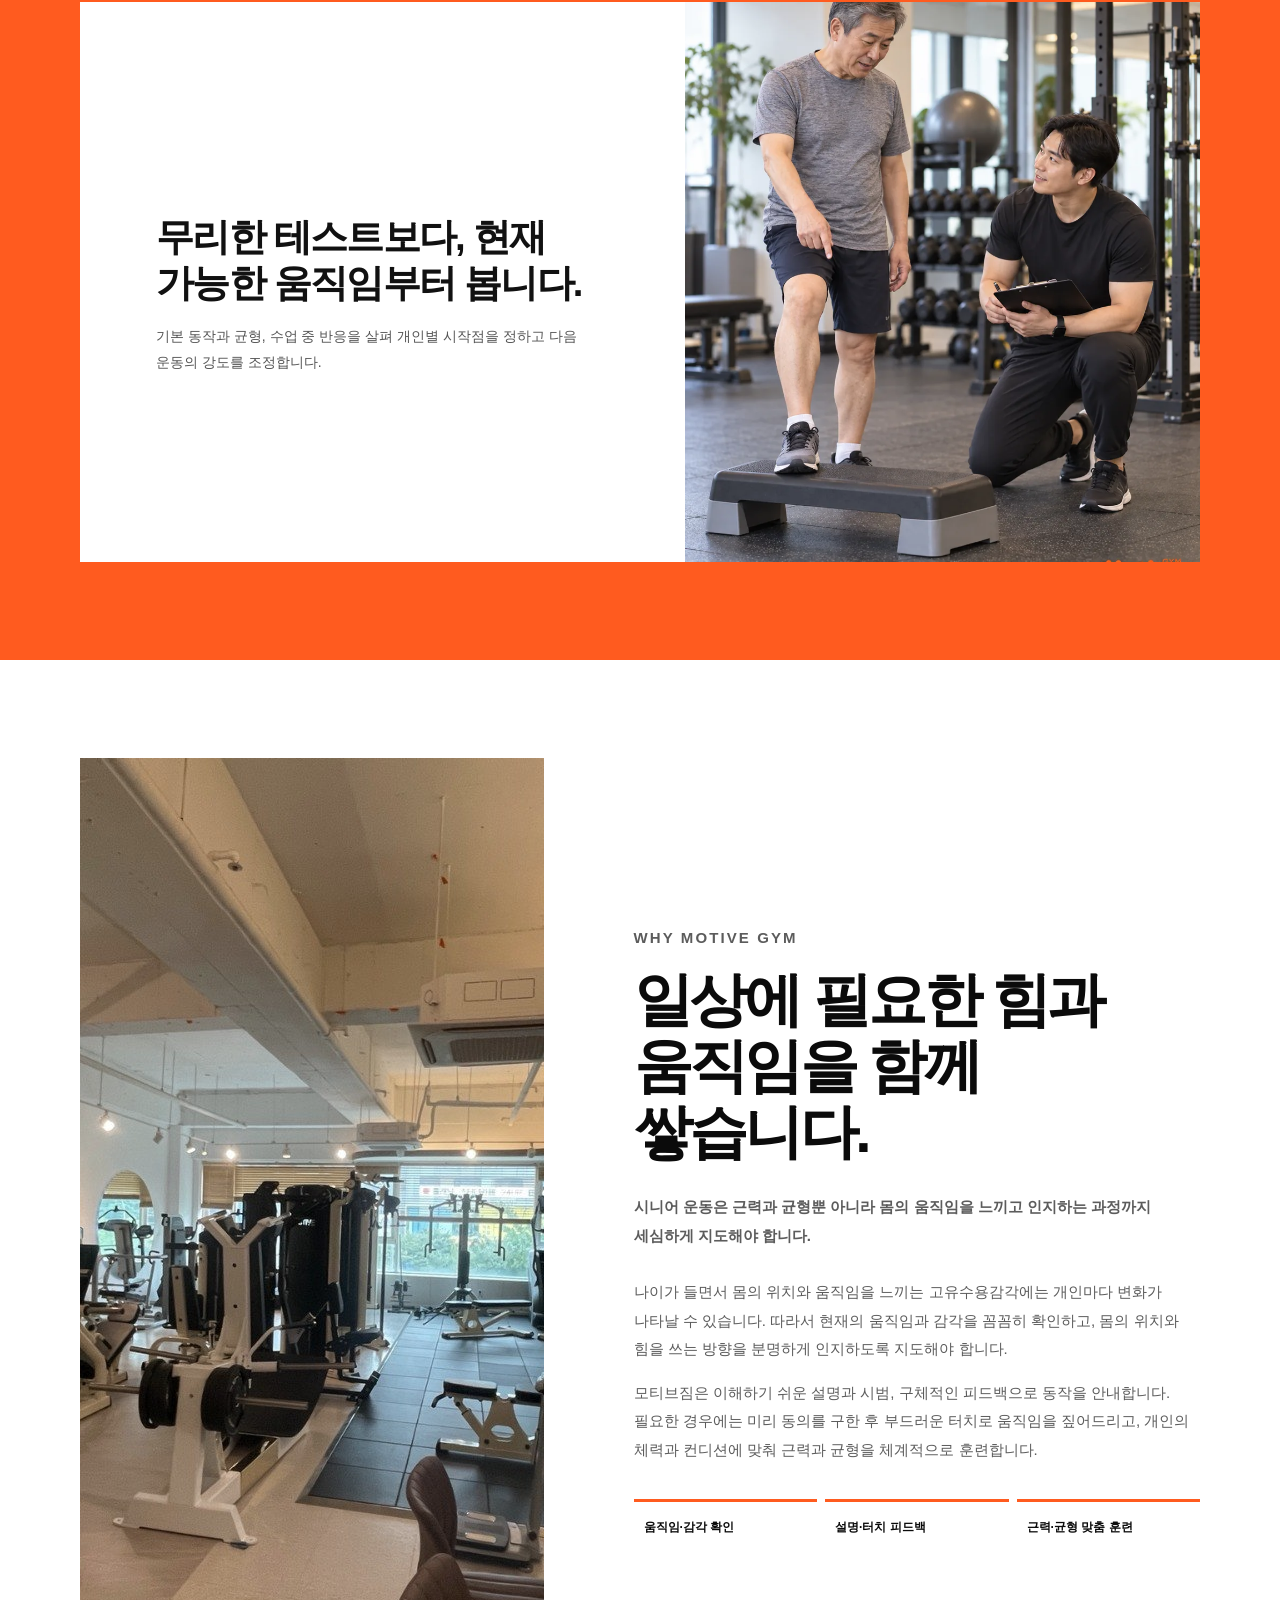
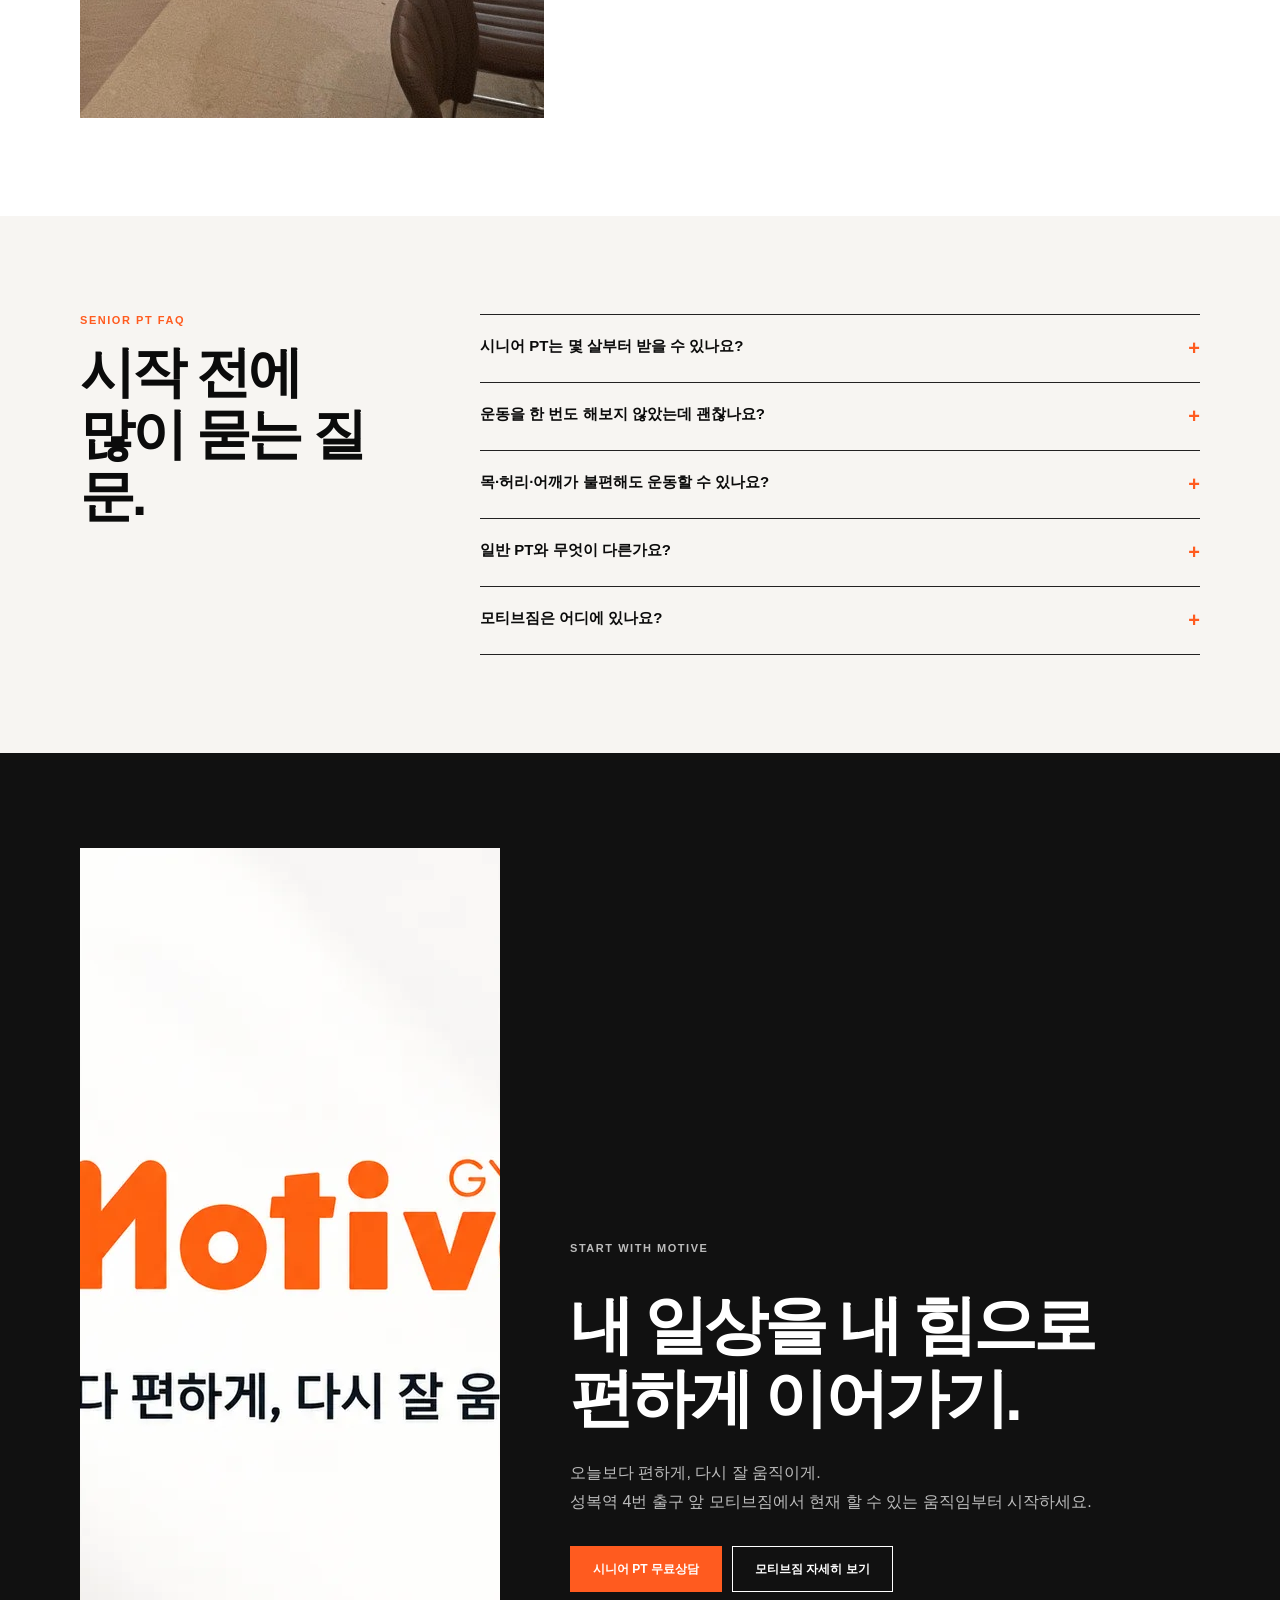
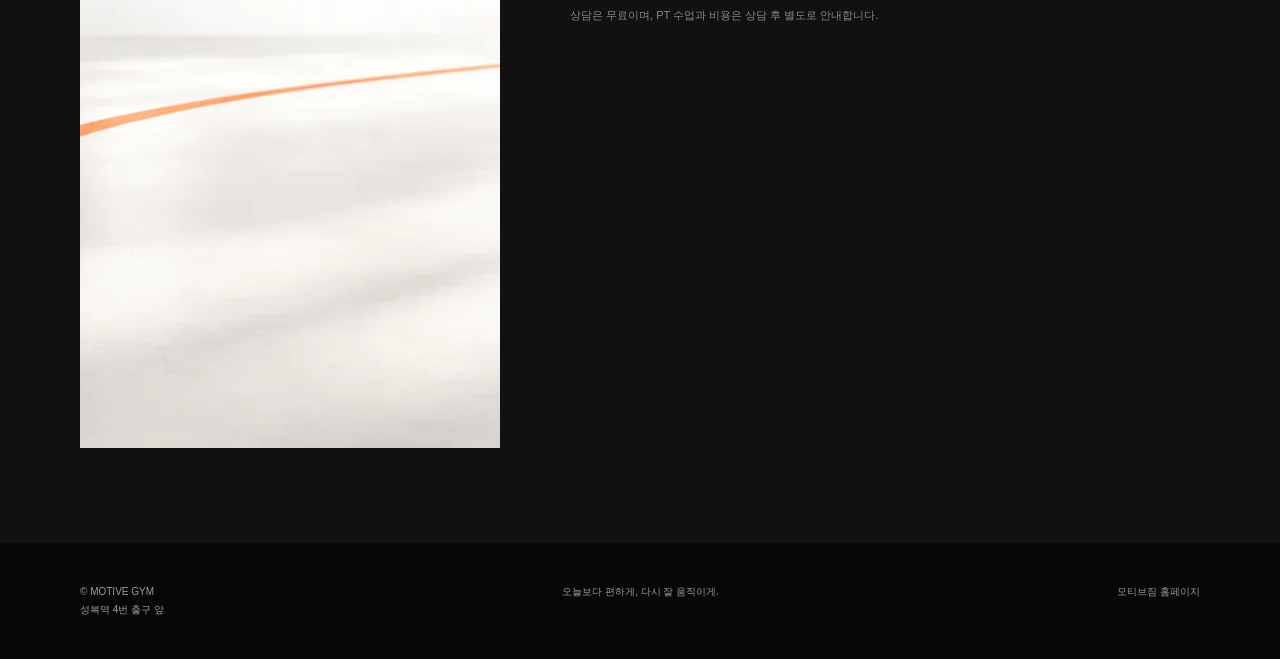
<file: senior-pt/index.html>
<!doctype html>
<html lang="ko-KR">
<head>
  <meta charset="utf-8">
  <meta name="viewport" content="width=device-width, initial-scale=1, viewport-fit=cover">
  <meta name="theme-color" content="#0b0b0b">
  <title>성복동 시니어 PT | 50대 이후 운동 재시작 - 모티브짐</title>
  <meta name="description" content="성복역 4번 출구 앞 모티브짐. 50대 이후 운동을 다시 시작하는 분을 위해 일상 기능, 근력, 균형, 가동성을 단계적으로 다루는 성복동 시니어 PT입니다.">
  <meta name="keywords" content="성복동 시니어 PT, 성복역 시니어 PT, 50대 운동, 60대 운동, 운동 재시작, 균형 운동, 근력 운동, 모티브짐">
  <meta name="author" content="김민준, 모티브짐">
  <meta name="robots" content="index, follow, max-image-preview:large, max-snippet:-1, max-video-preview:-1">
  <meta name="googlebot" content="index, follow, max-image-preview:large, max-snippet:-1, max-video-preview:-1">
  <link rel="canonical" href="https://motivegym.co.kr/senior-pt/">
  <link rel="alternate" hreflang="ko-KR" href="https://motivegym.co.kr/senior-pt/">
  <link rel="alternate" hreflang="x-default" href="https://motivegym.co.kr/senior-pt/">
  <link rel="sitemap" type="application/xml" href="https://motivegym.co.kr/sitemap.xml">
  <meta property="og:type" content="article">
  <meta property="og:locale" content="ko_KR">
  <meta property="og:site_name" content="모티브짐">
  <meta property="og:title" content="50대 이후, 다시 잘 움직이기 위한 성복동 시니어 PT">
  <meta property="og:description" content="앉고 일어나기, 계단 오르기, 중심 잡기처럼 일상에 필요한 힘부터 시작합니다.">
  <meta property="og:url" content="https://motivegym.co.kr/senior-pt/">
  <meta property="og:image" content="https://motivegym.co.kr/assets/senior-pt/senior-pt-og.jpg">
  <meta property="og:image:alt" content="50대 이후 운동 재시작을 표현한 모티브짐 시니어 PT 이미지">
  <meta name="twitter:card" content="summary_large_image">
  <meta name="twitter:title" content="성복동 시니어 PT | 모티브짐">
  <meta name="twitter:description" content="50대 이후 일상 기능, 근력, 균형, 가동성을 단계적으로 다루는 1:1 PT.">
  <meta name="twitter:image" content="https://motivegym.co.kr/assets/senior-pt/senior-pt-og.jpg">
  <link rel="icon" href="data:image/svg+xml,%3Csvg xmlns='http://www.w3.org/2000/svg' viewBox='0 0 64 64'%3E%3Crect width='64' height='64' fill='%230b0b0b'/%3E%3Cpath d='M9 45 24 19l8 13 9-13h14v26H45V31L32 49 24 35 17 45z' fill='%23ff5b1f'/%3E%3C/svg%3E">
  <script type="application/ld+json">
  {
    "@context": "https://schema.org",
    "@graph": [
      {
        "@type": ["HealthClub", "ExerciseGym"],
        "@id": "https://motivegym.co.kr/#business",
        "name": "모티브짐",
        "alternateName": ["MotiveGym", "Motive Gym", "모티브짐 성복점"],
        "url": "https://motivegym.co.kr/",
        "logo": "https://motivegym.co.kr/assets/motivegym-logo.png",
        "slogan": "오늘보다 편하게, 다시 잘 움직이게.",
        "telephone": "+82-31-266-7744",
        "priceRange": "₩₩",
        "address": {
          "@type": "PostalAddress",
          "streetAddress": "수지로 119 데이파크 C동 2층 206호",
          "addressLocality": "용인시 수지구",
          "addressRegion": "경기도",
          "addressCountry": "KR"
        },
        "geo": {"@type": "GeoCoordinates", "latitude": 37.3130195, "longitude": 127.0790766},
        "hasMap": "https://www.google.com/maps?cid=3171583335808988766",
        "openingHoursSpecification": [
          {"@type": "OpeningHoursSpecification", "dayOfWeek": ["Monday", "Tuesday", "Wednesday", "Thursday", "Friday"], "opens": "09:00", "closes": "23:00"},
          {"@type": "OpeningHoursSpecification", "dayOfWeek": ["Saturday", "Sunday"], "opens": "10:00", "closes": "18:00"}
        ],
        "founder": {"@id": "https://motivegym.co.kr/#kim-minjun"},
        "areaServed": [{"@type": "Place", "name": "성복동"}, {"@type": "Place", "name": "성복역"}],
        "sameAs": ["https://blog.naver.com/ssepeus", "https://www.instagram.com/motivegym_official/", "https://map.naver.com/p/entry/place/1687051931", "https://www.google.com/maps?cid=3171583335808988766"]
      },
      {
        "@type": "Person",
        "@id": "https://motivegym.co.kr/#kim-minjun",
        "name": "김민준",
        "jobTitle": "모티브짐 대표 트레이너",
        "worksFor": {"@id": "https://motivegym.co.kr/#business"},
        "description": "물리치료를 전공하고 병원 재활 현장을 경험한 뒤 보디빌딩과 퍼스널 트레이닝 경험을 이어온 모티브짐 대표입니다."
      },
      {
        "@type": "WebSite",
        "@id": "https://motivegym.co.kr/#website",
        "url": "https://motivegym.co.kr/",
        "name": "모티브짐",
        "alternateName": "MotiveGym",
        "inLanguage": "ko-KR",
        "publisher": {"@id": "https://motivegym.co.kr/#business"}
      },
      {
        "@type": "Service",
        "@id": "https://motivegym.co.kr/senior-pt/#service",
        "name": "50대 이후 운동 재시작을 위한 시니어 PT",
        "serviceType": "1:1 퍼스널 트레이닝",
        "provider": {"@id": "https://motivegym.co.kr/#business"},
        "areaServed": [{"@type": "Place", "name": "성복동"}, {"@type": "Place", "name": "성복역"}],
        "audience": {"@type": "PeopleAudience", "suggestedMinAge": 50, "audienceType": "운동을 처음 시작하거나 다시 시작하는 50대 이상 성인"},
        "description": "50대 이후 일상 기능, 근력, 균형, 가동성을 현재 가능한 범위에서 단계적으로 다루는 1:1 PT입니다."
      },
      {
        "@type": "WebPage",
        "@id": "https://motivegym.co.kr/senior-pt/#webpage",
        "url": "https://motivegym.co.kr/senior-pt/",
        "name": "성복동 시니어 PT | 50대 이후 운동 재시작 - 모티브짐",
        "description": "50대 이후 운동을 다시 시작하는 분을 위한 성복동 모티브짐의 시니어 PT 안내입니다.",
        "inLanguage": "ko-KR",
        "isPartOf": {"@id": "https://motivegym.co.kr/#website"},
        "about": {"@id": "https://motivegym.co.kr/senior-pt/#service"},
        "mainEntity": {"@id": "https://motivegym.co.kr/senior-pt/#service"}
      },
      {
        "@type": "FAQPage",
        "@id": "https://motivegym.co.kr/senior-pt/#faqpage",
        "mainEntity": [
          {"@type": "Question", "name": "시니어 PT는 몇 살부터 받을 수 있나요?", "acceptedAnswer": {"@type": "Answer", "text": "정해진 나이보다 현재 체력과 운동 경험이 더 중요합니다. 모티브짐 시니어 PT는 주로 50대 이후 운동을 처음 시작하거나 다시 시작하려는 분을 위한 개인 운동입니다."}},
          {"@type": "Question", "name": "운동을 한 번도 해보지 않았는데 괜찮나요?", "acceptedAnswer": {"@type": "Answer", "text": "네. 운동 경험이 적거나 오래 쉬었던 분도 현재 가능한 동작부터 단계적으로 시작할 수 있습니다."}},
          {"@type": "Question", "name": "목·허리·어깨가 불편해도 운동할 수 있나요?", "acceptedAnswer": {"@type": "Answer", "text": "불편함의 정도와 현재 상태에 따라 운동 가능 범위가 달라질 수 있습니다. 증상이 심하거나 운동 가능 여부가 불확실하다면 먼저 의료진의 확인이 필요합니다."}},
          {"@type": "Question", "name": "일반 PT와 무엇이 다른가요?", "acceptedAnswer": {"@type": "Answer", "text": "체중 감량이나 외형 변화만을 앞세우기보다 일상 기능, 근력, 균형, 가동성을 함께 다루며 운동 재시작에 초점을 둡니다."}},
          {"@type": "Question", "name": "모티브짐은 어디에 있나요?", "acceptedAnswer": {"@type": "Answer", "text": "모티브짐은 성복역 4번 출구 앞에 있습니다. 정확한 길 안내는 홈페이지의 네이버 지도 링크에서 확인할 수 있습니다."}}
        ]
      }
    ]
  }
  </script>
  <style>
    :root{--black:#0b0b0b;--white:#fff;--ivory:#f7f5f2;--orange:#ff5b1f;--gray:#646464;--line:#d9d9d9;--max:1120px}
    *{box-sizing:border-box}html{scroll-behavior:smooth;scroll-padding-top:100px}body{margin:0;background:#fff;color:var(--black);font-family:-apple-system,BlinkMacSystemFont,"Pretendard","Noto Sans KR","Malgun Gothic",Arial,sans-serif;-webkit-font-smoothing:antialiased}body:before{content:"";position:fixed;z-index:200;inset:0 0 auto;height:7px;background:#000}img{display:block;max-width:100%}a{color:inherit;text-decoration:none}.wrap{width:min(calc(100% - 48px),var(--max));margin:auto}.label{margin:0 0 15px;color:var(--orange);font-size:11px;font-weight:900;letter-spacing:.14em}.button{display:inline-flex;min-height:46px;padding:0 22px;align-items:center;justify-content:center;border:1px solid currentColor;font-size:12px;font-weight:900}.button.orange{background:var(--orange);border-color:var(--orange);color:#fff}.button.light{color:#fff}.button.dark{color:#000}.site-header{position:sticky;z-index:100;top:0;padding-top:7px;background:#fff;border-bottom:1px solid var(--line)}.header{height:80px;display:flex;align-items:center;justify-content:space-between;gap:24px}.logo img{width:196px;height:auto}.header-nav{display:flex;align-items:center;gap:24px;font-size:12px;font-weight:800}.hero{display:grid;grid-template-columns:1.05fr .95fr;min-height:680px;background:#0d0d0d;color:#fff}.hero-copy{display:flex;flex-direction:column;justify-content:center;padding:90px max(40px,calc((100vw - var(--max))/2)) 90px max(24px,calc((100vw - var(--max))/2))}.crumb{margin:0 0 55px;color:rgba(255,255,255,.55);font-size:11px}.hero h1{max-width:720px;margin:0 0 24px;font-size:clamp(45px,5.2vw,76px);line-height:1.12;letter-spacing:-.06em;word-break:keep-all}.hero h1 span{color:var(--orange)}.hero-lead{max-width:660px;margin:0 0 30px;color:rgba(255,255,255,.77);font-size:17px;line-height:1.85;word-break:keep-all}.actions{display:flex;gap:10px;flex-wrap:wrap}.hero-visual{position:relative;min-height:680px}.hero-visual img{width:100%;height:100%;object-fit:cover;filter:saturate(.78) contrast(1.04)}.hero-visual:after{content:"";position:absolute;inset:0;background:linear-gradient(90deg,rgba(13,13,13,.25),transparent 35%)}section{padding:98px 0}.section-heading{display:grid;grid-template-columns:.8fr 1.2fr;gap:90px;align-items:start;margin-bottom:50px}.section-heading h2{margin:0;font-size:clamp(38px,4.3vw,60px);line-height:1.14;letter-spacing:-.055em;word-break:keep-all}.section-heading p{margin:0;color:#5f5f5f;font-size:16px;line-height:1.9;word-break:keep-all}.signals{background:var(--ivory)}.signal-grid{display:grid;grid-template-columns:repeat(3,1fr);border-top:1px solid #111;border-bottom:1px solid #111}.signal{padding:28px 24px;min-height:205px}.signal+.signal{border-left:1px solid #cfcac4}.signal b{display:block;margin-bottom:34px;color:var(--orange);font-family:Georgia,serif;font-style:italic}.signal p{margin:0;font-size:15px;line-height:1.65;word-break:keep-all}.bridge{display:grid;grid-template-columns:1fr 1fr;padding:0;background:#111;color:#fff}.bridge-image img{width:100%;height:100%;min-height:620px;object-fit:cover;filter:saturate(.8)}.bridge-copy{display:flex;flex-direction:column;justify-content:center;padding:80px clamp(35px,7vw,110px)}.bridge h2{margin:0 0 28px;font-size:clamp(39px,4.5vw,63px);line-height:1.12;letter-spacing:-.06em;word-break:keep-all}.bridge p{margin:0 0 20px;color:rgba(255,255,255,.73);font-size:16px;line-height:1.9;word-break:keep-all}.bridge .note{padding-top:20px;border-top:1px solid rgba(255,255,255,.2);font-size:12px;color:rgba(255,255,255,.5)}.four{background:#fff}.four-grid{display:grid;grid-template-columns:repeat(4,1fr);gap:12px}.four-card{min-height:330px;padding:32px 25px;display:flex;flex-direction:column;background:var(--ivory);border:1px solid #e0ddd9}.four-card:nth-child(2n){background:#111;color:#fff;border-color:#111}.four-card b{font-family:Georgia,serif;color:var(--orange);font-size:20px;font-style:italic}.four-card h3{margin:68px 0 15px;font-size:26px;line-height:1.25;letter-spacing:-.04em}.four-card p{margin:0;color:#666;font-size:14px;line-height:1.75;letter-spacing:-.02em;word-break:keep-all}.four-card:nth-child(2n) p{color:rgba(255,255,255,.63)}.process{background:var(--orange);color:#fff}.process .section-heading p{color:rgba(255,255,255,.8)}.process-grid{display:grid;grid-template-columns:repeat(4,1fr);border-top:1px solid rgba(255,255,255,.75);border-bottom:1px solid rgba(255,255,255,.75)}.process-card{padding:28px 22px;min-height:220px}.process-card+.process-card{border-left:1px solid rgba(255,255,255,.35)}.process-card b{font-family:Georgia,serif;font-style:italic}.process-card h3{margin:70px 0 9px;font-size:19px}.process-card p{margin:0;color:rgba(255,255,255,.78);font-size:13px;line-height:1.7}.why{background:#fff}.why-grid{display:grid;grid-template-columns:.9fr 1.1fr;gap:90px;align-items:center}.why-image img{width:100%;aspect-ratio:4/5;object-fit:cover;filter:saturate(.8)}.why h2{margin:0 0 28px;font-size:clamp(40px,4.6vw,64px);line-height:1.12;letter-spacing:-.06em;word-break:keep-all}.why-lead{margin:0 0 28px;font-size:18px;line-height:1.8;font-weight:700;word-break:keep-all}.why p{color:#5c5c5c;font-size:15px;line-height:1.9;word-break:keep-all}.credential-grid{display:grid;grid-template-columns:repeat(3,1fr);gap:8px;margin-top:35px}.credential{padding:16px 10px;border-top:3px solid var(--orange);font-size:12px;font-weight:900;line-height:1.5}.faq{background:var(--ivory)}.faq-grid{display:grid;grid-template-columns:320px 1fr;gap:80px}.faq h2{margin:0;font-size:clamp(38px,4.3vw,58px);line-height:1.13;letter-spacing:-.055em}details{border-top:1px solid #222}details:last-child{border-bottom:1px solid #222}summary{cursor:pointer;list-style:none;display:flex;justify-content:space-between;gap:18px;padding:22px 0;font-size:15px;font-weight:900}summary::-webkit-details-marker{display:none}summary:after{content:"+";color:var(--orange);font-size:20px}details[open] summary:after{content:"−"}details p{margin:-2px 42px 23px 0;color:#666;font-size:13px;line-height:1.8;word-break:keep-all}.closing{padding:95px 0;background:#111;color:#fff;text-align:center}.closing h2{max-width:850px;margin:0 auto 25px;font-size:clamp(42px,5vw,70px);line-height:1.13;letter-spacing:-.06em;word-break:keep-all}.closing p{margin:0 0 30px;color:rgba(255,255,255,.72);line-height:1.8}footer{padding:40px 0;background:#070707;color:rgba(255,255,255,.6);font-size:10px;line-height:1.8}.footer-grid{display:flex;justify-content:space-between;gap:20px;flex-wrap:wrap}.mobile-bar{display:none;position:fixed;z-index:150;left:0;right:0;bottom:0;padding:9px 11px calc(9px + env(safe-area-inset-bottom));background:rgba(9,9,9,.96);gap:8px}.mobile-bar a{flex:1;min-height:48px;display:flex;align-items:center;justify-content:center;color:#fff;border:1px solid rgba(255,255,255,.35);font-size:12px;font-weight:900}.mobile-bar a:last-child{background:var(--orange);border-color:var(--orange)}
    .image-note{position:absolute;z-index:2;left:18px;bottom:16px;padding:7px 9px;background:rgba(0,0,0,.66);color:rgba(255,255,255,.84);font-size:9px;letter-spacing:.04em}.hero-visual .image-note{left:22px;bottom:20px}.bridge-image{position:relative}
    .section-visual{position:relative;display:grid;grid-template-columns:.92fr 1.08fr;margin:36px 0 0;background:#111;color:#fff;overflow:hidden}.section-visual img{width:100%;height:100%;max-height:560px;aspect-ratio:4/5;object-fit:cover}.section-visual figcaption{display:flex;flex-direction:column;justify-content:center;padding:55px clamp(30px,6vw,76px)}.section-visual h3{margin:0 0 18px;font-size:clamp(28px,3vw,42px);line-height:1.2;letter-spacing:-.045em;word-break:keep-all}.section-visual p{margin:0;color:rgba(255,255,255,.7);font-size:14px;line-height:1.85;word-break:keep-all}.section-visual .disclosure{margin-top:24px;color:rgba(255,255,255,.42);font-size:10px}
    .process .section-visual{grid-template-columns:1.08fr .92fr;background:#fff;color:#111}.process .section-visual img{order:2}.process .section-visual figcaption{order:1}.process .section-visual p{color:#555}.process .section-visual .disclosure{color:#888}
    .closing-grid{display:grid;grid-template-columns:.8fr 1.2fr;gap:70px;align-items:center}.closing-visual{margin:0;background:#fff;overflow:hidden}.closing-visual img{width:100%;aspect-ratio:4/3;object-fit:cover;object-position:center 28%}.closing-copy{text-align:left}.closing-copy h2{margin-left:0}.closing-copy .actions{justify-content:flex-start}.consult-note{margin-top:14px!important;color:rgba(255,255,255,.5)!important;font-size:11px!important}

    @media(max-width:900px){.header-nav a:not(.button){display:none}.hero{grid-template-columns:1fr}.hero-copy{padding:75px 24px}.hero-visual{min-height:420px}.section-heading{grid-template-columns:1fr;gap:24px}.signal-grid{grid-template-columns:repeat(2,1fr)}.signal:nth-child(3),.signal:nth-child(5){border-left:0}.signal:nth-child(n+3){border-top:1px solid #cfcac4}.section-visual,.process .section-visual{grid-template-columns:1fr 1fr}.bridge{grid-template-columns:1fr}.bridge-image img{min-height:460px}.four-grid{grid-template-columns:repeat(2,1fr)}.process-grid{grid-template-columns:repeat(2,1fr)}.process-card:nth-child(3){border-left:0;border-top:1px solid rgba(255,255,255,.35)}.process-card:nth-child(4){border-top:1px solid rgba(255,255,255,.35)}.why-grid{grid-template-columns:1fr;gap:50px}.why-image img{aspect-ratio:16/10}.faq-grid{grid-template-columns:1fr;gap:40px}.closing-grid{grid-template-columns:1fr;gap:42px}.closing-visual{max-width:620px;margin:auto}.closing-copy{text-align:center}.closing-copy h2{margin-left:auto}.closing-copy .actions{justify-content:center}}
    @media(max-width:620px){.wrap{width:min(calc(100% - 30px),var(--max))}.header{height:68px}.logo img{width:164px}.header-nav .button{padding:0 12px;font-size:10px}.hero-copy{padding:65px 18px}.crumb{margin-bottom:38px}.hero h1{font-size:42px}.hero-lead{font-size:15px}.hero-visual{min-height:330px}section{padding:76px 0}.section-heading h2{font-size:38px}.signal-grid{grid-template-columns:1fr}.signal+.signal,.signal:nth-child(3),.signal:nth-child(5){border-left:0;border-top:1px solid #cfcac4}.signal{min-height:0}.signal b{margin-bottom:20px}.section-visual,.process .section-visual{grid-template-columns:1fr}.section-visual img,.process .section-visual img{order:1;max-height:none;aspect-ratio:4/5}.section-visual figcaption,.process .section-visual figcaption{order:2;padding:38px 24px}.bridge-image img{min-height:350px}.bridge-copy{padding:65px 20px}.bridge h2{font-size:38px}.four-grid{grid-template-columns:1fr}.four-card{min-height:280px}.four-card h3{margin-top:48px}.process-grid{grid-template-columns:1fr}.process-card+.process-card,.process-card:nth-child(3){border-left:0;border-top:1px solid rgba(255,255,255,.35)}.process-card{min-height:0}.process-card h3{margin-top:42px}.why-image img{aspect-ratio:4/3}.why h2{font-size:39px}.credential-grid{grid-template-columns:1fr}.faq h2{font-size:38px}.closing h2{font-size:41px}.closing-visual img{aspect-ratio:1/1;object-position:center 20%}.mobile-bar{display:flex}footer{padding-bottom:100px}}
  </style>
</head>
<body>
  <header class="site-header">
    <div class="header wrap">
      <a class="logo" href="../" aria-label="모티브짐 홈페이지"><img src="../assets/motivegym-logo-header.png" alt="Motive Gym 모티브짐" width="339" height="85"></a>
      <nav class="header-nav" aria-label="시니어 PT 페이지 메뉴"><a href="#need">운동 신호</a><a href="#program">수업 내용</a><a href="#faq">FAQ</a><a class="button dark" href="https://m.booking.naver.com/booking/6/bizes/1210623/items/6558384" target="_blank" rel="noopener noreferrer" aria-label="네이버 상담 예약으로 시니어 PT 무료상담">무료상담</a></nav>
    </div>
  </header>

  <main>
    <section class="hero">
      <div class="hero-copy"><p class="crumb"><a href="../">모티브짐</a> / 50대 이후 시니어 PT</p><p class="label">SEONGBOK SENIOR PT</p><h1>50대 이후,<br><span>다시 잘 움직이기</span> 위한 PT.</h1><p class="hero-lead">걷기만으로는 부족하다고 느끼거나, 오래 쉬었던 운동을 어떻게 다시 시작해야 할지 막막한 분을 위한 1:1 PT입니다. 체중보다 앉고 일어나기, 계단 오르기, 중심 잡기처럼 일상에 필요한 움직임을 먼저 생각합니다.</p><div class="actions"><a class="button orange" href="https://m.booking.naver.com/booking/6/bizes/1210623/items/6558384" target="_blank" rel="noopener noreferrer" aria-label="네이버 상담 예약으로 시니어 PT 무료상담">시니어 PT 무료상담</a><a class="button light" href="https://map.naver.com/p/entry/place/1687051931" target="_blank" rel="noopener noreferrer">성복역 위치 보기</a></div></div>
      <div class="hero-visual"><img src="../assets/senior-pt/senior-pt-hero.webp" alt="50대 이후 운동 재시작을 표현한 시니어 PT 프로그램 이미지" width="960" height="1200" decoding="async" fetchpriority="high"></div>
    </section>

    <section class="signals" id="need">
      <div class="wrap"><div class="section-heading"><div><p class="label">DAILY MOVEMENT CHECK</p><h2>이런 변화가 느껴진다면<br>움직임을 다시 볼 때입니다.</h2></div><p>일상에서 사용하는 힘과 움직임이 달라졌다면 현재 수준부터 꼼꼼히 확인해야 합니다. 모티브짐은 생활 동작과 균형, 체력을 함께 살펴 개인에게 필요한 운동을 계획합니다.</p></div>
        <div class="signal-grid">
          <article class="signal"><b>01</b><p>의자나 소파에서 일어날 때 손을 자주 짚는다.</p></article>
          <article class="signal"><b>02</b><p>계단을 오르면 허벅지가 먼저 지친다.</p></article>
          <article class="signal"><b>03</b><p>한쪽 다리로 서거나 방향을 바꿀 때 불안하다.</p></article>
          <article class="signal"><b>04</b><p>목·어깨·허리가 자주 뻣뻣하고 움직임이 줄었다.</p></article>
          <article class="signal"><b>05</b><p>예전보다 쉽게 피로해지고 활동량이 감소했다.</p></article>
          <article class="signal"><b>06</b><p>운동을 오래 쉬어 무엇부터 해야 할지 모르겠다.</p></article>
        </div>
        <figure class="section-visual"><img src="../assets/senior-pt/daily-movement-check.webp" alt="의자에서 일어나기 동작을 연습하는 시니어 운동 이미지" width="960" height="1200" loading="lazy" decoding="async"><figcaption><p class="label">DAILY FUNCTION</p><h3>일상에서 자주 쓰는 움직임부터 확인합니다.</h3><p>의자에서 일어나기처럼 익숙한 동작부터 몸의 힘과 균형을 확인해야 합니다. 모티브짐은 가능한 범위에서 동작을 반복하며 개인별 운동 기준을 세웁니다.</p></figcaption></figure>
      </div>
    </section>

    <section class="bridge">
      <div class="bridge-image"><img src="../assets/senior-pt/strength-balance-training.webp" alt="근력과 균형 운동을 단계적으로 연습하는 시니어 PT 프로그램 이미지" width="960" height="1200" loading="lazy" decoding="async"></div>
      <div class="bridge-copy"><p class="label">WALKING + STRENGTH + BALANCE</p><h2>걷기와 함께,<br>근력과 균형도 필요합니다.</h2><p>걷기는 좋은 활동입니다. 하지만 의자에서 일어나고, 계단을 오르고, 몸의 중심을 지키는 데에는 하체와 몸통의 힘, 균형, 관절을 움직이는 범위가 함께 필요합니다.</p><p>시니어 PT는 현재 가능한 움직임을 정확히 확인하는 것부터 시작해야 합니다. 모티브짐은 일상 기능과 근력, 균형, 가동성을 개인의 수준에 맞춰 단계적으로 훈련합니다.</p></div>
    </section>

    <section class="four" id="program">
      <div class="wrap"><div class="section-heading"><div><p class="label">FOUR FOUNDATIONS</p><h2>시니어 PT가 다루는<br>네 가지 기준.</h2></div><p>시니어 운동은 일상에서 자주 사용하는 움직임을 기준으로 설계해야 합니다. 모티브짐은 현재 가능한 범위에서 동작을 반복하고 몸의 반응에 맞춰 강도와 동작을 조정합니다.</p></div>
        <div class="four-grid">
          <article class="four-card"><b>01</b><h3>일상 기능</h3><p>앉고 일어나기, 걷기, 계단 오르기처럼 매일 반복하는 동작에 필요한 힘을 기릅니다.</p></article>
          <article class="four-card"><b>02</b><h3>근력</h3><p>하체와 몸통을 중심으로 일상을 안정적으로 지탱하는 힘을 단계적으로 쌓습니다.</p></article>
          <article class="four-card"><b>03</b><h3>균형</h3><p>서기와 체중 이동을 연습하며 방향을 바꾸고 중심을 잡는 움직임을 익힙니다.</p></article>
          <article class="four-card"><b>04</b><h3>가동성</h3><p>굳어진 관절과 몸을 무리하지 않는 범위에서 편하게 움직이는 연습을 합니다.</p></article>
        </div>
      </div>
    </section>

    <section class="process">
      <div class="wrap"><div class="section-heading"><div><p class="label" style="color:#fff">HOW WE BEGIN</p><h2>처음이라도<br>순서대로 시작합니다.</h2></div><p>운동 경험이 적거나 오래 쉬었다면 ‘잘하는 운동’보다 ‘계속할 수 있는 운동’이 먼저입니다. 모티브짐은 수업마다 몸의 반응을 확인하고 다음 계획을 조정합니다.</p></div>
        <div class="process-grid">
          <article class="process-card"><b>01</b><h3>생활과 목표 대화</h3><p>평소 활동량, 운동 경험, 어려운 일상 동작과 원하는 변화를 듣습니다.</p></article>
          <article class="process-card"><b>02</b><h3>현재 움직임 확인</h3><p>앉기, 서기, 중심 잡기 등 가능한 기본 동작에서 출발점을 찾습니다.</p></article>
          <article class="process-card"><b>03</b><h3>개인별 운동</h3><p>근력, 균형, 가동성 운동을 현재 수준에 맞춰 단계적으로 진행합니다.</p></article>
          <article class="process-card"><b>04</b><h3>기록과 조정</h3><p>수행 기록과 몸의 반응을 살펴 다음 수업의 동작과 강도를 조정합니다.</p></article>
        </div>
        <figure class="section-visual"><img src="../assets/senior-pt/movement-assessment.webp" alt="현재 움직임과 균형을 확인하는 시니어 PT 프로그램 이미지" width="960" height="1200" loading="lazy" decoding="async"><figcaption><p class="label" style="color:#fff">MOVEMENT CHECK</p><h3>무리한 테스트보다, 현재 가능한 움직임부터 봅니다.</h3><p>기본 동작과 균형, 수업 중 반응을 살펴 개인별 시작점을 정하고 다음 운동의 강도를 조정합니다.</p></figcaption></figure>
      </div>
    </section>

    <section class="why">
      <div class="wrap why-grid"><div class="why-image"><img src="../assets/motivegym-interior-02.jpg" alt="개인별 시니어 PT를 설계하는 모티브짐 공간" width="1280" height="960"></div><div><p class="label">WHY MOTIVE GYM</p><h2>일상에 필요한 힘과<br>움직임을 함께 쌓습니다.</h2><p class="why-lead">시니어 운동은 근력과 균형뿐 아니라 몸의 움직임을 느끼고 인지하는 과정까지 세심하게 지도해야 합니다.</p><p>나이가 들면서 몸의 위치와 움직임을 느끼는 고유수용감각에는 개인마다 변화가 나타날 수 있습니다. 따라서 현재의 움직임과 감각을 꼼꼼히 확인하고, 몸의 위치와 힘을 쓰는 방향을 분명하게 인지하도록 지도해야 합니다.</p><p>모티브짐은 이해하기 쉬운 설명과 시범, 구체적인 피드백으로 동작을 안내합니다. 필요한 경우에는 미리 동의를 구한 후 부드러운 터치로 움직임을 짚어드리고, 개인의 체력과 컨디션에 맞춰 근력과 균형을 체계적으로 훈련합니다.</p><div class="credential-grid"><div class="credential">움직임·감각 확인</div><div class="credential">설명·터치 피드백</div><div class="credential">근력·균형 맞춤 훈련</div></div></div></div>
    </section>

    <section class="faq" id="faq">
      <div class="wrap faq-grid"><div><p class="label">SENIOR PT FAQ</p><h2>시작 전에<br>많이 묻는 질문.</h2></div><div>
        <details><summary>시니어 PT는 몇 살부터 받을 수 있나요?</summary><p>정해진 나이보다 현재 체력과 운동 경험이 더 중요합니다. 모티브짐 시니어 PT는 주로 50대 이후 운동을 처음 시작하거나 다시 시작하려는 분을 위한 개인 운동입니다.</p></details>
        <details><summary>운동을 한 번도 해보지 않았는데 괜찮나요?</summary><p>네. 운동 경험이 적거나 오래 쉬었던 분도 현재 가능한 동작부터 단계적으로 시작할 수 있습니다.</p></details>
        <details><summary>목·허리·어깨가 불편해도 운동할 수 있나요?</summary><p>불편함의 정도와 현재 상태에 따라 운동 가능 범위가 달라질 수 있습니다. 증상이 심하거나 운동 가능 여부가 불확실하다면 먼저 의료진의 확인이 필요합니다.</p></details>
        <details><summary>일반 PT와 무엇이 다른가요?</summary><p>체중 감량이나 외형 변화만을 앞세우기보다 일상 기능, 근력, 균형, 가동성을 함께 다루며 운동 재시작에 초점을 둡니다.</p></details>
        <details><summary>모티브짐은 어디에 있나요?</summary><p>성복역 4번 출구 앞에 있습니다. 정확한 길 안내는 네이버 지도에서 확인해 주세요.</p></details>
      </div></div>
    </section>

    <section class="closing"><div class="wrap closing-grid"><figure class="closing-visual"><img src="../assets/senior-pt/motivegym-signature.webp" alt="오늘보다 편하게 다시 잘 움직이게라는 모티브짐의 방향을 표현한 이미지" width="960" height="1200" loading="lazy" decoding="async"></figure><div class="closing-copy"><p class="label">START WITH MOTIVE</p><h2>내 일상을 내 힘으로<br>편하게 이어가기.</h2><p>오늘보다 편하게, 다시 잘 움직이게.<br>성복역 4번 출구 앞 모티브짐에서 현재 할 수 있는 움직임부터 시작하세요.</p><div class="actions"><a class="button orange" href="https://m.booking.naver.com/booking/6/bizes/1210623/items/6558384" target="_blank" rel="noopener noreferrer" aria-label="네이버 상담 예약으로 시니어 PT 무료상담">시니어 PT 무료상담</a><a class="button light" href="../">모티브짐 자세히 보기</a></div><p class="consult-note">상담은 무료이며, PT 수업과 비용은 상담 후 별도로 안내합니다.</p></div></div></section>
  </main>

  <footer><div class="wrap footer-grid"><span>© MOTIVE GYM<br>성복역 4번 출구 앞</span><span>오늘보다 편하게, 다시 잘 움직이게.</span><a href="../">모티브짐 홈페이지</a></div></footer>
  <div class="mobile-bar" aria-label="빠른 메뉴"><a href="https://map.naver.com/p/entry/place/1687051931" target="_blank" rel="noopener noreferrer">위치 보기</a><a href="https://m.booking.naver.com/booking/6/bizes/1210623/items/6558384" target="_blank" rel="noopener noreferrer" aria-label="네이버 상담 예약으로 시니어 PT 무료상담">무료상담</a></div>
</body>
</html>
</file>
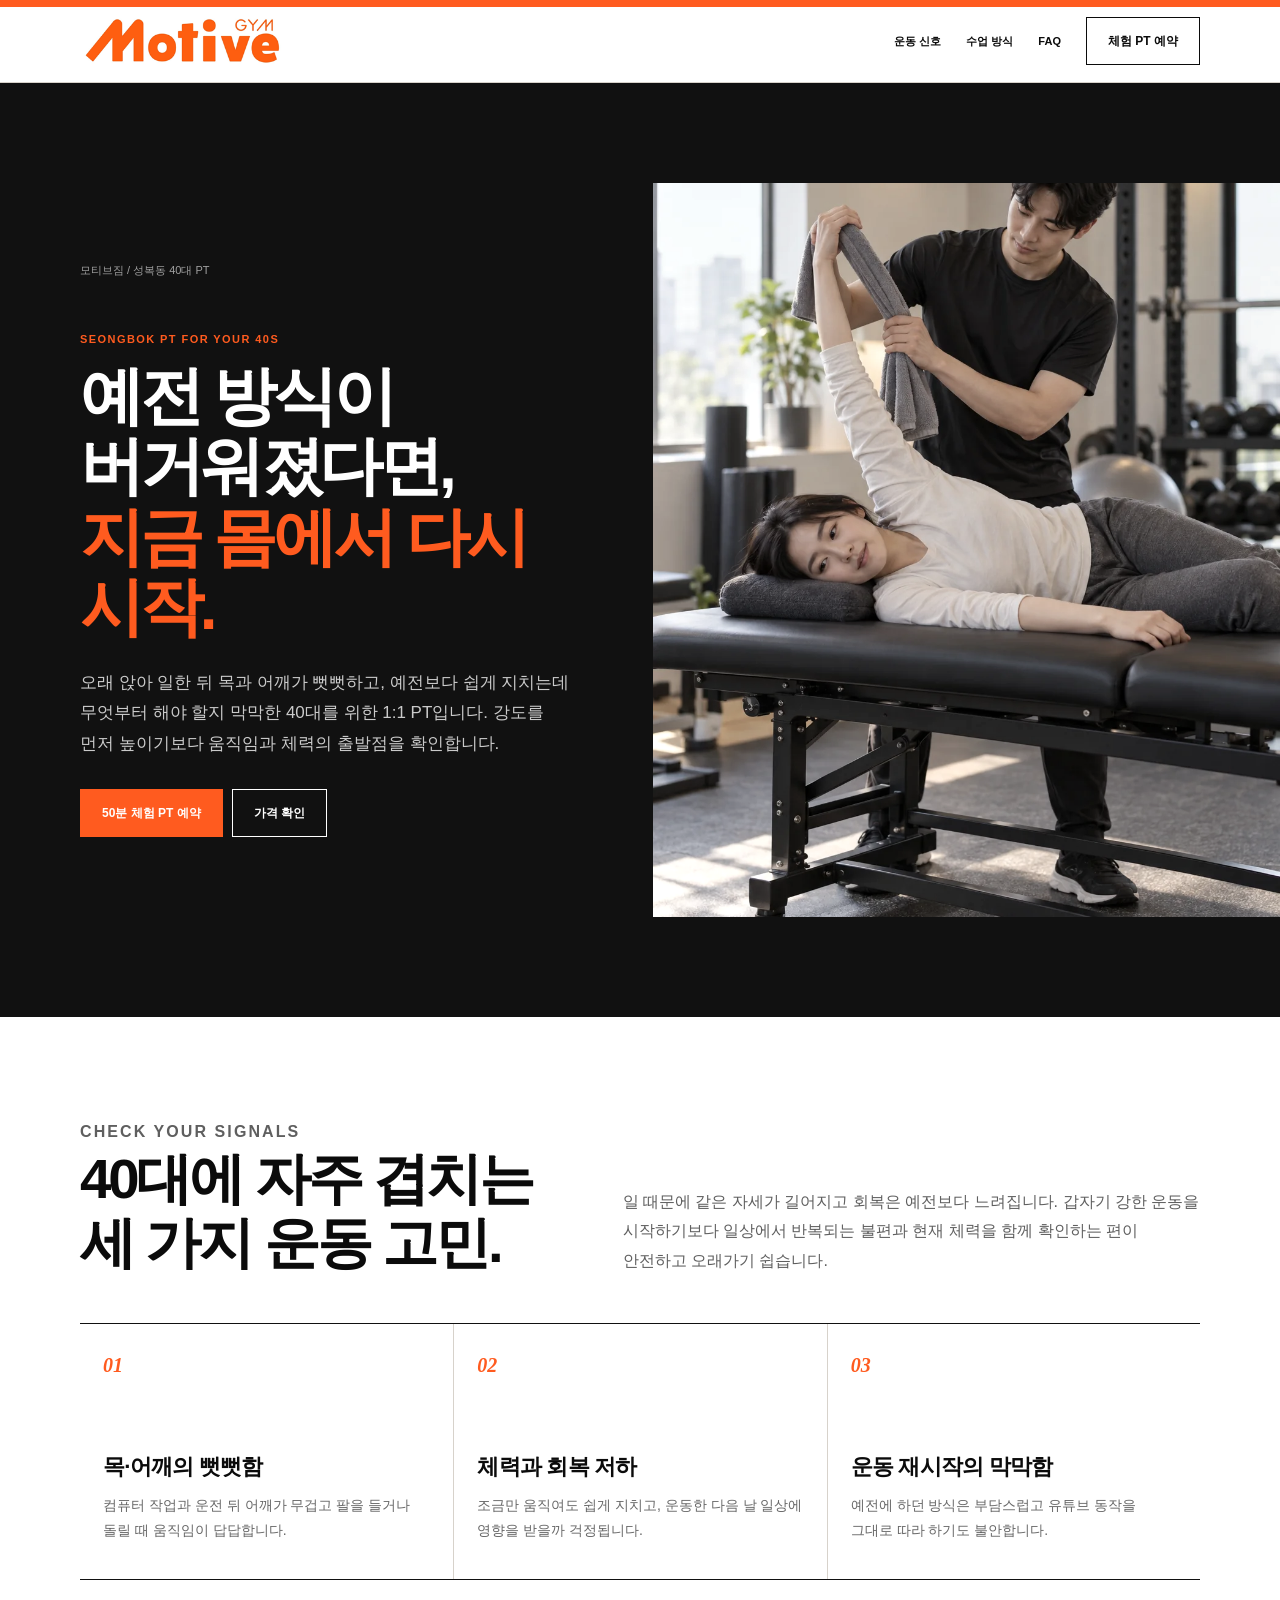
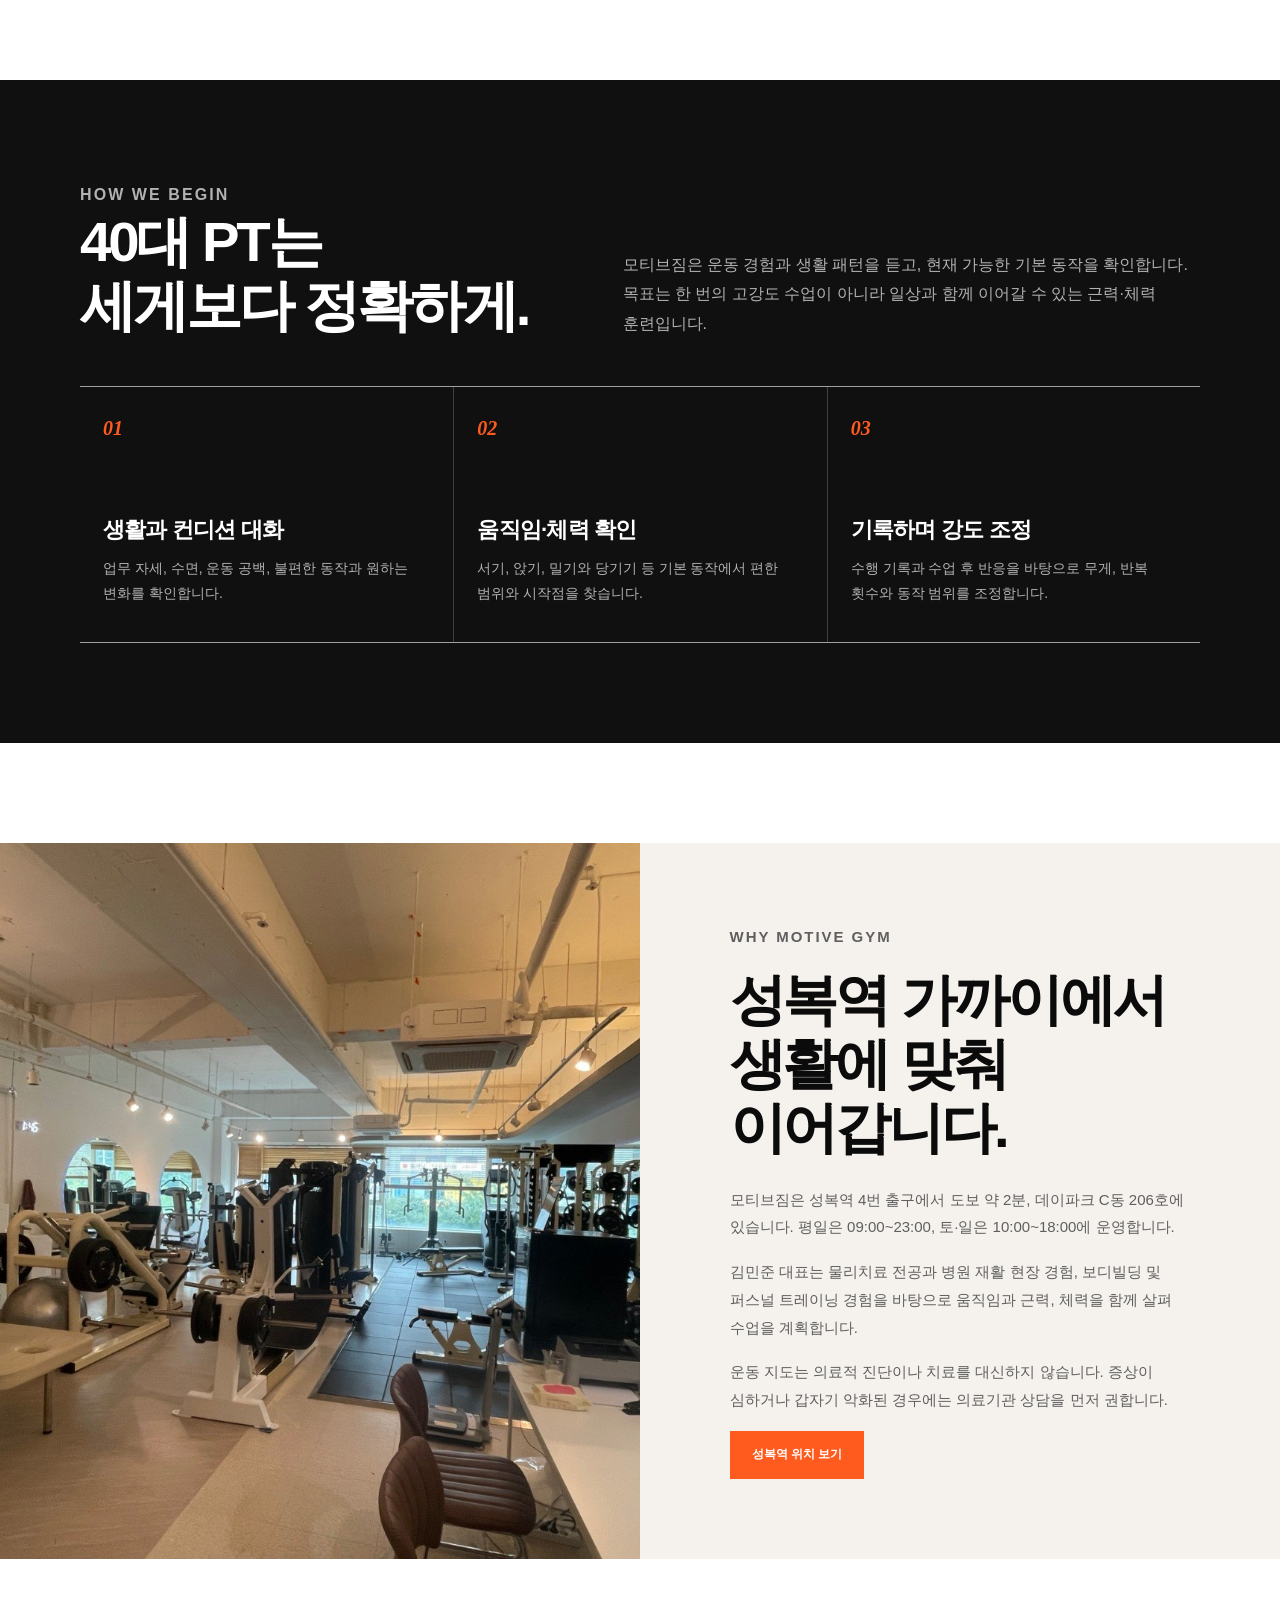
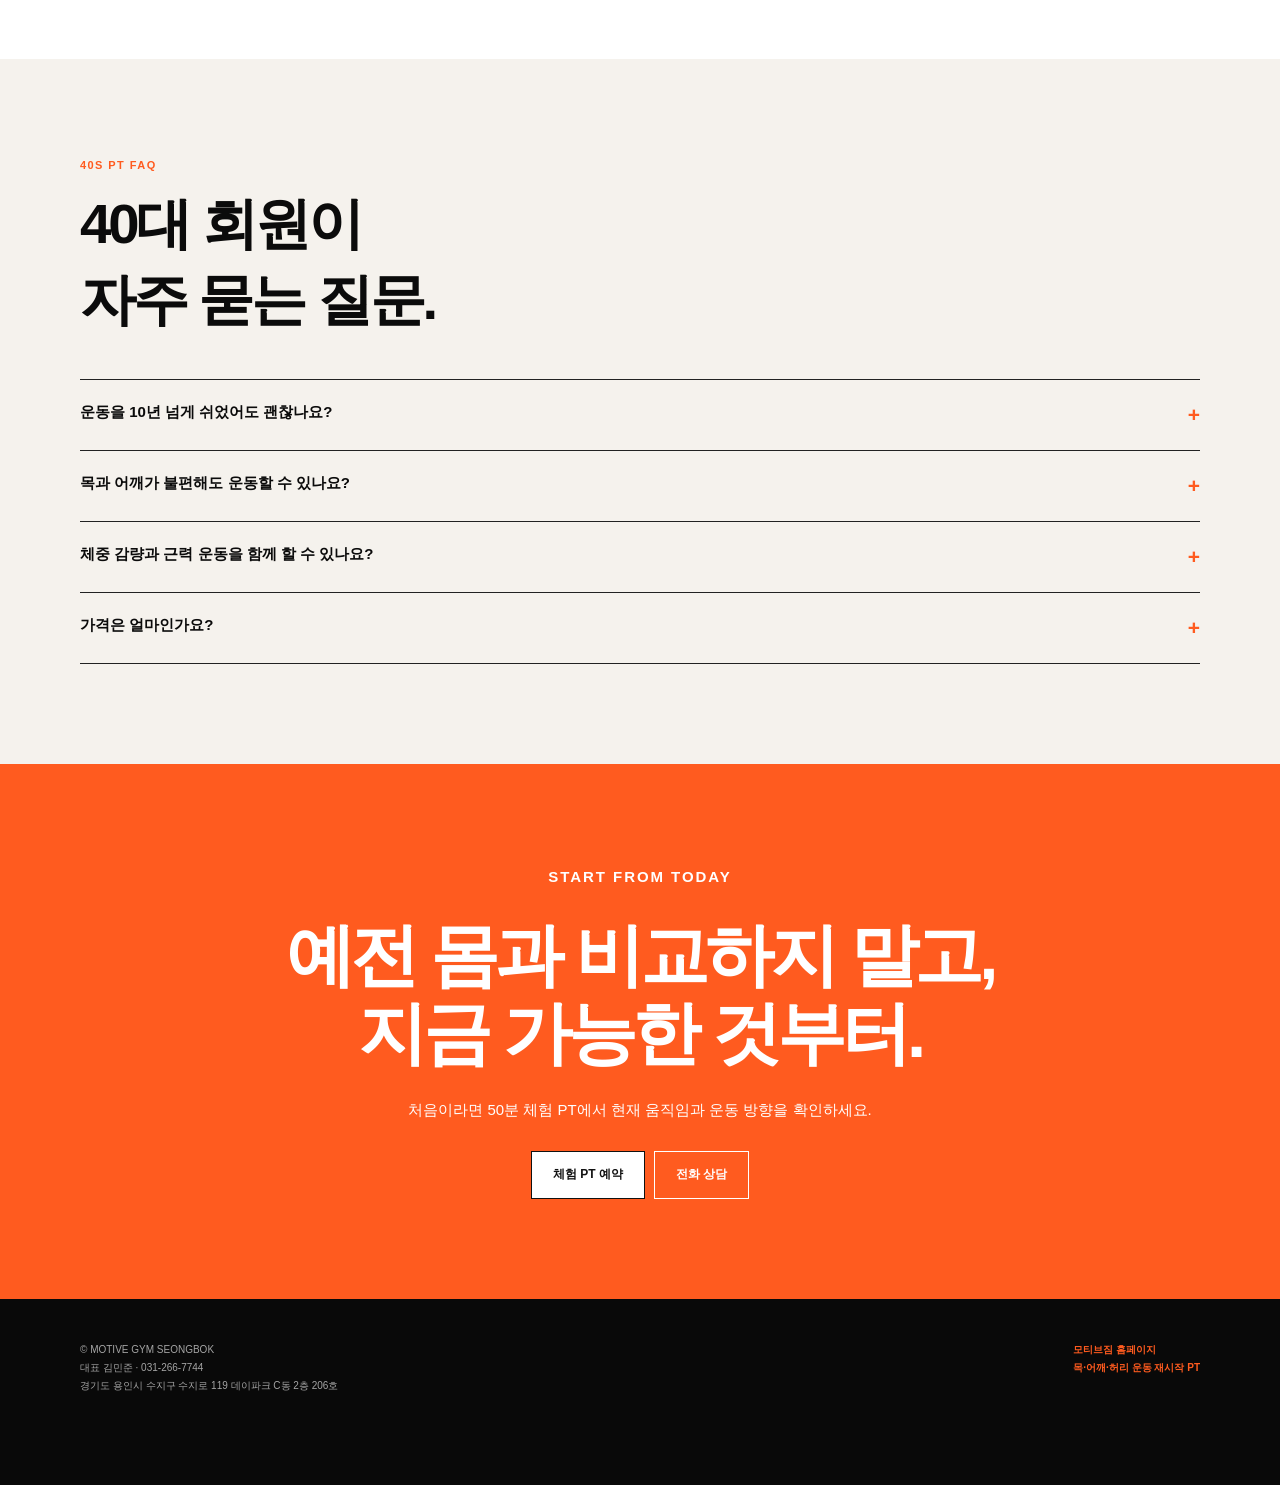
<file: seongbok-40s-pt/index.html>
<!doctype html><html lang="ko-KR"><head>
<meta charset="utf-8"><meta name="viewport" content="width=device-width,initial-scale=1,viewport-fit=cover"><meta name="theme-color" content="#0b0b0b">
<title>성복동 40대 PT | 목·어깨가 뻣뻣하고 체력이 떨어졌을 때</title>
<meta name="description" content="오래 앉아 일해 목·어깨가 뻣뻣하고 체력이 떨어진 40대를 위한 성복동 모티브짐 1:1 PT. 현재 움직임과 체력을 확인해 단계적으로 시작합니다.">
<meta name="robots" content="index,follow,max-image-preview:large,max-snippet:-1"><link rel="canonical" href="https://motivegym.co.kr/seongbok-40s-pt/">
<meta property="og:title" content="성복동 40대 PT | 모티브짐"><meta property="og:description" content="목·어깨 불편과 체력 저하로 운동 재시작이 망설여질 때, 현재 가능한 움직임부터 확인합니다."><meta property="og:type" content="website"><meta property="og:url" content="https://motivegym.co.kr/seongbok-40s-pt/"><meta property="og:image" content="https://motivegym.co.kr/assets/rehabilitation-bed-care-v1.webp">
<link rel="stylesheet" href="../assets/local-guide.css">
<script type="application/ld+json">{"@context":"https://schema.org","@graph":[{"@type":"WebPage","url":"https://motivegym.co.kr/seongbok-40s-pt/","name":"성복동 40대 PT | 모티브짐","inLanguage":"ko-KR","about":{"@id":"https://motivegym.co.kr/#business"}},{"@type":"Service","name":"성복동 40대 맞춤 1:1 PT","provider":{"@id":"https://motivegym.co.kr/#business"},"areaServed":["성복동","성복역","용인시 수지구"],"description":"오랜 좌식 생활, 목·어깨 불편, 체력 저하로 운동을 다시 시작하는 40대를 위한 개인 맞춤 PT"},{"@type":"FAQPage","mainEntity":[{"@type":"Question","name":"운동을 오래 쉬었던 40대도 시작할 수 있나요?","acceptedAnswer":{"@type":"Answer","text":"현재 체력과 움직임을 확인한 뒤 가능한 범위에서 시작하므로 운동 공백이 길어도 시작할 수 있습니다."}},{"@type":"Question","name":"목과 어깨가 불편해도 PT를 받을 수 있나요?","acceptedAnswer":{"@type":"Answer","text":"불편함과 움직임을 먼저 확인하고 무리하지 않는 범위에서 진행합니다. 심한 통증이나 의학적 판단이 필요한 경우 의료기관 상담을 먼저 권합니다."}}]}]}</script>
</head><body>
<header class="site-header"><div class="header wrap"><a class="logo" href="../"><img src="../assets/motivegym-logo-header.png" alt="Motive Gym 모티브짐" width="339" height="85"></a><nav><a href="#signals">운동 신호</a><a href="#method">수업 방식</a><a href="#faq">FAQ</a><a class="button" href="https://m.booking.naver.com/booking/6/bizes/1210623/items/8076905" target="_blank" rel="noopener noreferrer">체험 PT 예약</a></nav></div></header>
<main><section class="hero"><div class="hero-copy"><p class="crumb"><a href="../">모티브짐</a> / 성복동 40대 PT</p><p class="label">SEONGBOK PT FOR YOUR 40S</p><h1>예전 방식이 버거워졌다면,<br><span>지금 몸에서 다시 시작.</span></h1><p class="hero-lead">오래 앉아 일한 뒤 목과 어깨가 뻣뻣하고, 예전보다 쉽게 지치는데 무엇부터 해야 할지 막막한 40대를 위한 1:1 PT입니다. 강도를 먼저 높이기보다 움직임과 체력의 출발점을 확인합니다.</p><div class="actions"><a class="button orange" href="https://m.booking.naver.com/booking/6/bizes/1210623/items/8076905" target="_blank" rel="noopener noreferrer">50분 체험 PT 예약</a><a class="button light" href="../seongbok-pt-price/">가격 확인</a></div></div><div class="hero-visual"><img src="../assets/rehabilitation-bed-care-v1.webp" alt="성복동에서 목과 어깨 움직임을 확인하는 40대 맞춤 PT 이미지" width="900" height="1200"></div></section>
<section id="signals"><div class="wrap"><div class="section-head"><div><p class="label">CHECK YOUR SIGNALS</p><h2>40대에 자주 겹치는<br>세 가지 운동 고민.</h2></div><p>일 때문에 같은 자세가 길어지고 회복은 예전보다 느려집니다. 갑자기 강한 운동을 시작하기보다 일상에서 반복되는 불편과 현재 체력을 함께 확인하는 편이 안전하고 오래가기 쉽습니다.</p></div><div class="cards"><article class="card"><b>01</b><h3>목·어깨의 뻣뻣함</h3><p>컴퓨터 작업과 운전 뒤 어깨가 무겁고 팔을 들거나 돌릴 때 움직임이 답답합니다.</p></article><article class="card"><b>02</b><h3>체력과 회복 저하</h3><p>조금만 움직여도 쉽게 지치고, 운동한 다음 날 일상에 영향을 받을까 걱정됩니다.</p></article><article class="card"><b>03</b><h3>운동 재시작의 막막함</h3><p>예전에 하던 방식은 부담스럽고 유튜브 동작을 그대로 따라 하기도 불안합니다.</p></article></div></div></section>
<section class="dark" id="method"><div class="wrap"><div class="section-head"><div><p class="label">HOW WE BEGIN</p><h2>40대 PT는<br>세게보다 정확하게.</h2></div><p>모티브짐은 운동 경험과 생활 패턴을 듣고, 현재 가능한 기본 동작을 확인합니다. 목표는 한 번의 고강도 수업이 아니라 일상과 함께 이어갈 수 있는 근력·체력 훈련입니다.</p></div><div class="cards"><article class="card"><b>01</b><h3>생활과 컨디션 대화</h3><p>업무 자세, 수면, 운동 공백, 불편한 동작과 원하는 변화를 확인합니다.</p></article><article class="card"><b>02</b><h3>움직임·체력 확인</h3><p>서기, 앉기, 밀기와 당기기 등 기본 동작에서 편한 범위와 시작점을 찾습니다.</p></article><article class="card"><b>03</b><h3>기록하며 강도 조정</h3><p>수행 기록과 수업 후 반응을 바탕으로 무게, 반복 횟수와 동작 범위를 조정합니다.</p></article></div></div></section>
<section class="split"><img src="../assets/motivegym-interior-02.jpg" alt="성복역 4번 출구 모티브짐 실제 운동 공간" width="1280" height="960"><div class="split-copy"><p class="label">WHY MOTIVE GYM</p><h2>성복역 가까이에서<br>생활에 맞춰 이어갑니다.</h2><p>모티브짐은 성복역 4번 출구에서 도보 약 2분, 데이파크 C동 206호에 있습니다. 평일은 09:00~23:00, 토·일은 10:00~18:00에 운영합니다.</p><p>김민준 대표는 물리치료 전공과 병원 재활 현장 경험, 보디빌딩 및 퍼스널 트레이닝 경험을 바탕으로 움직임과 근력, 체력을 함께 살펴 수업을 계획합니다.</p><p>운동 지도는 의료적 진단이나 치료를 대신하지 않습니다. 증상이 심하거나 갑자기 악화된 경우에는 의료기관 상담을 먼저 권합니다.</p><div class="actions"><a class="button orange" href="https://map.naver.com/p/entry/place/1687051931" target="_blank" rel="noopener noreferrer">성복역 위치 보기</a></div></div></section>
<section class="faq" id="faq"><div class="wrap"><p class="label">40S PT FAQ</p><h2>40대 회원이<br>자주 묻는 질문.</h2><details><summary>운동을 10년 넘게 쉬었어도 괜찮나요?</summary><p>가능합니다. 운동 공백을 고려해 현재 가능한 움직임과 체력을 확인하고, 복잡한 동작이나 높은 강도보다 반복 가능한 기본 동작부터 시작합니다.</p></details><details><summary>목과 어깨가 불편해도 운동할 수 있나요?</summary><p>불편함의 정도와 움직임을 먼저 확인한 뒤 무리하지 않는 범위에서 진행합니다. 심한 통증이나 의학적 판단이 필요한 상태라면 의료기관 상담을 먼저 권합니다.</p></details><details><summary>체중 감량과 근력 운동을 함께 할 수 있나요?</summary><p>가능합니다. 체중 숫자만이 아니라 근력, 체력, 운동 습관을 함께 살피고 지속 가능한 계획을 세웁니다.</p></details><details><summary>가격은 얼마인가요?</summary><p>1:1 PT는 10회 700,000원, 20회 1,300,000원, 30회 1,800,000원이며 부가세는 별도입니다. 50분 체험 PT는 30,000원입니다.</p></details></div></section>
<section class="cta"><div class="wrap"><p class="label" style="color:#fff">START FROM TODAY</p><h2>예전 몸과 비교하지 말고,<br>지금 가능한 것부터.</h2><p>처음이라면 50분 체험 PT에서 현재 움직임과 운동 방향을 확인하세요.</p><div class="actions"><a class="button" style="background:#fff;color:#111" href="https://m.booking.naver.com/booking/6/bizes/1210623/items/8076905" target="_blank" rel="noopener noreferrer">체험 PT 예약</a><a class="button light" href="tel:0312667744">전화 상담</a></div></div></section></main>
<footer><div class="wrap footer-grid"><span>© MOTIVE GYM SEONGBOK<br>대표 김민준 · 031-266-7744<br>경기도 용인시 수지구 수지로 119 데이파크 C동 2층 206호</span><span><a href="../">모티브짐 홈페이지</a><br><a href="../body-reset-pt/">목·어깨·허리 운동 재시작 PT</a></span></div></footer><div class="mobile-bar"><a href="tel:0312667744">전화 상담</a><a href="https://m.booking.naver.com/booking/6/bizes/1210623/items/8076905" target="_blank" rel="noopener noreferrer">체험 PT 예약</a></div>
</body></html>
</file>
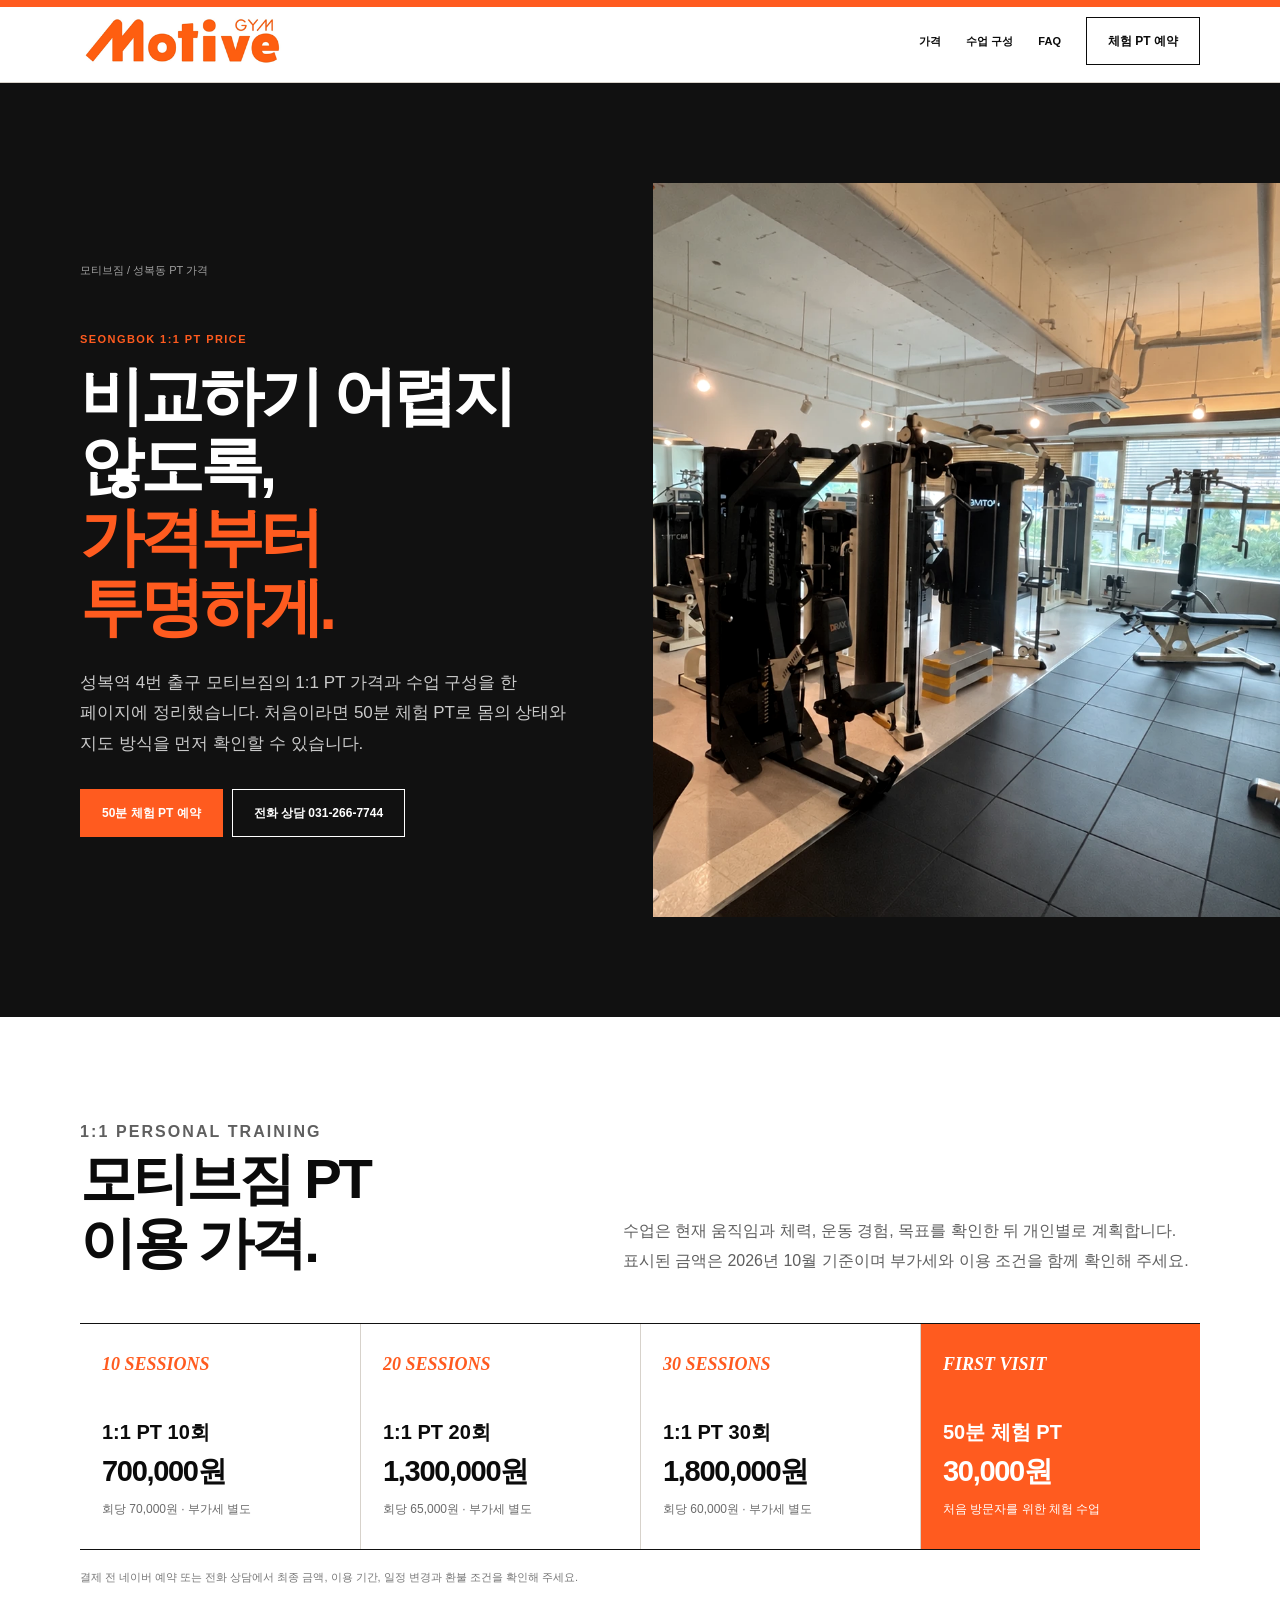
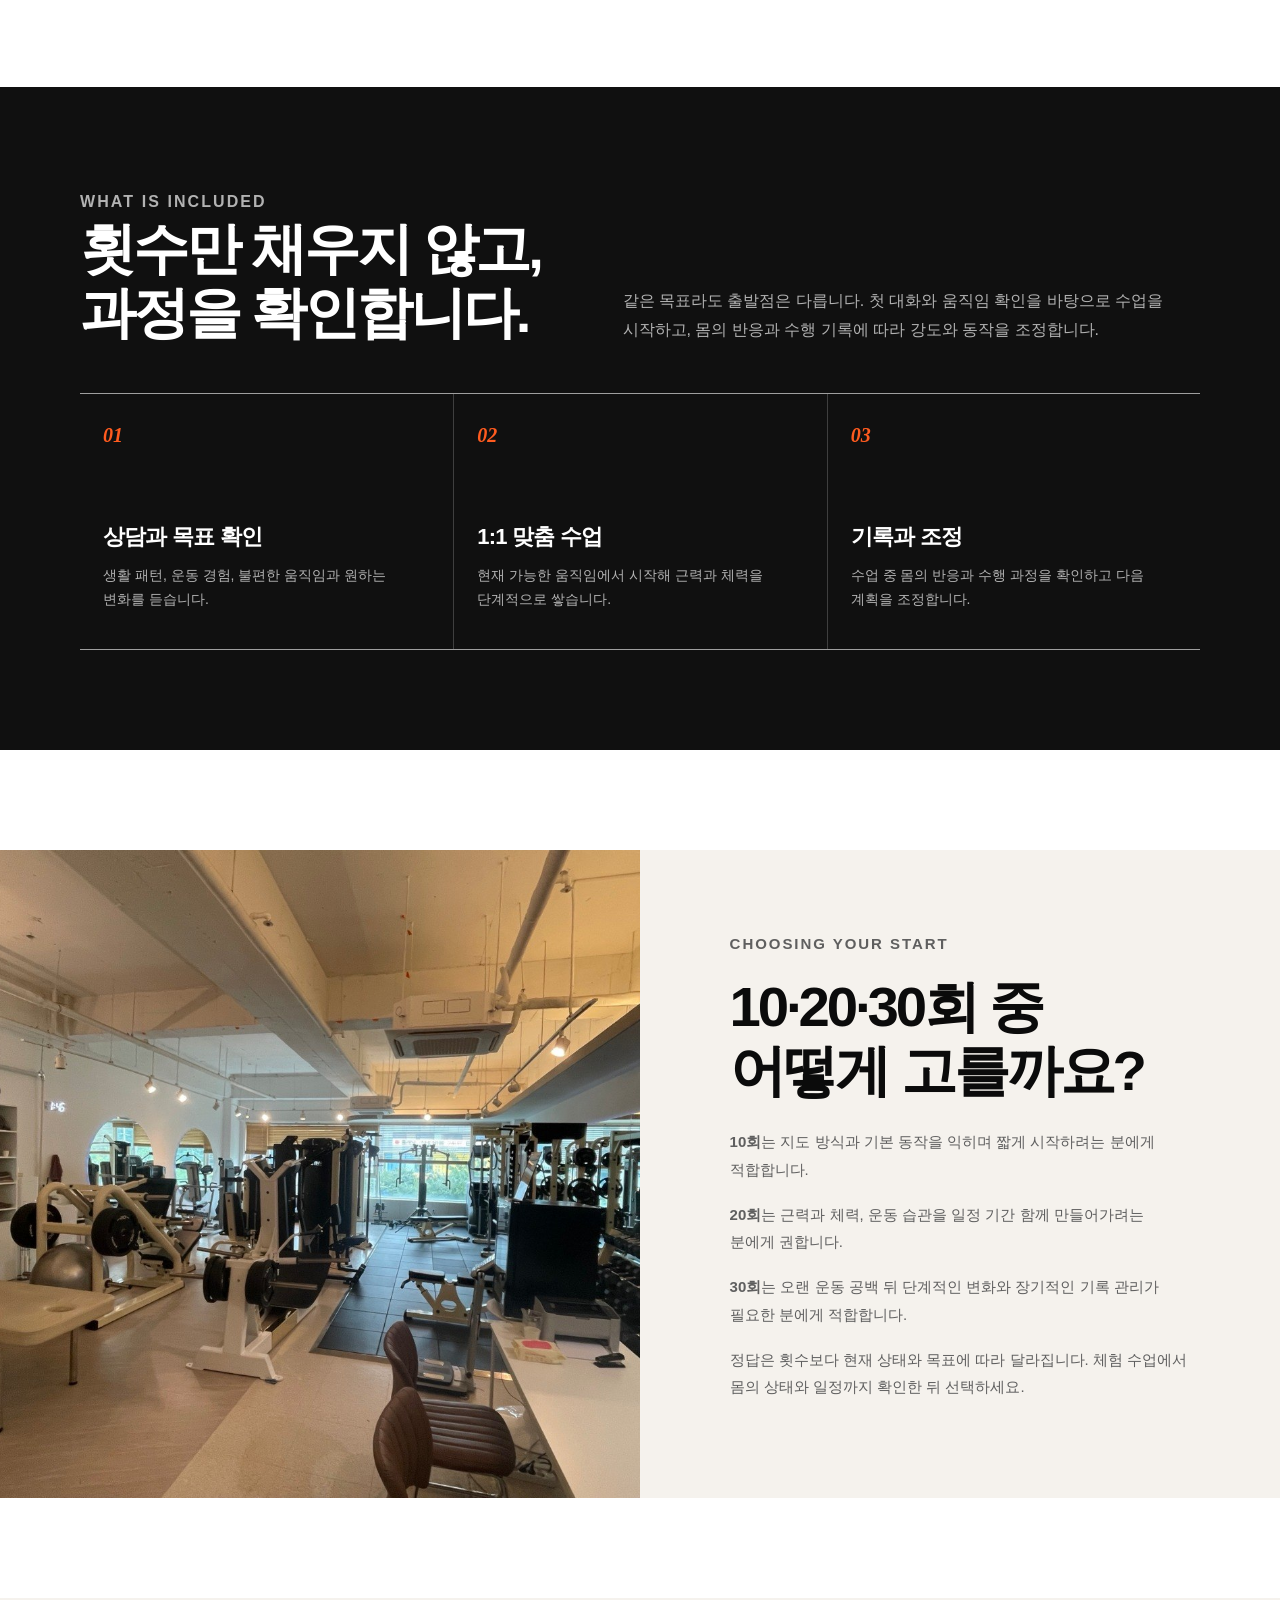
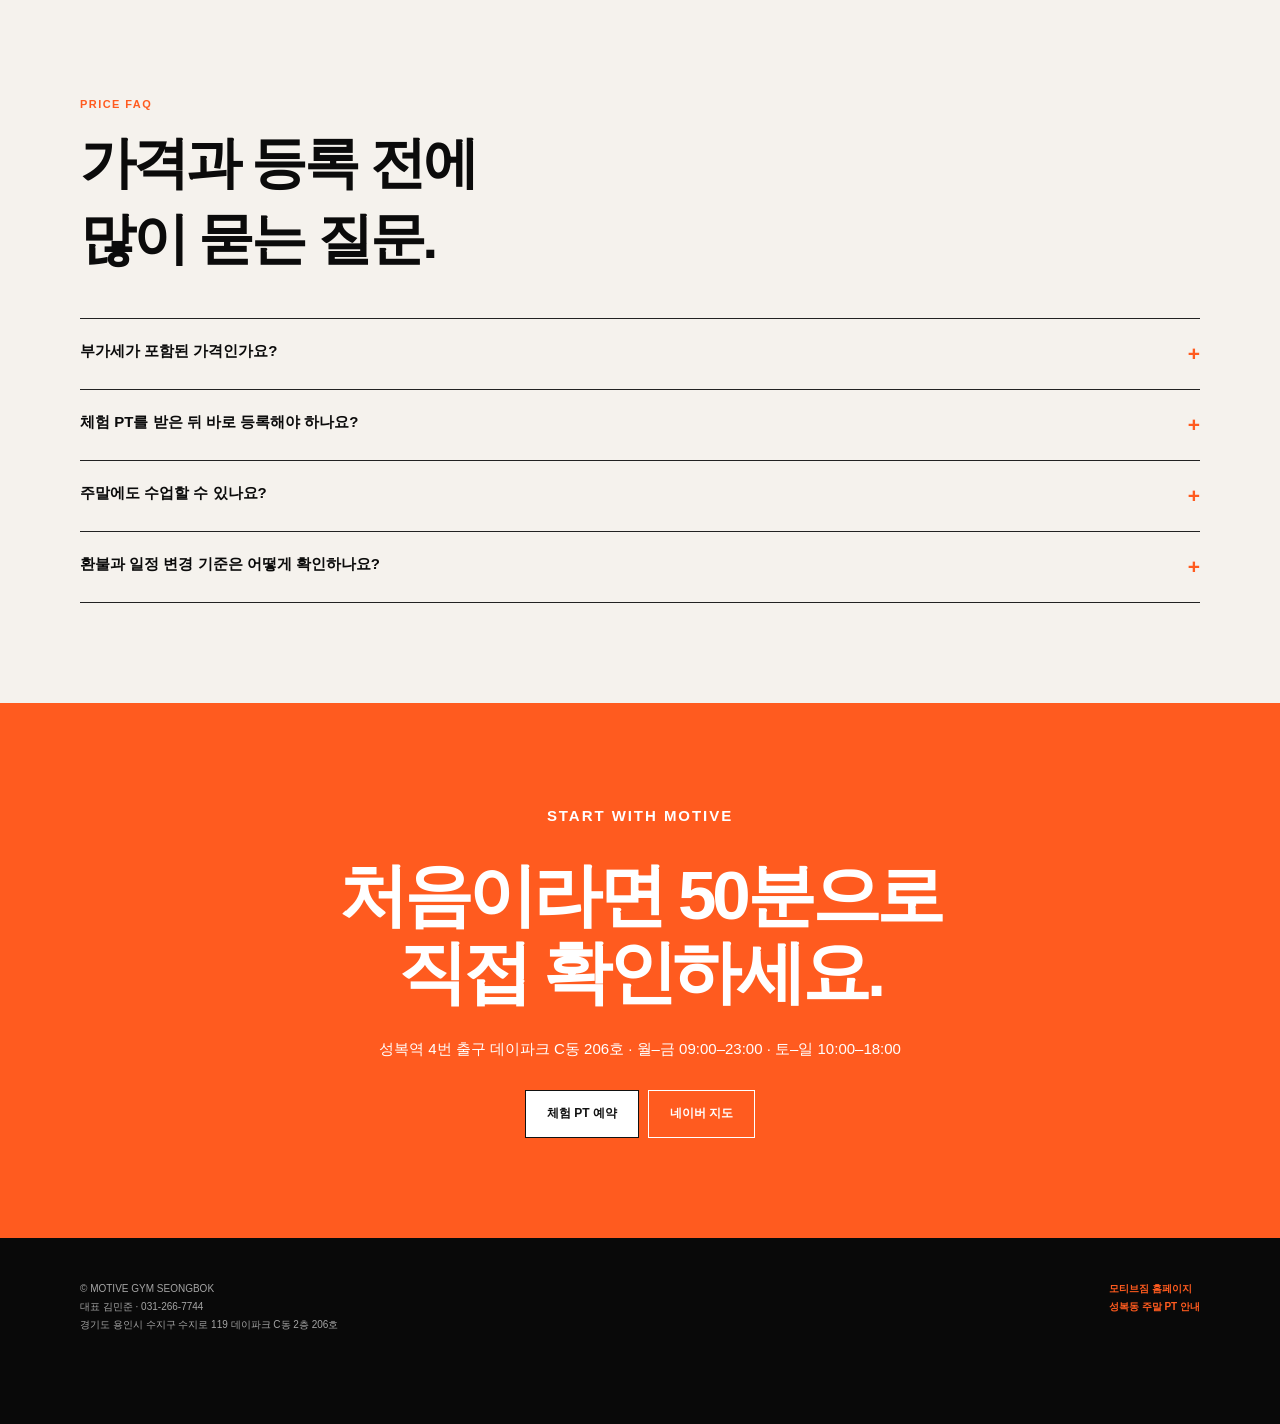
<file: seongbok-pt-price/index.html>
<!doctype html><html lang="ko-KR"><head>
<meta charset="utf-8"><meta name="viewport" content="width=device-width,initial-scale=1,viewport-fit=cover"><meta name="theme-color" content="#0b0b0b">
<title>성복동 PT 가격 | 모티브짐 1:1 PT·체험 수업 안내</title>
<meta name="description" content="성복역 4번 출구 모티브짐의 1:1 PT 가격을 공개합니다. 10회 70만원, 20회 130만원, 30회 180만원(부가세 별도), 50분 체험 PT 3만원입니다.">
<meta name="robots" content="index,follow,max-image-preview:large,max-snippet:-1"><link rel="canonical" href="https://motivegym.co.kr/seongbok-pt-price/">
<meta property="og:title" content="성복동 PT 가격 | 모티브짐"><meta property="og:description" content="1:1 PT 10·20·30회와 50분 체험 PT의 가격·진행 방식을 확인하세요."><meta property="og:type" content="website"><meta property="og:url" content="https://motivegym.co.kr/seongbok-pt-price/"><meta property="og:image" content="https://motivegym.co.kr/assets/motivegym-interior-01.jpg">
<link rel="stylesheet" href="../assets/local-guide.css">
<script type="application/ld+json">{"@context":"https://schema.org","@graph":[{"@type":"WebPage","@id":"https://motivegym.co.kr/seongbok-pt-price/#webpage","url":"https://motivegym.co.kr/seongbok-pt-price/","name":"성복동 PT 가격 | 모티브짐","inLanguage":"ko-KR","about":{"@id":"https://motivegym.co.kr/#business"}},{"@type":"ItemList","name":"모티브짐 1:1 PT 가격","itemListElement":[{"@type":"Offer","position":1,"name":"1:1 PT 10회","price":"700000","priceCurrency":"KRW"},{"@type":"Offer","position":2,"name":"1:1 PT 20회","price":"1300000","priceCurrency":"KRW"},{"@type":"Offer","position":3,"name":"1:1 PT 30회","price":"1800000","priceCurrency":"KRW"},{"@type":"Offer","position":4,"name":"50분 체험 PT","price":"30000","priceCurrency":"KRW"}]},{"@type":"FAQPage","mainEntity":[{"@type":"Question","name":"성복동 모티브짐 PT 가격은 얼마인가요?","acceptedAnswer":{"@type":"Answer","text":"1:1 PT는 10회 700,000원, 20회 1,300,000원, 30회 1,800,000원이며 부가세는 별도입니다. 50분 체험 PT는 30,000원입니다."}},{"@type":"Question","name":"회차별 회당 가격은 얼마인가요?","acceptedAnswer":{"@type":"Answer","text":"10회는 회당 70,000원, 20회는 회당 65,000원, 30회는 회당 60,000원이며 부가세 별도입니다."}}]}]}</script>
</head><body>
<header class="site-header"><div class="header wrap"><a class="logo" href="../" aria-label="모티브짐 홈페이지"><img src="../assets/motivegym-logo-header.png" alt="Motive Gym 모티브짐" width="339" height="85"></a><nav aria-label="페이지 메뉴"><a href="#price">가격</a><a href="#included">수업 구성</a><a href="#faq">FAQ</a><a class="button" href="https://m.booking.naver.com/booking/6/bizes/1210623/items/8076905" target="_blank" rel="noopener noreferrer">체험 PT 예약</a></nav></div></header>
<main><section class="hero"><div class="hero-copy"><p class="crumb"><a href="../">모티브짐</a> / 성복동 PT 가격</p><p class="label">SEONGBOK 1:1 PT PRICE</p><h1>비교하기 어렵지 않도록,<br><span>가격부터 투명하게.</span></h1><p class="hero-lead">성복역 4번 출구 모티브짐의 1:1 PT 가격과 수업 구성을 한 페이지에 정리했습니다. 처음이라면 50분 체험 PT로 몸의 상태와 지도 방식을 먼저 확인할 수 있습니다.</p><div class="actions"><a class="button orange" href="https://m.booking.naver.com/booking/6/bizes/1210623/items/8076905" target="_blank" rel="noopener noreferrer">50분 체험 PT 예약</a><a class="button light" href="tel:0312667744">전화 상담 031-266-7744</a></div></div><div class="hero-visual"><img src="../assets/motivegym-interior-hero-clean-v1.webp" alt="성복역 모티브짐의 1대1 PT 운동 공간" width="1200" height="1500"></div></section>
<section id="price"><div class="wrap"><div class="section-head"><div><p class="label">1:1 PERSONAL TRAINING</p><h2>모티브짐 PT<br>이용 가격.</h2></div><p>수업은 현재 움직임과 체력, 운동 경험, 목표를 확인한 뒤 개인별로 계획합니다. 표시된 금액은 2026년 10월 기준이며 부가세와 이용 조건을 함께 확인해 주세요.</p></div><div class="price-grid"><article class="price"><b>10 SESSIONS</b><h3>1:1 PT 10회</h3><strong>700,000원</strong><p>회당 70,000원 · 부가세 별도</p></article><article class="price"><b>20 SESSIONS</b><h3>1:1 PT 20회</h3><strong>1,300,000원</strong><p>회당 65,000원 · 부가세 별도</p></article><article class="price"><b>30 SESSIONS</b><h3>1:1 PT 30회</h3><strong>1,800,000원</strong><p>회당 60,000원 · 부가세 별도</p></article><article class="price trial"><b>FIRST VISIT</b><h3>50분 체험 PT</h3><strong>30,000원</strong><p>처음 방문자를 위한 체험 수업</p></article></div><p class="note">결제 전 네이버 예약 또는 전화 상담에서 최종 금액, 이용 기간, 일정 변경과 환불 조건을 확인해 주세요.</p></div></section>
<section class="dark" id="included"><div class="wrap"><div class="section-head"><div><p class="label">WHAT IS INCLUDED</p><h2>횟수만 채우지 않고,<br>과정을 확인합니다.</h2></div><p>같은 목표라도 출발점은 다릅니다. 첫 대화와 움직임 확인을 바탕으로 수업을 시작하고, 몸의 반응과 수행 기록에 따라 강도와 동작을 조정합니다.</p></div><div class="cards"><article class="card"><b>01</b><h3>상담과 목표 확인</h3><p>생활 패턴, 운동 경험, 불편한 움직임과 원하는 변화를 듣습니다.</p></article><article class="card"><b>02</b><h3>1:1 맞춤 수업</h3><p>현재 가능한 움직임에서 시작해 근력과 체력을 단계적으로 쌓습니다.</p></article><article class="card"><b>03</b><h3>기록과 조정</h3><p>수업 중 몸의 반응과 수행 과정을 확인하고 다음 계획을 조정합니다.</p></article></div></div></section>
<section class="split"><img src="../assets/motivegym-interior-02.jpg" alt="개인별 움직임과 체력을 확인하는 모티브짐 실제 공간" width="1280" height="960"><div class="split-copy"><p class="label">CHOOSING YOUR START</p><h2>10·20·30회 중<br>어떻게 고를까요?</h2><p><strong>10회</strong>는 지도 방식과 기본 동작을 익히며 짧게 시작하려는 분에게 적합합니다.</p><p><strong>20회</strong>는 근력과 체력, 운동 습관을 일정 기간 함께 만들어가려는 분에게 권합니다.</p><p><strong>30회</strong>는 오랜 운동 공백 뒤 단계적인 변화와 장기적인 기록 관리가 필요한 분에게 적합합니다.</p><p>정답은 횟수보다 현재 상태와 목표에 따라 달라집니다. 체험 수업에서 몸의 상태와 일정까지 확인한 뒤 선택하세요.</p></div></section>
<section class="faq" id="faq"><div class="wrap"><p class="label">PRICE FAQ</p><h2>가격과 등록 전에<br>많이 묻는 질문.</h2><details><summary>부가세가 포함된 가격인가요?</summary><p>아닙니다. 10·20·30회 PT 금액에는 부가세가 별도로 적용됩니다. 결제 전 최종 결제금액을 안내받아 확인해 주세요.</p></details><details><summary>체험 PT를 받은 뒤 바로 등록해야 하나요?</summary><p>아닙니다. 체험 수업에서 지도 방식과 운동 환경을 확인한 뒤 결정할 수 있습니다.</p></details><details><summary>주말에도 수업할 수 있나요?</summary><p>토요일과 일요일은 10:00~18:00에 운영합니다. 실제 예약 가능 시간은 네이버 예약 또는 전화로 확인해 주세요.</p></details><details><summary>환불과 일정 변경 기준은 어떻게 확인하나요?</summary><p>등록 전에 계약서의 이용 기간, 일정 변경, 당일 취소와 환불 산식을 확인해 주세요. 결제금액과 횟수는 계약서와 영수증에 명확히 기록합니다.</p></details></div></section>
<section class="cta"><div class="wrap"><p class="label" style="color:#fff">START WITH MOTIVE</p><h2>처음이라면 50분으로<br>직접 확인하세요.</h2><p>성복역 4번 출구 데이파크 C동 206호 · 월–금 09:00–23:00 · 토–일 10:00–18:00</p><div class="actions"><a class="button" style="background:#fff;color:#111" href="https://m.booking.naver.com/booking/6/bizes/1210623/items/8076905" target="_blank" rel="noopener noreferrer">체험 PT 예약</a><a class="button light" href="https://map.naver.com/p/entry/place/1687051931" target="_blank" rel="noopener noreferrer">네이버 지도</a></div></div></section></main>
<footer><div class="wrap footer-grid"><span>© MOTIVE GYM SEONGBOK<br>대표 김민준 · 031-266-7744<br>경기도 용인시 수지구 수지로 119 데이파크 C동 2층 206호</span><span><a href="../">모티브짐 홈페이지</a><br><a href="../seongbok-weekend-pt/">성복동 주말 PT 안내</a></span></div></footer><div class="mobile-bar"><a href="tel:0312667744">전화 상담</a><a href="https://m.booking.naver.com/booking/6/bizes/1210623/items/8076905" target="_blank" rel="noopener noreferrer">체험 PT 예약</a></div>
</body></html>
</file>
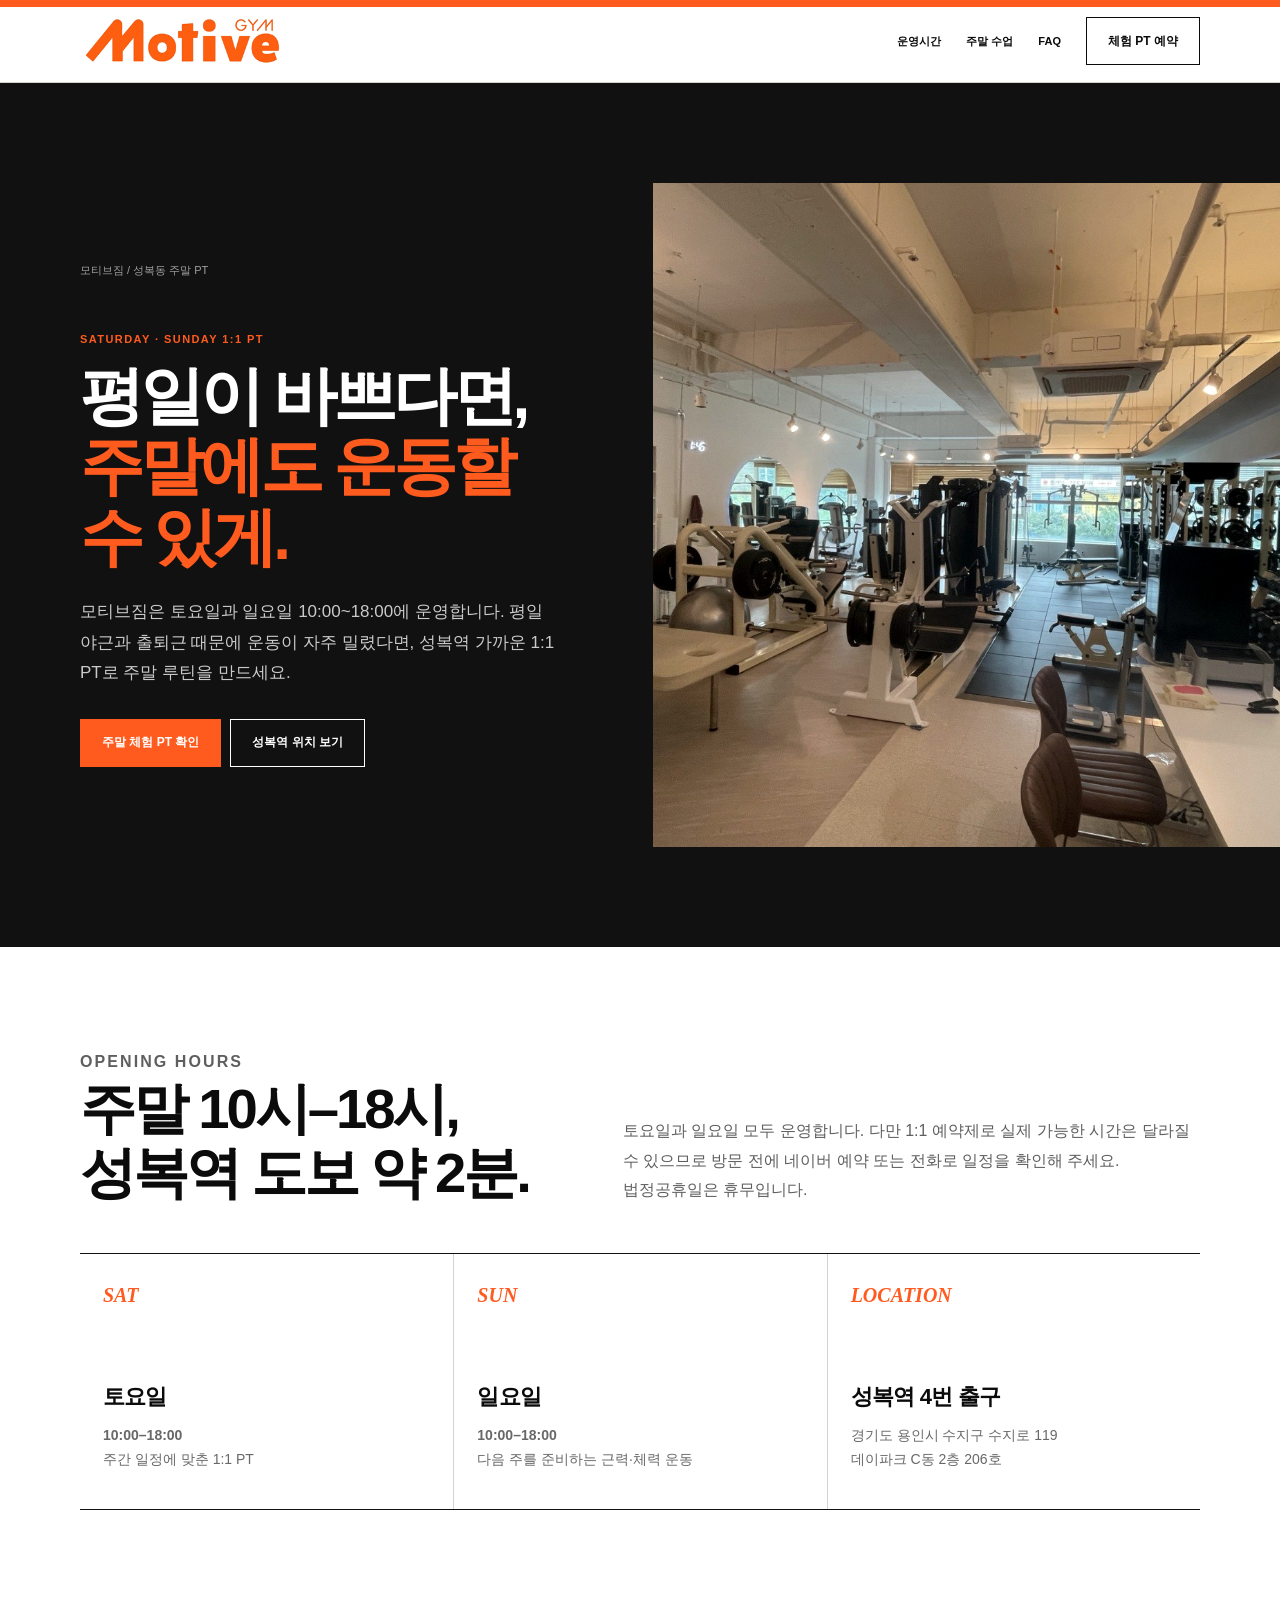
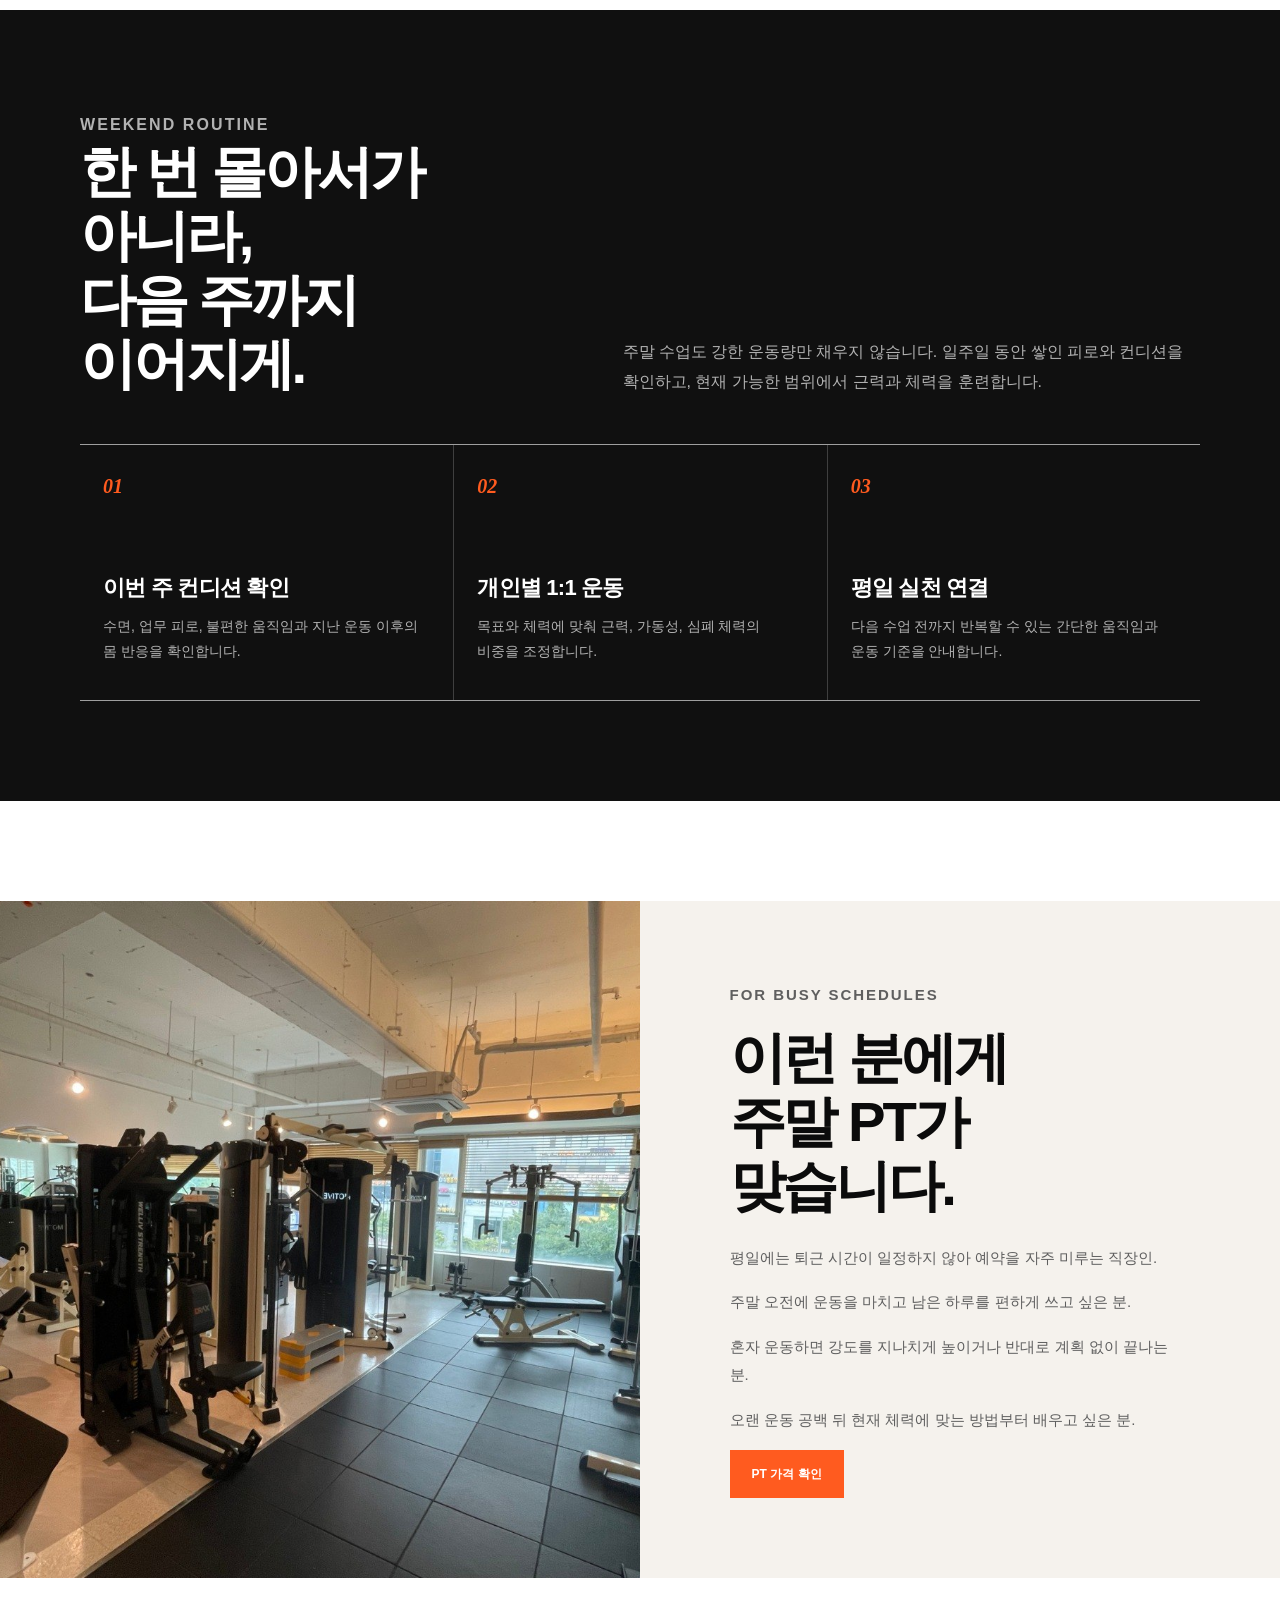
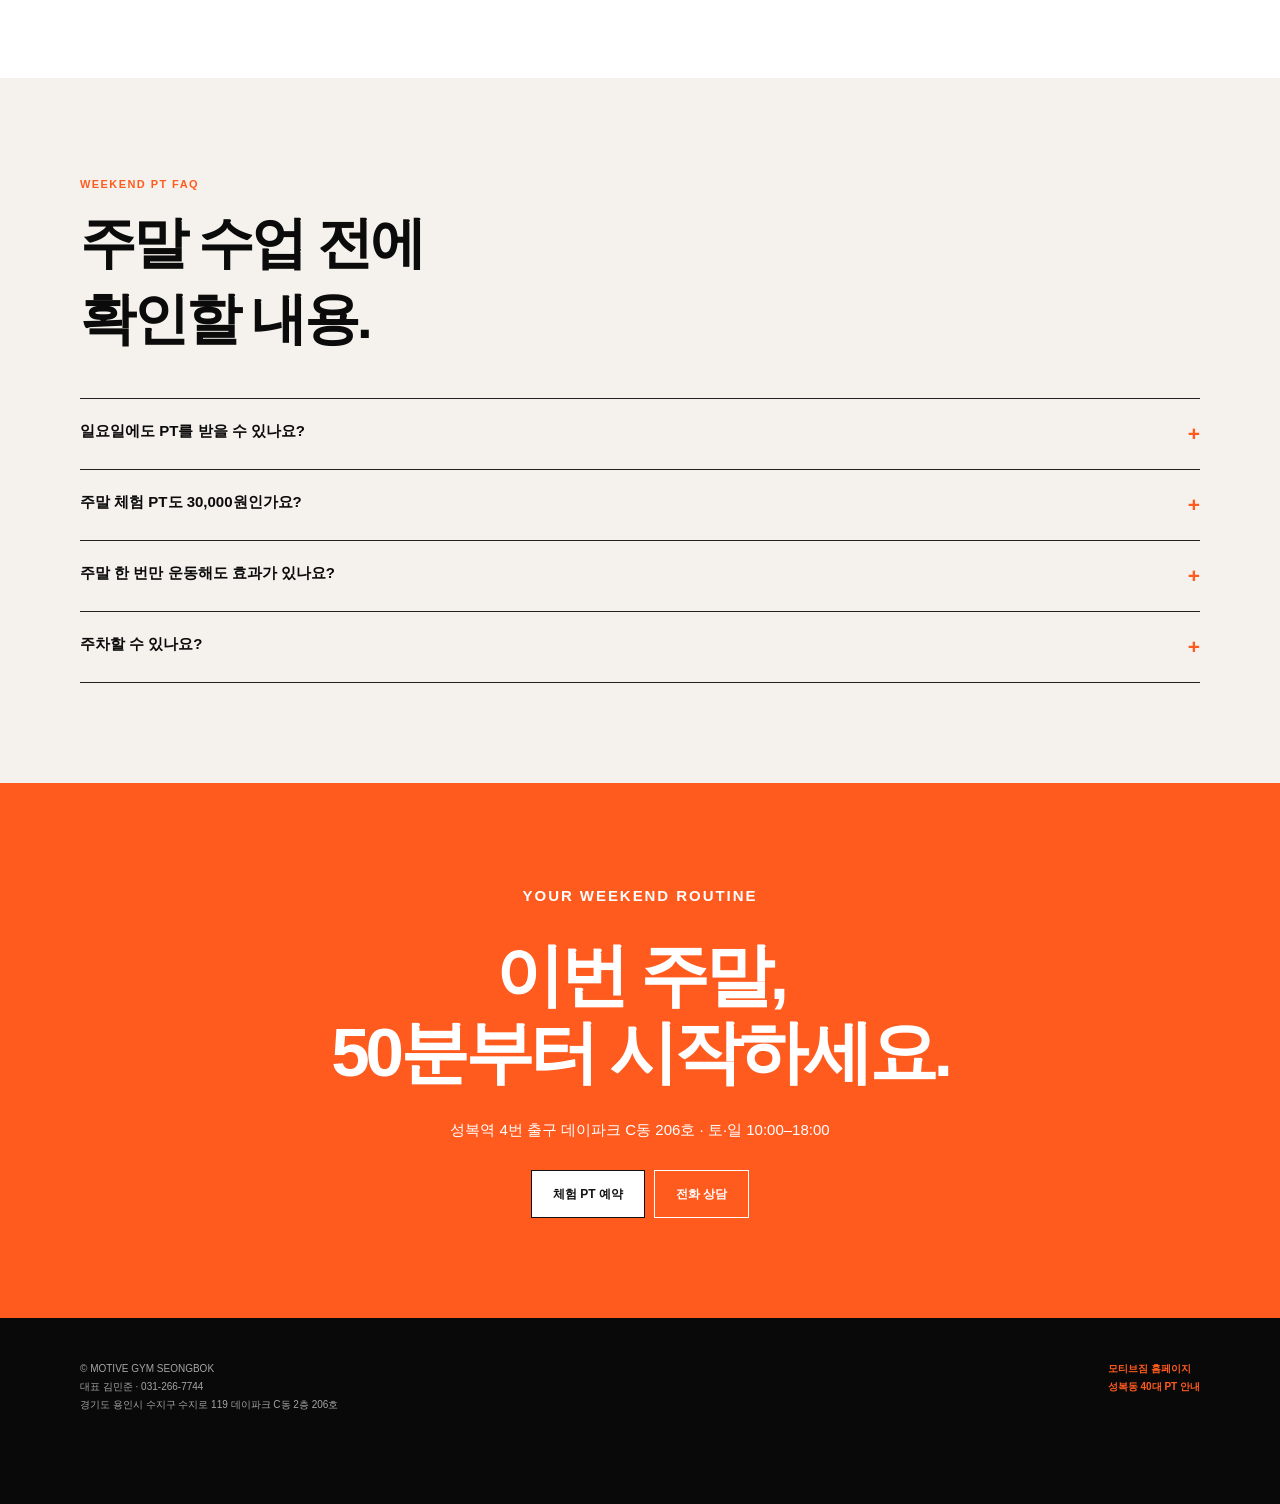
<file: seongbok-weekend-pt/index.html>
<!doctype html><html lang="ko-KR"><head>
<meta charset="utf-8"><meta name="viewport" content="width=device-width,initial-scale=1,viewport-fit=cover"><meta name="theme-color" content="#0b0b0b">
<title>성복동 주말 PT | 토요일·일요일 10시–18시 모티브짐</title>
<meta name="description" content="평일 운동이 어려운 성복동 직장인을 위한 주말 1:1 PT. 모티브짐은 토요일과 일요일 10:00~18:00 운영하며 성복역 4번 출구에서 도보 약 2분입니다.">
<meta name="robots" content="index,follow,max-image-preview:large,max-snippet:-1"><link rel="canonical" href="https://motivegym.co.kr/seongbok-weekend-pt/">
<meta property="og:title" content="성복동 주말 PT | 모티브짐"><meta property="og:description" content="토·일 10:00~18:00, 성복역 4번 출구 도보 약 2분의 1:1 PT."><meta property="og:type" content="website"><meta property="og:url" content="https://motivegym.co.kr/seongbok-weekend-pt/"><meta property="og:image" content="https://motivegym.co.kr/assets/motivegym-interior-02.jpg">
<link rel="stylesheet" href="../assets/local-guide.css">
<script type="application/ld+json">{"@context":"https://schema.org","@graph":[{"@type":"WebPage","url":"https://motivegym.co.kr/seongbok-weekend-pt/","name":"성복동 주말 PT | 모티브짐","inLanguage":"ko-KR","about":{"@id":"https://motivegym.co.kr/#business"}},{"@type":"Service","name":"성복동 토요일·일요일 1:1 PT","provider":{"@id":"https://motivegym.co.kr/#business"},"areaServed":["성복동","성복역","용인시 수지구"],"hoursAvailable":{"@type":"OpeningHoursSpecification","dayOfWeek":["Saturday","Sunday"],"opens":"10:00","closes":"18:00"}},{"@type":"FAQPage","mainEntity":[{"@type":"Question","name":"성복동에서 일요일에도 PT를 받을 수 있나요?","acceptedAnswer":{"@type":"Answer","text":"모티브짐은 토요일과 일요일 10:00~18:00에 운영합니다. 실제 수업 가능 시간은 네이버 예약 또는 전화로 확인해 주세요."}},{"@type":"Question","name":"주말 체험 PT 가격은 얼마인가요?","acceptedAnswer":{"@type":"Answer","text":"50분 체험 PT는 30,000원입니다. 예약 화면에서 가능한 일정과 조건을 확인할 수 있습니다."}}]}]}</script>
</head><body>
<header class="site-header"><div class="header wrap"><a class="logo" href="../"><img src="../assets/motivegym-logo-header.png" alt="Motive Gym 모티브짐" width="339" height="85"></a><nav><a href="#hours">운영시간</a><a href="#plan">주말 수업</a><a href="#faq">FAQ</a><a class="button" href="https://m.booking.naver.com/booking/6/bizes/1210623/items/8076905" target="_blank" rel="noopener noreferrer">체험 PT 예약</a></nav></div></header>
<main><section class="hero"><div class="hero-copy"><p class="crumb"><a href="../">모티브짐</a> / 성복동 주말 PT</p><p class="label">SATURDAY · SUNDAY 1:1 PT</p><h1>평일이 바쁘다면,<br><span>주말에도 운동할 수 있게.</span></h1><p class="hero-lead">모티브짐은 토요일과 일요일 10:00~18:00에 운영합니다. 평일 야근과 출퇴근 때문에 운동이 자주 밀렸다면, 성복역 가까운 1:1 PT로 주말 루틴을 만드세요.</p><div class="actions"><a class="button orange" href="https://m.booking.naver.com/booking/6/bizes/1210623/items/8076905" target="_blank" rel="noopener noreferrer">주말 체험 PT 확인</a><a class="button light" href="https://map.naver.com/p/entry/place/1687051931" target="_blank" rel="noopener noreferrer">성복역 위치 보기</a></div></div><div class="hero-visual"><img src="../assets/motivegym-interior-02.jpg" alt="토요일과 일요일에도 운영하는 성복동 모티브짐 실제 운동 공간" width="1280" height="960"></div></section>
<section id="hours"><div class="wrap"><div class="section-head"><div><p class="label">OPENING HOURS</p><h2>주말 10시–18시,<br>성복역 도보 약 2분.</h2></div><p>토요일과 일요일 모두 운영합니다. 다만 1:1 예약제로 실제 가능한 시간은 달라질 수 있으므로 방문 전에 네이버 예약 또는 전화로 일정을 확인해 주세요. 법정공휴일은 휴무입니다.</p></div><div class="cards"><article class="card"><b>SAT</b><h3>토요일</h3><p><strong>10:00–18:00</strong><br>주간 일정에 맞춘 1:1 PT</p></article><article class="card"><b>SUN</b><h3>일요일</h3><p><strong>10:00–18:00</strong><br>다음 주를 준비하는 근력·체력 운동</p></article><article class="card"><b>LOCATION</b><h3>성복역 4번 출구</h3><p>경기도 용인시 수지구 수지로 119<br>데이파크 C동 2층 206호</p></article></div></div></section>
<section class="dark" id="plan"><div class="wrap"><div class="section-head"><div><p class="label">WEEKEND ROUTINE</p><h2>한 번 몰아서가 아니라,<br>다음 주까지 이어지게.</h2></div><p>주말 수업도 강한 운동량만 채우지 않습니다. 일주일 동안 쌓인 피로와 컨디션을 확인하고, 현재 가능한 범위에서 근력과 체력을 훈련합니다.</p></div><div class="cards"><article class="card"><b>01</b><h3>이번 주 컨디션 확인</h3><p>수면, 업무 피로, 불편한 움직임과 지난 운동 이후의 몸 반응을 확인합니다.</p></article><article class="card"><b>02</b><h3>개인별 1:1 운동</h3><p>목표와 체력에 맞춰 근력, 가동성, 심폐 체력의 비중을 조정합니다.</p></article><article class="card"><b>03</b><h3>평일 실천 연결</h3><p>다음 수업 전까지 반복할 수 있는 간단한 움직임과 운동 기준을 안내합니다.</p></article></div></div></section>
<section class="split"><img src="../assets/motivegym-interior-01.jpg" alt="성복역 데이파크 C동에 위치한 모티브짐 운동 공간" width="1280" height="960"><div class="split-copy"><p class="label">FOR BUSY SCHEDULES</p><h2>이런 분에게<br>주말 PT가 맞습니다.</h2><p>평일에는 퇴근 시간이 일정하지 않아 예약을 자주 미루는 직장인.</p><p>주말 오전에 운동을 마치고 남은 하루를 편하게 쓰고 싶은 분.</p><p>혼자 운동하면 강도를 지나치게 높이거나 반대로 계획 없이 끝나는 분.</p><p>오랜 운동 공백 뒤 현재 체력에 맞는 방법부터 배우고 싶은 분.</p><div class="actions"><a class="button orange" href="../seongbok-pt-price/">PT 가격 확인</a></div></div></section>
<section class="faq" id="faq"><div class="wrap"><p class="label">WEEKEND PT FAQ</p><h2>주말 수업 전에<br>확인할 내용.</h2><details><summary>일요일에도 PT를 받을 수 있나요?</summary><p>네. 토요일과 일요일 모두 10:00~18:00에 운영합니다. 예약 상황과 임시 운영시간은 네이버 예약 또는 전화로 확인해 주세요.</p></details><details><summary>주말 체험 PT도 30,000원인가요?</summary><p>50분 체험 PT의 안내 가격은 30,000원입니다. 예약 화면에서 선택 가능한 시간과 상세 조건을 확인해 주세요.</p></details><details><summary>주말 한 번만 운동해도 효과가 있나요?</summary><p>주 1회 수업도 현재 상태에 맞는 운동을 배우고 기록을 쌓는 출발점이 될 수 있습니다. 목표와 생활 일정에 따라 수업 외에 실천할 운동을 함께 계획하는 것이 중요합니다.</p></details><details><summary>주차할 수 있나요?</summary><p>무료 주차가 가능합니다. 정확한 주차 위치와 이용 방법은 방문 전에 전화로 확인해 주세요.</p></details></div></section>
<section class="cta"><div class="wrap"><p class="label" style="color:#fff">YOUR WEEKEND ROUTINE</p><h2>이번 주말,<br>50분부터 시작하세요.</h2><p>성복역 4번 출구 데이파크 C동 206호 · 토·일 10:00–18:00</p><div class="actions"><a class="button" style="background:#fff;color:#111" href="https://m.booking.naver.com/booking/6/bizes/1210623/items/8076905" target="_blank" rel="noopener noreferrer">체험 PT 예약</a><a class="button light" href="tel:0312667744">전화 상담</a></div></div></section></main>
<footer><div class="wrap footer-grid"><span>© MOTIVE GYM SEONGBOK<br>대표 김민준 · 031-266-7744<br>경기도 용인시 수지구 수지로 119 데이파크 C동 2층 206호</span><span><a href="../">모티브짐 홈페이지</a><br><a href="../seongbok-40s-pt/">성복동 40대 PT 안내</a></span></div></footer><div class="mobile-bar"><a href="tel:0312667744">전화 상담</a><a href="https://m.booking.naver.com/booking/6/bizes/1210623/items/8076905" target="_blank" rel="noopener noreferrer">체험 PT 예약</a></div>
</body></html>
</file>
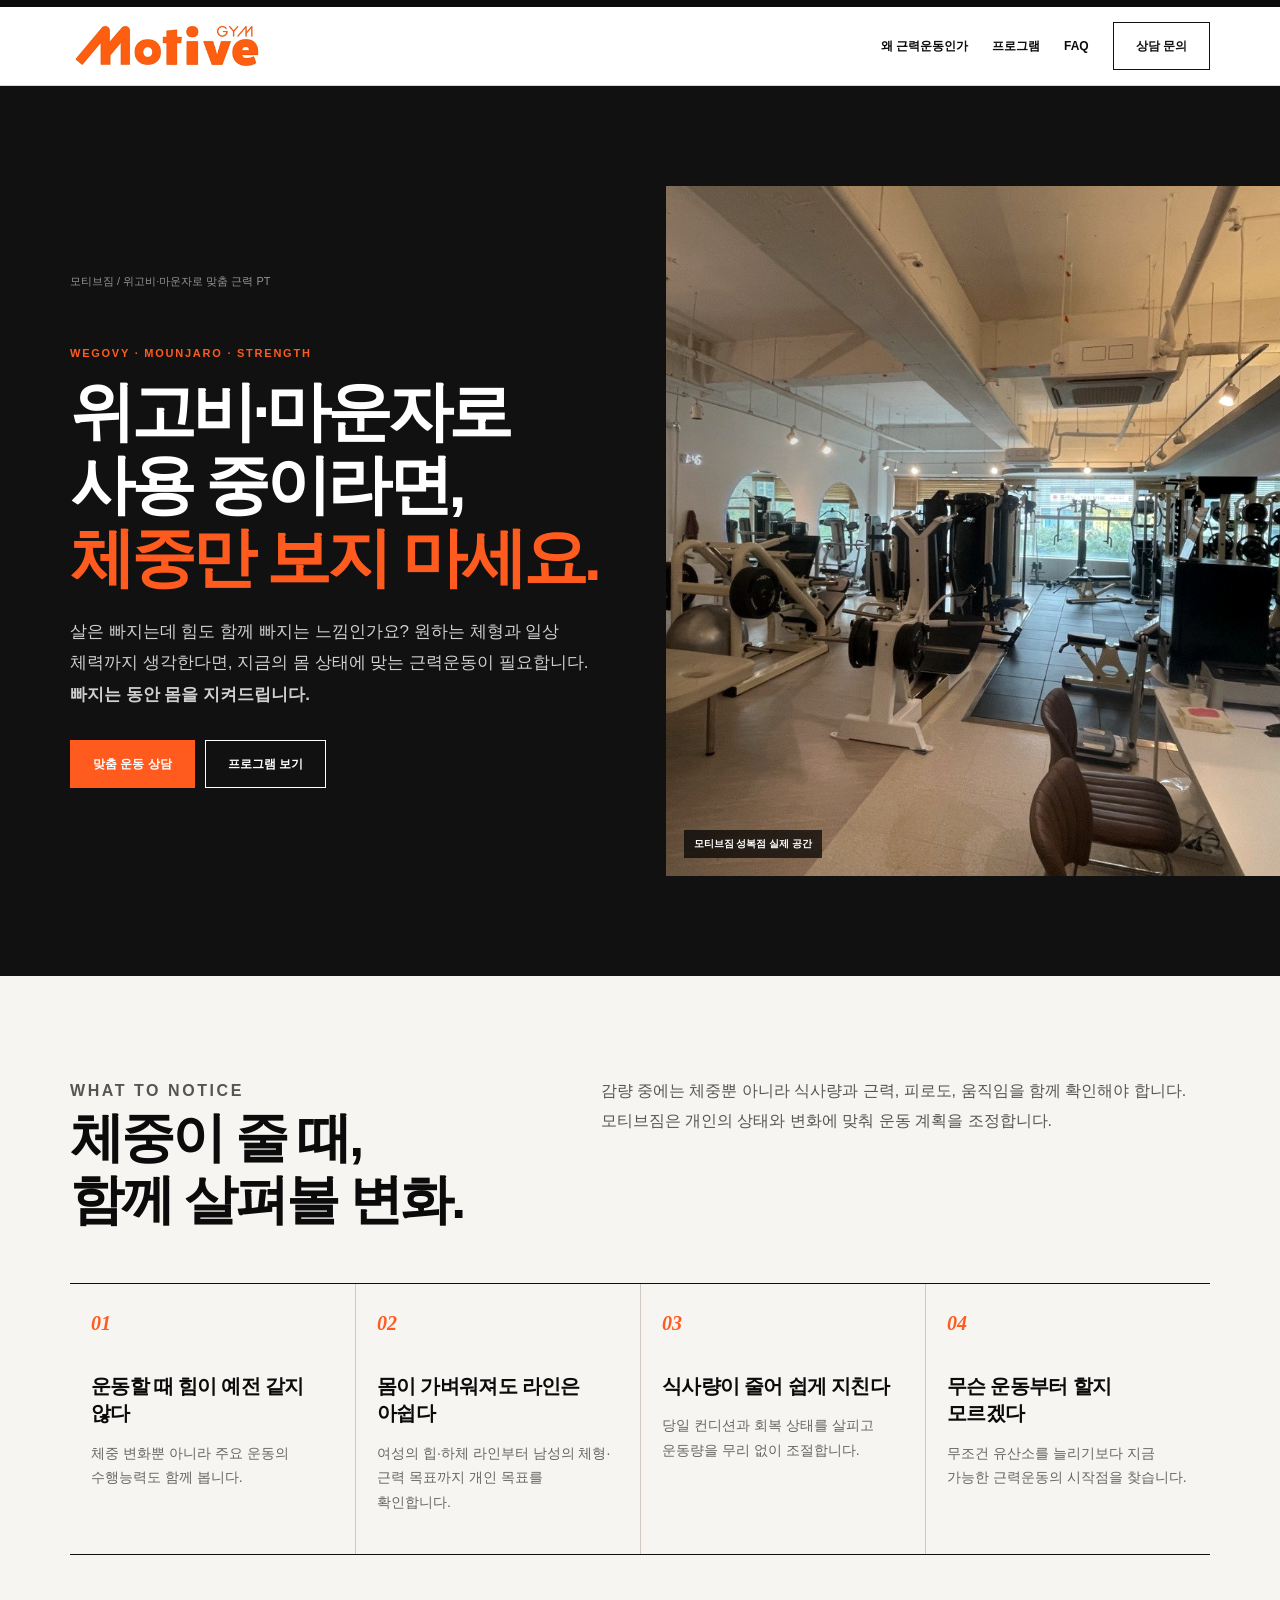
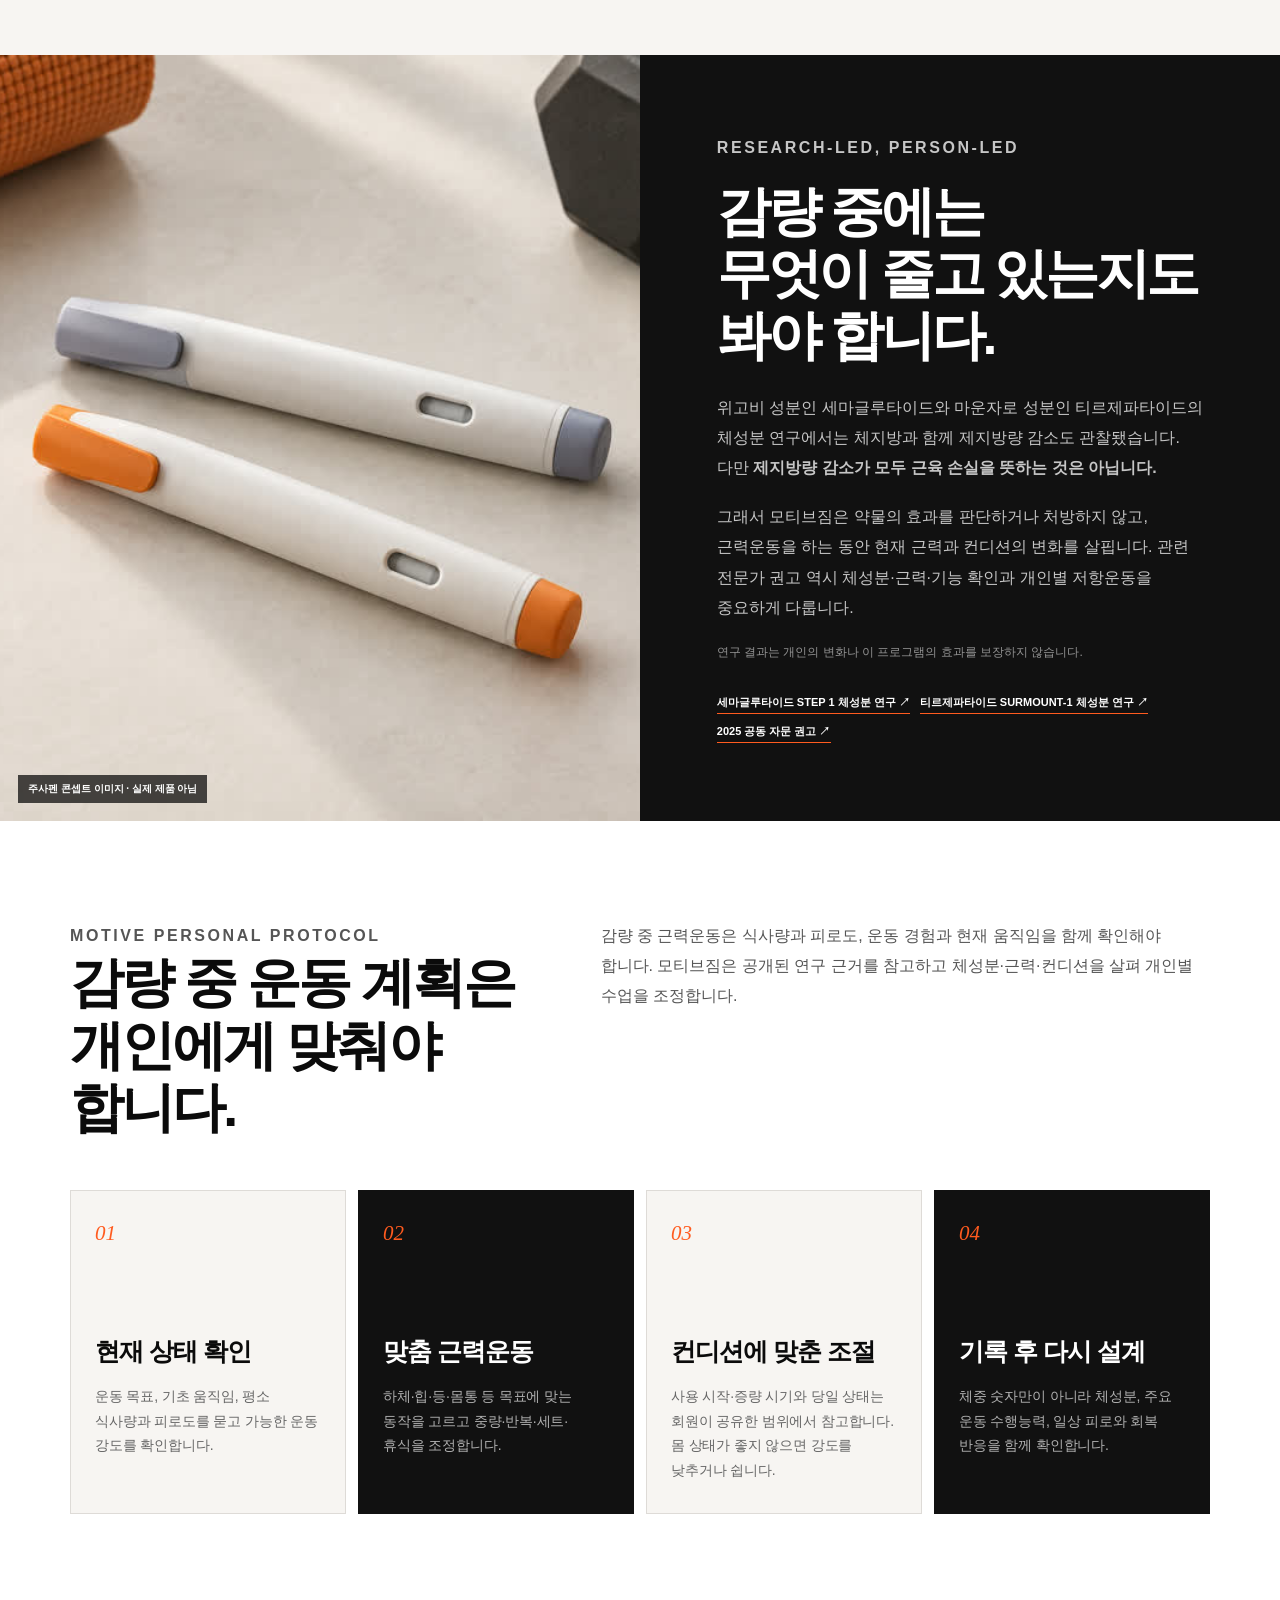
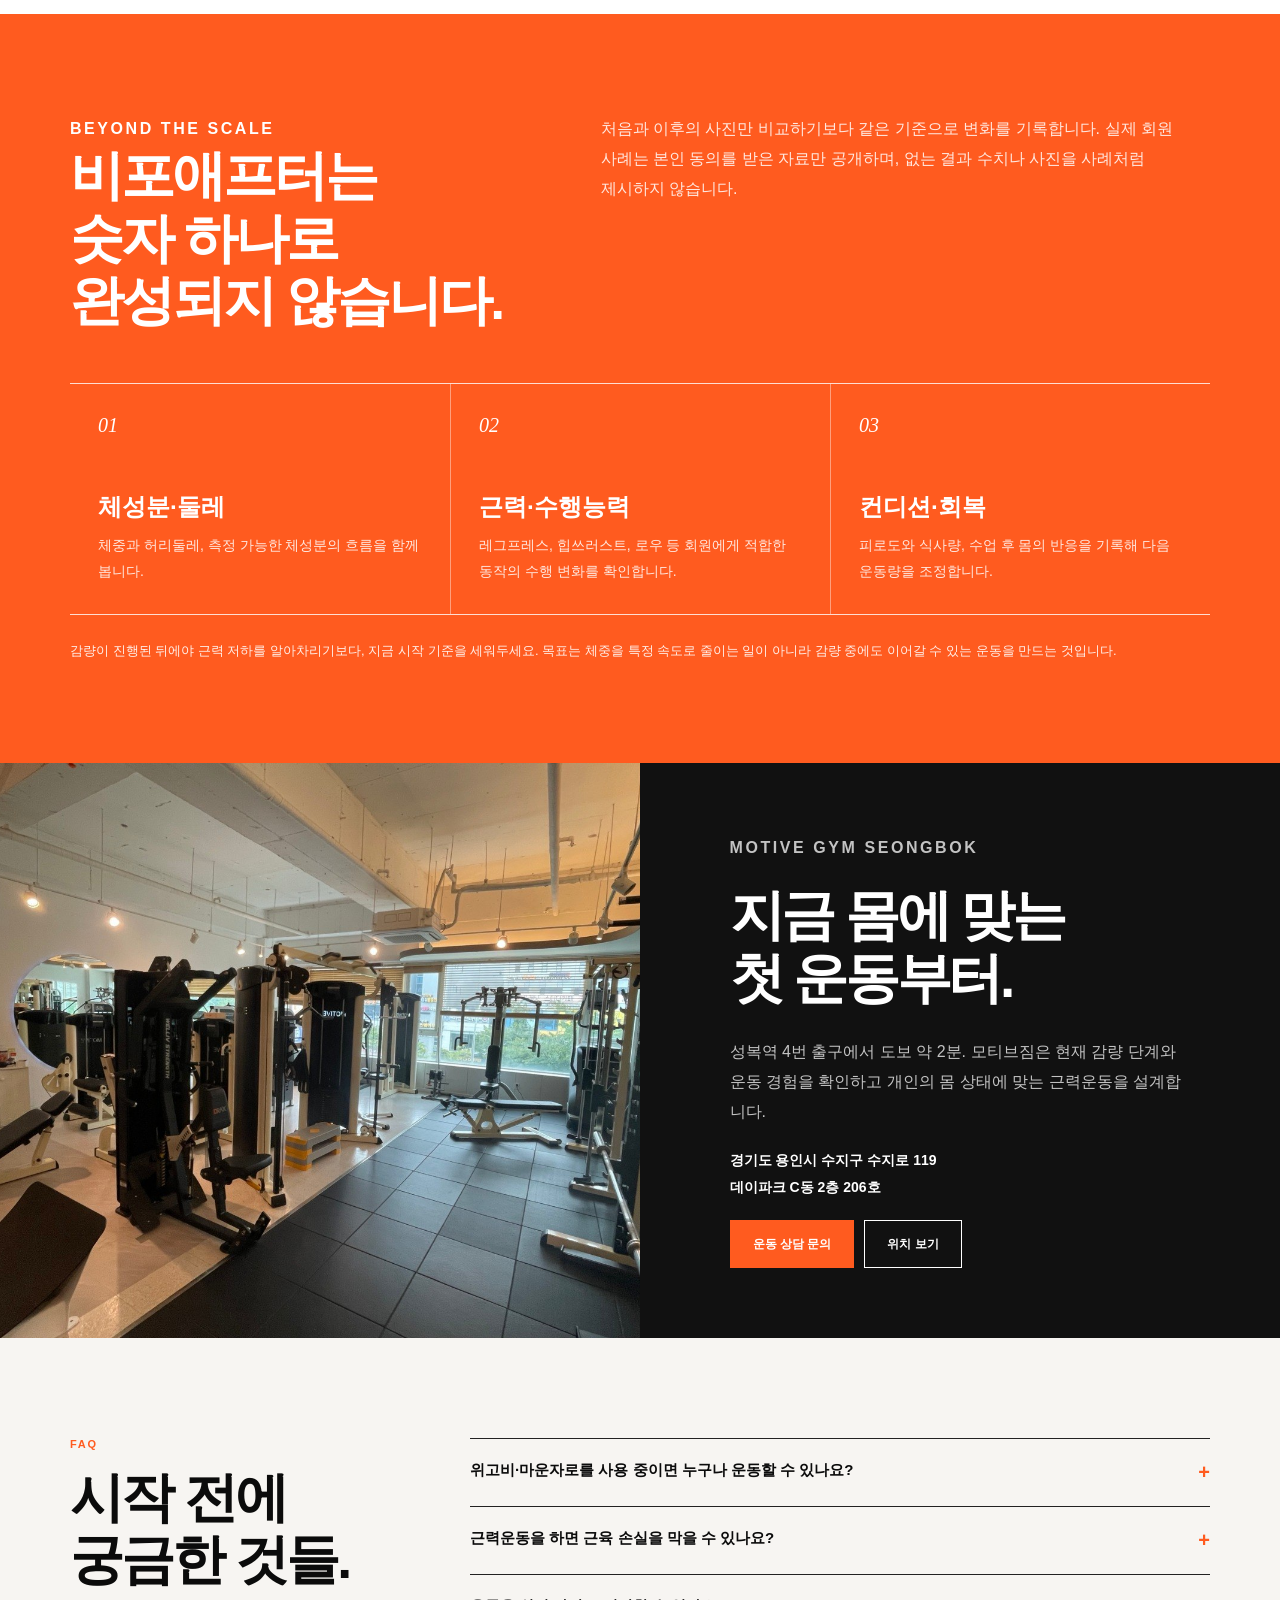
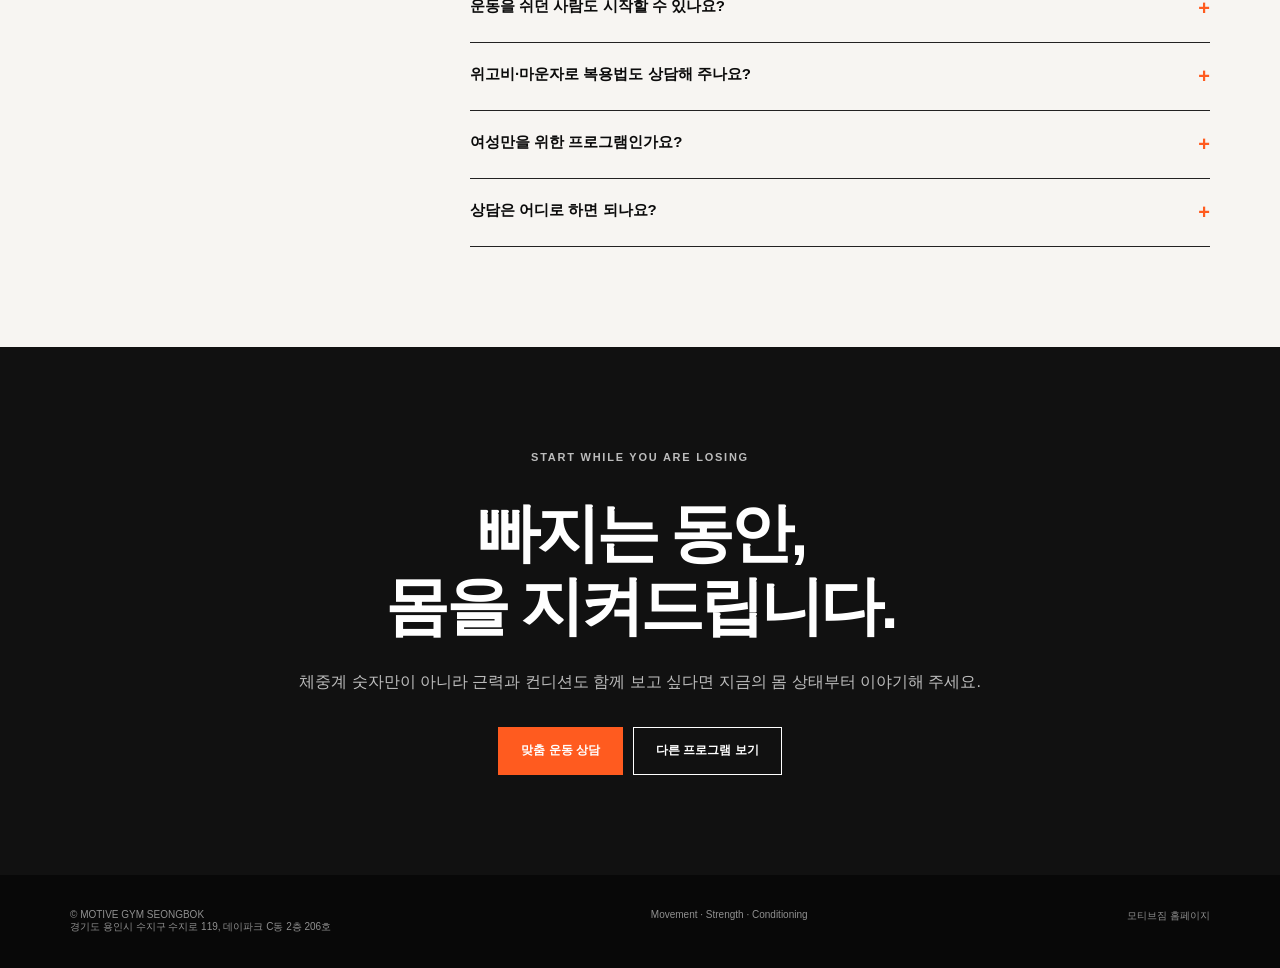
<file: wegovy-mounjaro-pt/index.html>
<!doctype html>
<html lang="ko-KR">
<head>
  <meta charset="utf-8">
  <meta name="viewport" content="width=device-width, initial-scale=1, viewport-fit=cover">
  <meta name="theme-color" content="#0b0b0b">
  <title>위고비·마운자로 맞춤 근력 PT | 모티브짐 성복점</title>
  <meta name="description" content="위고비·마운자로 사용 중 체중만 보고 있나요? 모티브짐 성복점은 체성분·근력·컨디션을 함께 살피며 감량 중 운동량을 개인에게 맞춰 조정하는 1:1 근력 PT를 안내합니다.">
  <meta name="keywords" content="위고비 운동, 마운자로 운동, 위고비 근력운동, 마운자로 근력운동, 성복동 PT, 성복역 PT, 모티브짐">
  <meta name="author" content="김민준, 모티브짐">
  <meta name="robots" content="index, follow, max-image-preview:large">
  <link rel="canonical" href="https://motivegym.co.kr/wegovy-mounjaro-pt/">
  <link rel="sitemap" type="application/xml" href="https://motivegym.co.kr/sitemap.xml">
  <meta property="og:type" content="article">
  <meta property="og:locale" content="ko_KR">
  <meta property="og:site_name" content="모티브짐">
  <meta property="og:title" content="빠지는 동안 몸을 지켜드립니다 | 위고비·마운자로 맞춤 근력 PT">
  <meta property="og:description" content="체중이 줄어드는 동안 체성분·근력·컨디션을 함께 살피는 모티브짐 성복점의 1:1 트레이닝.">
  <meta property="og:url" content="https://motivegym.co.kr/wegovy-mounjaro-pt/">
  <meta property="og:image" content="https://motivegym.co.kr/assets/motivegym-interior-02.jpg">
  <meta property="og:image:alt" content="모티브짐 성복점의 실제 운동 공간">
  <meta name="twitter:card" content="summary_large_image">
  <meta name="twitter:title" content="위고비·마운자로 맞춤 근력 PT | 모티브짐">
  <meta name="twitter:description" content="빠지는 동안 몸을 지켜드립니다. 체중과 함께 근력·컨디션도 확인하세요.">
  <meta name="twitter:image" content="https://motivegym.co.kr/assets/motivegym-interior-02.jpg">
  <link rel="icon" href="data:image/svg+xml,%3Csvg xmlns='http://www.w3.org/2000/svg' viewBox='0 0 64 64'%3E%3Crect width='64' height='64' fill='%230b0b0b'/%3E%3Cpath d='M9 45 24 19l8 13 9-13h14v26H45V31L32 49 24 35 17 45z' fill='%23ff5b1f'/%3E%3C/svg%3E">
  <script type="application/ld+json">
  {
    "@context":"https://schema.org",
    "@graph":[
      {"@type":"Service","@id":"https://motivegym.co.kr/wegovy-mounjaro-pt/#service","name":"위고비·마운자로 맞춤 근력 PT","serviceType":"1:1 퍼스널 트레이닝","description":"위고비·마운자로 사용 중인 성인의 체성분, 근력, 컨디션과 운동 반응을 살피며 개인 상태에 맞춰 운동을 조정하는 1:1 PT","provider":{"@type":"HealthClub","name":"모티브짐 성복점","url":"https://motivegym.co.kr/","telephone":"+82-31-266-7744","address":{"@type":"PostalAddress","streetAddress":"수지로 119 데이파크 C동 2층 206호","addressLocality":"용인시 수지구","addressRegion":"경기도","addressCountry":"KR"}}},
      {"@type":"WebPage","@id":"https://motivegym.co.kr/wegovy-mounjaro-pt/#webpage","url":"https://motivegym.co.kr/wegovy-mounjaro-pt/","name":"위고비·마운자로 맞춤 근력 PT | 모티브짐 성복점","inLanguage":"ko-KR","mainEntity":{"@id":"https://motivegym.co.kr/wegovy-mounjaro-pt/#service"}},
      {"@type":"BreadcrumbList","itemListElement":[{"@type":"ListItem","position":1,"name":"모티브짐","item":"https://motivegym.co.kr/"},{"@type":"ListItem","position":2,"name":"위고비·마운자로 맞춤 근력 PT","item":"https://motivegym.co.kr/wegovy-mounjaro-pt/"}]}
    ]
  }
  </script>
  <style>
    :root{--black:#0b0b0b;--orange:#ff5b1f;--ivory:#f7f5f2;--line:#dedbd7;--max:1140px}
    *{box-sizing:border-box}html{scroll-behavior:smooth;scroll-padding-top:100px}body{margin:0;color:var(--black);background:#fff;font-family:-apple-system,BlinkMacSystemFont,"Pretendard","Noto Sans KR","Malgun Gothic",Arial,sans-serif;-webkit-font-smoothing:antialiased}body:before{content:"";position:fixed;inset:0 0 auto;height:7px;background:#0b0b0b;z-index:200}a{color:inherit;text-decoration:none}img{display:block;max-width:100%}button{font:inherit}:focus-visible{outline:2px solid var(--orange);outline-offset:4px}.wrap{width:min(calc(100% - 48px),var(--max));margin:auto}.label{margin:0 0 16px;color:var(--orange);font-size:11px;font-weight:900;letter-spacing:.16em}.button{display:inline-flex;align-items:center;justify-content:center;min-height:48px;padding:0 22px;border:1px solid currentColor;font-size:12px;font-weight:900;transition:transform .2s,background .2s}.button:hover{transform:translateY(-2px)}.button.orange{color:#fff;background:var(--orange);border-color:var(--orange)}.button.light{color:#fff}.button.dark{color:#111}
    .site-header{position:sticky;top:0;z-index:100;padding-top:7px;background:#fff;border-bottom:1px solid var(--line)}.header{height:78px;display:flex;align-items:center;justify-content:space-between;gap:20px}.logo img{width:194px;height:auto}.header-nav{display:flex;align-items:center;gap:24px;font-size:12px;font-weight:800}.skip{position:fixed;top:-80px;left:16px;z-index:250;background:#fff;padding:12px}.skip:focus{top:16px}
    .hero{min-height:690px;display:grid;grid-template-columns:1.04fr .96fr;background:#111;color:#fff}.hero-copy{display:flex;flex-direction:column;justify-content:center;padding:78px 40px 78px max(24px,calc((100vw - var(--max))/2))}.crumb{margin:0 0 58px;color:rgba(255,255,255,.55);font-size:11px}.hero h1{max-width:720px;margin:0 0 22px;font-size:clamp(45px,5.1vw,74px);line-height:1.12;letter-spacing:-.065em;word-break:keep-all}.hero h1 span{color:var(--orange)}.hero-lead{max-width:660px;margin:0 0 30px;color:rgba(255,255,255,.8);font-size:17px;line-height:1.85;word-break:keep-all}.actions{display:flex;gap:10px;flex-wrap:wrap}.hero-visual{position:relative;min-height:690px}.hero-visual img{width:100%;height:100%;object-fit:cover;filter:saturate(.82) contrast(1.04)}.hero-visual:after{content:"";position:absolute;inset:0;background:linear-gradient(90deg,rgba(17,17,17,.2),transparent 45%)}.photo-note{position:absolute;left:18px;bottom:18px;z-index:2;padding:7px 10px;background:rgba(0,0,0,.7);color:#fff;font-size:10px;font-weight:700}
    section{padding:100px 0}.section-heading{display:grid;grid-template-columns:.85fr 1.15fr;gap:80px;align-items:start;margin-bottom:52px}.section-heading h2{margin:0;font-size:clamp(38px,4.2vw,58px);line-height:1.16;letter-spacing:-.055em;word-break:keep-all}.section-heading p{margin:0;color:#555;font-size:16px;line-height:1.88;word-break:keep-all}.signals{background:var(--ivory)}.signal-grid{display:grid;grid-template-columns:repeat(4,1fr);border-top:1px solid #111;border-bottom:1px solid #111}.signal{min-height:270px;padding:28px 21px}.signal+.signal{border-left:1px solid #cec8c1}.signal b{display:block;margin-bottom:38px;color:var(--orange);font-family:Georgia,serif;font-size:20px;font-style:italic}.signal h3{margin:0 0 13px;font-size:20px;line-height:1.38;letter-spacing:-.035em;word-break:keep-all}.signal p{margin:0;color:#666;font-size:14px;line-height:1.75;word-break:keep-all}
    .research{padding:0;display:grid;grid-template-columns:1fr 1fr;background:#111;color:#fff}.research-image{position:relative;min-height:620px;overflow:hidden}.research-image img{width:100%;height:100%;object-fit:cover}.research-copy{display:flex;flex-direction:column;justify-content:center;padding:78px clamp(32px,6vw,100px)}.research h2{margin:0 0 26px;font-size:clamp(38px,4.2vw,59px);line-height:1.15;letter-spacing:-.06em;word-break:keep-all}.research p{margin:0 0 18px;color:rgba(255,255,255,.76);font-size:16px;line-height:1.9;word-break:keep-all}.research .fine{font-size:12px;color:rgba(255,255,255,.55)}.source-links{display:flex;gap:10px;flex-wrap:wrap;margin-top:13px}.source-links a{padding-bottom:3px;border-bottom:1px solid var(--orange);color:#fff;font-size:11px;font-weight:800}
    .program{background:#fff}.protocol-grid{display:grid;grid-template-columns:repeat(4,1fr);gap:12px}.protocol-card{min-height:320px;display:flex;flex-direction:column;padding:30px 24px;background:var(--ivory);border:1px solid var(--line)}.protocol-card:nth-child(2n){background:#111;color:#fff;border-color:#111}.protocol-card b{color:var(--orange);font:italic 21px Georgia,serif}.protocol-card h3{margin:auto 0 16px;font-size:25px;letter-spacing:-.04em}.protocol-card p{margin:0;color:#666;font-size:14px;line-height:1.78;word-break:keep-all}.protocol-card:nth-child(2n) p{color:rgba(255,255,255,.67)}.protocol-note{margin:26px 0 0;color:#666;font-size:12px;line-height:1.8}
    .tracking{background:var(--orange);color:#fff}.tracking .section-heading p{color:rgba(255,255,255,.86)}.metric-grid{display:grid;grid-template-columns:repeat(3,1fr);border-top:1px solid rgba(255,255,255,.8);border-bottom:1px solid rgba(255,255,255,.8)}.metric{min-height:230px;padding:30px 28px}.metric+.metric{border-left:1px solid rgba(255,255,255,.42)}.metric b{font:italic 20px Georgia,serif}.metric h3{margin:54px 0 10px;font-size:24px}.metric p{margin:0;color:rgba(255,255,255,.86);font-size:14px;line-height:1.8}.tracking-foot{margin:24px 0 0;color:rgba(255,255,255,.9);font-size:13px;line-height:1.85}
    .place{display:grid;grid-template-columns:1fr 1fr;padding:0;background:#111;color:#fff}.place-photo img{width:100%;height:100%;min-height:540px;object-fit:cover}.place-copy{display:flex;flex-direction:column;justify-content:center;padding:70px clamp(35px,7vw,110px)}.place h2{margin:0 0 26px;font-size:clamp(38px,4.3vw,60px);line-height:1.16;letter-spacing:-.06em;word-break:keep-all}.place p{margin:0 0 20px;color:rgba(255,255,255,.75);font-size:16px;line-height:1.88}.place .address{font-weight:800;color:#fff;font-size:14px}
    .faq{background:var(--ivory)}.faq-grid{display:grid;grid-template-columns:320px 1fr;gap:80px}.faq h2{margin:0;font-size:clamp(38px,4.2vw,57px);line-height:1.16;letter-spacing:-.055em}details{border-top:1px solid #222}details:last-child{border-bottom:1px solid #222}summary{display:flex;justify-content:space-between;gap:20px;padding:22px 0;cursor:pointer;list-style:none;font-size:15px;font-weight:900}summary::-webkit-details-marker{display:none}summary:after{content:"+";color:var(--orange);font-size:20px}details[open] summary:after{content:"−"}details p{margin:-2px 40px 23px 0;color:#626262;font-size:13px;line-height:1.85;word-break:keep-all}.closing{background:#111;color:#fff;text-align:center}.closing h2{margin:0 auto 25px;max-width:900px;font-size:clamp(43px,5vw,72px);line-height:1.13;letter-spacing:-.06em}.closing p{margin:0 auto 30px;max-width:780px;color:rgba(255,255,255,.72);line-height:1.85}.closing .actions{justify-content:center}.disclaimer{padding:24px 0;background:#080808;color:rgba(255,255,255,.58);font-size:11px;line-height:1.85}.disclaimer p{margin:0}footer{padding:34px 0;background:#080808;color:rgba(255,255,255,.55);font-size:10px}.footer-grid{display:flex;justify-content:space-between;gap:20px;flex-wrap:wrap}.mobile-bar{display:none;position:fixed;left:0;right:0;bottom:0;z-index:150;padding:9px 11px calc(9px + env(safe-area-inset-bottom));background:rgba(9,9,9,.96);gap:8px}.mobile-bar a{flex:1;min-height:48px;display:flex;align-items:center;justify-content:center;border:1px solid rgba(255,255,255,.35);color:#fff;font-size:12px;font-weight:900}.mobile-bar a:last-child{background:var(--orange);border-color:var(--orange)}
    @media(max-width:900px){.header-nav a:not(.button){display:none}.hero{grid-template-columns:1fr}.hero-copy{padding:70px 24px}.hero-visual{min-height:430px}.section-heading{grid-template-columns:1fr;gap:22px}.signal-grid,.protocol-grid{grid-template-columns:repeat(2,1fr)}.signal:nth-child(3){border-left:0}.signal:nth-child(n+3){border-top:1px solid #cec8c1}.research,.place{grid-template-columns:1fr}.research-image{min-height:450px}.place-photo img{min-height:420px}.metric-grid{grid-template-columns:1fr}.metric{min-height:0}.metric+.metric{border-left:0;border-top:1px solid rgba(255,255,255,.42)}.metric h3{margin-top:28px}.faq-grid{grid-template-columns:1fr;gap:36px}}
    @media(max-width:620px){.wrap{width:min(calc(100% - 30px),var(--max))}.header{height:68px}.logo img{width:164px}.header-nav .button{padding:0 12px;font-size:10px}.hero-copy{padding:62px 18px}.crumb{margin-bottom:36px}.hero h1{font-size:43px}.hero-lead{font-size:15px}.hero-visual{min-height:320px}section{padding:78px 0}.section-heading h2{font-size:38px}.section-heading p{font-size:15px}.signal-grid,.protocol-grid{grid-template-columns:1fr}.signal,.protocol-card{min-height:0}.signal+.signal,.signal:nth-child(3){border-left:0;border-top:1px solid #cec8c1}.signal b{margin-bottom:18px}.protocol-card{min-height:230px}.research-image{min-height:320px}.research-copy,.place-copy{padding:62px 20px}.research h2,.place h2{font-size:39px}.research p,.place p{font-size:15px}.place-photo img{min-height:330px}.faq h2{font-size:39px}.closing h2{font-size:43px}.mobile-bar{display:flex}footer{padding-bottom:100px}}
    @media(prefers-reduced-motion:reduce){html{scroll-behavior:auto}.button{transition:none}}
    .protocol-card b{margin-bottom:90px}.protocol-card h3{margin:0 0 16px;line-height:1.25;word-break:keep-all}.protocol-card p{letter-spacing:-.01em}
    @media(max-width:620px){.protocol-card b{margin-bottom:45px}}
  </style>
</head>
<body>
  <a class="skip" href="#main">본문으로 바로가기</a>
  <header class="site-header"><div class="header wrap"><a class="logo" href="../" aria-label="모티브짐 홈페이지"><img src="../assets/motivegym-logo-header.png" alt="Motive Gym 모티브짐" width="339" height="85"></a><nav class="header-nav" aria-label="페이지 메뉴"><a href="#why">왜 근력운동인가</a><a href="#program">프로그램</a><a href="#faq">FAQ</a><a class="button dark" href="https://m.booking.naver.com/booking/6/bizes/1210623/items/6558384" target="_blank" rel="noopener noreferrer">상담 문의</a></nav></div></header>
  <main id="main">
    <section class="hero" aria-labelledby="hero-title"><div class="hero-copy"><p class="crumb"><a href="../">모티브짐</a> / 위고비·마운자로 맞춤 근력 PT</p><p class="label">WEGOVY · MOUNJARO · STRENGTH</p><h1 id="hero-title">위고비·마운자로 사용 중이라면,<br><span>체중만 보지 마세요.</span></h1><p class="hero-lead">살은 빠지는데 힘도 함께 빠지는 느낌인가요? 원하는 체형과 일상 체력까지 생각한다면, 지금의 몸 상태에 맞는 근력운동이 필요합니다. <strong>빠지는 동안 몸을 지켜드립니다.</strong></p><div class="actions"><a class="button orange" href="https://m.booking.naver.com/booking/6/bizes/1210623/items/6558384" target="_blank" rel="noopener noreferrer">맞춤 운동 상담</a><a class="button light" href="#program">프로그램 보기</a></div></div><div class="hero-visual"><img src="../assets/motivegym-interior-02.jpg" alt="모티브짐 성복점의 실제 근력운동 공간" width="1280" height="960" fetchpriority="high"><span class="photo-note">모티브짐 성복점 실제 공간</span></div></section>
    <section class="signals" id="why"><div class="wrap"><div class="section-heading"><div><p class="label">WHAT TO NOTICE</p><h2>체중이 줄 때,<br>함께 살펴볼 변화.</h2></div><p>감량 중에는 체중뿐 아니라 식사량과 근력, 피로도, 움직임을 함께 확인해야 합니다. 모티브짐은 개인의 상태와 변화에 맞춰 운동 계획을 조정합니다.</p></div><div class="signal-grid"><article class="signal"><b>01</b><h3>운동할 때 힘이 예전 같지 않다</h3><p>체중 변화뿐 아니라 주요 운동의 수행능력도 함께 봅니다.</p></article><article class="signal"><b>02</b><h3>몸이 가벼워져도 라인은 아쉽다</h3><p>여성의 힙·하체 라인부터 남성의 체형·근력 목표까지 개인 목표를 확인합니다.</p></article><article class="signal"><b>03</b><h3>식사량이 줄어 쉽게 지친다</h3><p>당일 컨디션과 회복 상태를 살피고 운동량을 무리 없이 조절합니다.</p></article><article class="signal"><b>04</b><h3>무슨 운동부터 할지 모르겠다</h3><p>무조건 유산소를 늘리기보다 지금 가능한 근력운동의 시작점을 찾습니다.</p></article></div></div></section>
    <section class="research" aria-labelledby="research-title"><div class="research-image"><img src="../assets/wegovy-mounjaro-pt/injection-pen-concept.jpg" alt="위고비·마운자로 사용 상황을 설명하기 위한 비브랜드 주사펜 콘셉트 이미지" width="960" height="640" loading="lazy" decoding="async"><span class="photo-note">주사펜 콘셉트 이미지 · 실제 제품 아님</span></div><div class="research-copy"><p class="label">RESEARCH-LED, PERSON-LED</p><h2 id="research-title">감량 중에는<br>무엇이 줄고 있는지도 봐야 합니다.</h2><p>위고비 성분인 세마글루타이드와 마운자로 성분인 티르제파타이드의 체성분 연구에서는 체지방과 함께 제지방량 감소도 관찰됐습니다. 다만 <strong>제지방량 감소가 모두 근육 손실을 뜻하는 것은 아닙니다.</strong></p><p>그래서 모티브짐은 약물의 효과를 판단하거나 처방하지 않고, 근력운동을 하는 동안 현재 근력과 컨디션의 변화를 살핍니다. 관련 전문가 권고 역시 체성분·근력·기능 확인과 개인별 저항운동을 중요하게 다룹니다.</p><p class="fine">연구 결과는 개인의 변화나 이 프로그램의 효과를 보장하지 않습니다.</p><div class="source-links" aria-label="연구 근거"><a href="https://pmc.ncbi.nlm.nih.gov/articles/PMC8089287/" target="_blank" rel="noopener noreferrer">세마글루타이드 STEP 1 체성분 연구 ↗</a><a href="https://pmc.ncbi.nlm.nih.gov/articles/PMC11965027/" target="_blank" rel="noopener noreferrer">티르제파타이드 SURMOUNT-1 체성분 연구 ↗</a><a href="https://pmc.ncbi.nlm.nih.gov/articles/PMC12264624/" target="_blank" rel="noopener noreferrer">2025 공동 자문 권고 ↗</a></div></div></section>
    <section class="program" id="program"><div class="wrap"><div class="section-heading"><div><p class="label">MOTIVE PERSONAL PROTOCOL</p><h2>감량 중 운동 계획은<br>개인에게 맞춰야 합니다.</h2></div><p>감량 중 근력운동은 식사량과 피로도, 운동 경험과 현재 움직임을 함께 확인해야 합니다. 모티브짐은 공개된 연구 근거를 참고하고 체성분·근력·컨디션을 살펴 개인별 수업을 조정합니다.</p></div><div class="protocol-grid"><article class="protocol-card"><b>01</b><h3>현재 상태 확인</h3><p>운동 목표, 기초 움직임, 평소 식사량과 피로도를 묻고 가능한 운동 강도를 확인합니다.</p></article><article class="protocol-card"><b>02</b><h3>맞춤 근력운동</h3><p>하체·힙·등·몸통 등 목표에 맞는 동작을 고르고 중량·반복·세트·휴식을 조정합니다.</p></article><article class="protocol-card"><b>03</b><h3>컨디션에 맞춘 조절</h3><p>사용 시작·증량 시기와 당일 상태는 회원이 공유한 범위에서 참고합니다. 몸 상태가 좋지 않으면 강도를 낮추거나 쉽니다.</p></article><article class="protocol-card"><b>04</b><h3>기록 후 다시 설계</h3><p>체중 숫자만이 아니라 체성분, 주요 운동 수행능력, 일상 피로와 회복 반응을 함께 확인합니다.</p></article></div></div></section>
    <section class="tracking"><div class="wrap"><div class="section-heading"><div><p class="label" style="color:#fff">BEYOND THE SCALE</p><h2>비포애프터는<br>숫자 하나로 완성되지 않습니다.</h2></div><p>처음과 이후의 사진만 비교하기보다 같은 기준으로 변화를 기록합니다. 실제 회원 사례는 본인 동의를 받은 자료만 공개하며, 없는 결과 수치나 사진을 사례처럼 제시하지 않습니다.</p></div><div class="metric-grid"><article class="metric"><b>01</b><h3>체성분·둘레</h3><p>체중과 허리둘레, 측정 가능한 체성분의 흐름을 함께 봅니다.</p></article><article class="metric"><b>02</b><h3>근력·수행능력</h3><p>레그프레스, 힙쓰러스트, 로우 등 회원에게 적합한 동작의 수행 변화를 확인합니다.</p></article><article class="metric"><b>03</b><h3>컨디션·회복</h3><p>피로도와 식사량, 수업 후 몸의 반응을 기록해 다음 운동량을 조정합니다.</p></article></div><p class="tracking-foot">감량이 진행된 뒤에야 근력 저하를 알아차리기보다, 지금 시작 기준을 세워두세요. 목표는 체중을 특정 속도로 줄이는 일이 아니라 감량 중에도 이어갈 수 있는 운동을 만드는 것입니다.</p></div></section>
    <section class="place"><div class="place-photo"><img src="../assets/motivegym-interior-01.jpg" alt="성복역 인근 모티브짐 성복점의 실제 운동 장비와 공간" width="1280" height="960" loading="lazy" decoding="async"></div><div class="place-copy"><p class="label">MOTIVE GYM SEONGBOK</p><h2>지금 몸에 맞는<br>첫 운동부터.</h2><p>성복역 4번 출구에서 도보 약 2분. 모티브짐은 현재 감량 단계와 운동 경험을 확인하고 개인의 몸 상태에 맞는 근력운동을 설계합니다.</p><p class="address">경기도 용인시 수지구 수지로 119<br>데이파크 C동 2층 206호</p><div class="actions"><a class="button orange" href="https://m.booking.naver.com/booking/6/bizes/1210623/items/6558384" target="_blank" rel="noopener noreferrer">운동 상담 문의</a><a class="button light" href="https://map.naver.com/p/entry/place/1687051931" target="_blank" rel="noopener noreferrer">위치 보기</a></div></div></section>
    <section class="faq" id="faq"><div class="wrap faq-grid"><div><p class="label">FAQ</p><h2>시작 전에<br>궁금한 것들.</h2></div><div><details><summary>위고비·마운자로를 사용 중이면 누구나 운동할 수 있나요?</summary><p>현재 몸 상태에 맞춰 안전하게 시작할 방법을 함께 찾아드립니다. 가능한 움직임과 컨디션을 먼저 살펴 운동을 계획하며, 처방 의료진의 운동 제한이 있거나 의학적 판단이 필요한 경우에는 의료진과 상담한 뒤 진행합니다.</p></details><details><summary>근력운동을 하면 근육 손실을 막을 수 있나요?</summary><p>네, 개인에게 맞는 근력운동은 감량 중 근력과 기능을 관리하는 데 도움이 될 수 있습니다. 식사와 건강 상태, 운동 반응을 함께 살피며 꾸준히 이어갈 수 있도록 돕겠습니다. 다만 변화는 개인마다 달라 특정 결과를 보장할 수는 없습니다.</p></details><details><summary>운동을 쉬던 사람도 시작할 수 있나요?</summary><p>네, 오랜만에 시작하셔도 괜찮습니다. 운동 경험과 현재 움직임을 살펴 편하게 수행할 수 있는 동작부터 시작하고, 몸의 반응에 맞춰 강도를 차근차근 높여갑니다.</p></details><details><summary>위고비·마운자로 복용법도 상담해 주나요?</summary><p>운동과 컨디션에 관한 고민은 편하게 상담해 주세요. 모티브짐은 현재 상태에 맞는 운동을 함께 계획하고, 약물의 복용법·용량·부작용에 관한 질문은 처방 의료진과 상의하실 수 있도록 안내합니다.</p></details><details><summary>여성만을 위한 프로그램인가요?</summary><p>여성과 남성 모두를 위한 프로그램입니다. 체형과 근력 관리부터 운동 습관 만들기까지, 한 분 한 분의 목표와 현재 몸 상태에 맞춰 수업을 구성합니다.</p></details><details><summary>상담은 어디로 하면 되나요?</summary><p>상담 문의 버튼으로 편하게 연락해 주세요. 현재 운동 경험과 목표를 듣고, 몸 상태에 맞는 수업 구성과 비용을 자세히 안내해 드리겠습니다.</p></details></div></div></section>
    <section class="closing"><div class="wrap"><p class="label">START WHILE YOU ARE LOSING</p><h2>빠지는 동안,<br>몸을 지켜드립니다.</h2><p>체중계 숫자만이 아니라 근력과 컨디션도 함께 보고 싶다면 지금의 몸 상태부터 이야기해 주세요.</p><div class="actions"><a class="button orange" href="https://m.booking.naver.com/booking/6/bizes/1210623/items/6558384" target="_blank" rel="noopener noreferrer">맞춤 운동 상담</a><a class="button light" href="../#program">다른 프로그램 보기</a></div></div></section>
  </main>
  
  <footer><div class="wrap footer-grid"><span>© MOTIVE GYM SEONGBOK<br>경기도 용인시 수지구 수지로 119, 데이파크 C동 2층 206호</span><span>Movement · Strength · Conditioning</span><a href="../">모티브짐 홈페이지</a></div></footer>
  <div class="mobile-bar" aria-label="빠른 메뉴"><a href="https://map.naver.com/p/entry/place/1687051931" target="_blank" rel="noopener noreferrer">위치 보기</a><a href="https://m.booking.naver.com/booking/6/bizes/1210623/items/6558384" target="_blank" rel="noopener noreferrer">운동 상담</a></div>
</body>
</html>
</file>
<file: assets/local-guide.css>
:root{--black:#0b0b0b;--white:#fff;--ivory:#f5f2ed;--orange:#ff5b1f;--gray:#666;--line:#d7d2cb;--max:1120px}
*{box-sizing:border-box}html{scroll-behavior:smooth}body{margin:0;color:var(--black);background:var(--white);font-family:-apple-system,BlinkMacSystemFont,"Pretendard","Noto Sans KR","Malgun Gothic",Arial,sans-serif;-webkit-font-smoothing:antialiased}body:before{content:"";position:fixed;z-index:20;inset:0 0 auto;height:7px;background:var(--orange)}a{color:inherit;text-decoration:none}img{display:block;width:100%;height:auto}.wrap{width:min(calc(100% - 48px),var(--max));margin:auto}.label{margin:0 0 16px;color:var(--orange);font-size:11px;font-weight:900;letter-spacing:.13em}.button{display:inline-flex;min-height:48px;padding:0 21px;align-items:center;justify-content:center;border:1px solid currentColor;font-size:12px;font-weight:900}.button.orange{color:#fff;background:var(--orange);border-color:var(--orange)}.button.light{color:#fff}.actions{display:flex;flex-wrap:wrap;gap:9px}.site-header{position:sticky;z-index:15;top:0;background:#fff;border-bottom:1px solid var(--line)}.header{height:82px;display:flex;align-items:center;justify-content:space-between;gap:30px}.logo img{width:205px}.header nav{display:flex;align-items:center;gap:25px;font-size:11px;font-weight:800}.hero{display:grid;grid-template-columns:1.02fr .98fr;min-height:680px;background:#111;color:#fff}.hero-copy{display:flex;flex-direction:column;justify-content:center;padding:80px max(24px,calc((100vw - var(--max))/2)) 80px max(24px,calc((100vw - var(--max))/2))}.crumb{margin:0 0 55px;color:rgba(255,255,255,.6);font-size:11px}.hero h1{max-width:700px;margin:0 0 25px;font-size:clamp(43px,5vw,70px);line-height:1.1;letter-spacing:-.065em;word-break:keep-all}.hero h1 span{color:var(--orange)}.hero-lead{max-width:700px;margin:0 0 30px;color:rgba(255,255,255,.78);font-size:17px;line-height:1.8;word-break:keep-all}.hero-visual{position:relative;min-height:580px}.hero-visual img{position:absolute;inset:0;width:100%;height:100%;object-fit:cover;filter:saturate(.8) contrast(1.04)}section{padding:100px 0}.section-head{display:grid;grid-template-columns:.9fr 1.1fr;gap:70px;align-items:end;margin-bottom:48px}.section-head h2{margin:0;font-size:clamp(38px,4.4vw,60px);line-height:1.14;letter-spacing:-.055em;word-break:keep-all}.section-head p{margin:0;color:#5f5f5f;font-size:16px;line-height:1.85;word-break:keep-all}.cards{display:grid;grid-template-columns:repeat(3,1fr);border-top:1px solid #111;border-bottom:1px solid #111}.card{padding:30px 23px;min-height:255px}.card+.card{border-left:1px solid var(--line)}.card b{font-family:Georgia,serif;color:var(--orange);font-size:20px;font-style:italic}.card h3{margin:75px 0 11px;font-size:22px;letter-spacing:-.035em}.card p{margin:0;color:#686868;font-size:14px;line-height:1.75;word-break:keep-all}.dark{background:#101010;color:#fff}.dark .section-head p,.dark .card p{color:rgba(255,255,255,.68)}.dark .cards{border-color:rgba(255,255,255,.6)}.dark .card+.card{border-color:rgba(255,255,255,.2)}.price-grid{display:grid;grid-template-columns:repeat(4,1fr);border-top:1px solid #111;border-bottom:1px solid #111}.price{padding:30px 22px;min-height:225px;display:flex;flex-direction:column}.price+.price{border-left:1px solid var(--line)}.price b{font-family:Georgia,serif;color:var(--orange);font-size:18px;font-style:italic}.price h3{margin:auto 0 6px;font-size:20px}.price strong{font-size:29px;letter-spacing:-.045em}.price p{margin:8px 0 0;color:#6b6b6b;font-size:12px;line-height:1.6}.price.trial{background:var(--orange);color:#fff}.price.trial b,.price.trial p{color:#fff}.note{margin:18px 0 0;color:#777;font-size:11px;line-height:1.7}.split{display:grid;grid-template-columns:1fr 1fr;min-height:600px}.split img{height:100%;object-fit:cover}.split-copy{display:flex;flex-direction:column;justify-content:center;padding:80px clamp(28px,7vw,110px);background:var(--ivory)}.split h2{margin:0 0 25px;font-size:clamp(38px,4.4vw,60px);line-height:1.14;letter-spacing:-.055em;word-break:keep-all}.split p{margin:0 0 17px;color:#5f5f5f;font-size:15px;line-height:1.85;word-break:keep-all}.faq{background:var(--ivory)}.faq h2{margin:0 0 40px;font-size:clamp(38px,4.4vw,58px);letter-spacing:-.055em}details{border-top:1px solid #222}details:last-child{border-bottom:1px solid #222}summary{cursor:pointer;list-style:none;display:flex;justify-content:space-between;gap:20px;padding:23px 0;font-size:15px;font-weight:800}summary::-webkit-details-marker{display:none}summary:after{content:"+";color:var(--orange);font-size:21px}details[open] summary:after{content:"−"}details p{max-width:780px;margin:-2px 40px 24px 0;color:#666;font-size:14px;line-height:1.8}.cta{text-align:center;background:var(--orange);color:#fff}.cta h2{max-width:850px;margin:0 auto 25px;font-size:clamp(42px,5.4vw,72px);line-height:1.12;letter-spacing:-.06em}.cta p{margin:0 auto 28px;font-size:15px;line-height:1.7}.cta .actions{justify-content:center}footer{padding:42px 0 90px;background:#090909;color:rgba(255,255,255,.63);font-size:10px;line-height:1.8}.footer-grid{display:flex;justify-content:space-between;gap:25px;flex-wrap:wrap}.footer-grid a{color:var(--orange);font-weight:800}.mobile-bar{display:none;position:fixed;z-index:18;left:0;right:0;bottom:0;padding:9px 11px calc(9px + env(safe-area-inset-bottom));background:rgba(9,9,9,.95);gap:8px}.mobile-bar a{flex:1;min-height:48px;display:flex;align-items:center;justify-content:center;color:#fff;border:1px solid rgba(255,255,255,.35);font-size:12px;font-weight:800}.mobile-bar a:last-child{background:var(--orange);border-color:var(--orange)}
@media(max-width:900px){.header nav a:not(.button){display:none}.hero{grid-template-columns:1fr}.hero-copy{padding:74px 24px}.hero-visual{min-height:430px}.section-head{grid-template-columns:1fr;gap:22px}.cards{grid-template-columns:1fr}.card+.card{border-left:0;border-top:1px solid var(--line)}.card{min-height:0}.card h3{margin-top:45px}.price-grid{grid-template-columns:repeat(2,1fr)}.price:nth-child(3){border-left:0;border-top:1px solid var(--line)}.price:nth-child(4){border-top:1px solid var(--line)}.split{grid-template-columns:1fr}.split img{max-height:520px}.split-copy{padding:72px 24px}}
@media(max-width:620px){body:before{height:5px}.wrap{width:min(calc(100% - 30px),var(--max))}.header{height:68px}.logo img{width:162px}.header nav .button{padding:0 12px;font-size:10px}.hero{min-height:0}.hero-copy{padding:62px 18px}.crumb{margin-bottom:38px}.hero h1{font-size:42px}.hero-lead{font-size:15px}.hero-visual{min-height:330px}section{padding:76px 0}.section-head h2,.split h2,.faq h2{font-size:38px}.price-grid{grid-template-columns:1fr}.price+.price,.price:nth-child(3){border-left:0;border-top:1px solid var(--line)}.price{min-height:185px}.mobile-bar{display:flex}footer{padding-bottom:105px}}
</file>
